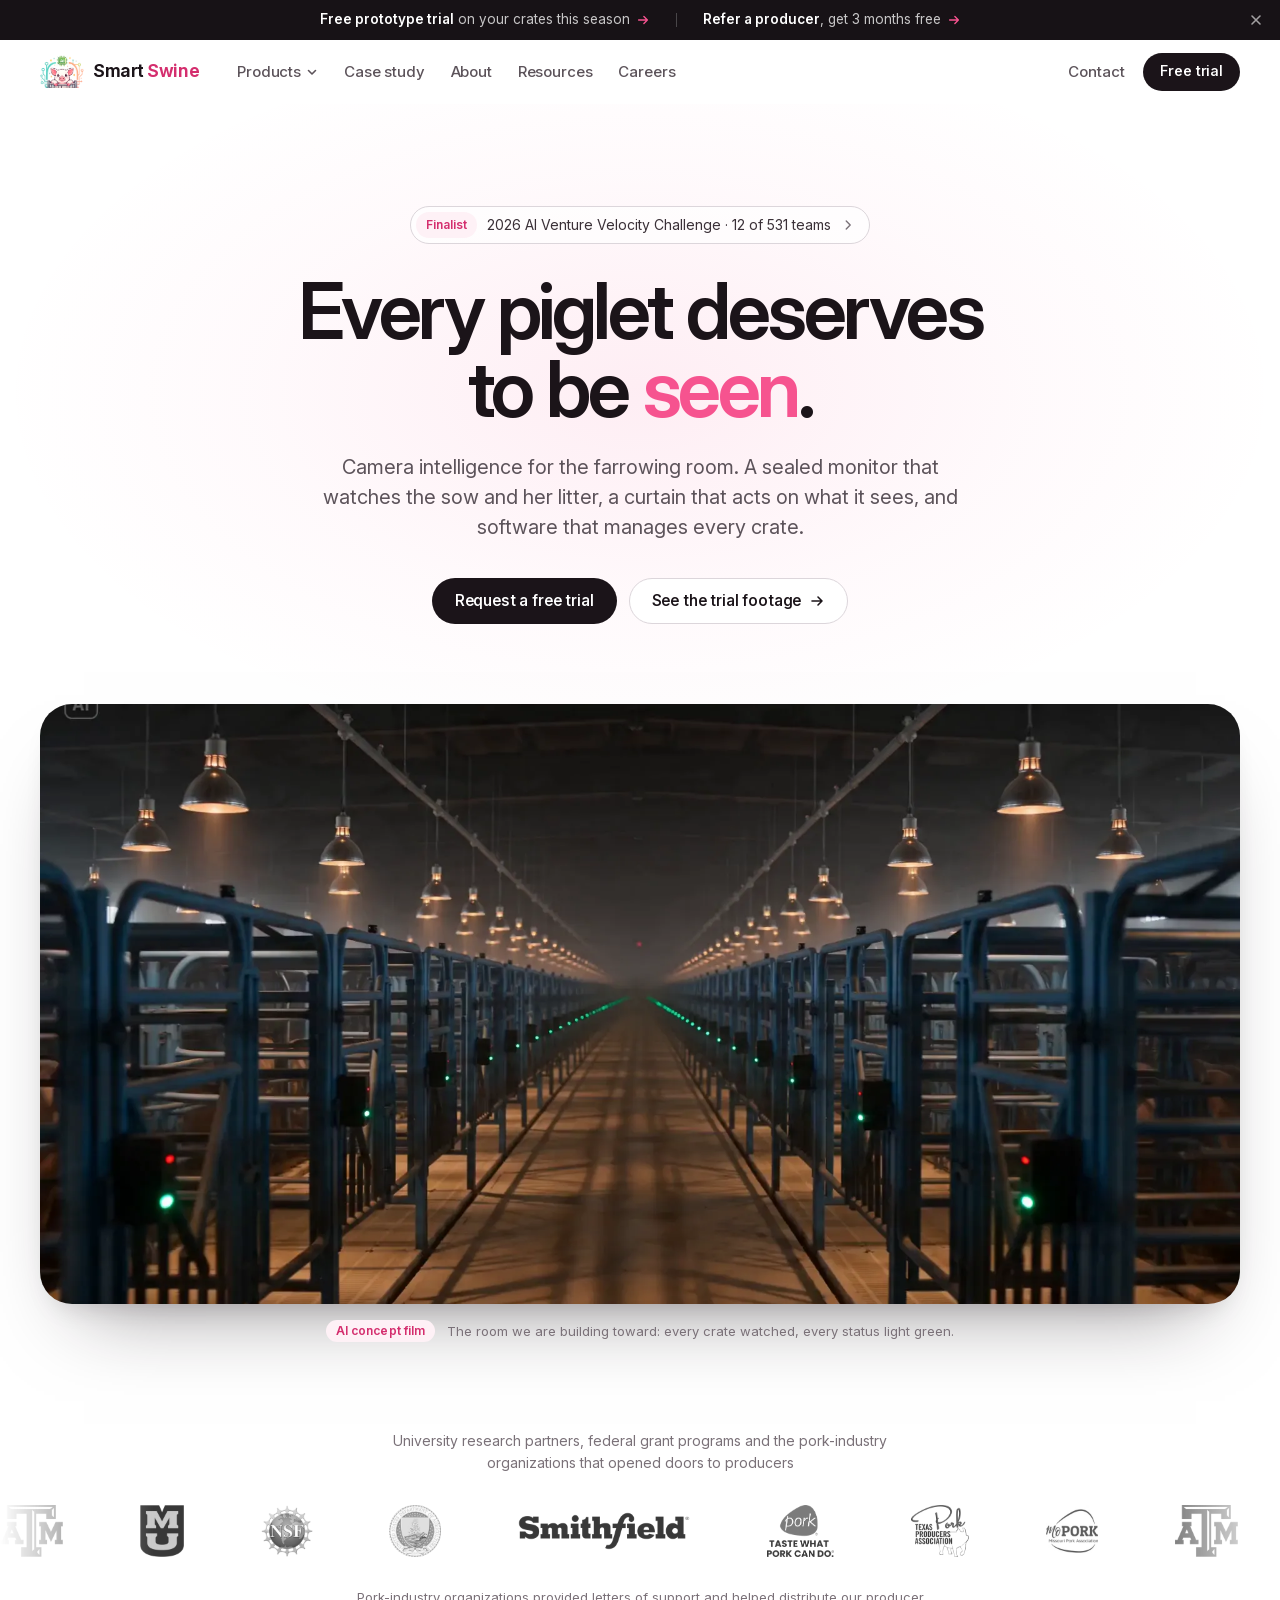
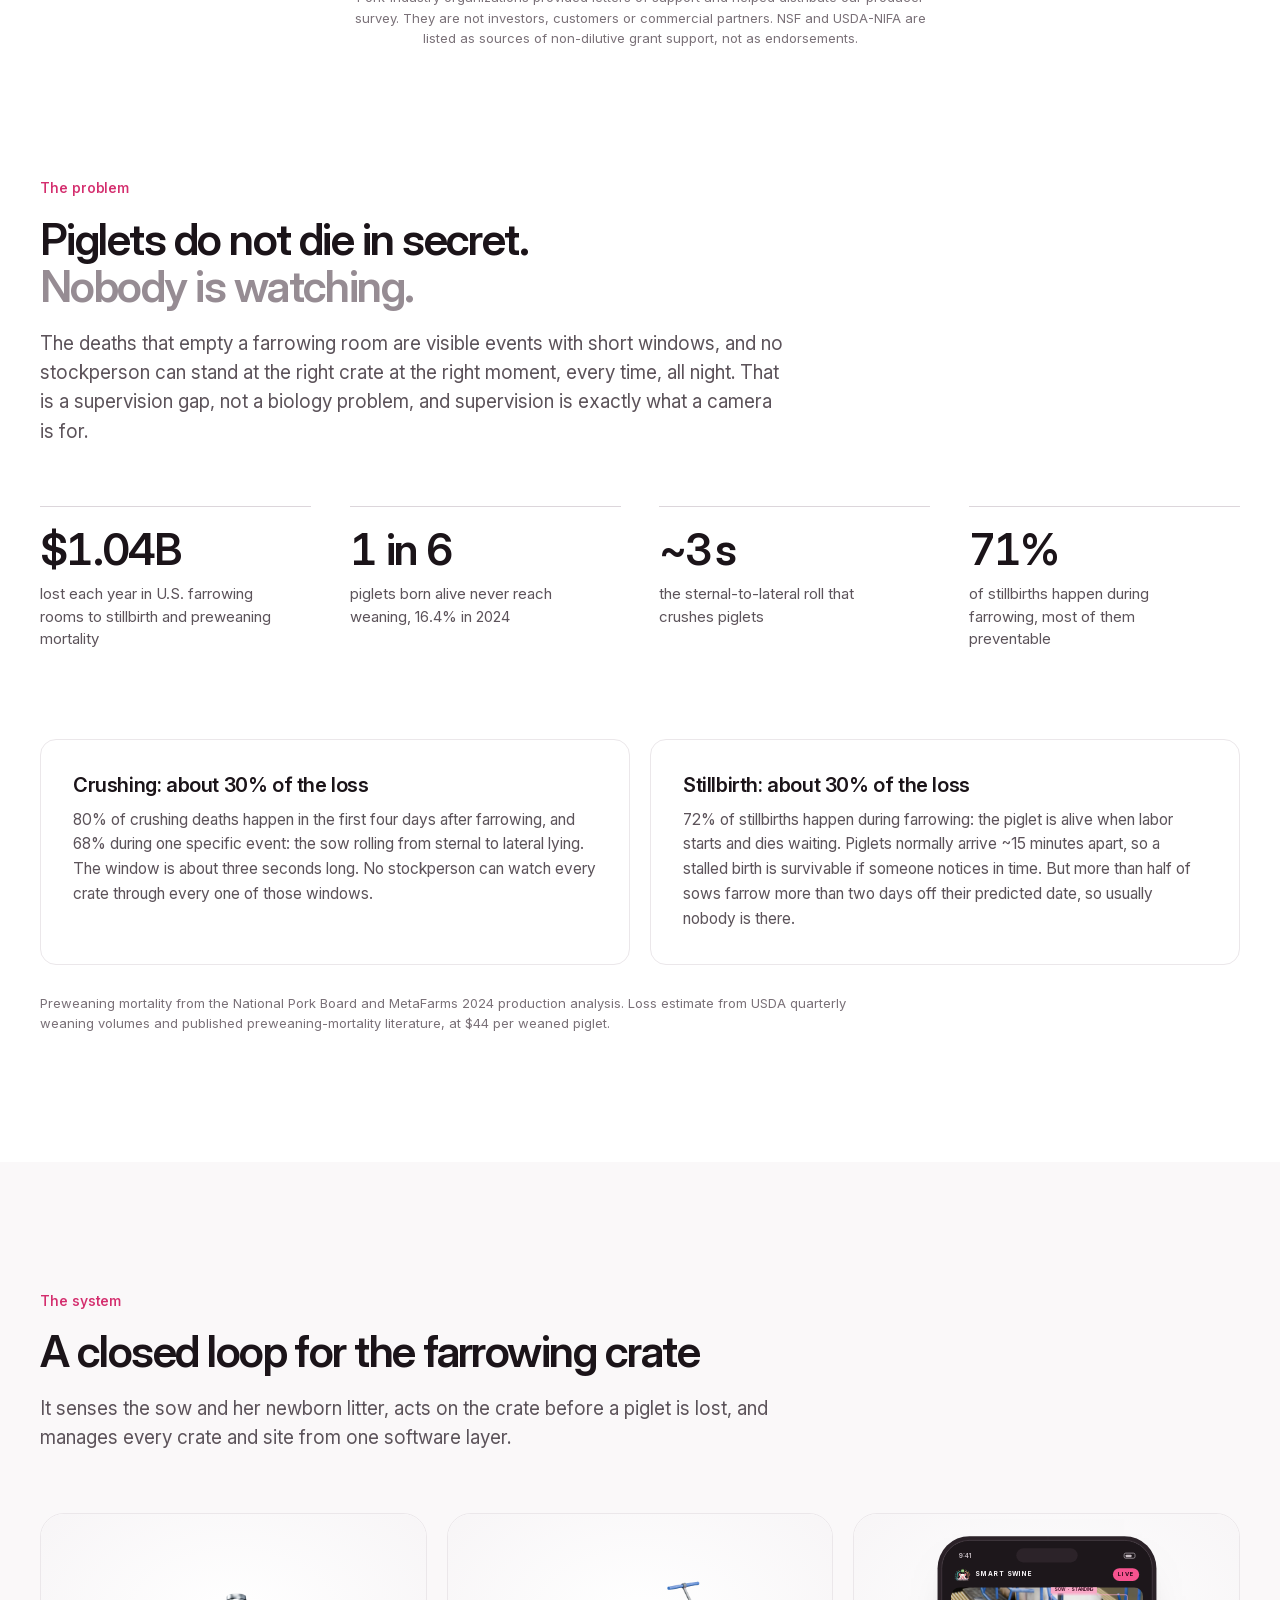
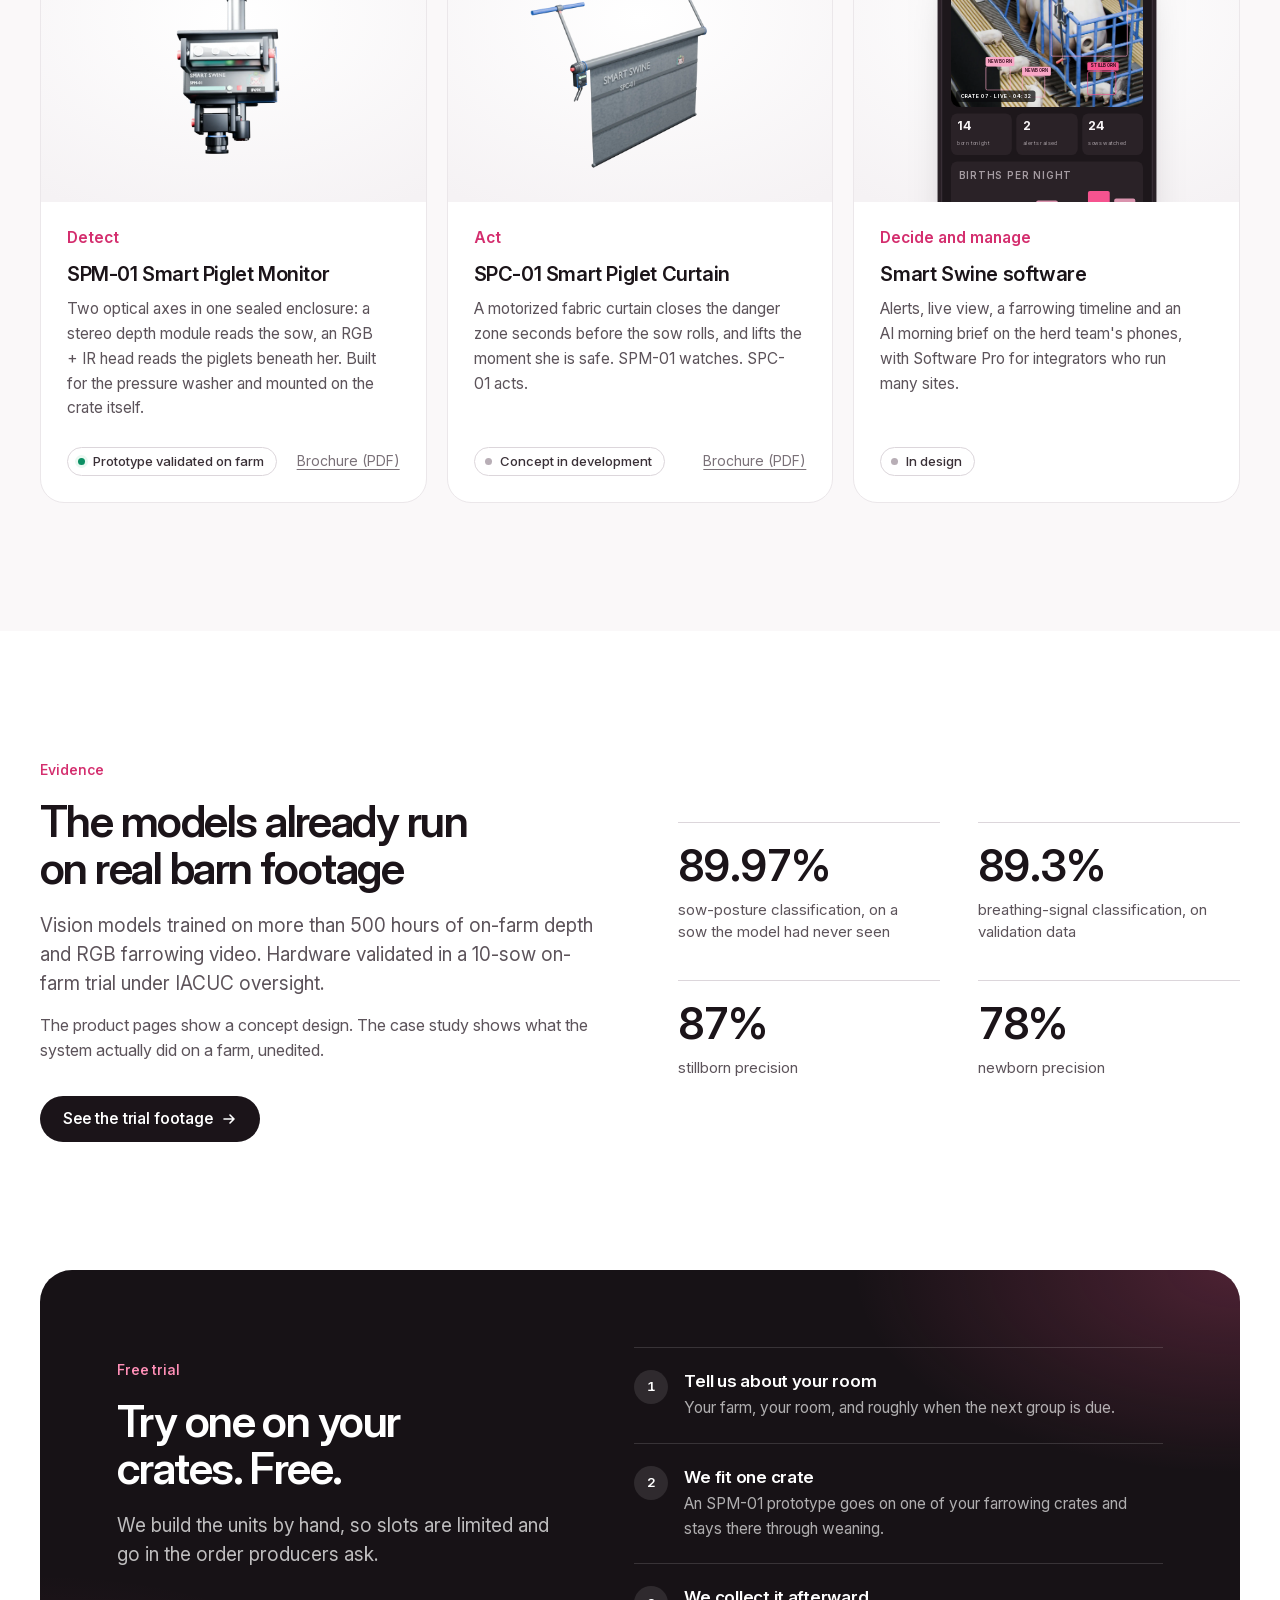
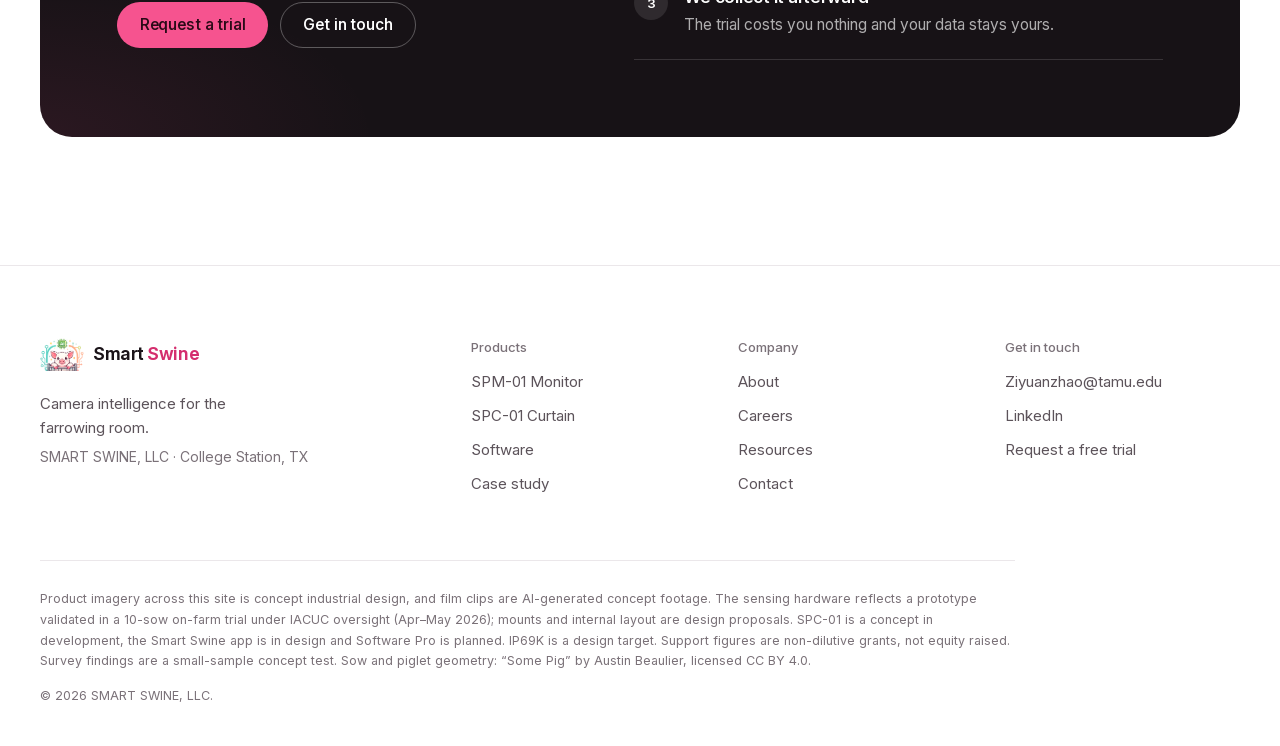
<file: index.html>
<!DOCTYPE html>
<html lang="en">
<head>
<meta charset="UTF-8">
<meta name="viewport" content="width=device-width, initial-scale=1">
<title>Smart Swine · Camera intelligence for the farrowing room</title>
<meta name="description" content="Camera intelligence for the farrowing room: a sealed monitor that watches the sow and her litter, a curtain that acts on what it sees, and software for every crate.">
<meta name="theme-color" content="#ffffff">
<meta property="og:type" content="website">
<meta property="og:site_name" content="Smart Swine">
<meta property="og:title" content="Smart Swine · Camera intelligence for the farrowing room">
<meta property="og:description" content="Camera intelligence for the farrowing room: a sealed monitor that watches the sow and her litter, a curtain that acts on what it sees, and software for every crate.">
<meta property="og:image" content="https://steven068zzy.github.io/smartswine/assets/img/og.jpg">
<meta name="twitter:card" content="summary_large_image">
<link rel="icon" type="image/png" href="assets/img/logo_badge.png">
<link rel="preload" href="assets/fonts/inter-var-latin.woff2" as="font" type="font/woff2" crossorigin>
<link rel="stylesheet" href="css/site.css">
<script>(function(c){c.add("js");try{if(sessionStorage.getItem("ss-topbar-dismissed")==="1")c.add("no-topbar")}catch(e){}setTimeout(function(){if(!window.__ssReady)c.add("rv-all")},3000)})(document.documentElement.classList)</script>
</head>
<body>

<div class="topbar" id="topbar" role="region" aria-label="Current offers">
  <div class="topbar-in">
    <a href="contact.html#pilot"><span><b>Free prototype trial</b> on your crates this season</span><svg class="arr" viewBox="0 0 16 16" aria-hidden="true"><path d="M3 8h10M9 4l4 4-4 4"/></svg></a>
    <span class="topbar-sep" aria-hidden="true"></span>
    <a href="contact.html#refer"><span><b>Refer a producer</b>, get 3 months free</span><svg class="arr" viewBox="0 0 16 16" aria-hidden="true"><path d="M3 8h10M9 4l4 4-4 4"/></svg></a>
    <button class="topbar-x" type="button" aria-label="Dismiss offers"><svg viewBox="0 0 12 12" aria-hidden="true"><path d="M2 2l8 8M10 2l-8 8"/></svg></button>
  </div>
</div>

<header class="nav" id="nav">
  <div class="nav-in">
    <a class="brand" href="index.html" aria-label="Smart Swine home"><img src="assets/img/logo_badge.png" alt="" width="230" height="170"><span>Smart <em>Swine</em></span></a>
    <nav class="nav-links" aria-label="Main">
      <div class="nav-drop">
        <button class="nav-drop-btn" type="button" aria-expanded="false" aria-haspopup="true">Products<svg viewBox="0 0 12 12" aria-hidden="true"><path d="M2.5 4.5L6 8l3.5-3.5"/></svg></button>
        <div class="nav-menu">
          <div class="nav-menu-in">
            <a href="product.html"><b>SPM-01 Monitor</b><span>Sees the sow and her litter</span></a>
            <a href="spc01.html"><b>SPC-01 Curtain</b><span>Acts on what the monitor sees</span></a>
            <a href="software.html"><b>Software</b><span>Manages every crate and site</span></a>
          </div>
        </div>
      </div>
      <a href="barn.html">Case study</a>
      <a href="about.html">About</a>
      <a href="resources.html">Resources</a>
      <a href="careers.html">Careers</a>
    </nav>
    <div class="nav-actions">
      <a class="nav-contact" href="contact.html">Contact</a>
      <a class="btn btn--primary btn--sm" href="contact.html#pilot">Free trial</a>
      <button class="nav-burger" type="button" aria-label="Menu" aria-expanded="false" aria-controls="mobileMenu"><span></span><span></span></button>
    </div>
  </div>
</header>

<nav class="mobile-menu" id="mobileMenu" aria-label="Menu">
  <a href="product.html">SPM-01 Monitor<span>Sees the sow and her litter</span></a>
  <a href="spc01.html">SPC-01 Curtain<span>Acts on what the monitor sees</span></a>
  <a href="software.html">Software<span>Manages every crate and site</span></a>
  <a href="barn.html">Case study</a>
  <a href="about.html">About</a>
  <a href="resources.html">Resources</a>
  <a href="careers.html">Careers</a>
  <a href="contact.html">Contact</a>
  <a class="btn btn--primary" href="contact.html#pilot">Request a free trial</a>
</nav>

<main id="top">
<!-- ===== Hero ===== -->
<section class="hero">
  <div class="wrap">
    <a class="pill" href="https://mays.tamu.edu/news/2026/09/03/ai-venture-velocity-challenge-2026-finalists/" target="_blank" rel="noopener">
      <b>Finalist</b>
      <span>2026 AI Venture Velocity Challenge<span class="pill-more"> · 12 of 531 teams</span></span>
      <svg viewBox="0 0 16 16" aria-hidden="true"><path d="M6 3.5L10.5 8 6 12.5"/></svg><span class="vh"> (opens in a new tab)</span>
    </a>
    <h1>Every piglet deserves<br>to be <em>seen</em>.</h1>
    <p class="hero-sub">Camera intelligence for the farrowing room. A sealed
      monitor that watches the sow and her litter, a curtain that acts on what
      it sees, and software that manages every crate.</p>
    <div class="cta-row cta-row--center">
      <a class="btn btn--primary" href="contact.html#pilot">Request a free trial</a>
      <a class="btn btn--secondary" href="barn.html">See the trial footage<svg class="arr" viewBox="0 0 16 16" aria-hidden="true"><path d="M3 8h10M9 4l4 4-4 4"/></svg></a>
    </div>

    <figure class="hero-media">
      <video class="film" width="1920" height="1080" autoplay muted loop playsinline preload="metadata"
             poster="assets/film/film_aisle_poster.webp"
             aria-label="Slow push down the center aisle of a farrowing room at night, a green status light glowing on every crate, AI-generated concept film">
        <source src="assets/film/film_aisle.mp4" type="video/mp4">
      </video>
      <figcaption class="cap cap--center"><span class="tag tag--ai">AI concept film</span>The
        room we are building toward: every crate watched, every status light green.</figcaption>
    </figure>
  </div>
</section>

<!-- ===== Partners ===== -->
<section class="logos" id="partners" aria-label="Partners and support">
  <div class="wrap">
    <p class="logos-label">University research partners, federal grant programs
      and the pork-industry organizations that opened doors to producers</p>
  </div>
  <div class="marquee" role="img" aria-label="Partner logos: Texas A&amp;M University, University of Missouri, U.S. National Science Foundation, USDA, Smithfield, National Pork Board, Texas Pork Producers Association, Missouri Pork Association">
    <div class="marquee-track">
      <div class="marquee-set">
        <img loading="eager" decoding="async" height="52" src="assets/logos/tamu.webp" alt=""><img loading="eager" decoding="async" height="52" src="assets/logos/mizzou.webp" alt=""><img loading="eager" decoding="async" height="52" src="assets/logos/nsf.webp" alt=""><img loading="eager" decoding="async" height="52" src="assets/logos/usda.webp" alt=""><img loading="eager" decoding="async" height="52" src="assets/logos/smithfield.webp" alt=""><img loading="eager" decoding="async" height="52" src="assets/logos/npb.webp" alt=""><img loading="eager" decoding="async" height="52" src="assets/logos/tppa.webp" alt=""><img loading="eager" decoding="async" height="52" src="assets/logos/mpa.webp" alt="">
      </div>
      <div class="marquee-set" aria-hidden="true">
        <img loading="eager" decoding="async" height="52" src="assets/logos/tamu.webp" alt=""><img loading="eager" decoding="async" height="52" src="assets/logos/mizzou.webp" alt=""><img loading="eager" decoding="async" height="52" src="assets/logos/nsf.webp" alt=""><img loading="eager" decoding="async" height="52" src="assets/logos/usda.webp" alt=""><img loading="eager" decoding="async" height="52" src="assets/logos/smithfield.webp" alt=""><img loading="eager" decoding="async" height="52" src="assets/logos/npb.webp" alt=""><img loading="eager" decoding="async" height="52" src="assets/logos/tppa.webp" alt=""><img loading="eager" decoding="async" height="52" src="assets/logos/mpa.webp" alt="">
      </div>
      <div class="marquee-set" aria-hidden="true">
        <img loading="eager" decoding="async" height="52" src="assets/logos/tamu.webp" alt=""><img loading="eager" decoding="async" height="52" src="assets/logos/mizzou.webp" alt=""><img loading="eager" decoding="async" height="52" src="assets/logos/nsf.webp" alt=""><img loading="eager" decoding="async" height="52" src="assets/logos/usda.webp" alt=""><img loading="eager" decoding="async" height="52" src="assets/logos/smithfield.webp" alt=""><img loading="eager" decoding="async" height="52" src="assets/logos/npb.webp" alt=""><img loading="eager" decoding="async" height="52" src="assets/logos/tppa.webp" alt=""><img loading="eager" decoding="async" height="52" src="assets/logos/mpa.webp" alt="">
      </div>
      <div class="marquee-set" aria-hidden="true">
        <img loading="eager" decoding="async" height="52" src="assets/logos/tamu.webp" alt=""><img loading="eager" decoding="async" height="52" src="assets/logos/mizzou.webp" alt=""><img loading="eager" decoding="async" height="52" src="assets/logos/nsf.webp" alt=""><img loading="eager" decoding="async" height="52" src="assets/logos/usda.webp" alt=""><img loading="eager" decoding="async" height="52" src="assets/logos/smithfield.webp" alt=""><img loading="eager" decoding="async" height="52" src="assets/logos/npb.webp" alt=""><img loading="eager" decoding="async" height="52" src="assets/logos/tppa.webp" alt=""><img loading="eager" decoding="async" height="52" src="assets/logos/mpa.webp" alt="">
      </div>
    </div>
  </div>
  <div class="wrap">
    <p class="note">Pork-industry organizations provided letters of support and
      helped distribute our producer survey. They are not investors, customers or
      commercial partners. NSF and USDA-NIFA are listed as sources of
      non-dilutive grant support, not as endorsements.</p>
  </div>
</section>

<!-- ===== Problem ===== -->
<section class="section" id="problem">
  <div class="wrap">
    <header class="shead">
      <p class="eyebrow">The problem</p>
      <h2 class="rv">Piglets do not die in secret. <span class="soft">Nobody is watching.</span></h2>
      <p class="lede rv">The deaths that empty a farrowing room are visible events
        with short windows, and no stockperson can stand at the right crate at the
        right moment, every time, all night. That is a supervision gap, not a
        biology problem, and supervision is exactly what a camera is for.</p>
    </header>

    <div class="metrics">
      <div class="metric rv"><strong data-count="1.05" data-prefix="$" data-dec="2" data-suffix="B">$1.05B</strong><span>lost each year in U.S. farrowing rooms to stillbirth and preweaning mortality</span></div>
      <div class="metric rv"><strong data-count="6" data-prefix="1 in ">1 in 6</strong><span>piglets born alive never reach weaning, 16.4% in 2024</span></div>
      <div class="metric rv"><strong data-count="3" data-prefix="~" data-suffix="&thinsp;s">~3&thinsp;s</strong><span>the sternal-to-lateral roll that crushes piglets</span></div>
      <div class="metric rv"><strong data-count="72" data-suffix="%">72%</strong><span>of stillbirths happen during farrowing, most of them preventable</span></div>
    </div>

    <div class="grid g2 mt-l">
      <article class="card rv">
        <h3>Crushing: about 30% of the loss</h3>
        <p>80% of crushing deaths happen in the first four days after farrowing, and
          68% during one specific event: the sow rolling from sternal to lateral
          lying. The window is about three seconds long. No stockperson can watch
          every crate through every one of those windows.</p>
      </article>
      <article class="card rv">
        <h3>Stillbirth: about 30% of the loss</h3>
        <p>72% of stillbirths happen during farrowing: the piglet is alive when
          labor starts and dies waiting. Piglets normally arrive ~15 minutes apart,
          so a stalled birth is survivable if someone notices in time. But more than
          half of sows farrow more than two days off their predicted date, so
          usually nobody is there.</p>
      </article>
    </div>
    <p class="note rv">Preweaning mortality from the National Pork Board and
      MetaFarms 2024 production analysis. Loss estimate from USDA quarterly
      weaning volumes and published preweaning-mortality literature, at $44 per
      weaned piglet.</p>
  </div>
</section>

<!-- ===== The system: three product lines ===== -->
<section class="section section--alt" id="system">
  <div class="wrap">
    <header class="shead">
      <p class="eyebrow">The system</p>
      <h2 class="rv">A closed loop for the farrowing crate</h2>
      <p class="lede rv">It senses the sow and her newborn litter, acts on the
        crate before a piglet is lost, and manages every crate and site from one
        software layer.</p>
    </header>

    <div class="grid g3">
      <article class="pcard rv">
        <div class="pcard-stage stage">
          <img src="assets/img/hero_static.webp" alt="SPM-01 Smart Piglet Monitor, concept industrial design render" width="1440" height="1440" loading="lazy">
        </div>
        <div class="pcard-body">
          <p class="pcard-role">Detect</p>
          <h3><a href="product.html">SPM-01 Smart Piglet Monitor</a></h3>
          <p>Two optical axes in one sealed enclosure: a stereo depth module
            reads the sow, an RGB + IR head reads the piglets beneath her. Built
            for the pressure washer and mounted on the crate itself.</p>
          <div class="pcard-foot">
            <span class="status status--ok">Prototype validated on farm</span>
            <a href="SPM-01_Product_Brochure.pdf" download>Brochure (PDF)</a>
          </div>
        </div>
      </article>

      <article class="pcard rv">
        <div class="pcard-stage stage">
          <img src="assets/travel/trav_047.webp" alt="SPC-01 Smart Piglet Curtain, concept industrial design render" width="1440" height="1440" loading="lazy">
        </div>
        <div class="pcard-body">
          <p class="pcard-role">Act</p>
          <h3><a href="spc01.html">SPC-01 Smart Piglet Curtain</a></h3>
          <p>A motorized fabric curtain closes the danger zone seconds before
            the sow rolls, and lifts the moment she is safe. SPM-01 watches.
            SPC-01 acts.</p>
          <div class="pcard-foot">
            <span class="status">Concept in development</span>
            <a href="SPC-01_Product_Brochure.pdf" download>Brochure (PDF)</a>
          </div>
        </div>
      </article>

      <article class="pcard rv">
        <div class="pcard-stage stage" aria-hidden="true">
          <div class="phone phone-peek">
            <div class="phone-notch"></div>
            <div class="phone-status"><span>9:41</span><i></i></div>
            <div class="phone-head"><img src="assets/img/logo_badge.png" alt=""><span>SMART SWINE</span><span class="live">LIVE</span></div>
            <div class="phone-feed">
              <img src="assets/img/app_feed.webp" alt="" loading="lazy">
              <span class="dbox" style="left:52%;top:6%;width:40%;height:52%"><i>SOW · STANDING</i></span>
              <span class="dbox" style="left:18%;top:66%;width:13%;height:20%"><i>NEWBORN</i></span>
              <span class="dbox" style="left:37%;top:74%;width:12%;height:18%"><i>NEWBORN</i></span>
              <span class="dbox hot" style="left:71%;top:70%;width:15%;height:20%"><i>STILLBORN</i></span>
              <span class="feed-tag">CRATE 07 · LIVE · 04:32</span>
            </div>
            <div class="phone-stats">
              <div><strong>14</strong><span>born tonight</span></div>
              <div><strong>2</strong><span>alerts raised</span></div>
              <div><strong>24</strong><span>sows watched</span></div>
            </div>
            <div class="phone-chart">
              <p class="phone-k">BIRTHS PER NIGHT</p>
              <div class="bars"><i style="--h:42%"></i><i style="--h:58%"></i><i style="--h:34%"></i><i style="--h:66%"></i><i style="--h:52%"></i><i class="hot" style="--h:92%"></i><i style="--h:70%"></i></div>
            </div>
          </div>
        </div>
        <div class="pcard-body">
          <p class="pcard-role">Decide and manage</p>
          <h3><a href="software.html">Smart Swine software</a></h3>
          <p>Alerts, live view, a farrowing timeline and an AI morning brief on
            the herd team's phones, with Software Pro for integrators who run
            many sites.</p>
          <div class="pcard-foot">
            <span class="status">In design</span>
          </div>
        </div>
      </article>
    </div>
  </div>
</section>

<!-- ===== Evidence ===== -->
<section class="section" id="evidence">
  <div class="wrap">
    <div class="split">
      <header>
        <p class="eyebrow">Evidence</p>
        <h2 class="rv">The models already run on real barn footage</h2>
        <p class="lede rv" style="margin-top:18px">Vision models trained on more than
          500 hours of on-farm depth and RGB farrowing video. Hardware validated
          in a 10-sow on-farm trial under IACUC oversight.</p>
        <p class="rv" style="margin-top:14px">The product pages show a concept design.
          The case study shows what the system actually did on a farm, unedited.</p>
        <div class="cta-row rv">
          <a class="btn btn--primary" href="barn.html">See the trial footage<svg class="arr" viewBox="0 0 16 16" aria-hidden="true"><path d="M3 8h10M9 4l4 4-4 4"/></svg></a>
        </div>
      </header>
      <div class="metrics metrics--2">
        <div class="metric rv"><strong data-count="99.15" data-dec="2" data-suffix="%">99.15%</strong><span>sow-posture classification, on a sow the model had never seen</span></div>
        <div class="metric rv"><strong data-count="98.4" data-dec="1" data-suffix="%">98.4%</strong><span>breathing-signal classification, on validation data</span></div>
        <div class="metric rv"><strong data-count="96" data-suffix="%">96%</strong><span>stillborn precision</span></div>
        <div class="metric rv"><strong data-count="86" data-suffix="%">86%</strong><span>newborn precision</span></div>
      </div>
    </div>
  </div>
</section>

<!-- ===== Free trial ===== -->
<section class="section section--flush" id="trial">
  <div class="wrap">
    <div class="panel panel--dark rv">
      <div class="panel-grid">
        <div>
          <p class="eyebrow">Free trial</p>
          <h2>Try one on your crates. Free.</h2>
          <p class="lede" style="margin-top:18px">We build the units by hand, so
            slots are limited and go in the order producers ask.</p>
          <div class="cta-row">
            <a class="btn btn--pink" href="contact.html#pilot">Request a trial</a>
            <a class="btn btn--ghost" href="contact.html">Get in touch</a>
          </div>
        </div>
        <div class="steps">
          <div class="step">
            <span class="step-n">1</span>
            <h3>Tell us about your room</h3>
            <p>Your farm, your room, and roughly when the next group is due.</p>
          </div>
          <div class="step">
            <span class="step-n">2</span>
            <h3>We fit one crate</h3>
            <p>An SPM-01 prototype goes on one of your farrowing crates and stays
              there through weaning.</p>
          </div>
          <div class="step">
            <span class="step-n">3</span>
            <h3>We collect it afterward</h3>
            <p>The trial costs you nothing and your data stays yours.</p>
          </div>
        </div>
      </div>
    </div>
  </div>
</section>

</main>

<footer class="foot">
  <div class="wrap">
    <div class="foot-grid">
      <div class="foot-brand">
        <a class="brand" href="index.html" aria-label="Smart Swine home"><img src="assets/img/logo_badge.png" alt="" width="230" height="170"><span>Smart <em>Swine</em></span></a>
        <p>Camera intelligence for the farrowing room.</p>
        <p class="foot-meta">SMART SWINE, LLC · College Station, TX</p>
      </div>
      <div>
        <h5>Products</h5>
        <div class="foot-links">
          <a href="product.html">SPM-01 Monitor</a>
          <a href="spc01.html">SPC-01 Curtain</a>
          <a href="software.html">Software</a>
          <a href="barn.html">Case study</a>
        </div>
      </div>
      <div>
        <h5>Company</h5>
        <div class="foot-links">
          <a href="about.html">About</a>
          <a href="careers.html">Careers</a>
          <a href="resources.html">Resources</a>
          <a href="contact.html">Contact</a>
        </div>
      </div>
      <div>
        <h5>Get in touch</h5>
        <div class="foot-links">
          <a href="mailto:Ziyuanzhao@tamu.edu">Ziyuanzhao@tamu.edu</a>
          <a href="https://www.linkedin.com/company/133423991/" rel="noopener" target="_blank">LinkedIn</a>
          <a href="contact.html#pilot">Request a free trial</a>
        </div>
      </div>
    </div>
    <p class="foot-fine">Product imagery across this site is concept industrial design, and film clips are AI-generated concept footage. The sensing hardware reflects a prototype validated in a 10-sow on-farm trial under IACUC oversight (Apr–May 2026); mounts and internal layout are design proposals. SPC-01 is a concept in development, the Smart Swine app is in design and Software Pro is planned. IP69K is a design target. Support figures are non-dilutive grants, not equity raised. Survey findings are a small-sample concept test. Sow and piglet geometry: “Some Pig” by Austin Beaulier, licensed CC&nbsp;BY&nbsp;4.0.</p>
    <p class="foot-copy">© 2026 SMART SWINE, LLC.</p>
  </div>
</footer>

<script src="js/site.js"></script>
</body>
</html>
</file>
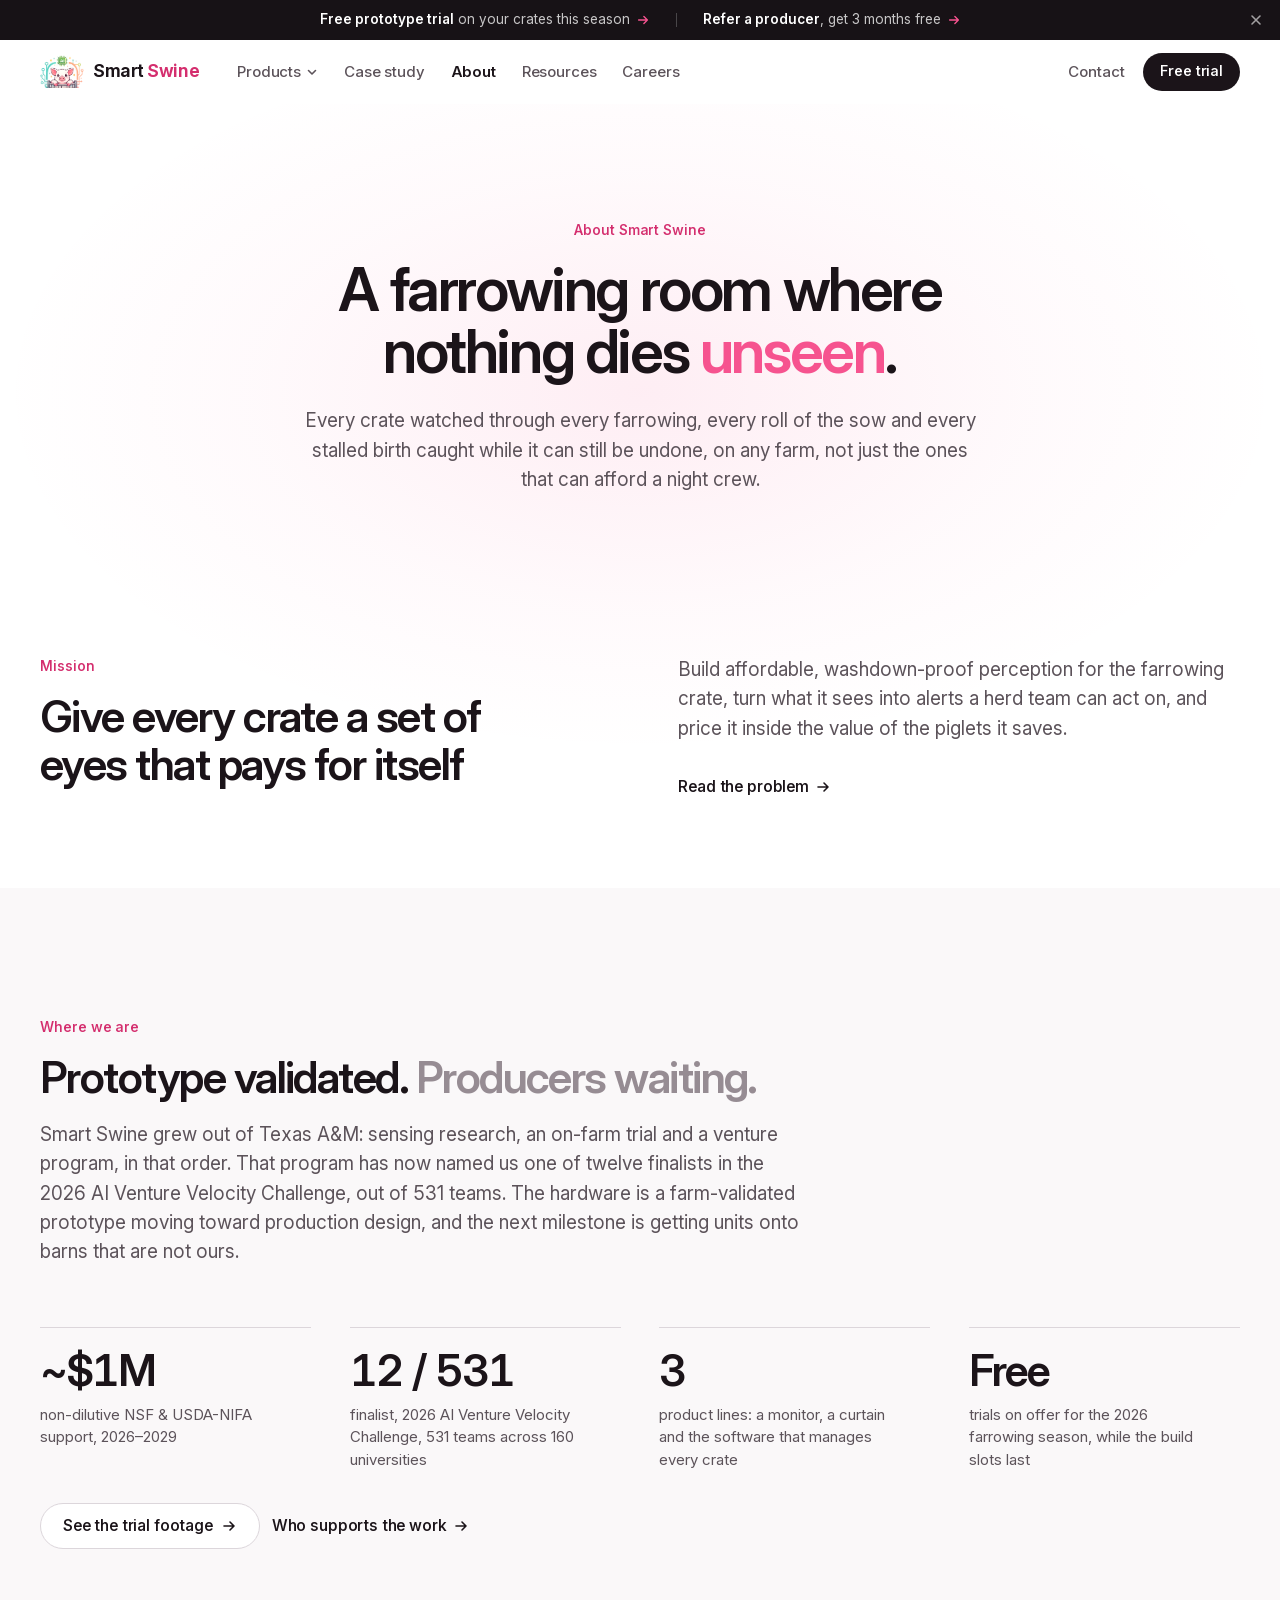
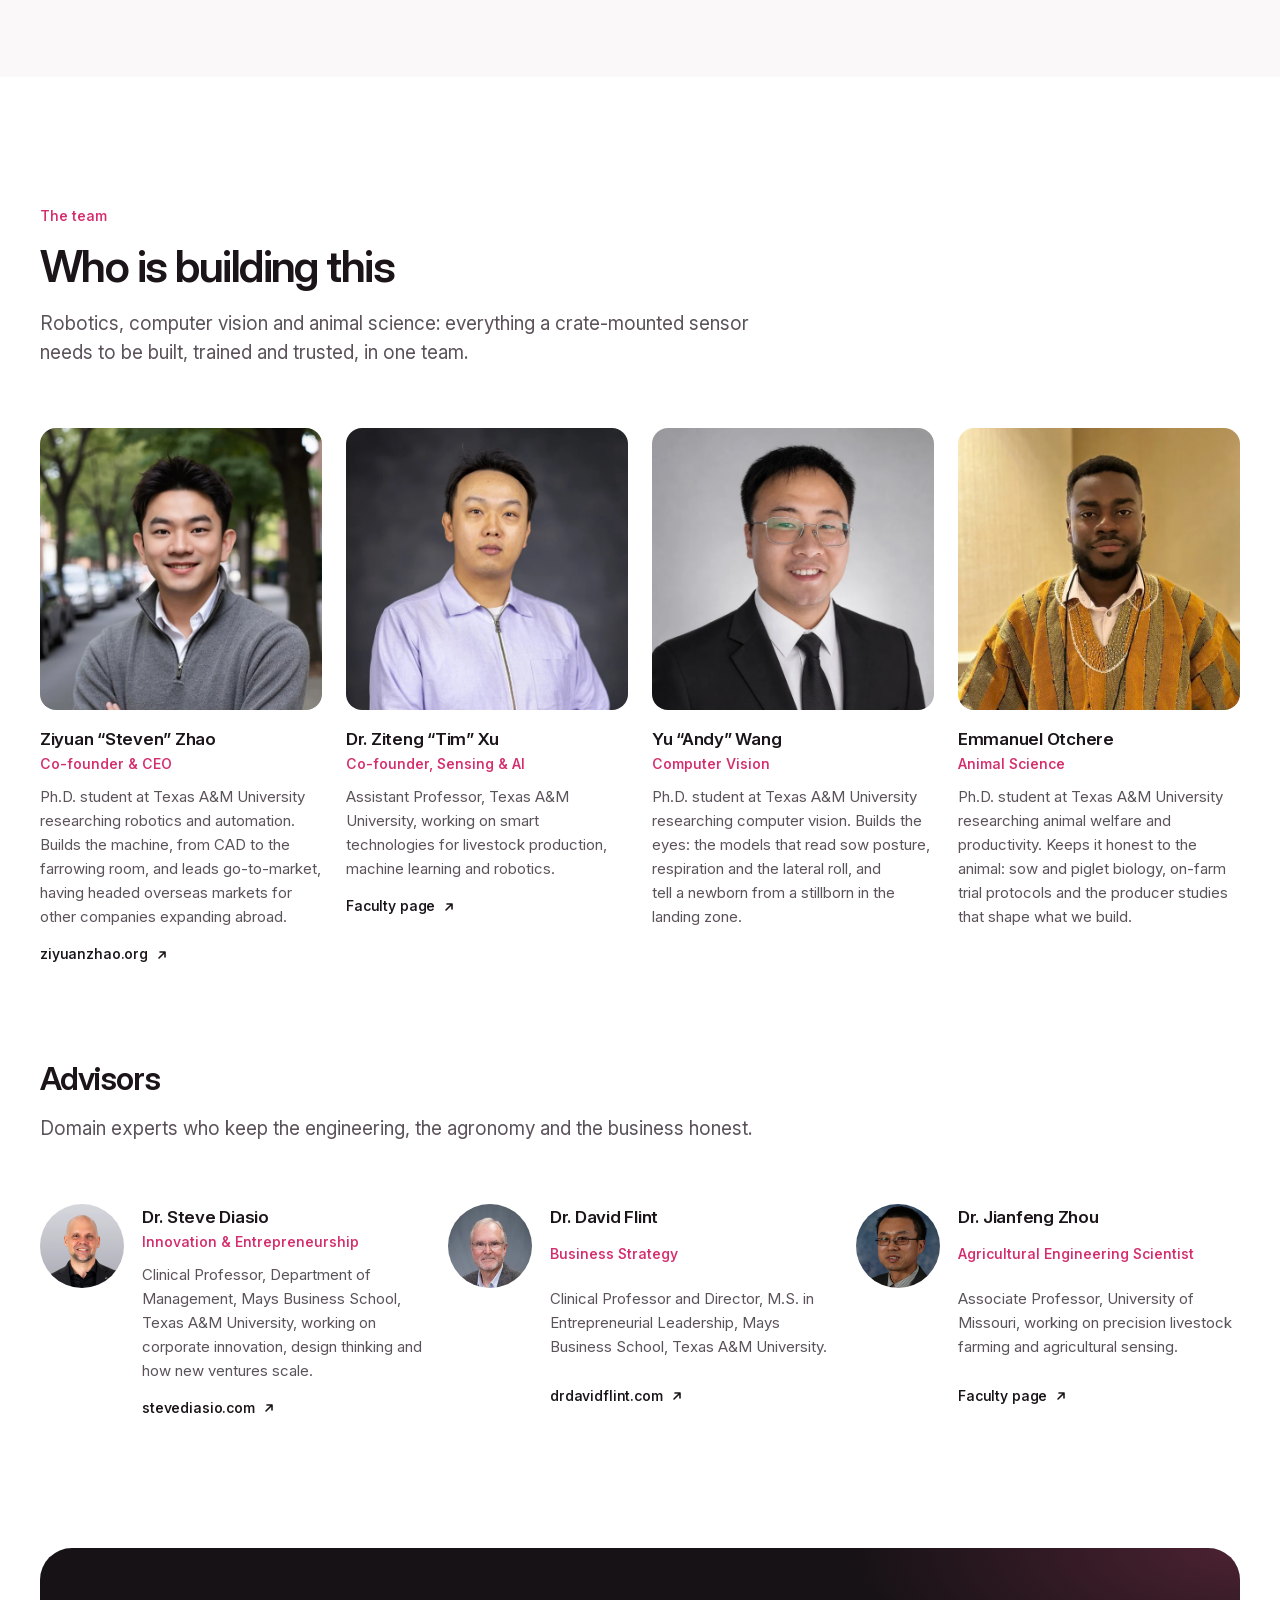
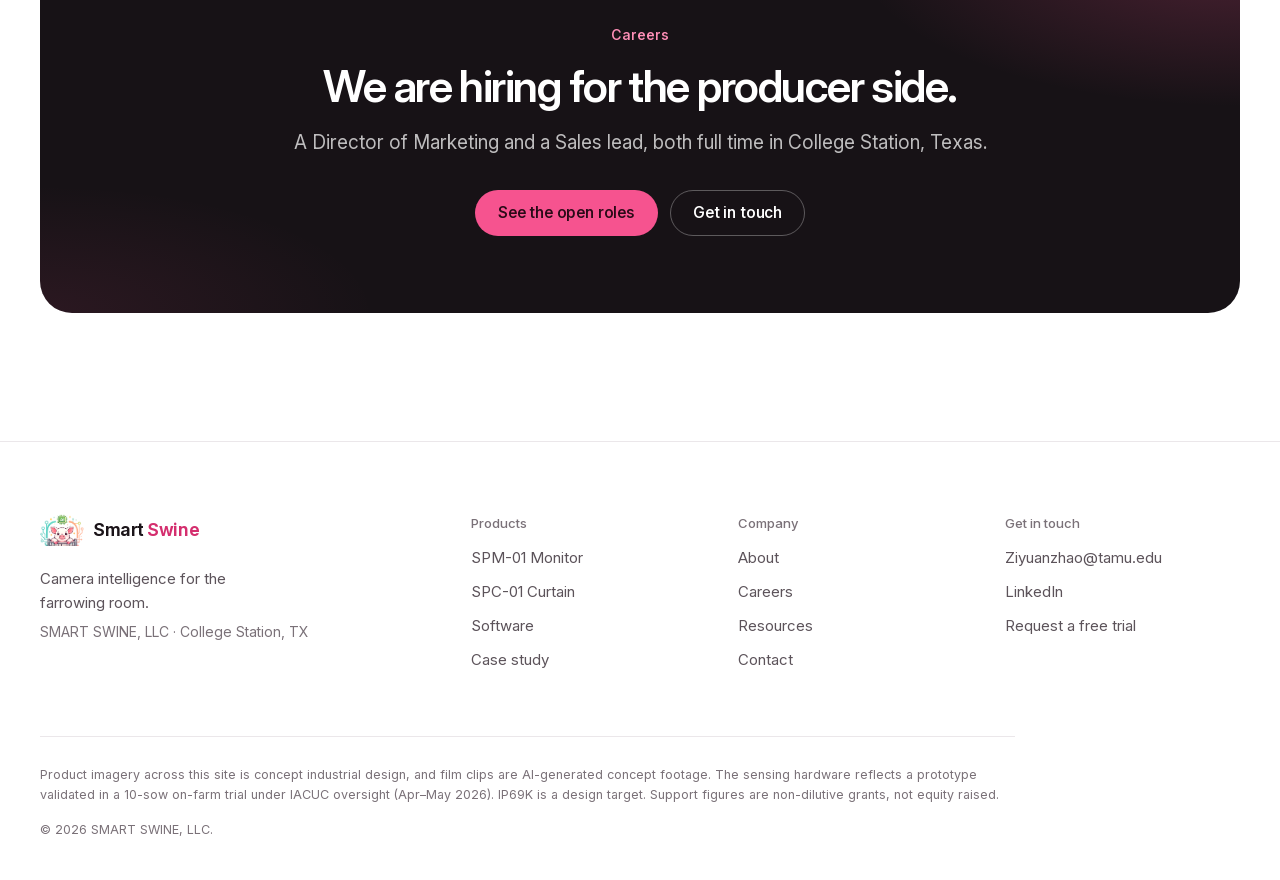
<file: about.html>
<!DOCTYPE html>
<html lang="en">
<head>
<meta charset="UTF-8">
<meta name="viewport" content="width=device-width, initial-scale=1">
<title>About · Smart Swine</title>
<meta name="description" content="Smart Swine, LLC builds camera intelligence for the farrowing room. Vision, mission, where the company stands, the team and the advisors.">
<meta name="theme-color" content="#ffffff">
<meta property="og:type" content="website">
<meta property="og:site_name" content="Smart Swine">
<meta property="og:title" content="About · Smart Swine">
<meta property="og:description" content="Smart Swine, LLC builds camera intelligence for the farrowing room. Vision, mission, where the company stands, the team and the advisors.">
<meta property="og:image" content="https://steven068zzy.github.io/smartswine/assets/img/og.jpg">
<meta name="twitter:card" content="summary_large_image">
<link rel="icon" type="image/png" href="assets/img/logo_badge.png">
<link rel="preload" href="assets/fonts/inter-var-latin.woff2" as="font" type="font/woff2" crossorigin>
<link rel="stylesheet" href="css/site.css">
<script>(function(c){c.add("js");try{if(sessionStorage.getItem("ss-topbar-dismissed")==="1")c.add("no-topbar")}catch(e){}setTimeout(function(){if(!window.__ssReady)c.add("rv-all")},3000)})(document.documentElement.classList)</script>
</head>
<body>

<div class="topbar" id="topbar" role="region" aria-label="Current offers">
  <div class="topbar-in">
    <a href="contact.html#pilot"><span><b>Free prototype trial</b> on your crates this season</span><svg class="arr" viewBox="0 0 16 16" aria-hidden="true"><path d="M3 8h10M9 4l4 4-4 4"/></svg></a>
    <span class="topbar-sep" aria-hidden="true"></span>
    <a href="contact.html#refer"><span><b>Refer a producer</b>, get 3 months free</span><svg class="arr" viewBox="0 0 16 16" aria-hidden="true"><path d="M3 8h10M9 4l4 4-4 4"/></svg></a>
    <button class="topbar-x" type="button" aria-label="Dismiss offers"><svg viewBox="0 0 12 12" aria-hidden="true"><path d="M2 2l8 8M10 2l-8 8"/></svg></button>
  </div>
</div>

<header class="nav" id="nav">
  <div class="nav-in">
    <a class="brand" href="index.html" aria-label="Smart Swine home"><img src="assets/img/logo_badge.png" alt="" width="230" height="170"><span>Smart <em>Swine</em></span></a>
    <nav class="nav-links" aria-label="Main">
      <div class="nav-drop">
        <button class="nav-drop-btn" type="button" aria-expanded="false" aria-haspopup="true">Products<svg viewBox="0 0 12 12" aria-hidden="true"><path d="M2.5 4.5L6 8l3.5-3.5"/></svg></button>
        <div class="nav-menu">
          <div class="nav-menu-in">
            <a href="product.html"><b>SPM-01 Monitor</b><span>Sees the sow and her litter</span></a>
            <a href="spc01.html"><b>SPC-01 Curtain</b><span>Acts on what the monitor sees</span></a>
            <a href="software.html"><b>Software</b><span>Manages every crate and site</span></a>
          </div>
        </div>
      </div>
      <a href="barn.html">Case study</a>
      <a href="about.html" aria-current="page">About</a>
      <a href="resources.html">Resources</a>
      <a href="careers.html">Careers</a>
    </nav>
    <div class="nav-actions">
      <a class="nav-contact" href="contact.html">Contact</a>
      <a class="btn btn--primary btn--sm" href="contact.html#pilot">Free trial</a>
      <button class="nav-burger" type="button" aria-label="Menu" aria-expanded="false" aria-controls="mobileMenu"><span></span><span></span></button>
    </div>
  </div>
</header>

<nav class="mobile-menu" id="mobileMenu" aria-label="Menu">
  <a href="product.html">SPM-01 Monitor<span>Sees the sow and her litter</span></a>
  <a href="spc01.html">SPC-01 Curtain<span>Acts on what the monitor sees</span></a>
  <a href="software.html">Software<span>Manages every crate and site</span></a>
  <a href="barn.html">Case study</a>
  <a href="about.html" aria-current="page">About</a>
  <a href="resources.html">Resources</a>
  <a href="careers.html">Careers</a>
  <a href="contact.html">Contact</a>
  <a class="btn btn--primary" href="contact.html#pilot">Request a free trial</a>
</nav>

<main id="top">
<!-- ===== Hero: the vision ===== -->
<section class="page-hero">
  <div class="wrap">
    <p class="eyebrow">About Smart Swine</p>
    <h1>A farrowing room where nothing dies <em>unseen</em>.</h1>
    <p class="lede">Every crate watched through every farrowing, every roll of
      the sow and every stalled birth caught while it can still be undone, on
      any farm, not just the ones that can afford a night crew.</p>
  </div>
</section>

<!-- ===== Mission ===== -->
<section class="section section--tight" id="mission">
  <div class="wrap">
    <div class="split split--top">
      <div>
        <p class="eyebrow">Mission</p>
        <h2 class="rv">Give every crate a set of eyes that pays for itself</h2>
      </div>
      <div>
        <p class="lede rv">Build affordable, washdown-proof perception for the
          farrowing crate, turn what it sees into alerts a herd team can act on,
          and price it inside the value of the piglets it saves.</p>
        <div class="cta-row rv">
          <a class="link" href="index.html#problem">Read the problem<svg class="arr" viewBox="0 0 16 16" aria-hidden="true"><path d="M3 8h10M9 4l4 4-4 4"/></svg></a>
        </div>
      </div>
    </div>
  </div>
</section>

<!-- ===== Where we are ===== -->
<section class="section section--alt" id="status">
  <div class="wrap">
    <header class="shead">
      <p class="eyebrow">Where we are</p>
      <h2 class="rv">Prototype validated. <span class="soft">Producers waiting.</span></h2>
      <p class="lede rv">Smart Swine grew out of Texas A&amp;M: sensing research,
        an on-farm trial and a venture program, in that order. That program has
        now named us one of twelve finalists in the 2026 AI Venture Velocity
        Challenge, out of 531 teams. The hardware is a farm-validated prototype
        moving toward production design, and the next milestone is getting units
        onto barns that are not ours.</p>
    </header>

    <div class="metrics">
      <div class="metric rv"><strong>~$1M</strong><span>non-dilutive NSF &amp; USDA-NIFA support, 2026–2029</span></div>
      <div class="metric rv"><strong>12 / 531</strong><span>finalist, 2026 AI Venture Velocity Challenge, 531 teams across 160 universities</span></div>
      <div class="metric rv"><strong>3</strong><span>product lines: a monitor, a curtain and the software that manages every crate</span></div>
      <div class="metric rv"><strong>Free</strong><span>trials on offer for the 2026 farrowing season, while the build slots last</span></div>
    </div>

    <div class="cta-row rv mt-m">
      <a class="btn btn--secondary" href="barn.html">See the trial footage<svg class="arr" viewBox="0 0 16 16" aria-hidden="true"><path d="M3 8h10M9 4l4 4-4 4"/></svg></a>
      <a class="link" href="index.html#partners">Who supports the work<svg class="arr" viewBox="0 0 16 16" aria-hidden="true"><path d="M3 8h10M9 4l4 4-4 4"/></svg></a>
    </div>
  </div>
</section>

<!-- ===== Team ===== -->
<section class="section" id="team">
  <div class="wrap">
    <header class="shead">
      <p class="eyebrow">The team</p>
      <h2 class="rv">Who is building this</h2>
      <p class="lede rv">Robotics, computer vision and animal science: everything
        a crate-mounted sensor needs to be built, trained and trusted, in one
        team.</p>
    </header>

    <div class="people">
      <article class="person rv">
        <img src="assets/team/steven.webp" alt="Ziyuan “Steven” Zhao" width="640" height="640" loading="lazy">
        <h3>Ziyuan “Steven” Zhao</h3>
        <p class="role">Co-founder &amp; CEO</p>
        <p class="bio">Ph.D. student at Texas A&amp;M University researching robotics
          and automation. Builds the machine, from CAD to the farrowing room,
          and leads go-to-market, having headed overseas markets for other
          companies expanding abroad.</p>
        <a class="link" href="https://ziyuanzhao.org/" target="_blank" rel="noopener">ziyuanzhao.org<svg class="ext" viewBox="0 0 16 16" aria-hidden="true"><path d="M5 11l6-6M6 5h5v5"/></svg><span class="vh"> (opens in a new tab)</span></a>
      </article>
      <article class="person rv">
        <img src="assets/team/ziteng.webp" alt="Dr. Ziteng “Tim” Xu" width="640" height="640" loading="lazy">
        <h3>Dr. Ziteng “Tim” Xu</h3>
        <p class="role">Co-founder, Sensing &amp; AI</p>
        <p class="bio">Assistant Professor, Texas A&amp;M University, working on
          smart technologies for livestock production, machine learning and
          robotics.</p>
        <a class="link" href="https://poultry.tamu.edu/people/xu-ziteng-tim/" target="_blank" rel="noopener">Faculty page<svg class="ext" viewBox="0 0 16 16" aria-hidden="true"><path d="M5 11l6-6M6 5h5v5"/></svg><span class="vh"> (opens in a new tab)</span></a>
      </article>
      <article class="person rv">
        <img src="assets/team/andy.webp" alt="Yu “Andy” Wang" width="640" height="640" loading="lazy">
        <h3>Yu “Andy” Wang</h3>
        <p class="role">Computer Vision</p>
        <p class="bio">Ph.D. student at Texas A&amp;M University researching computer
          vision. Builds the eyes: the models that read sow posture,
          respiration and the lateral roll, and tell a newborn from a
          stillborn in the landing zone.</p>
      </article>
      <article class="person rv">
        <img src="assets/team/emmanuel.webp" alt="Emmanuel Otchere" width="640" height="640" loading="lazy">
        <h3>Emmanuel Otchere</h3>
        <p class="role">Animal Science</p>
        <p class="bio">Ph.D. student at Texas A&amp;M University researching animal
          welfare and productivity. Keeps it honest to the animal: sow and
          piglet biology, on-farm trial protocols and the producer studies
          that shape what we build.</p>
      </article>
    </div>

    <header class="shead shead--sub" id="advisors">
      <h2 class="rv">Advisors</h2>
      <p class="lede rv">Domain experts who keep the engineering, the agronomy and
        the business honest.</p>
    </header>
    <div class="people people--row">
      <article class="person rv">
        <img src="assets/team/diasio.webp" alt="Dr. Steve Diasio" width="640" height="640" loading="lazy">
        <h3>Dr. Steve Diasio</h3>
        <p class="role">Innovation &amp; Entrepreneurship</p>
        <p class="bio">Clinical Professor, Department of Management, Mays Business
          School, Texas A&amp;M University, working on corporate innovation, design
          thinking and how new ventures scale.</p>
        <a class="link" href="https://www.stevediasio.com/" target="_blank" rel="noopener">stevediasio.com<svg class="ext" viewBox="0 0 16 16" aria-hidden="true"><path d="M5 11l6-6M6 5h5v5"/></svg><span class="vh"> (opens in a new tab)</span></a>
      </article>
      <article class="person rv">
        <img src="assets/team/flint.webp" alt="Dr. David Flint" width="640" height="640" loading="lazy">
        <h3>Dr. David Flint</h3>
        <p class="role">Business Strategy</p>
        <p class="bio">Clinical Professor and Director, M.S. in Entrepreneurial
          Leadership, Mays Business School, Texas A&amp;M University.</p>
        <a class="link" href="https://drdavidflint.com/about/" target="_blank" rel="noopener">drdavidflint.com<svg class="ext" viewBox="0 0 16 16" aria-hidden="true"><path d="M5 11l6-6M6 5h5v5"/></svg><span class="vh"> (opens in a new tab)</span></a>
      </article>
      <article class="person rv">
        <img src="assets/team/jianfeng.webp" alt="Dr. Jianfeng Zhou" width="640" height="640" loading="lazy">
        <h3>Dr. Jianfeng Zhou</h3>
        <p class="role">Agricultural Engineering Scientist</p>
        <p class="bio">Associate Professor, University of Missouri, working on
          precision livestock farming and agricultural sensing.</p>
        <a class="link" href="https://cafnr.missouri.edu/directory/jianfeng-zhou/" target="_blank" rel="noopener">Faculty page<svg class="ext" viewBox="0 0 16 16" aria-hidden="true"><path d="M5 11l6-6M6 5h5v5"/></svg><span class="vh"> (opens in a new tab)</span></a>
      </article>
    </div>
  </div>
</section>

<!-- ===== CTA ===== -->
<section class="section section--flush">
  <div class="wrap">
    <div class="panel panel--dark panel--center rv">
      <p class="eyebrow">Careers</p>
      <h2>We are hiring for the producer side.</h2>
      <p class="lede">A Director of Marketing and a Sales lead, both full time
        in College Station, Texas.</p>
      <div class="cta-row">
        <a class="btn btn--pink" href="careers.html">See the open roles</a>
        <a class="btn btn--ghost" href="contact.html">Get in touch</a>
      </div>
    </div>
  </div>
</section>

</main>

<footer class="foot">
  <div class="wrap">
    <div class="foot-grid">
      <div class="foot-brand">
        <a class="brand" href="index.html" aria-label="Smart Swine home"><img src="assets/img/logo_badge.png" alt="" width="230" height="170"><span>Smart <em>Swine</em></span></a>
        <p>Camera intelligence for the farrowing room.</p>
        <p class="foot-meta">SMART SWINE, LLC · College Station, TX</p>
      </div>
      <div>
        <h5>Products</h5>
        <div class="foot-links">
          <a href="product.html">SPM-01 Monitor</a>
          <a href="spc01.html">SPC-01 Curtain</a>
          <a href="software.html">Software</a>
          <a href="barn.html">Case study</a>
        </div>
      </div>
      <div>
        <h5>Company</h5>
        <div class="foot-links">
          <a href="about.html">About</a>
          <a href="careers.html">Careers</a>
          <a href="resources.html">Resources</a>
          <a href="contact.html">Contact</a>
        </div>
      </div>
      <div>
        <h5>Get in touch</h5>
        <div class="foot-links">
          <a href="mailto:Ziyuanzhao@tamu.edu">Ziyuanzhao@tamu.edu</a>
          <a href="https://www.linkedin.com/company/133423991/" rel="noopener" target="_blank">LinkedIn</a>
          <a href="contact.html#pilot">Request a free trial</a>
        </div>
      </div>
    </div>
    <p class="foot-fine">Product imagery across this site is concept industrial design, and film clips are AI-generated concept footage. The sensing hardware reflects a prototype validated in a 10-sow on-farm trial under IACUC oversight (Apr–May 2026). IP69K is a design target. Support figures are non-dilutive grants, not equity raised.</p>
    <p class="foot-copy">© 2026 SMART SWINE, LLC.</p>
  </div>
</footer>

<script src="js/site.js"></script>
</body>
</html>
</file>
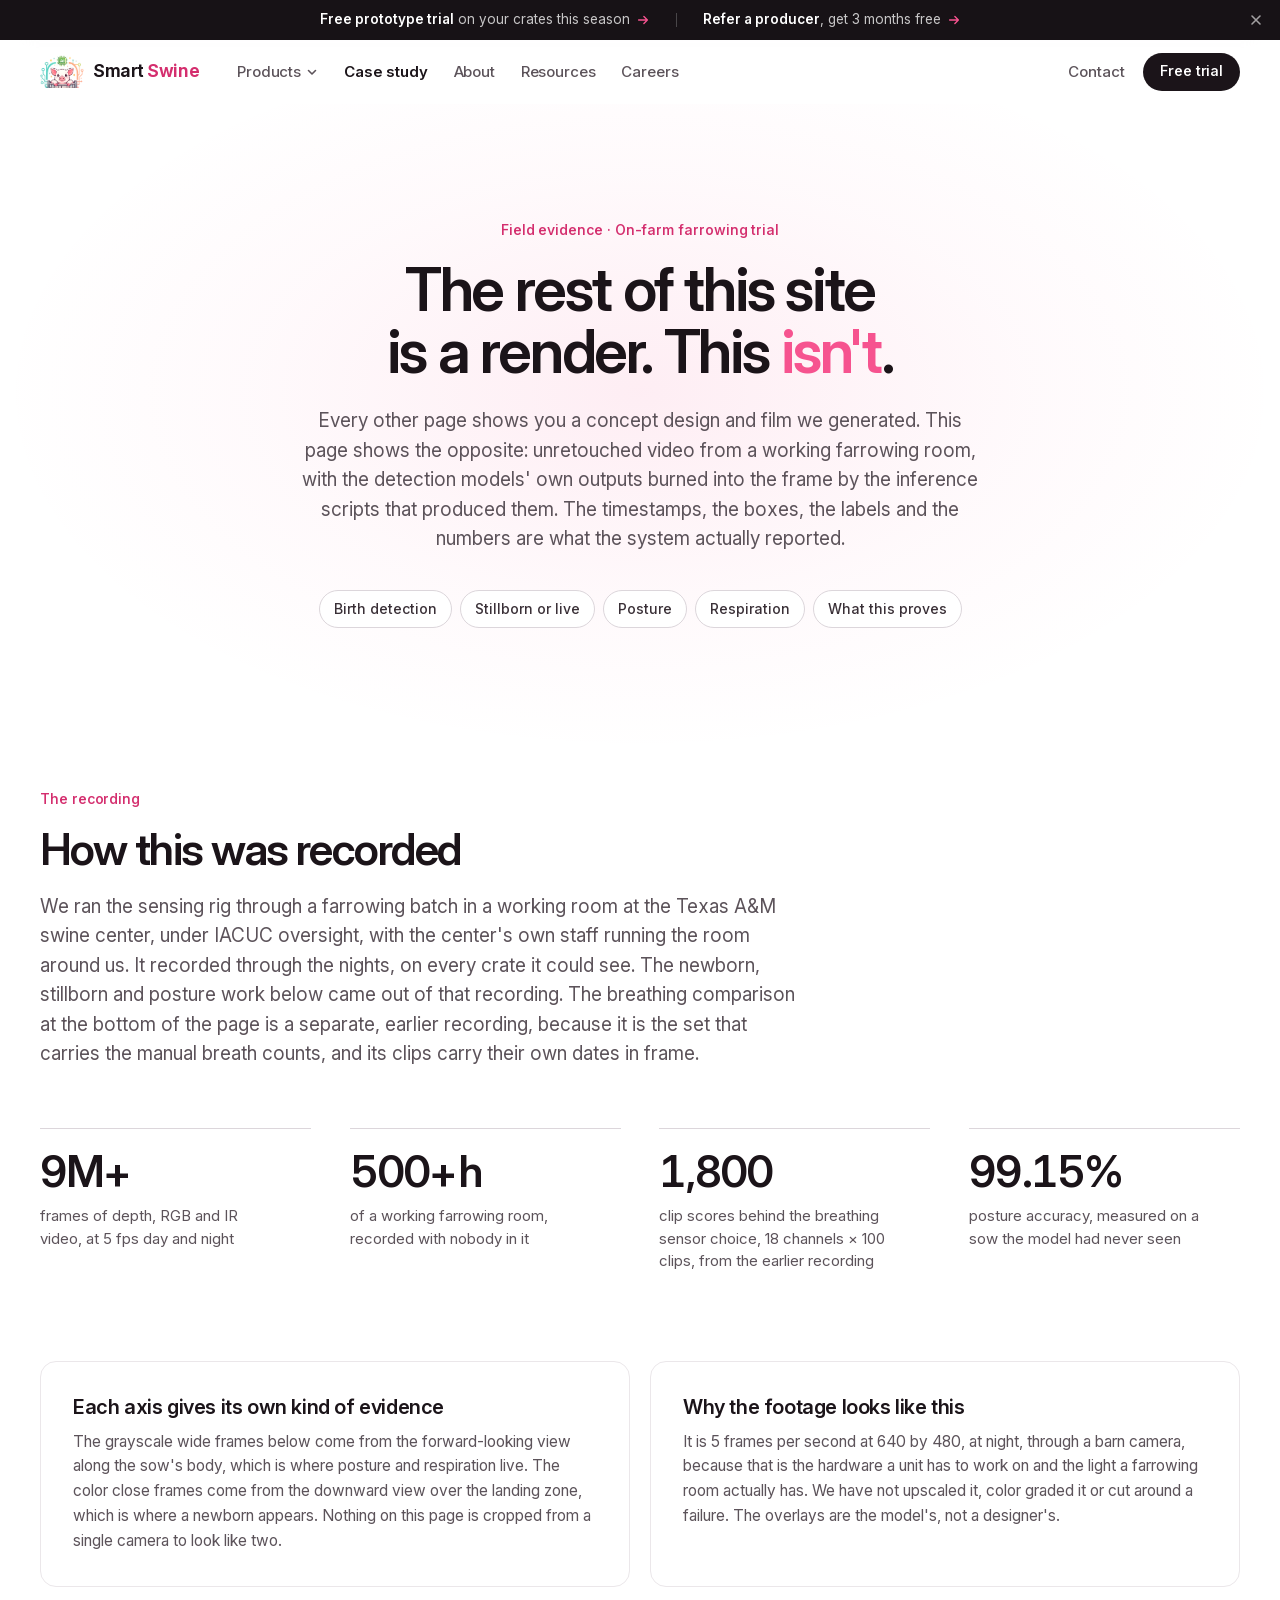
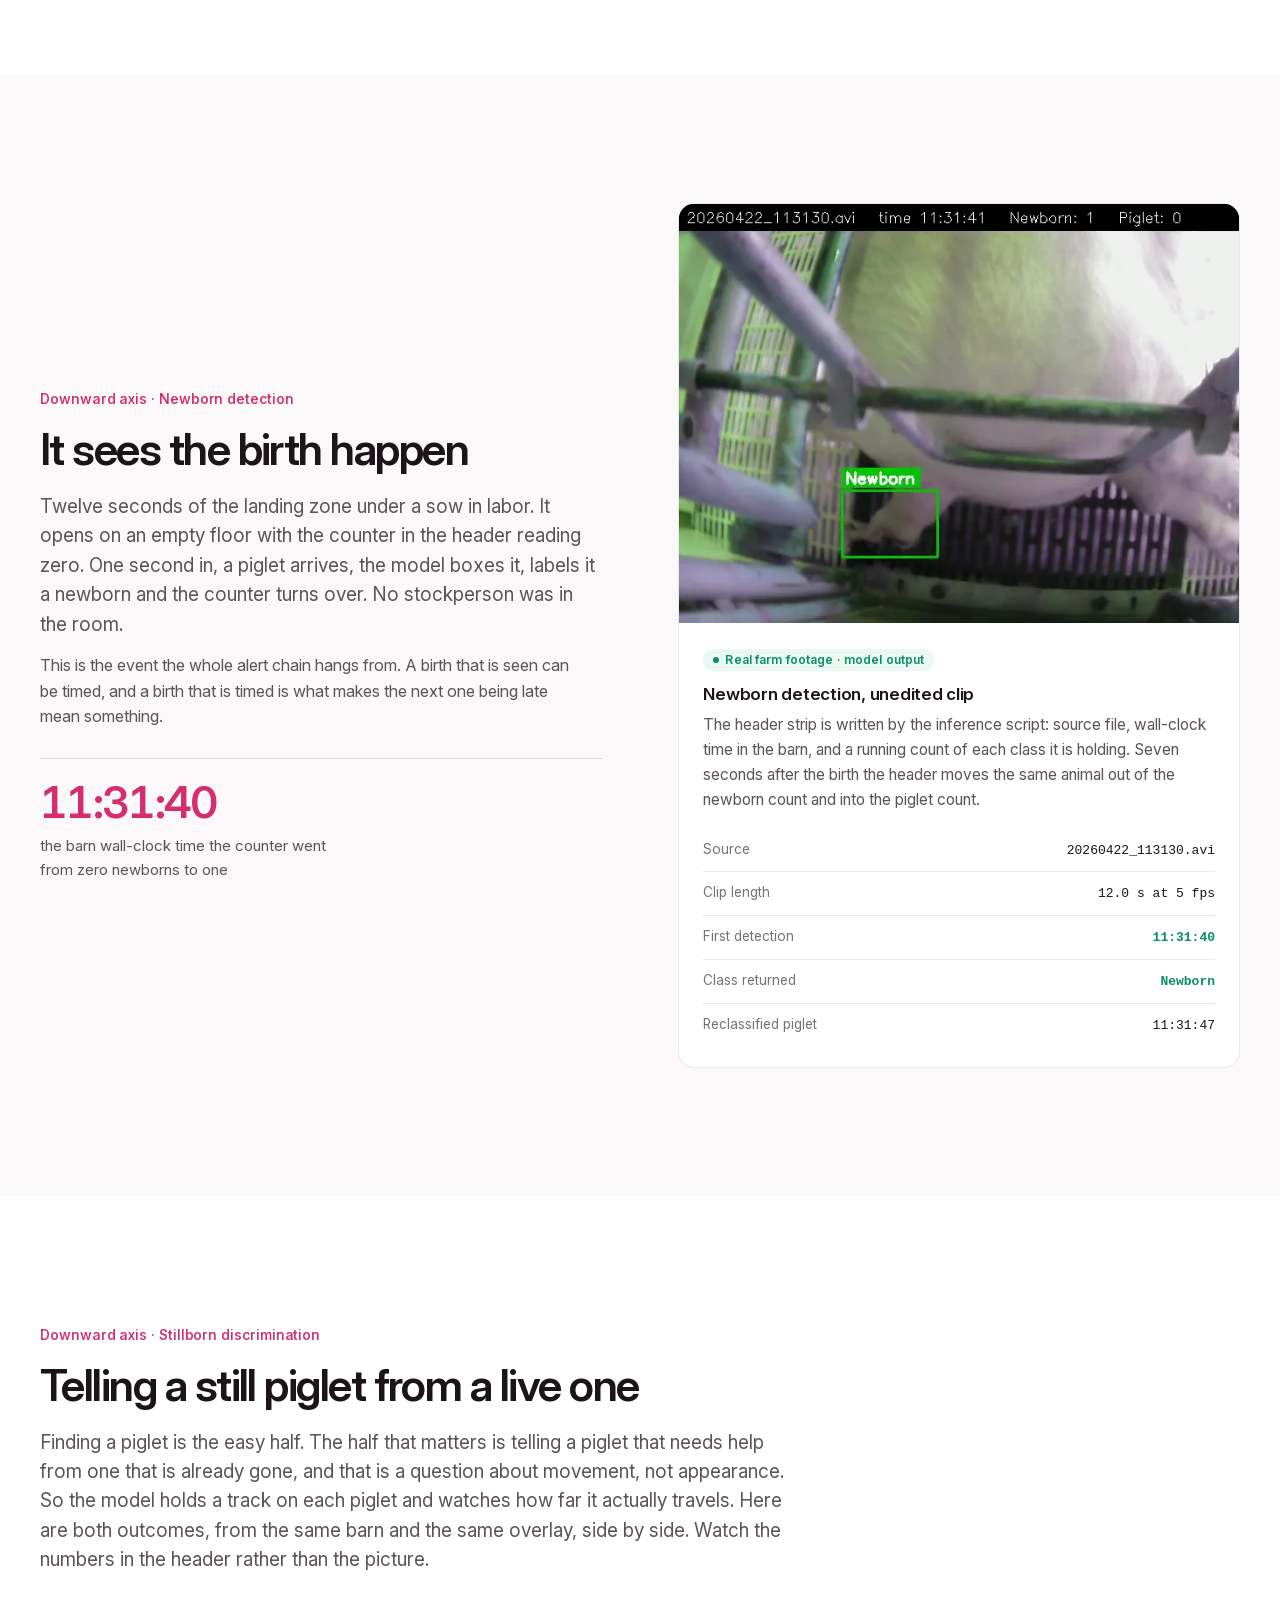
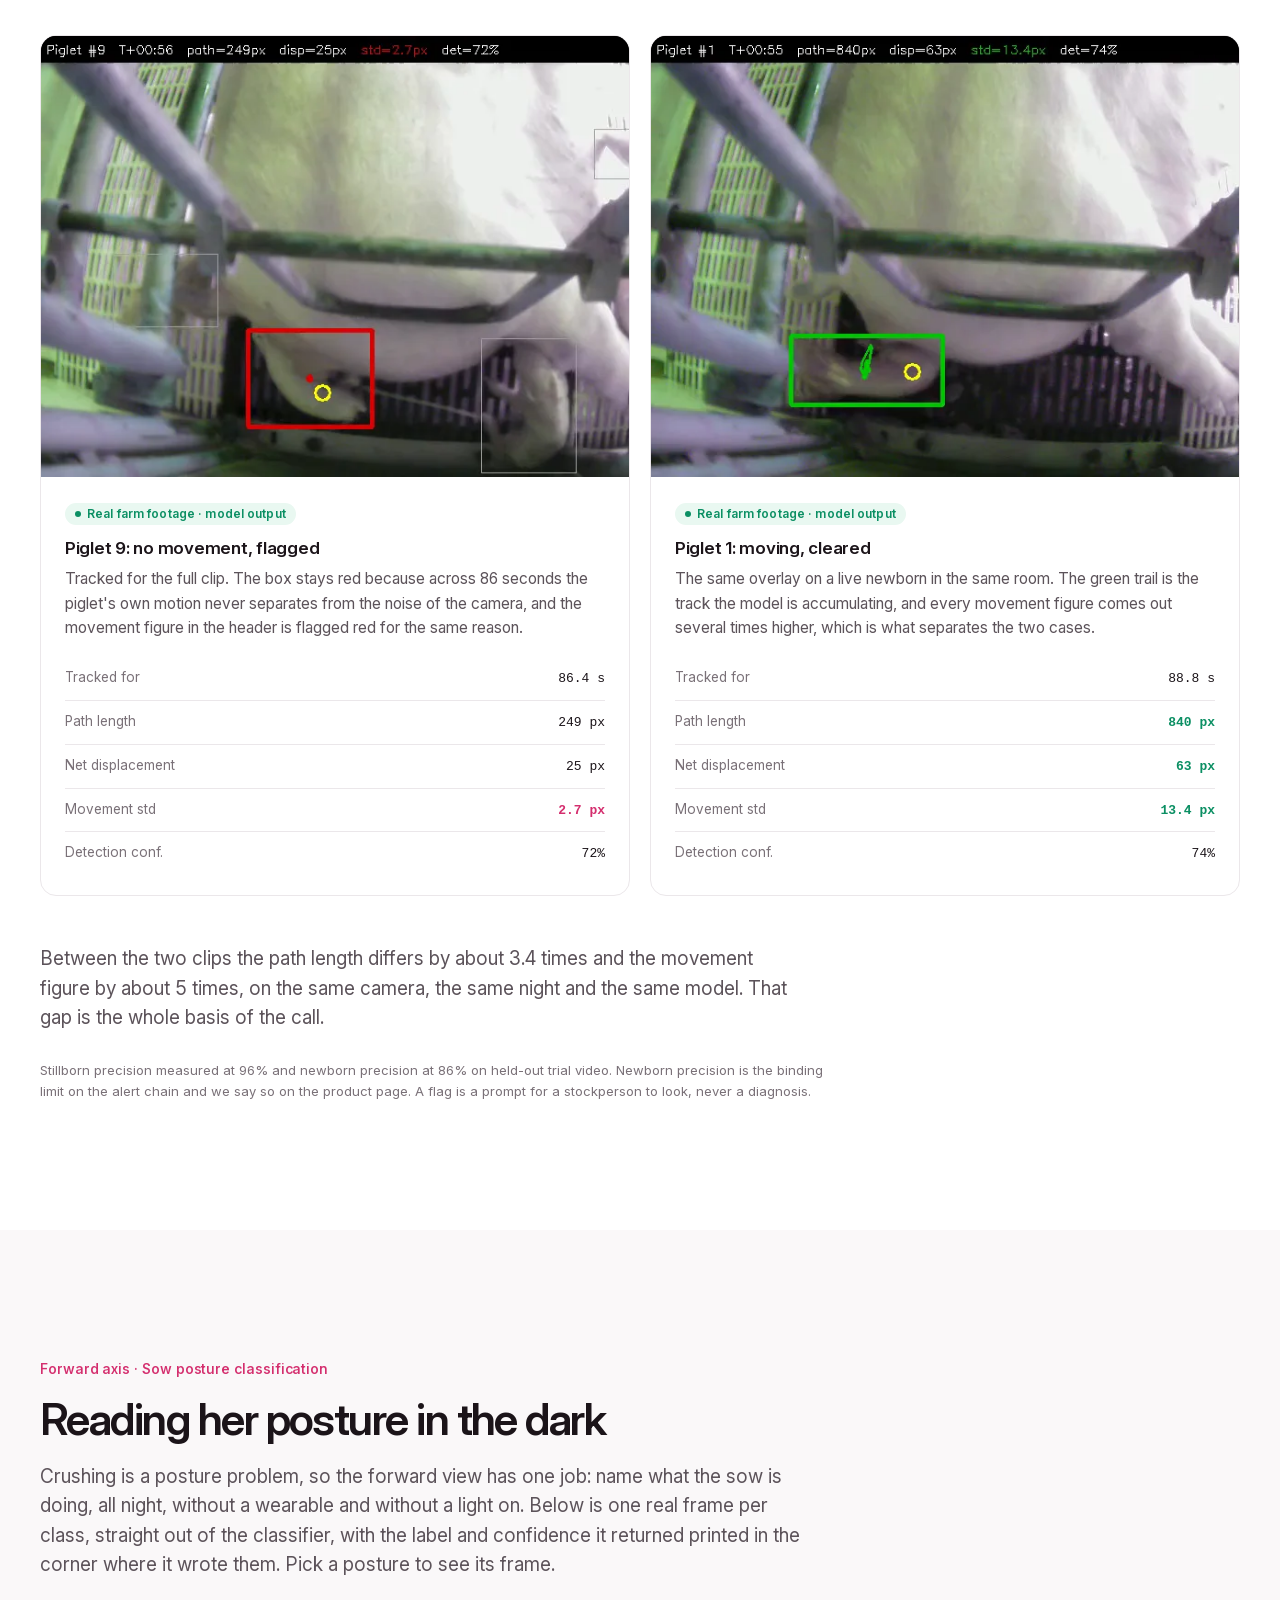
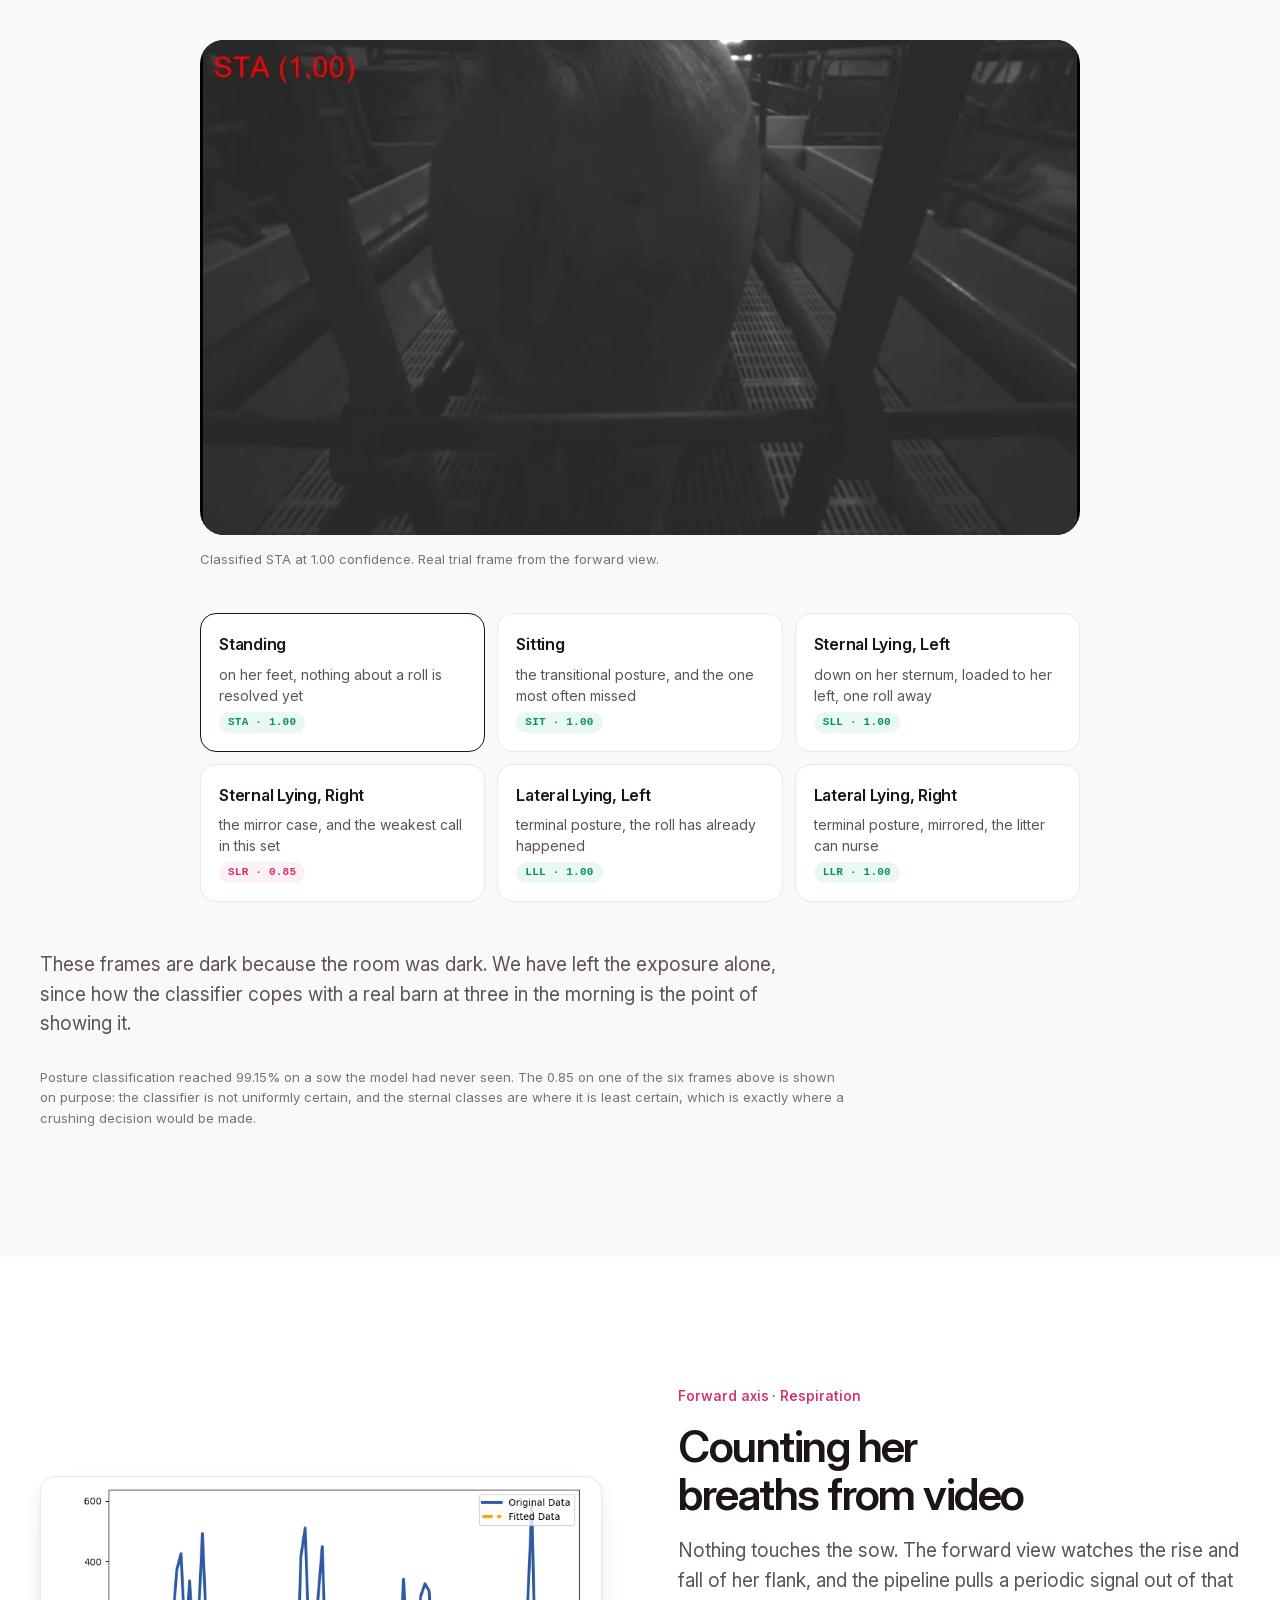
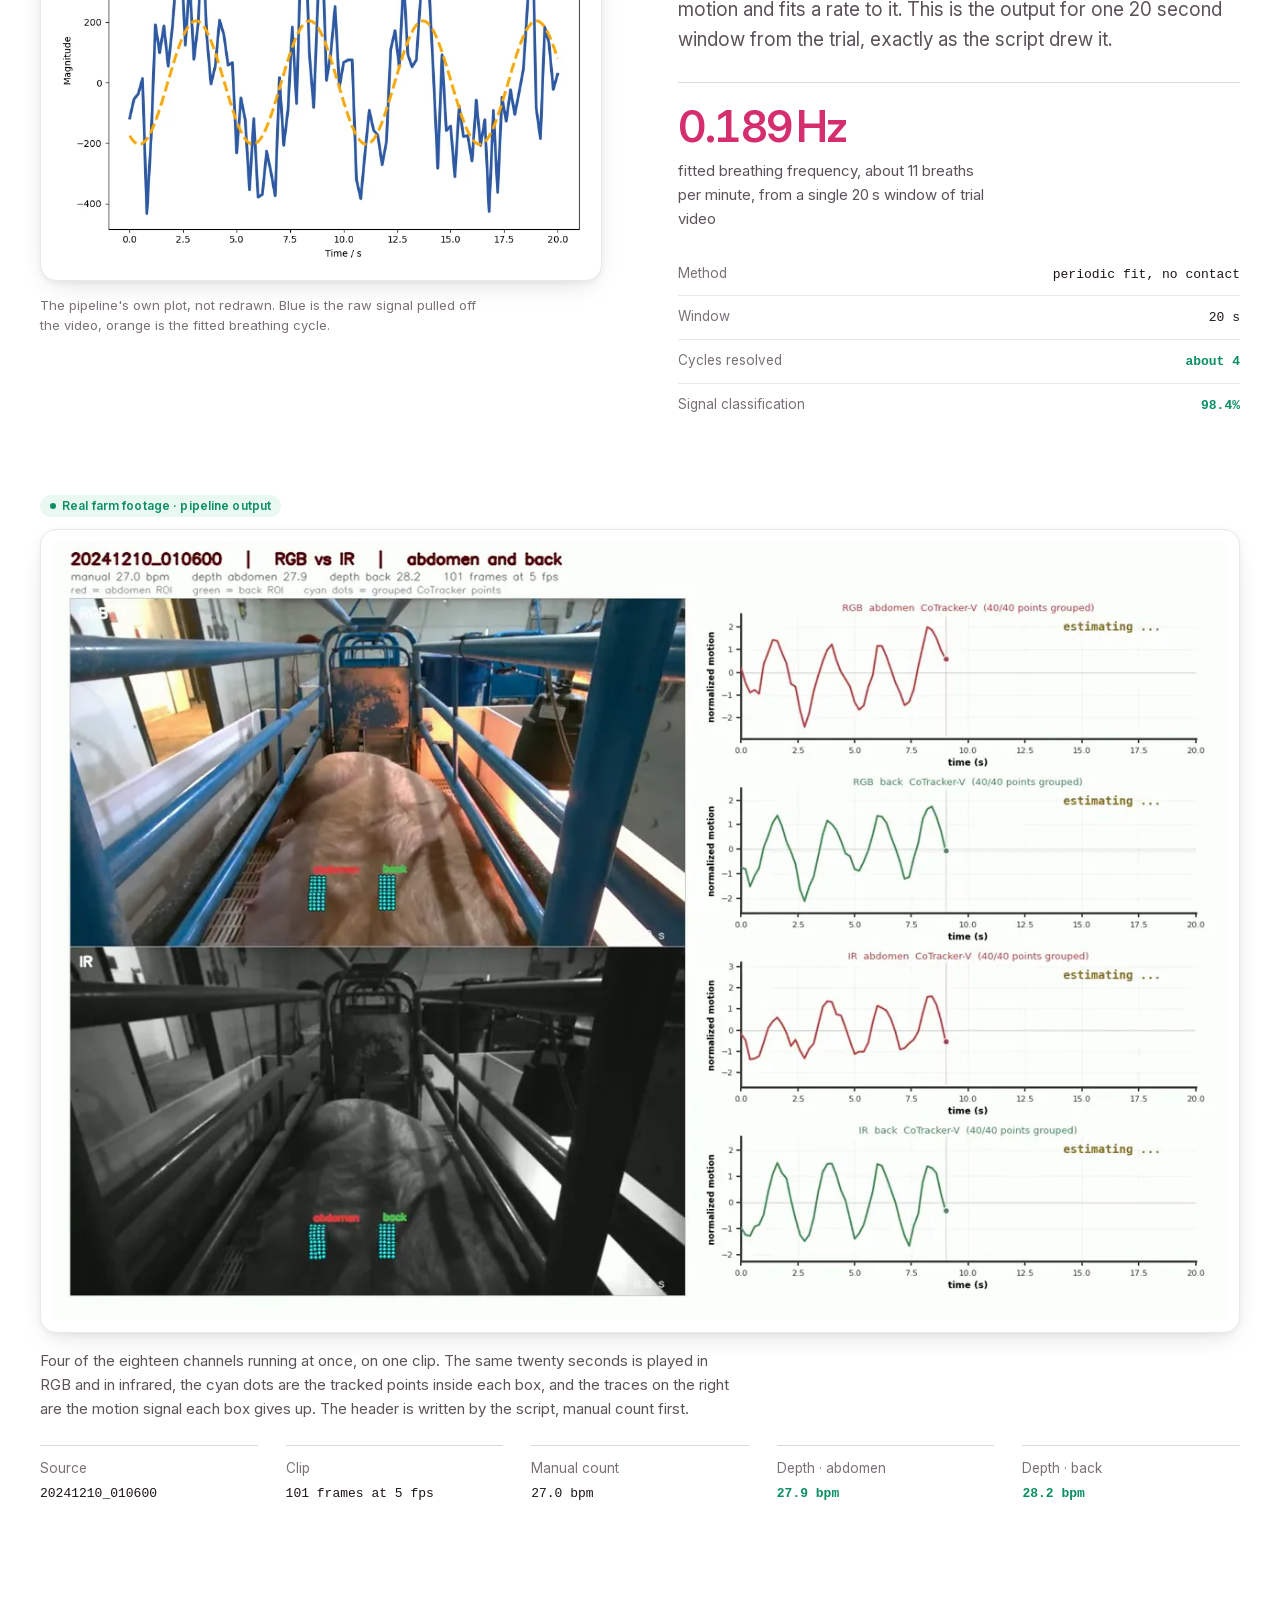
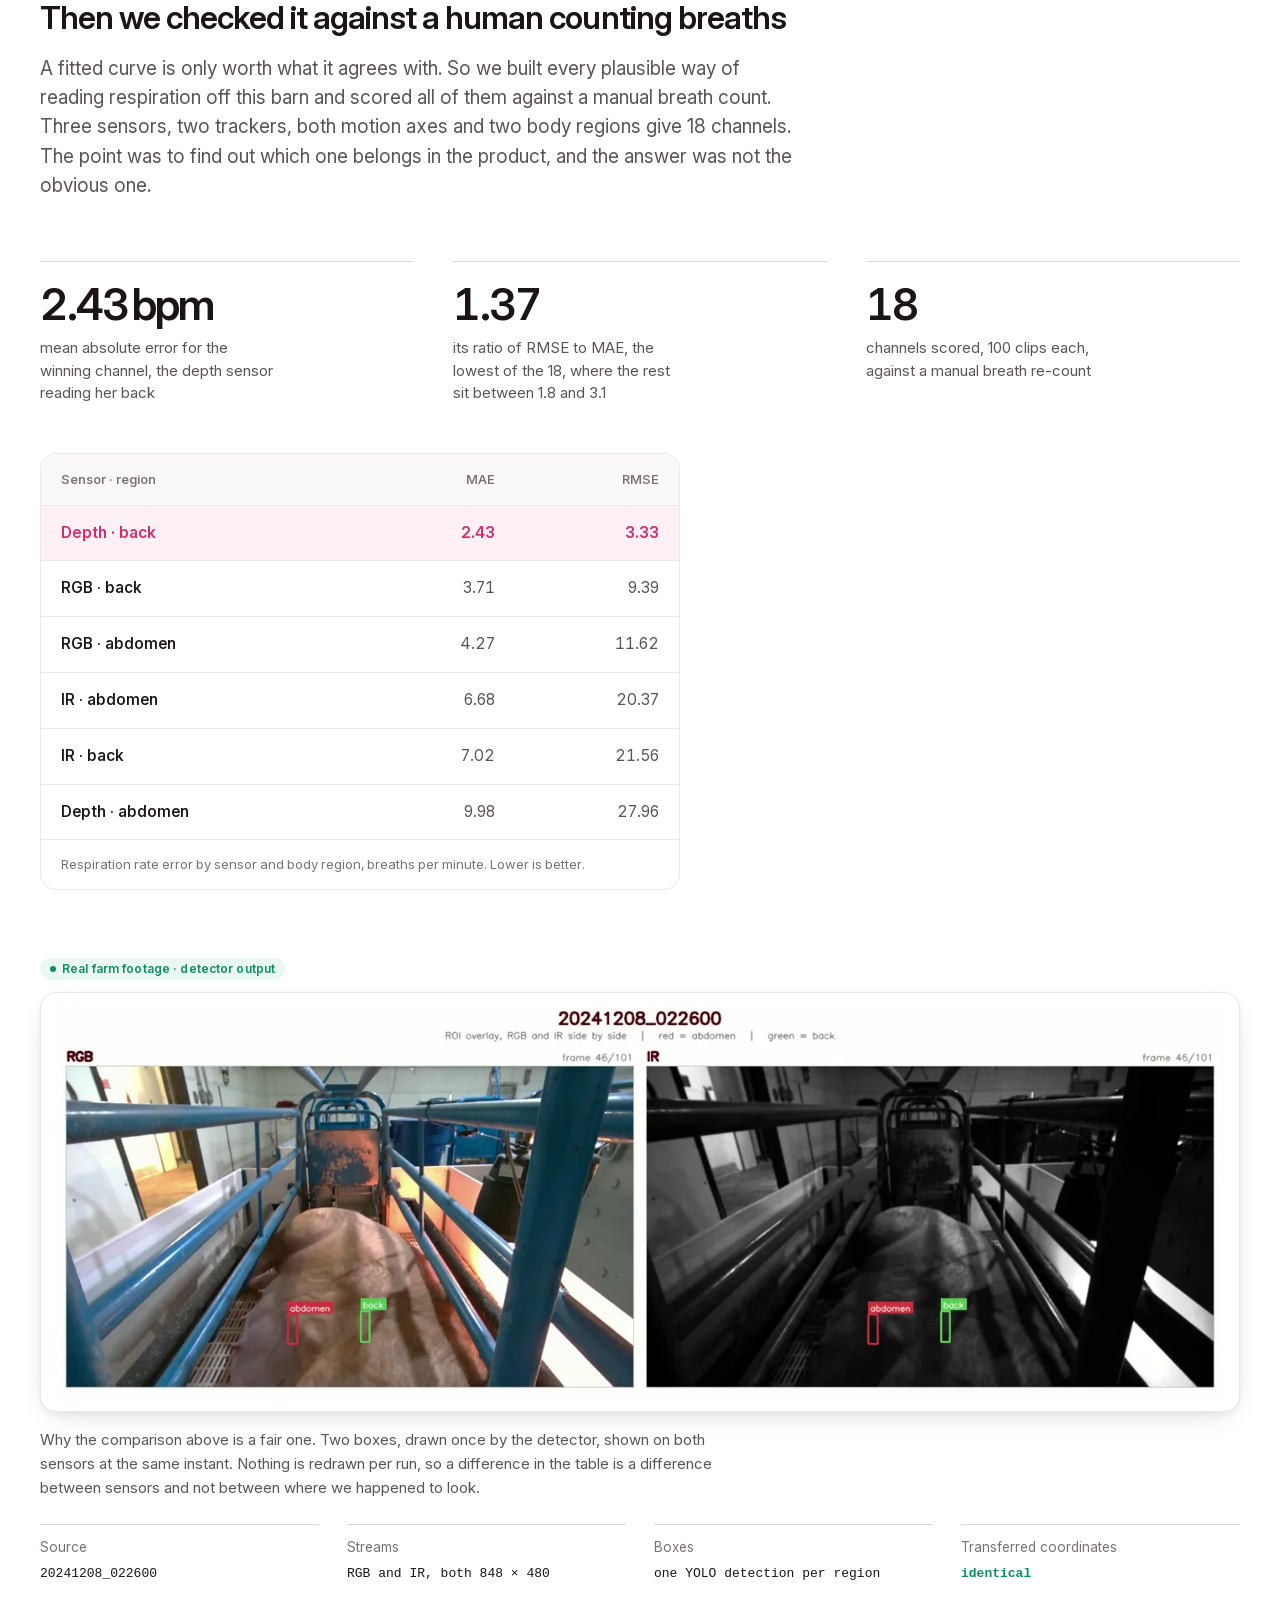
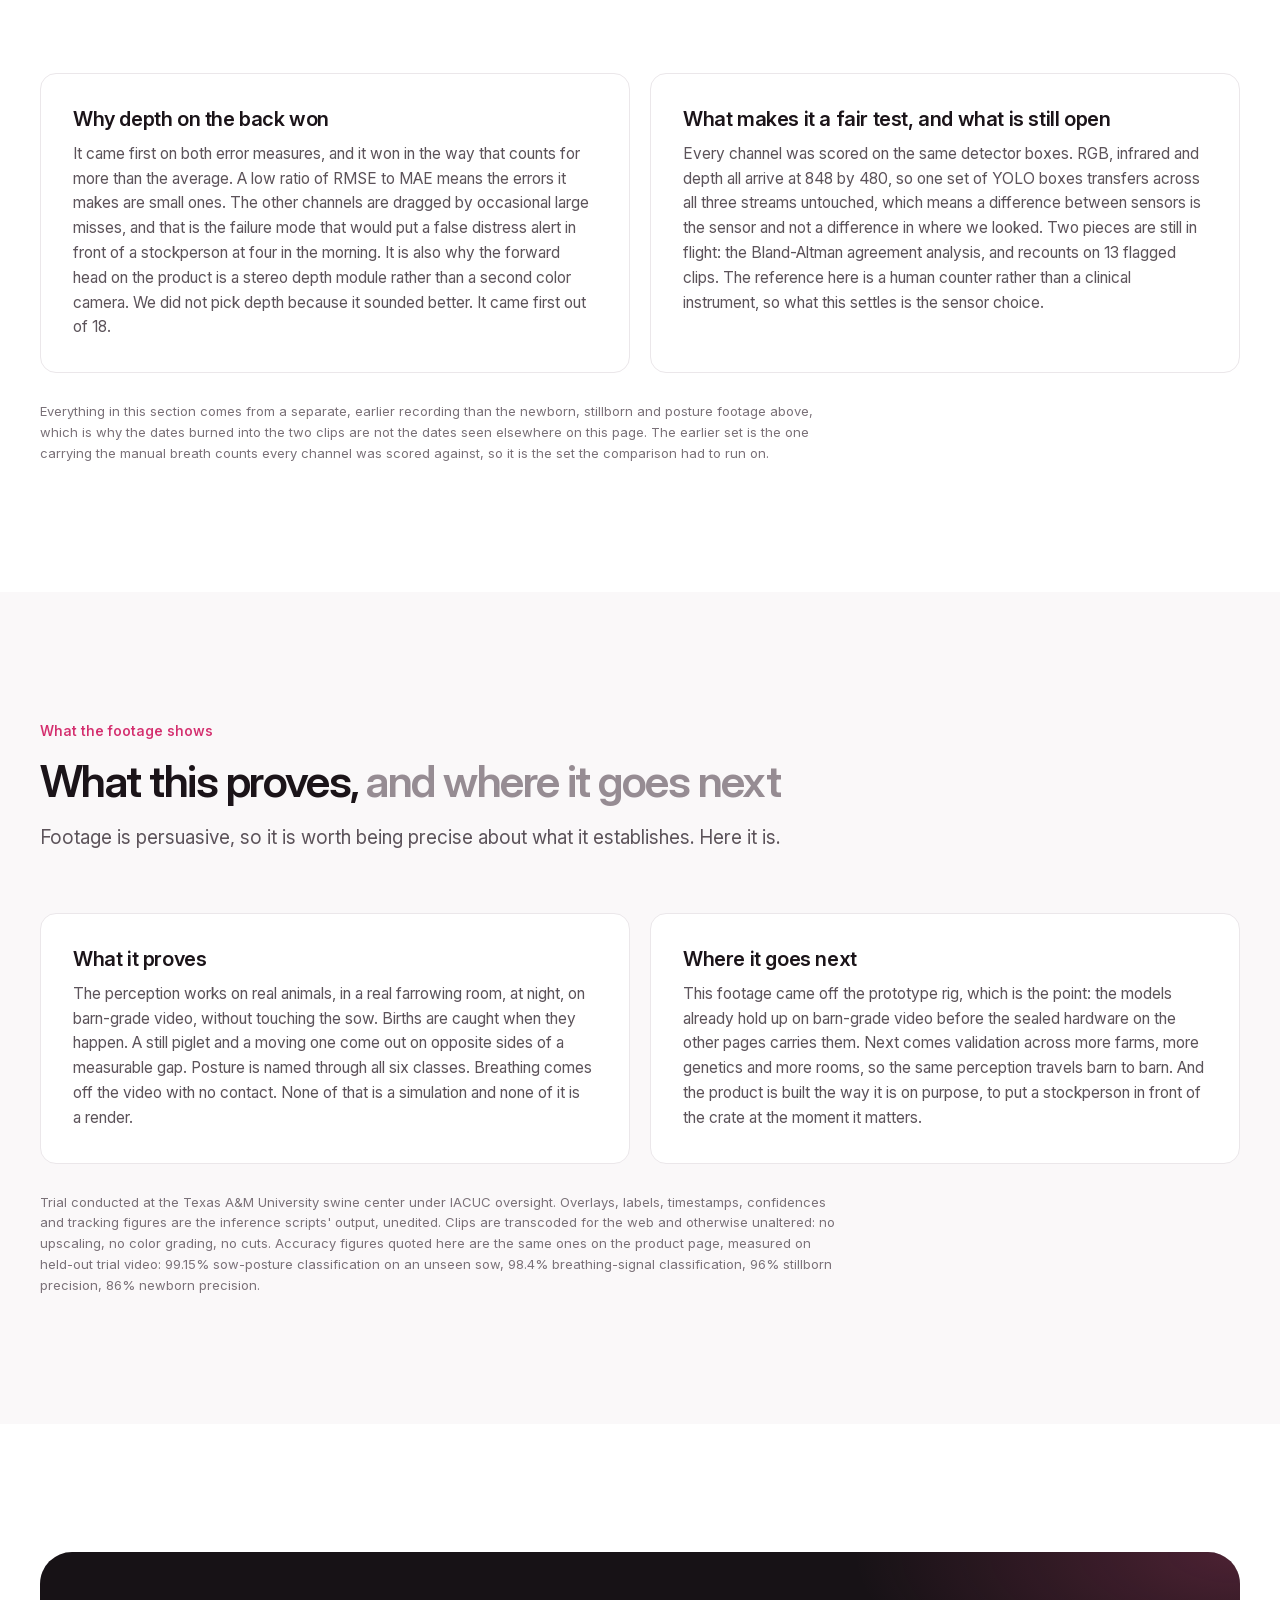
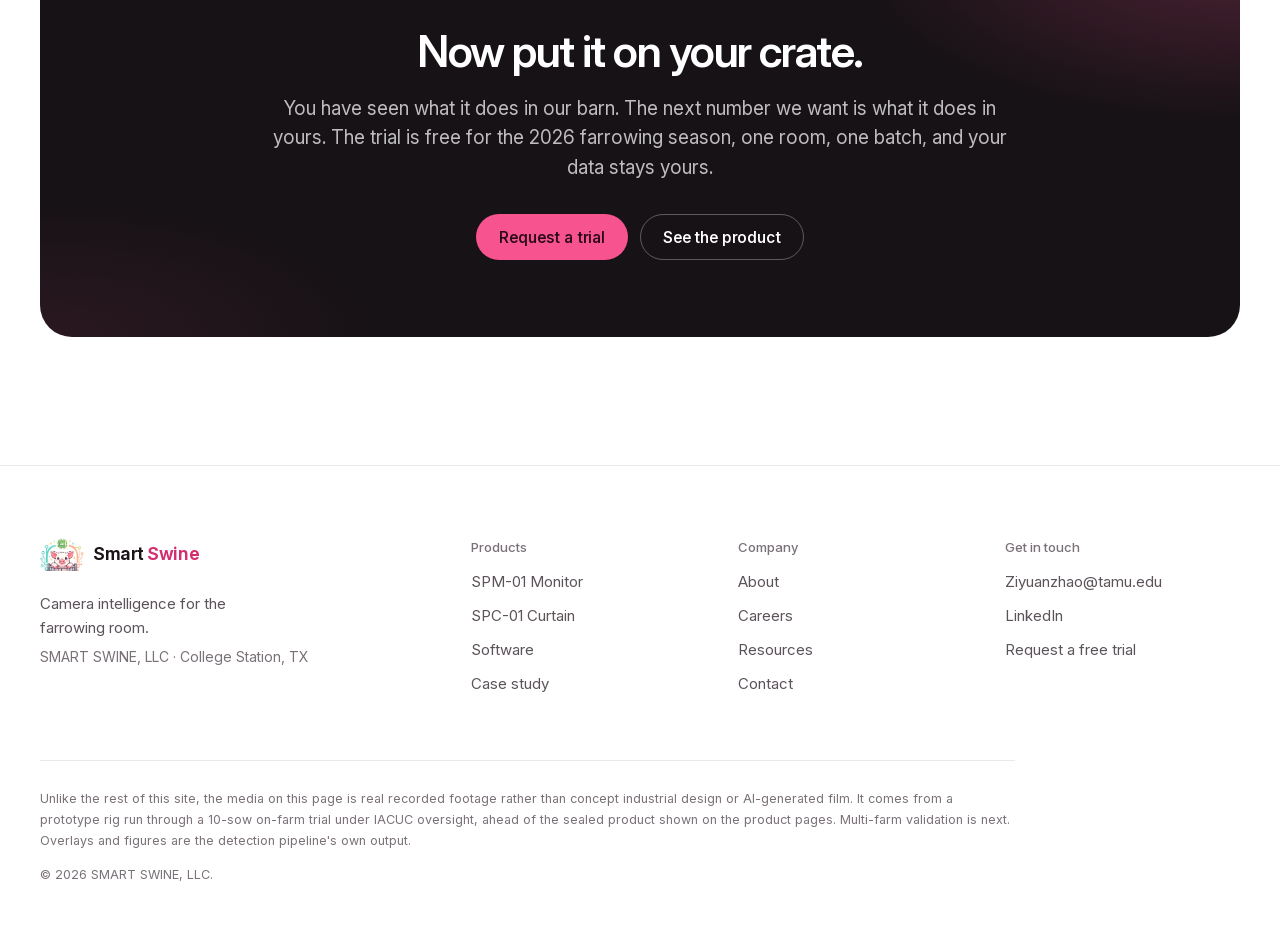
<file: barn.html>
<!DOCTYPE html>
<html lang="en">
<head>
<meta charset="UTF-8">
<meta name="viewport" content="width=device-width, initial-scale=1">
<title>Case study · Smart Swine</title>
<meta name="description" content="Real footage from the Smart Swine on-farm farrowing trial, with the detection models' own outputs burned into the frame: births caught, stillborn discrimination, sow posture and respiration.">
<meta name="theme-color" content="#ffffff">
<meta property="og:type" content="website">
<meta property="og:site_name" content="Smart Swine">
<meta property="og:title" content="Case study · Smart Swine">
<meta property="og:description" content="Real footage from the Smart Swine on-farm farrowing trial, with the detection models' own outputs burned into the frame: births caught, stillborn discrimination, sow posture and respiration.">
<meta property="og:image" content="https://steven068zzy.github.io/smartswine/assets/img/og.jpg">
<meta name="twitter:card" content="summary_large_image">
<link rel="icon" type="image/png" href="assets/img/logo_badge.png">
<link rel="preload" href="assets/fonts/inter-var-latin.woff2" as="font" type="font/woff2" crossorigin>
<link rel="stylesheet" href="css/site.css">
<script>(function(c){c.add("js");try{if(sessionStorage.getItem("ss-topbar-dismissed")==="1")c.add("no-topbar")}catch(e){}setTimeout(function(){if(!window.__ssReady)c.add("rv-all")},3000)})(document.documentElement.classList)</script>
</head>
<body>

<div class="topbar" id="topbar" role="region" aria-label="Current offers">
  <div class="topbar-in">
    <a href="contact.html#pilot"><span><b>Free prototype trial</b> on your crates this season</span><svg class="arr" viewBox="0 0 16 16" aria-hidden="true"><path d="M3 8h10M9 4l4 4-4 4"/></svg></a>
    <span class="topbar-sep" aria-hidden="true"></span>
    <a href="contact.html#refer"><span><b>Refer a producer</b>, get 3 months free</span><svg class="arr" viewBox="0 0 16 16" aria-hidden="true"><path d="M3 8h10M9 4l4 4-4 4"/></svg></a>
    <button class="topbar-x" type="button" aria-label="Dismiss offers"><svg viewBox="0 0 12 12" aria-hidden="true"><path d="M2 2l8 8M10 2l-8 8"/></svg></button>
  </div>
</div>

<header class="nav" id="nav">
  <div class="nav-in">
    <a class="brand" href="index.html" aria-label="Smart Swine home"><img src="assets/img/logo_badge.png" alt="" width="230" height="170"><span>Smart <em>Swine</em></span></a>
    <nav class="nav-links" aria-label="Main">
      <div class="nav-drop">
        <button class="nav-drop-btn" type="button" aria-expanded="false" aria-haspopup="true">Products<svg viewBox="0 0 12 12" aria-hidden="true"><path d="M2.5 4.5L6 8l3.5-3.5"/></svg></button>
        <div class="nav-menu">
          <div class="nav-menu-in">
            <a href="product.html"><b>SPM-01 Monitor</b><span>Sees the sow and her litter</span></a>
            <a href="spc01.html"><b>SPC-01 Curtain</b><span>Acts on what the monitor sees</span></a>
            <a href="software.html"><b>Software</b><span>Manages every crate and site</span></a>
          </div>
        </div>
      </div>
      <a href="barn.html" aria-current="page">Case study</a>
      <a href="about.html">About</a>
      <a href="resources.html">Resources</a>
      <a href="careers.html">Careers</a>
    </nav>
    <div class="nav-actions">
      <a class="nav-contact" href="contact.html">Contact</a>
      <a class="btn btn--primary btn--sm" href="contact.html#pilot">Free trial</a>
      <button class="nav-burger" type="button" aria-label="Menu" aria-expanded="false" aria-controls="mobileMenu"><span></span><span></span></button>
    </div>
  </div>
</header>

<nav class="mobile-menu" id="mobileMenu" aria-label="Menu">
  <a href="product.html">SPM-01 Monitor<span>Sees the sow and her litter</span></a>
  <a href="spc01.html">SPC-01 Curtain<span>Acts on what the monitor sees</span></a>
  <a href="software.html">Software<span>Manages every crate and site</span></a>
  <a href="barn.html" aria-current="page">Case study</a>
  <a href="about.html">About</a>
  <a href="resources.html">Resources</a>
  <a href="careers.html">Careers</a>
  <a href="contact.html">Contact</a>
  <a class="btn btn--primary" href="contact.html#pilot">Request a free trial</a>
</nav>

<main id="top">
<!-- ===== Hero ===== -->
<section class="page-hero">
  <div class="wrap">
    <p class="eyebrow">Field evidence · On-farm farrowing trial</p>
    <h1>The rest of this site is a render. This <em>isn't</em>.</h1>
    <p class="lede">Every other page shows you a concept design and film we
      generated. This page shows the opposite: unretouched video from a working
      farrowing room, with the detection models' own outputs burned into the
      frame by the inference scripts that produced them. The timestamps, the
      boxes, the labels and the numbers are what the system actually reported.</p>
    <nav class="jump" aria-label="On this page">
      <a href="#born">Birth detection</a>
      <a href="#stillborn">Stillborn or live</a>
      <a href="#posture">Posture</a>
      <a href="#respiration">Respiration</a>
      <a href="#limits">What this proves</a>
    </nav>
  </div>
</section>

<!-- ===== What you are looking at ===== -->
<section class="section section--tight" id="setup">
  <div class="wrap">
    <header class="shead">
      <p class="eyebrow">The recording</p>
      <h2 class="rv">How this was recorded</h2>
      <p class="lede rv">We ran the sensing rig through a farrowing batch in a
        working room at the Texas A&amp;M swine center, under IACUC oversight,
        with the center's own staff running the room around us. It recorded
        through the nights, on every crate it could see. The newborn, stillborn
        and posture work below came out of that recording. The breathing
        comparison at the bottom of the page is a separate, earlier recording,
        because it is the set that carries the manual breath counts, and its
        clips carry their own dates in frame.</p>
    </header>

    <div class="metrics">
      <div class="metric rv"><strong data-count="9" data-suffix="M+">9M+</strong><span>frames of depth, RGB and IR video, at 5 fps day and night</span></div>
      <div class="metric rv"><strong data-count="500" data-suffix="+&thinsp;h">500+&thinsp;h</strong><span>of a working farrowing room, recorded with nobody in it</span></div>
      <div class="metric rv"><strong data-count="1800">1,800</strong><span>clip scores behind the breathing sensor choice, 18 channels &times; 100 clips, from the earlier recording</span></div>
      <div class="metric rv"><strong data-count="99.15" data-dec="2" data-suffix="%">99.15%</strong><span>posture accuracy, measured on a sow the model had never seen</span></div>
    </div>

    <div class="grid g2 mt-l">
      <article class="card rv">
        <h3>Each axis gives its own kind of evidence</h3>
        <p>The grayscale wide frames below come from the forward-looking view
          along the sow's body, which is where posture and respiration live. The
          color close frames come from the downward view over the landing zone,
          which is where a newborn appears. Nothing on this page is cropped from
          a single camera to look like two.</p>
      </article>
      <article class="card rv">
        <h3>Why the footage looks like this</h3>
        <p>It is 5 frames per second at 640 by 480, at night, through a barn
          camera, because that is the hardware a unit has to work on and the
          light a farrowing room actually has. We have not upscaled it, color
          graded it or cut around a failure. The overlays are the model's, not a
          designer's.</p>
      </article>
    </div>
  </div>
</section>

<!-- ===== Birth detection ===== -->
<section class="section section--alt" id="born">
  <div class="wrap">
    <div class="split">
      <div>
        <p class="eyebrow">Downward axis · Newborn detection</p>
        <h2 class="rv">It sees the birth happen</h2>
        <p class="lede rv" style="margin-top:18px">Twelve seconds of the landing zone
          under a sow in labor. It opens on an empty floor with the counter in
          the header reading zero. One second in, a piglet arrives, the model
          boxes it, labels it a newborn and the counter turns over. No
          stockperson was in the room.</p>
        <p class="rv" style="margin-top:14px">This is the event the whole alert chain
          hangs from. A birth that is seen can be timed, and a birth that is
          timed is what makes the next one being late mean something.</p>
        <div class="bigfig rv">
          <strong>11:31:40</strong>
          <span>the barn wall-clock time the counter went from zero newborns to
            one</span>
        </div>
      </div>
      <article class="card evi rv">
        <video class="film" width="640" height="480" autoplay muted loop playsinline preload="metadata"
               poster="assets/trial/trial_newborn_poster.webp"
               aria-label="Real trial footage, the landing zone beneath a farrowing sow. A piglet emerges and the newborn detection model draws a green box labelled Newborn around it while the header counter changes from zero to one.">
          <source src="assets/trial/trial_newborn.mp4" type="video/mp4">
        </video>
        <div class="evi-body">
          <span class="tag tag--real">Real farm footage · model output</span>
          <h3>Newborn detection, unedited clip</h3>
          <p>The header strip is written by the inference script: source file,
            wall-clock time in the barn, and a running count of each class it is
            holding. Seven seconds after the birth the header moves the same
            animal out of the newborn count and into the piglet count.</p>
          <dl class="readout">
            <div><dt>Source</dt><dd>20260422_113130.avi</dd></div>
            <div><dt>Clip length</dt><dd>12.0 s at 5 fps</dd></div>
            <div><dt>First detection</dt><dd class="ok">11:31:40</dd></div>
            <div><dt>Class returned</dt><dd class="ok">Newborn</dd></div>
            <div><dt>Reclassified piglet</dt><dd>11:31:47</dd></div>
          </dl>
        </div>
      </article>
    </div>
  </div>
</section>

<!-- ===== Stillborn vs live ===== -->
<section class="section" id="stillborn">
  <div class="wrap">
    <header class="shead">
      <p class="eyebrow">Downward axis · Stillborn discrimination</p>
      <h2 class="rv">Telling a still piglet from a live one</h2>
      <p class="lede rv">Finding a piglet is the easy half. The half that matters
        is telling a piglet that needs help from one that is already gone, and
        that is a question about movement, not appearance. So the model holds a
        track on each piglet and watches how far it actually travels. Here are
        both outcomes, from the same barn and the same overlay, side by side.
        Watch the numbers in the header rather than the picture.</p>
    </header>
    <div class="grid g2">
      <article class="card evi rv">
        <video class="film" width="640" height="480" autoplay muted loop playsinline preload="metadata"
               poster="assets/trial/trial_stillborn_poster.webp"
               aria-label="Real trial footage. A tracked piglet held in a red box for 86 seconds. The header reports a path length of 249 pixels, a displacement of 25 pixels and a movement standard deviation of 2.7 pixels, flagged in red.">
          <source src="assets/trial/trial_stillborn.mp4" type="video/mp4">
        </video>
        <div class="evi-body">
          <span class="tag tag--real">Real farm footage · model output</span>
          <h3>Piglet 9: no movement, flagged</h3>
          <p>Tracked for the full clip. The box stays red because across 86
            seconds the piglet's own motion never separates from the noise of the
            camera, and the movement figure in the header is flagged red for the
            same reason.</p>
          <dl class="readout">
            <div><dt>Tracked for</dt><dd>86.4 s</dd></div>
            <div><dt>Path length</dt><dd>249 px</dd></div>
            <div><dt>Net displacement</dt><dd>25 px</dd></div>
            <div><dt>Movement std</dt><dd class="hot">2.7 px</dd></div>
            <div><dt>Detection conf.</dt><dd>72%</dd></div>
          </dl>
        </div>
      </article>
      <article class="card evi rv">
        <video class="film" width="640" height="480" autoplay muted loop playsinline preload="metadata"
               poster="assets/trial/trial_liveborn_poster.webp"
               aria-label="Real trial footage. A tracked piglet held in a green box with its motion trail drawn behind it. The header reports a path length of 840 pixels, a displacement of 63 pixels and a movement standard deviation of 13.4 pixels, in green.">
          <source src="assets/trial/trial_liveborn.mp4" type="video/mp4">
        </video>
        <div class="evi-body">
          <span class="tag tag--real">Real farm footage · model output</span>
          <h3>Piglet 1: moving, cleared</h3>
          <p>The same overlay on a live newborn in the same room. The green trail
            is the track the model is accumulating, and every movement figure
            comes out several times higher, which is what separates the two
            cases.</p>
          <dl class="readout">
            <div><dt>Tracked for</dt><dd>88.8 s</dd></div>
            <div><dt>Path length</dt><dd class="ok">840 px</dd></div>
            <div><dt>Net displacement</dt><dd class="ok">63 px</dd></div>
            <div><dt>Movement std</dt><dd class="ok">13.4 px</dd></div>
            <div><dt>Detection conf.</dt><dd>74%</dd></div>
          </dl>
        </div>
      </article>
    </div>
    <p class="lede rv mt-m">Between the two clips the path length differs by
      about 3.4 times and the movement figure by about 5 times, on the same
      camera, the same night and the same model. That gap is the whole basis of
      the call.</p>
    <p class="note rv">Stillborn precision measured at 96% and newborn precision
      at 86% on held-out trial video. Newborn precision is the binding limit on
      the alert chain and we say so on the product page. A flag is a prompt for a
      stockperson to look, never a diagnosis.</p>
  </div>
</section>

<!-- ===== Posture ===== -->
<section class="section section--alt" id="posture">
  <div class="wrap">
    <header class="shead">
      <p class="eyebrow">Forward axis · Sow posture classification</p>
      <h2 class="rv">Reading her posture in the dark</h2>
      <p class="lede rv">Crushing is a posture problem, so the forward view has
        one job: name what the sow is doing, all night, without a wearable and
        without a light on. Below is one real frame per class, straight out of
        the classifier, with the label and confidence it returned printed in the
        corner where it wrote them. Pick a posture to see its frame.</p>
    </header>

    <div class="pgal pgal--evi rv" id="pgal">
      <figure class="pstack pstack--wide">
        <img class="on" src="assets/trial/posture_sta.webp" width="848" height="480" alt="Real trial frame, forward view along the crate at night, sow standing, with the classifier's label STA and confidence 1.00 printed in the corner">
        <img src="assets/trial/posture_sit.webp" width="848" height="480" alt="Real trial frame, sow sitting, classifier label SIT at 1.00 confidence" loading="lazy">
        <img src="assets/trial/posture_sll.webp" width="848" height="480" alt="Real trial frame, sow in sternal lying loaded left, classifier label SLL at 1.00 confidence" loading="lazy">
        <img src="assets/trial/posture_slr.webp" width="848" height="480" alt="Real trial frame, sow in sternal lying loaded right, classifier label SLR at 0.85 confidence" loading="lazy">
        <img src="assets/trial/posture_lll.webp" width="848" height="480" alt="Real trial frame, sow in lateral lying on her left, classifier label LLL at 1.00 confidence" loading="lazy">
        <img src="assets/trial/posture_llr.webp" width="848" height="480" alt="Real trial frame, sow in lateral lying on her right, classifier label LLR at 1.00 confidence" loading="lazy">
        <figcaption id="pcap" aria-live="polite">Classified STA at 1.00 confidence.
          Real trial frame from the forward view.</figcaption>
      </figure>
      <div class="prows" aria-label="Sow posture classes">
        <button class="prow on" type="button" aria-pressed="true" data-p="0"
                data-cap="Classified STA at 1.00 confidence. Real trial frame from the forward view.">
          <b>Standing</b>
          <em>on her feet, nothing about a roll is resolved yet</em>
          <span class="pbadge ok">STA · 1.00</span>
        </button>
        <button class="prow" type="button" aria-pressed="false" data-p="1"
                data-cap="Classified SIT at 1.00 confidence. Real trial frame from the forward view.">
          <b>Sitting</b>
          <em>the transitional posture, and the one most often missed</em>
          <span class="pbadge ok">SIT · 1.00</span>
        </button>
        <button class="prow" type="button" aria-pressed="false" data-p="2"
                data-cap="Classified SLL at 1.00 confidence. Real trial frame from the forward view.">
          <b>Sternal Lying, Left</b>
          <em>down on her sternum, loaded to her left, one roll away</em>
          <span class="pbadge ok">SLL · 1.00</span>
        </button>
        <button class="prow" type="button" aria-pressed="false" data-p="3"
                data-cap="Classified SLR at 0.85 confidence, the lowest of the six frames here. Real trial frame from the forward view.">
          <b>Sternal Lying, Right</b>
          <em>the mirror case, and the weakest call in this set</em>
          <span class="pbadge hot">SLR · 0.85</span>
        </button>
        <button class="prow" type="button" aria-pressed="false" data-p="4"
                data-cap="Classified LLL at 1.00 confidence. Real trial frame from the forward view.">
          <b>Lateral Lying, Left</b>
          <em>terminal posture, the roll has already happened</em>
          <span class="pbadge ok">LLL · 1.00</span>
        </button>
        <button class="prow" type="button" aria-pressed="false" data-p="5"
                data-cap="Classified LLR at 1.00 confidence. Real trial frame from the forward view.">
          <b>Lateral Lying, Right</b>
          <em>terminal posture, mirrored, the litter can nurse</em>
          <span class="pbadge ok">LLR · 1.00</span>
        </button>
      </div>
    </div>

    <p class="lede rv mt-m">These frames are dark because the room was dark.
      We have left the exposure alone, since how the classifier copes with a real
      barn at three in the morning is the point of showing it.</p>
    <p class="note rv">Posture classification reached 99.15% on a sow the model
      had never seen. The 0.85 on one of the six frames above is shown on purpose:
      the classifier is not uniformly certain, and the sternal classes are where
      it is least certain, which is exactly where a crushing decision would be
      made.</p>
  </div>
</section>

<!-- ===== Respiration ===== -->
<section class="section" id="respiration">
  <div class="wrap">
    <div class="split">
      <figure class="rv">
        <div class="evi-plot">
          <img src="assets/trial/trial_respiration.webp" width="800" height="566" loading="lazy" alt="The respiration pipeline's own output plot. A noisy blue signal extracted from 20 seconds of trial video, with a fitted orange sinusoid through it completing about four cycles.">
        </div>
        <figcaption class="plain">The pipeline's own plot, not redrawn. Blue is
          the raw signal pulled off the video, orange is the fitted breathing
          cycle.</figcaption>
      </figure>
      <div>
        <p class="eyebrow">Forward axis · Respiration</p>
        <h2 class="rv">Counting her breaths from video</h2>
        <p class="lede rv" style="margin-top:18px">Nothing touches the sow. The forward
          view watches the rise and fall of her flank, and the pipeline pulls a
          periodic signal out of that motion and fits a rate to it. This is the
          output for one 20 second window from the trial, exactly as the script
          drew it.</p>
        <div class="bigfig rv">
          <strong>0.189&thinsp;Hz</strong>
          <span>fitted breathing frequency, about 11 breaths per minute, from a
            single 20&thinsp;s window of trial video</span>
        </div>
        <dl class="readout rv" style="margin-top:22px">
          <div><dt>Method</dt><dd>periodic fit, no contact</dd></div>
          <div><dt>Window</dt><dd>20 s</dd></div>
          <div><dt>Cycles resolved</dt><dd class="ok">about 4</dd></div>
          <div><dt>Signal classification</dt><dd class="ok">98.4%</dd></div>
        </dl>
      </div>
    </div>

    <figure class="evi-wide rv">
      <span class="tag tag--real">Real farm footage · pipeline output</span>
      <div class="evi-plot">
        <video class="film" width="1280" height="848" autoplay muted loop playsinline preload="metadata"
               poster="assets/trial/trial_resp_channels_poster.webp"
               aria-label="One trial clip played twice over, RGB above and infrared below, each with a red abdomen box and a green back box full of cyan tracked points. Four motion traces draw themselves alongside in step with the video, one per sensor and region, each showing a regular breathing wave.">
          <source src="assets/trial/trial_resp_channels.mp4" type="video/mp4">
        </video>
      </div>
      <figcaption>Four of the eighteen channels running at once, on one clip.
        The same twenty seconds is played in RGB and in infrared, the cyan dots
        are the tracked points inside each box, and the traces on the right are
        the motion signal each box gives up. The header is written by the
        script, manual count first.</figcaption>
    </figure>
    <dl class="readout readout--wide rv">
      <div><dt>Source</dt><dd>20241210_010600</dd></div>
      <div><dt>Clip</dt><dd>101 frames at 5 fps</dd></div>
      <div><dt>Manual count</dt><dd>27.0 bpm</dd></div>
      <div><dt>Depth &middot; abdomen</dt><dd class="ok">27.9 bpm</dd></div>
      <div><dt>Depth &middot; back</dt><dd class="ok">28.2 bpm</dd></div>
    </dl>

    <header class="shead shead--sub">
      <h2 class="rv">Then we checked it against a human counting breaths</h2>
      <p class="lede rv">A fitted curve is only worth what it agrees with. So we
        built every plausible way of reading respiration off this barn and scored
        all of them against a manual breath count. Three sensors, two trackers,
        both motion axes and two body regions give 18 channels. The point was to
        find out which one belongs in the product, and the answer was not the
        obvious one.</p>
    </header>

    <div class="metrics metrics--3">
      <div class="metric rv"><strong data-count="2.43" data-dec="2" data-suffix="&thinsp;bpm">2.43&thinsp;bpm</strong><span>mean absolute error for the winning channel, the depth sensor reading her back</span></div>
      <div class="metric rv"><strong data-count="1.37" data-dec="2">1.37</strong><span>its ratio of RMSE to MAE, the lowest of the 18, where the rest sit between 1.8 and 3.1</span></div>
      <div class="metric rv"><strong data-count="18">18</strong><span>channels scored, 100 clips each, against a manual breath re-count</span></div>
    </div>

    <div class="tbl-wrap tbl-narrow mt-m rv">
      <table class="tbl">
        <caption>Respiration rate error by sensor and body region, breaths per
          minute. Lower is better.</caption>
        <thead>
          <tr><th scope="col">Sensor · region</th><th scope="col" class="r">MAE</th><th scope="col" class="r">RMSE</th></tr>
        </thead>
        <tbody>
          <tr class="best"><th scope="row">Depth · back</th><td class="r">2.43</td><td class="r">3.33</td></tr>
          <tr><th scope="row">RGB · back</th><td class="r">3.71</td><td class="r">9.39</td></tr>
          <tr><th scope="row">RGB · abdomen</th><td class="r">4.27</td><td class="r">11.62</td></tr>
          <tr><th scope="row">IR · abdomen</th><td class="r">6.68</td><td class="r">20.37</td></tr>
          <tr><th scope="row">IR · back</th><td class="r">7.02</td><td class="r">21.56</td></tr>
          <tr><th scope="row">Depth · abdomen</th><td class="r">9.98</td><td class="r">27.96</td></tr>
        </tbody>
      </table>
    </div>

    <figure class="evi-wide rv">
      <span class="tag tag--real">Real farm footage · detector output</span>
      <div class="evi-plot">
        <video class="film" width="1400" height="470" autoplay muted loop playsinline preload="metadata"
               poster="assets/trial/trial_roi_rgb_ir_poster.webp"
               aria-label="The same trial clip side by side, RGB on the left and infrared on the right, with an identical red abdomen box and green back box sitting on the sow in both panels and holding position as she breathes.">
          <source src="assets/trial/trial_roi_rgb_ir.mp4" type="video/mp4">
        </video>
      </div>
      <figcaption>Why the comparison above is a fair one. Two boxes, drawn once
        by the detector, shown on both sensors at the same instant. Nothing is
        redrawn per run, so a difference in the table is a difference between
        sensors and not between where we happened to look.</figcaption>
    </figure>
    <dl class="readout readout--wide rv">
      <div><dt>Source</dt><dd>20241208_022600</dd></div>
      <div><dt>Streams</dt><dd>RGB and IR, both 848 &times; 480</dd></div>
      <div><dt>Boxes</dt><dd>one YOLO detection per region</dd></div>
      <div><dt>Transferred coordinates</dt><dd class="ok">identical</dd></div>
    </dl>

    <div class="grid g2 mt-l">
      <article class="card rv">
        <h3>Why depth on the back won</h3>
        <p>It came first on both error measures, and it won in the way that
          counts for more than the average. A low ratio of RMSE to MAE means the
          errors it makes are small ones. The other channels are dragged by
          occasional large misses, and that is the failure mode that would put a
          false distress alert in front of a stockperson at four in the morning.
          It is also why the forward head on the product is a stereo depth module
          rather than a second color camera. We did not pick depth because it
          sounded better. It came first out of 18.</p>
      </article>
      <article class="card rv">
        <h3>What makes it a fair test, and what is still open</h3>
        <p>Every channel was scored on the same detector boxes. RGB, infrared and
          depth all arrive at 848 by 480, so one set of YOLO boxes transfers
          across all three streams untouched, which means a difference between
          sensors is the sensor and not a difference in where we looked. Two
          pieces are still in flight: the Bland-Altman agreement analysis, and
          recounts on 13 flagged clips. The reference here is a human counter
          rather than a clinical instrument, so what this settles is the sensor
          choice.</p>
      </article>
    </div>

    <p class="note rv">Everything in this section comes from a separate, earlier
      recording than the newborn, stillborn and posture footage above, which is
      why the dates burned into the two clips are not the dates seen elsewhere
      on this page. The earlier set is the one carrying the manual breath counts
      every channel was scored against, so it is the set the comparison had to
      run on.</p>
  </div>
</section>

<!-- ===== What it proves / what's next ===== -->
<section class="section section--alt" id="limits">
  <div class="wrap">
    <header class="shead">
      <p class="eyebrow">What the footage shows</p>
      <h2 class="rv">What this proves, <span class="soft">and where it goes next</span></h2>
      <p class="lede rv">Footage is persuasive, so it is worth being precise
        about what it establishes. Here it is.</p>
    </header>
    <div class="grid g2">
      <article class="card rv">
        <h3>What it proves</h3>
        <p>The perception works on real animals, in a real farrowing room, at
          night, on barn-grade video, without touching the sow. Births are caught
          when they happen. A still piglet and a moving one come out on opposite
          sides of a measurable gap. Posture is named through all six classes.
          Breathing comes off the video with no contact. None of that is a
          simulation and none of it is a render.</p>
      </article>
      <article class="card rv">
        <h3>Where it goes next</h3>
        <p>This footage came off the prototype rig, which is the point: the
          models already hold up on barn-grade video before the sealed hardware
          on the other pages carries them. Next comes validation across more
          farms, more genetics and more rooms, so the same perception travels
          barn to barn. And the product is built the way it is on purpose, to
          put a stockperson in front of the crate at the moment it matters.</p>
      </article>
    </div>
    <p class="note rv">Trial conducted at the Texas A&amp;M University swine
      center under IACUC oversight. Overlays, labels,
      timestamps, confidences and tracking figures are the inference scripts'
      output, unedited. Clips are transcoded for the web and otherwise unaltered:
      no upscaling, no color grading, no cuts. Accuracy figures quoted here are
      the same ones on the product page, measured on held-out trial video: 99.15%
      sow-posture classification on an unseen sow, 98.4% breathing-signal
      classification, 96% stillborn precision, 86% newborn precision.</p>
  </div>
</section>

<!-- ===== CTA ===== -->
<section class="section">
  <div class="wrap">
    <div class="panel panel--dark panel--center rv">
      <h2>Now put it on your crate.</h2>
      <p class="lede">You have seen what it does in our barn. The next number we
        want is what it does in yours. The trial is free for the 2026 farrowing
        season, one room, one batch, and your data stays yours.</p>
      <div class="cta-row">
        <a class="btn btn--pink" href="contact.html#pilot">Request a trial</a>
        <a class="btn btn--ghost" href="product.html">See the product</a>
      </div>
    </div>
  </div>
</section>

</main>

<footer class="foot">
  <div class="wrap">
    <div class="foot-grid">
      <div class="foot-brand">
        <a class="brand" href="index.html" aria-label="Smart Swine home"><img src="assets/img/logo_badge.png" alt="" width="230" height="170"><span>Smart <em>Swine</em></span></a>
        <p>Camera intelligence for the farrowing room.</p>
        <p class="foot-meta">SMART SWINE, LLC · College Station, TX</p>
      </div>
      <div>
        <h5>Products</h5>
        <div class="foot-links">
          <a href="product.html">SPM-01 Monitor</a>
          <a href="spc01.html">SPC-01 Curtain</a>
          <a href="software.html">Software</a>
          <a href="barn.html">Case study</a>
        </div>
      </div>
      <div>
        <h5>Company</h5>
        <div class="foot-links">
          <a href="about.html">About</a>
          <a href="careers.html">Careers</a>
          <a href="resources.html">Resources</a>
          <a href="contact.html">Contact</a>
        </div>
      </div>
      <div>
        <h5>Get in touch</h5>
        <div class="foot-links">
          <a href="mailto:Ziyuanzhao@tamu.edu">Ziyuanzhao@tamu.edu</a>
          <a href="https://www.linkedin.com/company/133423991/" rel="noopener" target="_blank">LinkedIn</a>
          <a href="contact.html#pilot">Request a free trial</a>
        </div>
      </div>
    </div>
    <p class="foot-fine">Unlike the rest of this site, the media on this page is real recorded footage rather than concept industrial design or AI-generated film. It comes from a prototype rig run through a 10-sow on-farm trial under IACUC oversight, ahead of the sealed product shown on the product pages. Multi-farm validation is next. Overlays and figures are the detection pipeline's own output.</p>
    <p class="foot-copy">© 2026 SMART SWINE, LLC.</p>
  </div>
</footer>

<script src="js/site.js"></script>
</body>
</html>
</file>
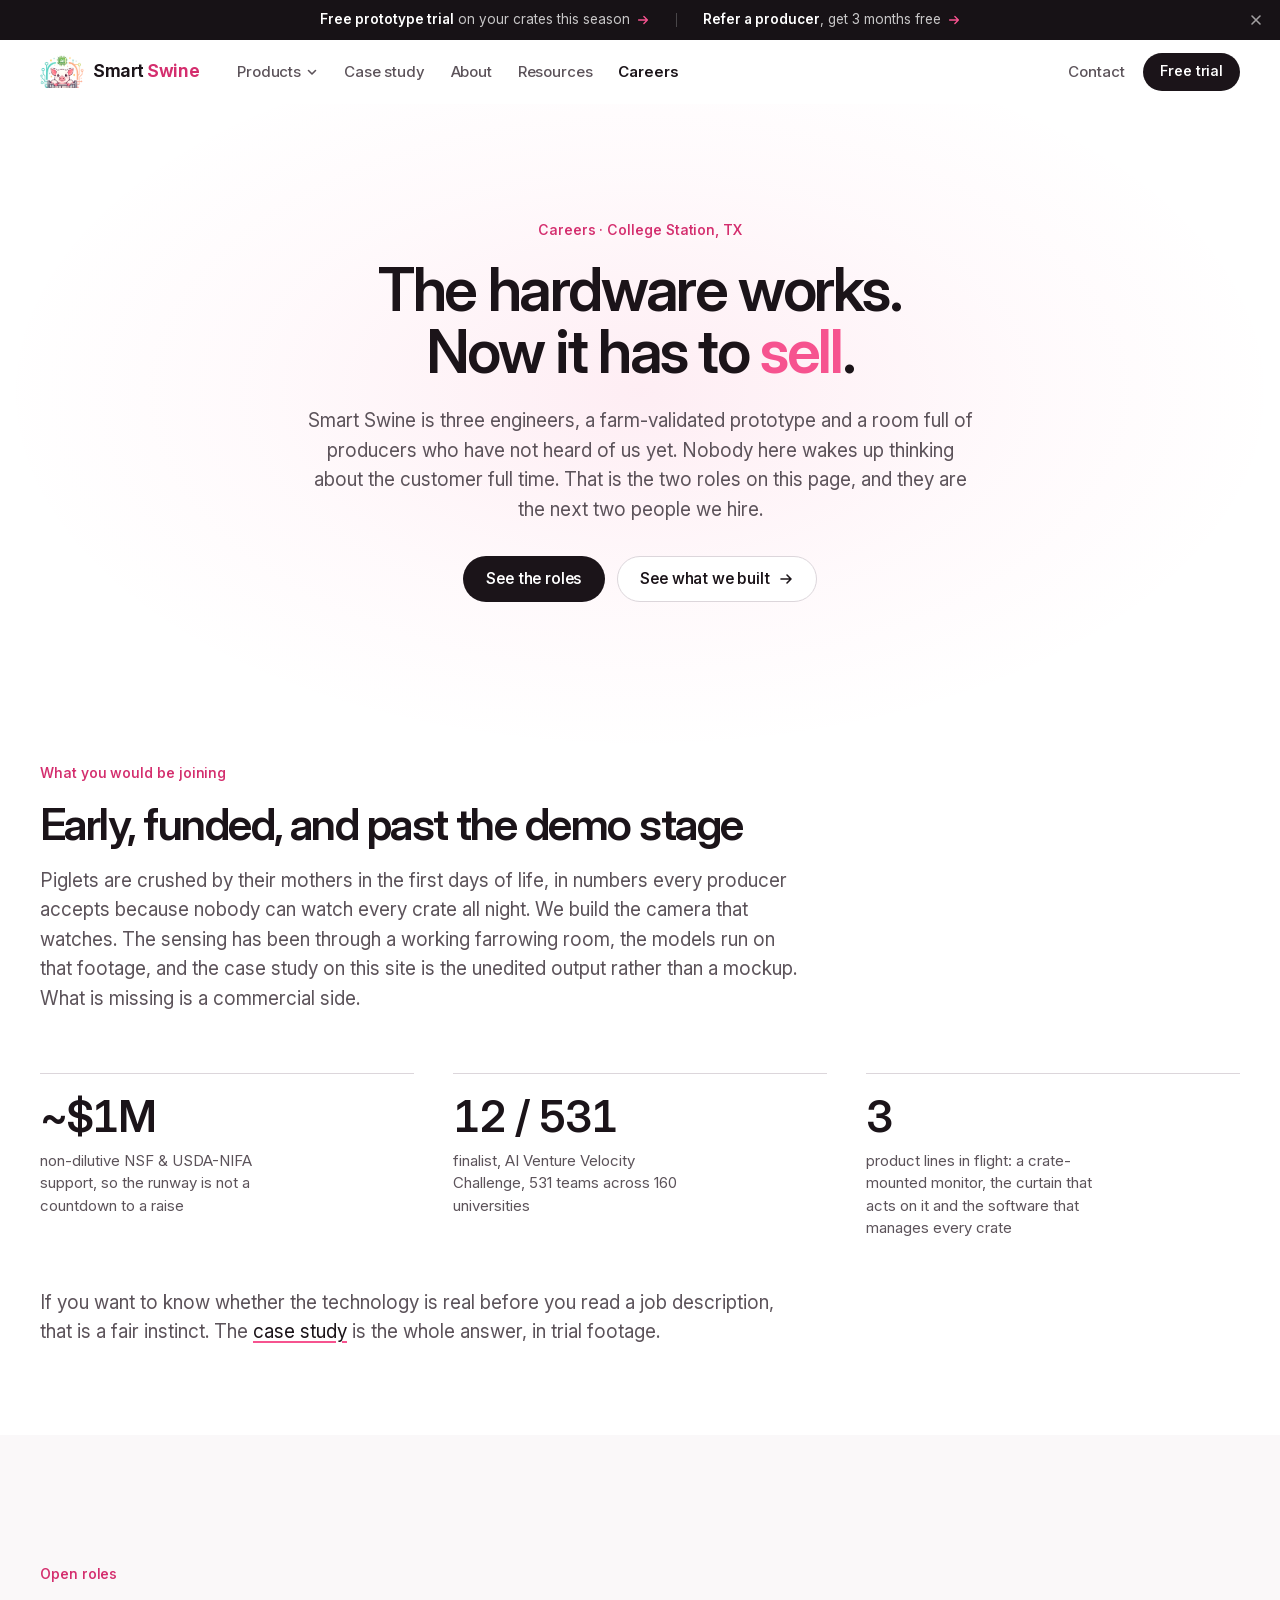
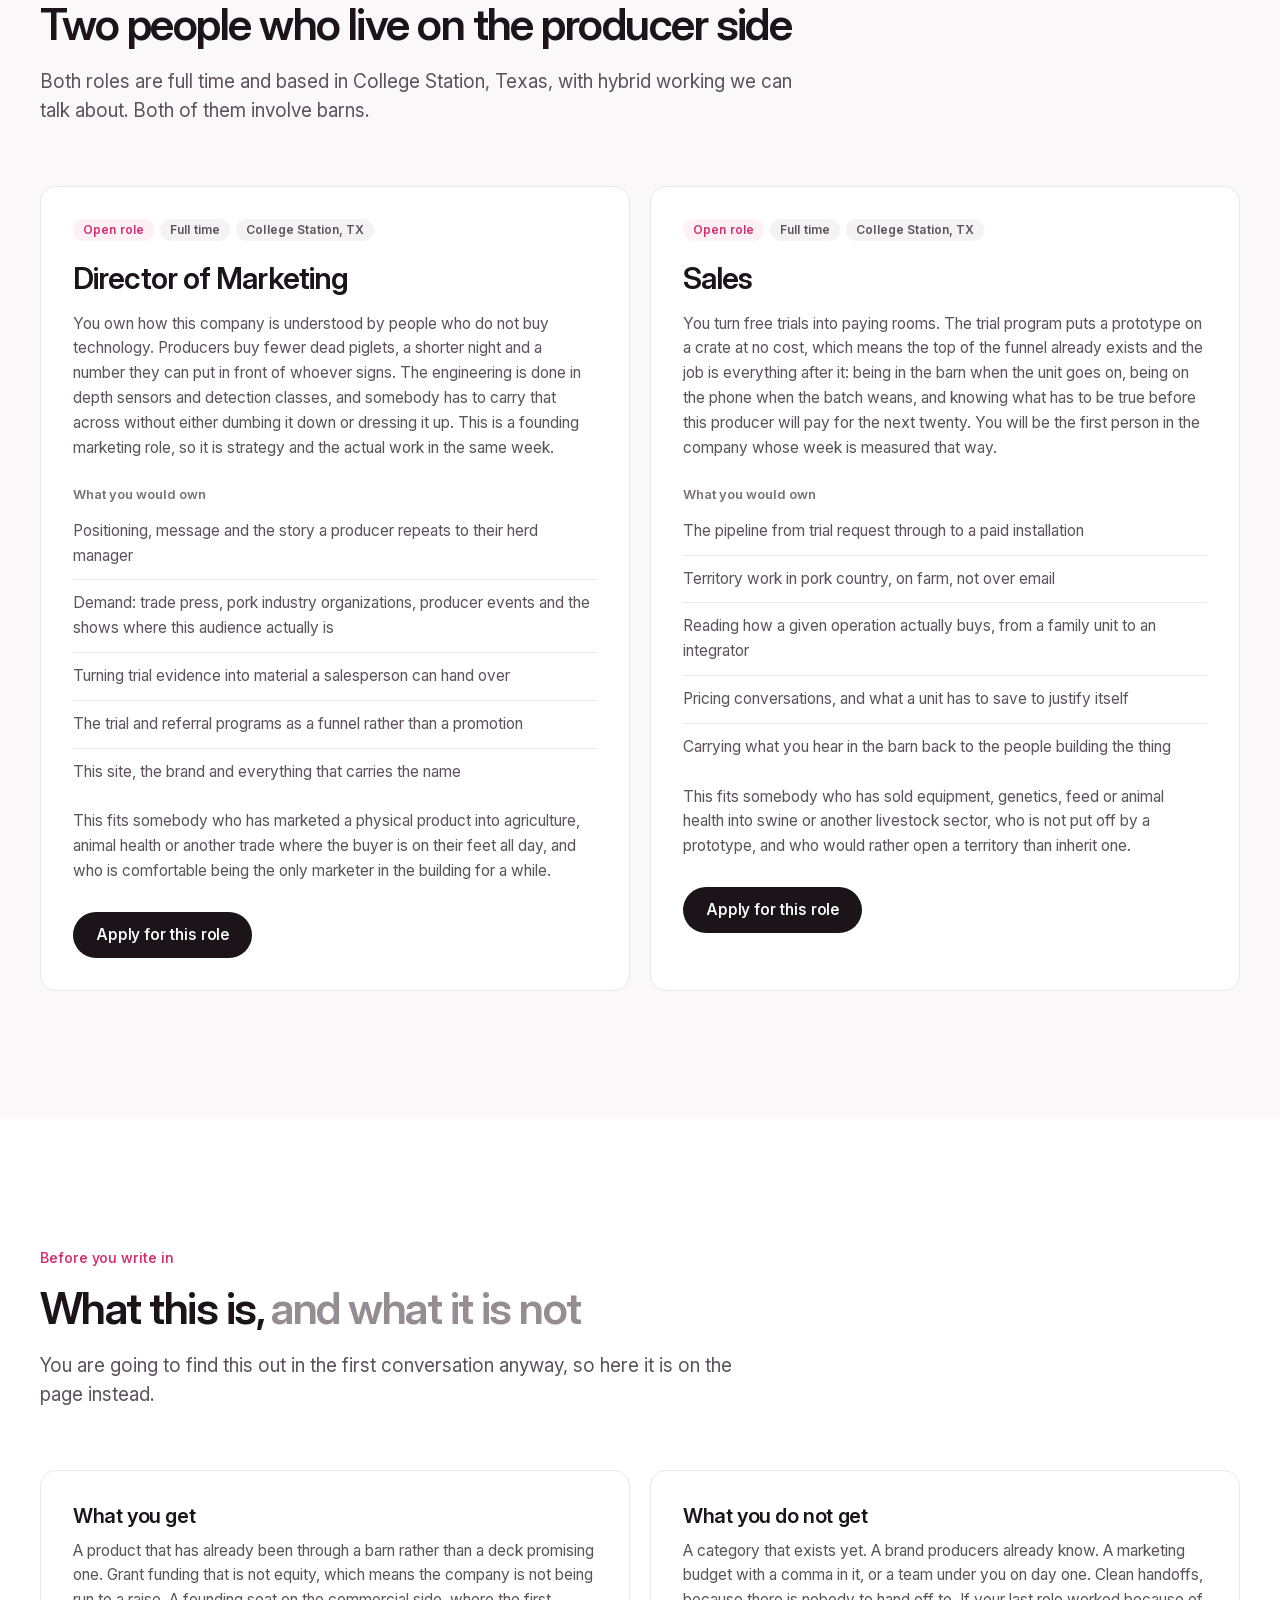
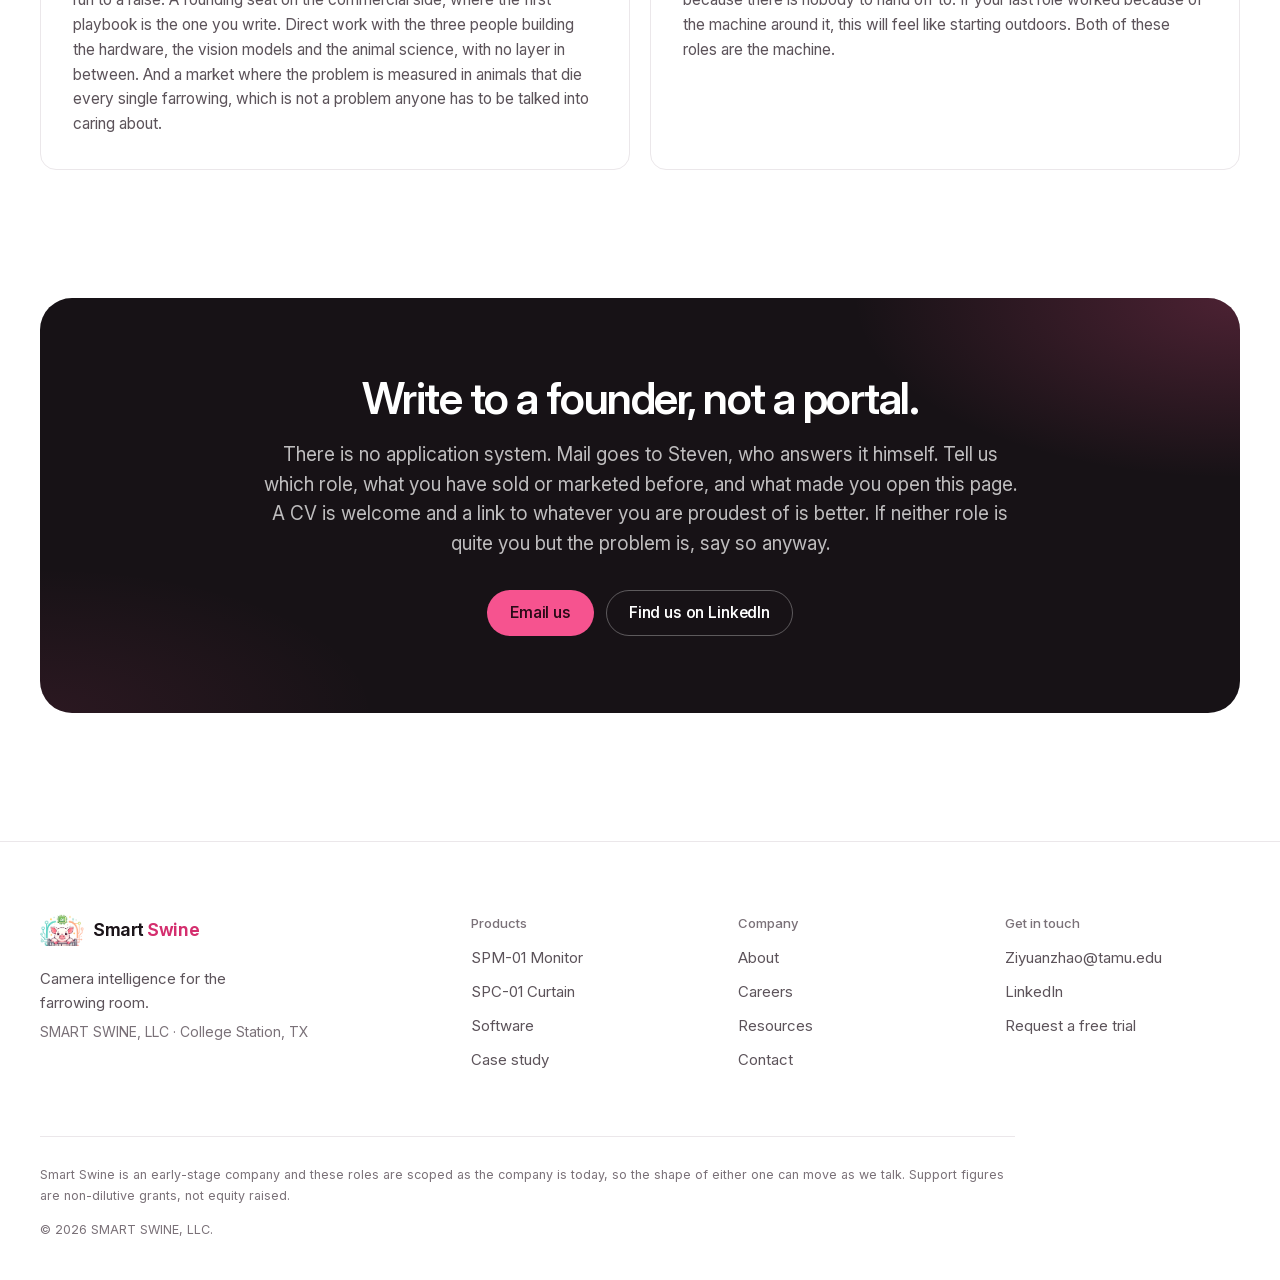
<file: careers.html>
<!DOCTYPE html>
<html lang="en">
<head>
<meta charset="UTF-8">
<meta name="viewport" content="width=device-width, initial-scale=1">
<title>Careers · Smart Swine</title>
<meta name="description" content="Smart Swine is hiring a Director of Marketing and a Sales lead in College Station, Texas. Camera intelligence for the farrowing room.">
<meta name="theme-color" content="#ffffff">
<meta property="og:type" content="website">
<meta property="og:site_name" content="Smart Swine">
<meta property="og:title" content="Careers · Smart Swine">
<meta property="og:description" content="Smart Swine is hiring a Director of Marketing and a Sales lead in College Station, Texas. Camera intelligence for the farrowing room.">
<meta property="og:image" content="https://steven068zzy.github.io/smartswine/assets/img/og.jpg">
<meta name="twitter:card" content="summary_large_image">
<link rel="icon" type="image/png" href="assets/img/logo_badge.png">
<link rel="preload" href="assets/fonts/inter-var-latin.woff2" as="font" type="font/woff2" crossorigin>
<link rel="stylesheet" href="css/site.css">
<script>(function(c){c.add("js");try{if(sessionStorage.getItem("ss-topbar-dismissed")==="1")c.add("no-topbar")}catch(e){}setTimeout(function(){if(!window.__ssReady)c.add("rv-all")},3000)})(document.documentElement.classList)</script>
</head>
<body>

<div class="topbar" id="topbar" role="region" aria-label="Current offers">
  <div class="topbar-in">
    <a href="contact.html#pilot"><span><b>Free prototype trial</b> on your crates this season</span><svg class="arr" viewBox="0 0 16 16" aria-hidden="true"><path d="M3 8h10M9 4l4 4-4 4"/></svg></a>
    <span class="topbar-sep" aria-hidden="true"></span>
    <a href="contact.html#refer"><span><b>Refer a producer</b>, get 3 months free</span><svg class="arr" viewBox="0 0 16 16" aria-hidden="true"><path d="M3 8h10M9 4l4 4-4 4"/></svg></a>
    <button class="topbar-x" type="button" aria-label="Dismiss offers"><svg viewBox="0 0 12 12" aria-hidden="true"><path d="M2 2l8 8M10 2l-8 8"/></svg></button>
  </div>
</div>

<header class="nav" id="nav">
  <div class="nav-in">
    <a class="brand" href="index.html" aria-label="Smart Swine home"><img src="assets/img/logo_badge.png" alt="" width="230" height="170"><span>Smart <em>Swine</em></span></a>
    <nav class="nav-links" aria-label="Main">
      <div class="nav-drop">
        <button class="nav-drop-btn" type="button" aria-expanded="false" aria-haspopup="true">Products<svg viewBox="0 0 12 12" aria-hidden="true"><path d="M2.5 4.5L6 8l3.5-3.5"/></svg></button>
        <div class="nav-menu">
          <div class="nav-menu-in">
            <a href="product.html"><b>SPM-01 Monitor</b><span>Sees the sow and her litter</span></a>
            <a href="spc01.html"><b>SPC-01 Curtain</b><span>Acts on what the monitor sees</span></a>
            <a href="software.html"><b>Software</b><span>Manages every crate and site</span></a>
          </div>
        </div>
      </div>
      <a href="barn.html">Case study</a>
      <a href="about.html">About</a>
      <a href="resources.html">Resources</a>
      <a href="careers.html" aria-current="page">Careers</a>
    </nav>
    <div class="nav-actions">
      <a class="nav-contact" href="contact.html">Contact</a>
      <a class="btn btn--primary btn--sm" href="contact.html#pilot">Free trial</a>
      <button class="nav-burger" type="button" aria-label="Menu" aria-expanded="false" aria-controls="mobileMenu"><span></span><span></span></button>
    </div>
  </div>
</header>

<nav class="mobile-menu" id="mobileMenu" aria-label="Menu">
  <a href="product.html">SPM-01 Monitor<span>Sees the sow and her litter</span></a>
  <a href="spc01.html">SPC-01 Curtain<span>Acts on what the monitor sees</span></a>
  <a href="software.html">Software<span>Manages every crate and site</span></a>
  <a href="barn.html">Case study</a>
  <a href="about.html">About</a>
  <a href="resources.html">Resources</a>
  <a href="careers.html" aria-current="page">Careers</a>
  <a href="contact.html">Contact</a>
  <a class="btn btn--primary" href="contact.html#pilot">Request a free trial</a>
</nav>

<main id="top">
<!-- ===== Hero ===== -->
<section class="page-hero">
  <div class="wrap">
    <p class="eyebrow">Careers · College Station, TX</p>
    <h1>The hardware works. Now it has to <em>sell</em>.</h1>
    <p class="lede">Smart Swine is three engineers, a farm-validated
      prototype and a room full of producers who have not heard of us yet.
      Nobody here wakes up thinking about the customer full time. That is the
      two roles on this page, and they are the next two people we hire.</p>
    <div class="cta-row">
      <a class="btn btn--primary" href="#roles">See the roles</a>
      <a class="btn btn--secondary" href="barn.html">See what we built<svg class="arr" viewBox="0 0 16 16" aria-hidden="true"><path d="M3 8h10M9 4l4 4-4 4"/></svg></a>
    </div>
  </div>
</section>

<!-- ===== What you'd be joining ===== -->
<section class="section section--tight" id="joining">
  <div class="wrap">
    <header class="shead">
      <p class="eyebrow">What you would be joining</p>
      <h2 class="rv">Early, funded, and past the demo stage</h2>
      <p class="lede rv">Piglets are crushed by their mothers in the first days
        of life, in numbers every producer accepts because nobody can watch
        every crate all night. We build the camera that watches. The sensing
        has been through a working farrowing room, the models run on that
        footage, and the case study on this site is the unedited output rather
        than a mockup. What is missing is a commercial side.</p>
    </header>

    <div class="metrics metrics--3">
      <div class="metric rv"><strong>~$1M</strong><span>non-dilutive NSF &amp; USDA-NIFA support, so the runway is not a countdown to a raise</span></div>
      <div class="metric rv"><strong>12 / 531</strong><span>finalist, AI Venture Velocity Challenge, 531 teams across 160 universities</span></div>
      <div class="metric rv"><strong>3</strong><span>product lines in flight: a crate-mounted monitor, the curtain that acts on it and the software that manages every crate</span></div>
    </div>

    <p class="lede rv mt-m">If you want to know whether the technology is
      real before you read a job description, that is a fair instinct. The
      <a href="barn.html">case study</a> is the whole answer, in trial footage.</p>
  </div>
</section>

<!-- ===== Open roles ===== -->
<section class="section section--alt" id="roles">
  <div class="wrap">
    <header class="shead">
      <p class="eyebrow">Open roles</p>
      <h2 class="rv">Two people who live on the producer side</h2>
      <p class="lede rv">Both roles are full time and based in College Station,
        Texas, with hybrid working we can talk about. Both of them involve
        barns.</p>
    </header>

    <div class="grid g2">

      <article class="card role rv" id="marketing">
        <div class="role-meta"><span class="tag tag--ai">Open role</span><span class="tag">Full time</span><span class="tag">College Station, TX</span></div>
        <h3>Director of Marketing</h3>
        <p>You own how this company is understood by people who do not buy
          technology. Producers buy fewer dead piglets, a shorter night and a
          number they can put in front of whoever signs. The engineering is
          done in depth sensors and detection classes, and somebody has to
          carry that across without either dumbing it down or dressing it up.
          This is a founding marketing role, so it is strategy and the actual
          work in the same week.</p>
        <h4>What you would own</h4>
        <ul>
          <li>Positioning, message and the story a producer repeats to their herd manager</li>
          <li>Demand: trade press, pork industry organizations, producer events and the shows where this audience actually is</li>
          <li>Turning trial evidence into material a salesperson can hand over</li>
          <li>The trial and referral programs as a funnel rather than a promotion</li>
          <li>This site, the brand and everything that carries the name</li>
        </ul>
        <p>This fits somebody who has marketed a physical product into
          agriculture, animal health or another trade where the buyer is on
          their feet all day, and who is comfortable being the only marketer in
          the building for a while.</p>
        <a class="btn btn--primary" href="mailto:Ziyuanzhao@tamu.edu?subject=Director%20of%20Marketing%20-%20%5Byour%20name%5D&body=Hi%20Smart%20Swine%20team%2C%0A%0AI%27d%20like%20to%20talk%20about%20the%20Director%20of%20Marketing%20role.%0A%0AWhat%20I%27ve%20marketed%20before%3A%0AWhere%20I%20am%20now%3A%0AWhy%20this%20one%3A%0A%0A%5BAttach%20a%20CV%20or%20link%20a%20profile%5D">Apply for this role</a>
      </article>

      <article class="card role rv" id="sales">
        <div class="role-meta"><span class="tag tag--ai">Open role</span><span class="tag">Full time</span><span class="tag">College Station, TX</span></div>
        <h3>Sales</h3>
        <p>You turn free trials into paying rooms. The trial program puts a
          prototype on a crate at no cost, which means the top of the funnel
          already exists and the job is everything after it: being in the barn
          when the unit goes on, being on the phone when the batch weans, and
          knowing what has to be true before this producer will pay for the
          next twenty. You will be the first person in the company whose week
          is measured that way.</p>
        <h4>What you would own</h4>
        <ul>
          <li>The pipeline from trial request through to a paid installation</li>
          <li>Territory work in pork country, on farm, not over email</li>
          <li>Reading how a given operation actually buys, from a family unit to an integrator</li>
          <li>Pricing conversations, and what a unit has to save to justify itself</li>
          <li>Carrying what you hear in the barn back to the people building the thing</li>
        </ul>
        <p>This fits somebody who has sold equipment, genetics, feed or animal
          health into swine or another livestock sector, who is not put off by
          a prototype, and who would rather open a territory than inherit one.</p>
        <a class="btn btn--primary" href="mailto:Ziyuanzhao@tamu.edu?subject=Sales%20-%20%5Byour%20name%5D&body=Hi%20Smart%20Swine%20team%2C%0A%0AI%27d%20like%20to%20talk%20about%20the%20sales%20role.%0A%0AWhat%20I%27ve%20sold%20before%2C%20and%20to%20whom%3A%0AWhere%20I%20am%20now%3A%0AWhy%20this%20one%3A%0A%0A%5BAttach%20a%20CV%20or%20link%20a%20profile%5D">Apply for this role</a>
      </article>

    </div>
  </div>
</section>

<!-- ===== Straight talk ===== -->
<section class="section" id="honest">
  <div class="wrap">
    <header class="shead">
      <p class="eyebrow">Before you write in</p>
      <h2 class="rv">What this is, <span class="soft">and what it is not</span></h2>
      <p class="lede rv">You are going to find this out in the first
        conversation anyway, so here it is on the page instead.</p>
    </header>
    <div class="grid g2">
      <article class="card rv">
        <h3>What you get</h3>
        <p>A product that has already been through a barn rather than a deck
          promising one. Grant funding that is not equity, which means the
          company is not being run to a raise. A founding seat on the
          commercial side, where the first playbook is the one you write. Direct
          work with the three people building the hardware, the vision models
          and the animal science, with no layer in between. And a market where
          the problem is measured in animals that die every single farrowing,
          which is not a problem anyone has to be talked into caring about.</p>
      </article>
      <article class="card rv">
        <h3>What you do not get</h3>
        <p>A category that exists yet. A brand producers already know. A
          marketing budget with a comma in it, or a team under you on day one.
          Clean handoffs, because there is nobody to hand off to. If your last
          role worked because of the machine around it, this will feel like
          starting outdoors. Both of these roles are the machine.</p>
      </article>
    </div>
  </div>
</section>

<!-- ===== CTA ===== -->
<section class="section section--flush" id="apply">
  <div class="wrap">
    <div class="panel panel--dark panel--center rv">
      <h2>Write to a founder, not a portal.</h2>
      <p class="lede">There is no application system. Mail goes to Steven, who
        answers it himself. Tell us which role, what you have sold or marketed
        before, and what made you open this page. A CV is welcome and a link to
        whatever you are proudest of is better. If neither role is quite you but
        the problem is, say so anyway.</p>
      <div class="cta-row">
        <a class="btn btn--pink" href="mailto:Ziyuanzhao@tamu.edu?subject=Smart%20Swine%20-%20careers&body=Hi%20Smart%20Swine%20team%2C%0A%0ARole%20I%27m%20writing%20about%3A%0AWhat%20I%27ve%20sold%20or%20marketed%20before%3A%0AWhere%20I%20am%20now%3A%0AWhy%20this%20one%3A%0A%0A%5BAttach%20a%20CV%20or%20link%20a%20profile%5D">Email us</a>
        <a class="btn btn--ghost" href="https://www.linkedin.com/company/133423991/" rel="noopener" target="_blank">Find us on LinkedIn</a>
      </div>
    </div>
  </div>
</section>

</main>

<footer class="foot">
  <div class="wrap">
    <div class="foot-grid">
      <div class="foot-brand">
        <a class="brand" href="index.html" aria-label="Smart Swine home"><img src="assets/img/logo_badge.png" alt="" width="230" height="170"><span>Smart <em>Swine</em></span></a>
        <p>Camera intelligence for the farrowing room.</p>
        <p class="foot-meta">SMART SWINE, LLC · College Station, TX</p>
      </div>
      <div>
        <h5>Products</h5>
        <div class="foot-links">
          <a href="product.html">SPM-01 Monitor</a>
          <a href="spc01.html">SPC-01 Curtain</a>
          <a href="software.html">Software</a>
          <a href="barn.html">Case study</a>
        </div>
      </div>
      <div>
        <h5>Company</h5>
        <div class="foot-links">
          <a href="about.html">About</a>
          <a href="careers.html">Careers</a>
          <a href="resources.html">Resources</a>
          <a href="contact.html">Contact</a>
        </div>
      </div>
      <div>
        <h5>Get in touch</h5>
        <div class="foot-links">
          <a href="mailto:Ziyuanzhao@tamu.edu">Ziyuanzhao@tamu.edu</a>
          <a href="https://www.linkedin.com/company/133423991/" rel="noopener" target="_blank">LinkedIn</a>
          <a href="contact.html#pilot">Request a free trial</a>
        </div>
      </div>
    </div>
    <p class="foot-fine">Smart Swine is an early-stage company and these roles are scoped as the company is today, so the shape of either one can move as we talk. Support figures are non-dilutive grants, not equity raised.</p>
    <p class="foot-copy">© 2026 SMART SWINE, LLC.</p>
  </div>
</footer>

<script src="js/site.js"></script>
</body>
</html>
</file>
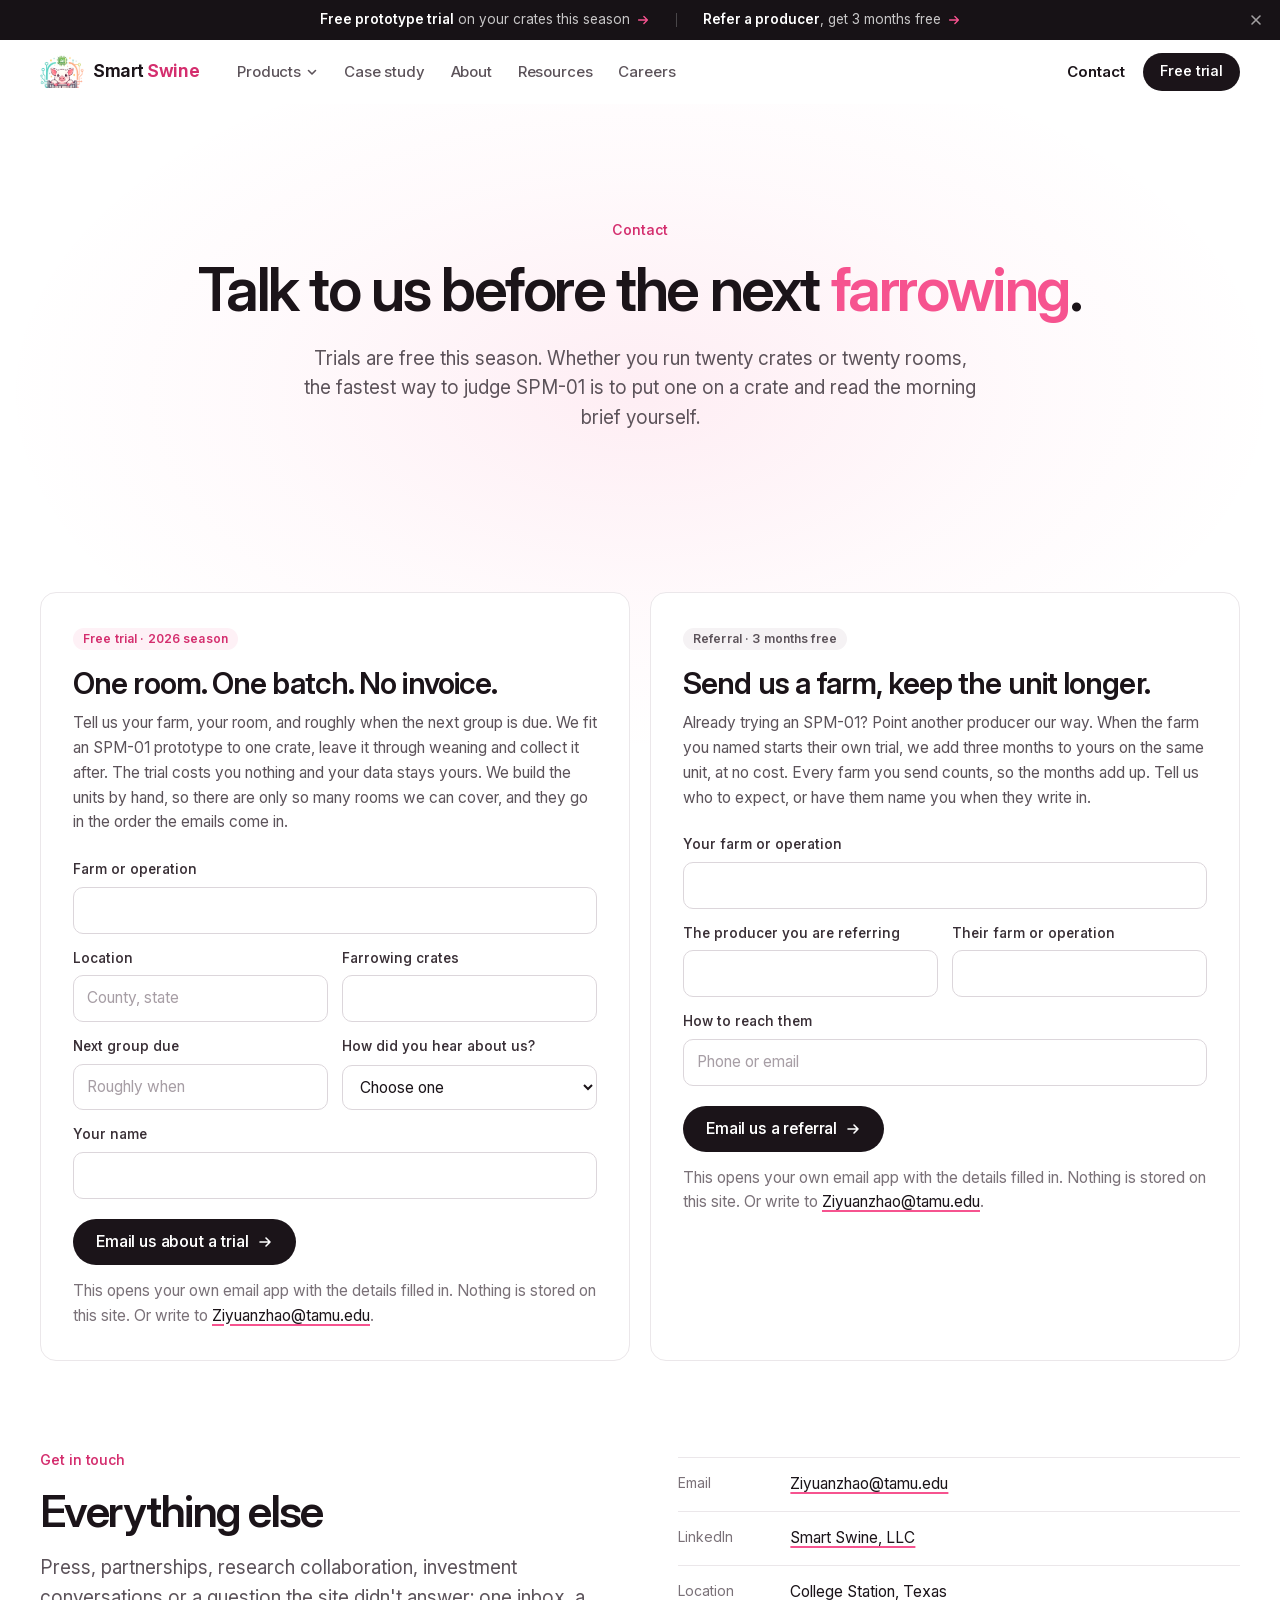
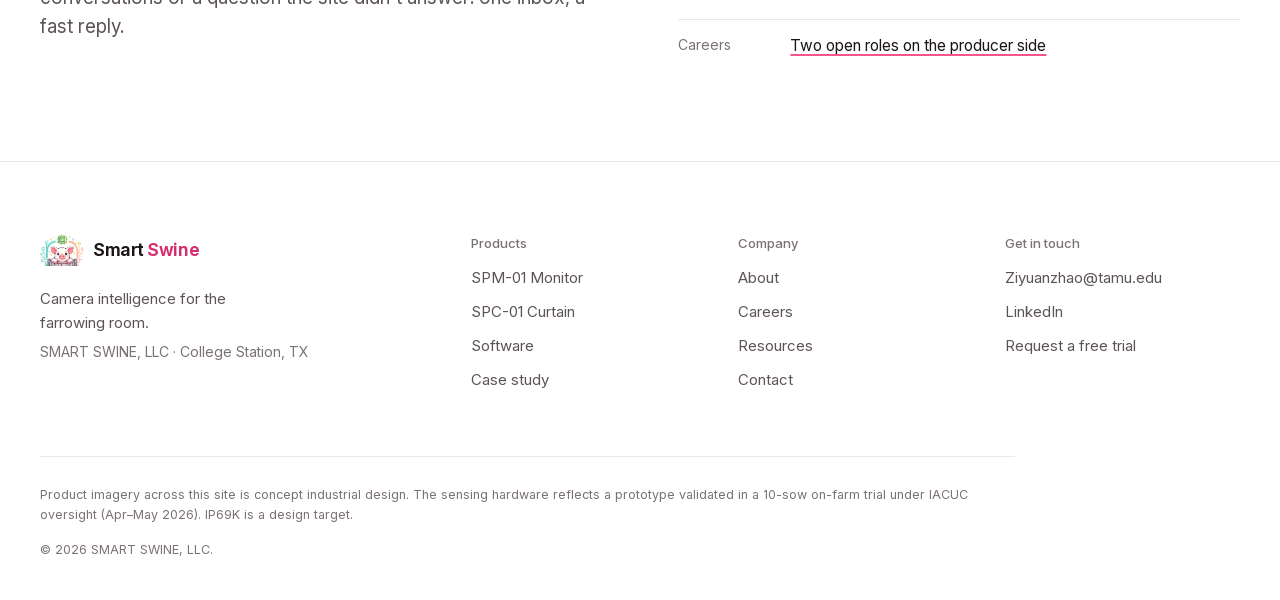
<file: contact.html>
<!DOCTYPE html>
<html lang="en">
<head>
<meta charset="UTF-8">
<meta name="viewport" content="width=device-width, initial-scale=1">
<title>Contact · Smart Swine</title>
<meta name="description" content="Request a free SPM-01 trial, refer a producer, or get in touch with the Smart Swine team.">
<meta name="theme-color" content="#ffffff">
<meta property="og:type" content="website">
<meta property="og:site_name" content="Smart Swine">
<meta property="og:title" content="Contact · Smart Swine">
<meta property="og:description" content="Request a free SPM-01 trial, refer a producer, or get in touch with the Smart Swine team.">
<meta property="og:image" content="https://steven068zzy.github.io/smartswine/assets/img/og.jpg">
<meta name="twitter:card" content="summary_large_image">
<link rel="icon" type="image/png" href="assets/img/logo_badge.png">
<link rel="preload" href="assets/fonts/inter-var-latin.woff2" as="font" type="font/woff2" crossorigin>
<link rel="stylesheet" href="css/site.css">
<script>(function(c){c.add("js");try{if(sessionStorage.getItem("ss-topbar-dismissed")==="1")c.add("no-topbar")}catch(e){}setTimeout(function(){if(!window.__ssReady)c.add("rv-all")},3000)})(document.documentElement.classList)</script>
</head>
<body>

<div class="topbar" id="topbar" role="region" aria-label="Current offers">
  <div class="topbar-in">
    <a href="contact.html#pilot"><span><b>Free prototype trial</b> on your crates this season</span><svg class="arr" viewBox="0 0 16 16" aria-hidden="true"><path d="M3 8h10M9 4l4 4-4 4"/></svg></a>
    <span class="topbar-sep" aria-hidden="true"></span>
    <a href="contact.html#refer"><span><b>Refer a producer</b>, get 3 months free</span><svg class="arr" viewBox="0 0 16 16" aria-hidden="true"><path d="M3 8h10M9 4l4 4-4 4"/></svg></a>
    <button class="topbar-x" type="button" aria-label="Dismiss offers"><svg viewBox="0 0 12 12" aria-hidden="true"><path d="M2 2l8 8M10 2l-8 8"/></svg></button>
  </div>
</div>

<header class="nav" id="nav">
  <div class="nav-in">
    <a class="brand" href="index.html" aria-label="Smart Swine home"><img src="assets/img/logo_badge.png" alt="" width="230" height="170"><span>Smart <em>Swine</em></span></a>
    <nav class="nav-links" aria-label="Main">
      <div class="nav-drop">
        <button class="nav-drop-btn" type="button" aria-expanded="false" aria-haspopup="true">Products<svg viewBox="0 0 12 12" aria-hidden="true"><path d="M2.5 4.5L6 8l3.5-3.5"/></svg></button>
        <div class="nav-menu">
          <div class="nav-menu-in">
            <a href="product.html"><b>SPM-01 Monitor</b><span>Sees the sow and her litter</span></a>
            <a href="spc01.html"><b>SPC-01 Curtain</b><span>Acts on what the monitor sees</span></a>
            <a href="software.html"><b>Software</b><span>Manages every crate and site</span></a>
          </div>
        </div>
      </div>
      <a href="barn.html">Case study</a>
      <a href="about.html">About</a>
      <a href="resources.html">Resources</a>
      <a href="careers.html">Careers</a>
    </nav>
    <div class="nav-actions">
      <a class="nav-contact" href="contact.html" aria-current="page">Contact</a>
      <a class="btn btn--primary btn--sm" href="contact.html#pilot">Free trial</a>
      <button class="nav-burger" type="button" aria-label="Menu" aria-expanded="false" aria-controls="mobileMenu"><span></span><span></span></button>
    </div>
  </div>
</header>

<nav class="mobile-menu" id="mobileMenu" aria-label="Menu">
  <a href="product.html">SPM-01 Monitor<span>Sees the sow and her litter</span></a>
  <a href="spc01.html">SPC-01 Curtain<span>Acts on what the monitor sees</span></a>
  <a href="software.html">Software<span>Manages every crate and site</span></a>
  <a href="barn.html">Case study</a>
  <a href="about.html">About</a>
  <a href="resources.html">Resources</a>
  <a href="careers.html">Careers</a>
  <a href="contact.html" aria-current="page">Contact</a>
  <a class="btn btn--primary" href="contact.html#pilot">Request a free trial</a>
</nav>

<main id="top">
<section class="page-hero">
  <div class="wrap">
    <p class="eyebrow">Contact</p>
    <h1>Talk to us before the next <em>farrowing</em>.</h1>
    <p class="lede">Trials are free this season. Whether you run twenty
      crates or twenty rooms, the fastest way to judge SPM-01 is to put one on a
      crate and read the morning brief yourself.</p>
  </div>
</section>

<section class="section section--tight">
  <div class="wrap">
    <div class="grid g2">

      <!-- ===== Free trial ===== -->
      <article class="card rv" id="pilot">
        <span class="tag tag--ai">Free trial · 2026 season</span>
        <h2 class="h-card">One room. One batch. No invoice.</h2>
        <p>Tell us your farm, your room, and roughly when the next group is due. We
          fit an SPM-01 prototype to one crate, leave it through weaning and collect
          it after. The trial costs you nothing and your data stays yours. We build
          the units by hand, so there are only so many rooms we can cover, and they
          go in the order the emails come in.</p>

        <form class="form" data-mailto="Ziyuanzhao@tamu.edu" data-subject="SPM-01 free trial - {key}"
              data-closing="We'd like to try a unit this season.">
          <div class="field">
            <label for="t-farm">Farm or operation</label>
            <input id="t-farm" name="farm" data-label="Farm / operation" data-key required autocomplete="organization">
          </div>
          <div class="field-row">
            <div class="field">
              <label for="t-loc">Location</label>
              <input id="t-loc" name="location" data-label="Location" placeholder="County, state" autocomplete="address-level1">
            </div>
            <div class="field">
              <label for="t-crates">Farrowing crates</label>
              <input id="t-crates" name="crates" data-label="Number of farrowing crates" inputmode="numeric">
            </div>
          </div>
          <div class="field-row">
            <div class="field">
              <label for="t-due">Next group due</label>
              <input id="t-due" name="due" data-label="When the next group is due" placeholder="Roughly when">
            </div>
            <div class="field">
              <label for="t-heard">How did you hear about us?</label>
              <select id="t-heard" name="heard" data-label="How I heard about Smart Swine">
                <option value="">Choose one</option>
                <option>A pork association</option>
                <option>Another producer</option>
                <option>Trade press or a podcast</option>
                <option>LinkedIn</option>
                <option>Texas A&amp;M</option>
                <option>A search</option>
                <option>Somewhere else</option>
              </select>
            </div>
          </div>
          <div class="field">
            <label for="t-name">Your name</label>
            <input id="t-name" name="name" data-label="Name" autocomplete="name">
          </div>
          <button class="btn btn--primary" type="submit">Email us about a trial<svg class="arr" viewBox="0 0 16 16" aria-hidden="true"><path d="M3 8h10M9 4l4 4-4 4"/></svg></button>
          <p class="form-hint">This opens your own email app with the details
            filled in. Nothing is stored on this site. Or write to
            <a href="mailto:Ziyuanzhao@tamu.edu?subject=SPM-01%20free%20trial">Ziyuanzhao@tamu.edu</a>.</p>
          <div class="form-done" role="status">
            If your email app did not open, copy this and send it to us.
            <pre></pre>
            <button class="btn btn--secondary btn--sm" type="button" data-copy>Copy the message</button>
          </div>
        </form>
      </article>

      <!-- ===== Referral ===== -->
      <article class="card rv" id="refer">
        <span class="tag">Referral · 3 months free</span>
        <h2 class="h-card">Send us a farm, keep the unit longer.</h2>
        <p>Already trying an SPM-01? Point another producer our way. When the farm
          you named starts their own trial, we add three months to yours on the
          same unit, at no cost. Every farm you send counts, so the months add up.
          Tell us who to expect, or have them name you when they write in.</p>

        <form class="form" data-mailto="Ziyuanzhao@tamu.edu" data-subject="SPM-01 referral - {key}"
              data-closing="Please add the three months to our trial once they start.">
          <div class="field">
            <label for="r-farm">Your farm or operation</label>
            <input id="r-farm" name="farm" data-label="My farm / operation" data-key required autocomplete="organization">
          </div>
          <div class="field-row">
            <div class="field">
              <label for="r-who">The producer you are referring</label>
              <input id="r-who" name="referred" data-label="The producer I'm referring" required>
            </div>
            <div class="field">
              <label for="r-their">Their farm or operation</label>
              <input id="r-their" name="their_farm" data-label="Their farm / operation">
            </div>
          </div>
          <div class="field">
            <label for="r-reach">How to reach them</label>
            <input id="r-reach" name="reach" data-label="How to reach them" placeholder="Phone or email">
          </div>
          <button class="btn btn--primary" type="submit">Email us a referral<svg class="arr" viewBox="0 0 16 16" aria-hidden="true"><path d="M3 8h10M9 4l4 4-4 4"/></svg></button>
          <p class="form-hint">This opens your own email app with the details
            filled in. Nothing is stored on this site. Or write to
            <a href="mailto:Ziyuanzhao@tamu.edu?subject=SPM-01%20referral">Ziyuanzhao@tamu.edu</a>.</p>
          <div class="form-done" role="status">
            If your email app did not open, copy this and send it to us.
            <pre></pre>
            <button class="btn btn--secondary btn--sm" type="button" data-copy>Copy the message</button>
          </div>
        </form>
      </article>

    </div>

    <!-- ===== Everything else ===== -->
    <div class="split split--top mt-l" id="touch">
      <div>
        <p class="eyebrow">Get in touch</p>
        <h2 class="rv">Everything else</h2>
        <p class="lede rv" style="margin-top:18px">Press, partnerships, research
          collaboration, investment conversations or a question the site didn't
          answer: one inbox, a fast reply.</p>
      </div>
      <ul class="clist rv">
        <li><span>Email</span><a href="mailto:Ziyuanzhao@tamu.edu">Ziyuanzhao@tamu.edu</a></li>
        <li><span>LinkedIn</span><a href="https://www.linkedin.com/company/133423991/" rel="noopener" target="_blank">Smart Swine, LLC</a></li>
        <li><span>Location</span>College Station, Texas</li>
        <li><span>Careers</span><a href="careers.html">Two open roles on the producer side</a></li>
      </ul>
    </div>
  </div>
</section>

</main>

<footer class="foot">
  <div class="wrap">
    <div class="foot-grid">
      <div class="foot-brand">
        <a class="brand" href="index.html" aria-label="Smart Swine home"><img src="assets/img/logo_badge.png" alt="" width="230" height="170"><span>Smart <em>Swine</em></span></a>
        <p>Camera intelligence for the farrowing room.</p>
        <p class="foot-meta">SMART SWINE, LLC · College Station, TX</p>
      </div>
      <div>
        <h5>Products</h5>
        <div class="foot-links">
          <a href="product.html">SPM-01 Monitor</a>
          <a href="spc01.html">SPC-01 Curtain</a>
          <a href="software.html">Software</a>
          <a href="barn.html">Case study</a>
        </div>
      </div>
      <div>
        <h5>Company</h5>
        <div class="foot-links">
          <a href="about.html">About</a>
          <a href="careers.html">Careers</a>
          <a href="resources.html">Resources</a>
          <a href="contact.html">Contact</a>
        </div>
      </div>
      <div>
        <h5>Get in touch</h5>
        <div class="foot-links">
          <a href="mailto:Ziyuanzhao@tamu.edu">Ziyuanzhao@tamu.edu</a>
          <a href="https://www.linkedin.com/company/133423991/" rel="noopener" target="_blank">LinkedIn</a>
          <a href="contact.html#pilot">Request a free trial</a>
        </div>
      </div>
    </div>
    <p class="foot-fine">Product imagery across this site is concept industrial design. The sensing hardware reflects a prototype validated in a 10-sow on-farm trial under IACUC oversight (Apr–May 2026). IP69K is a design target.</p>
    <p class="foot-copy">© 2026 SMART SWINE, LLC.</p>
  </div>
</footer>

<script src="js/site.js"></script>
</body>
</html>
</file>
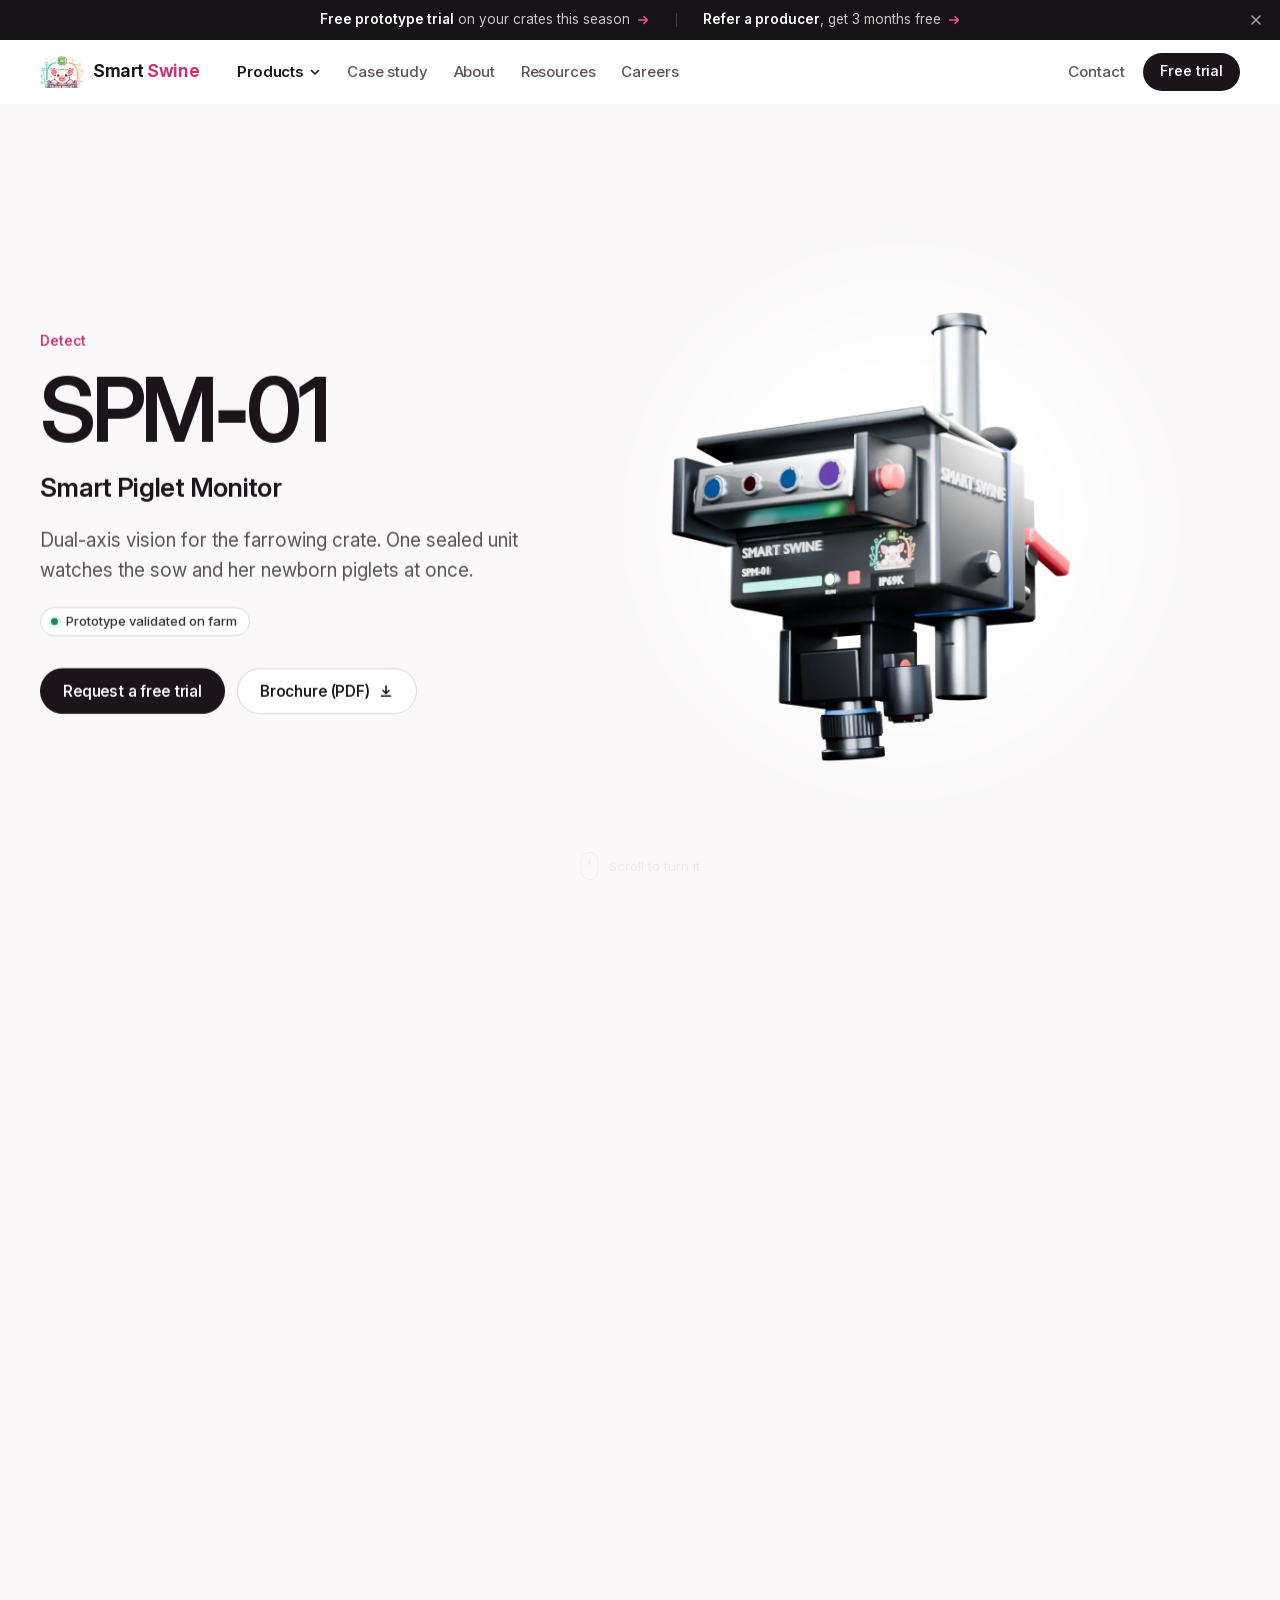
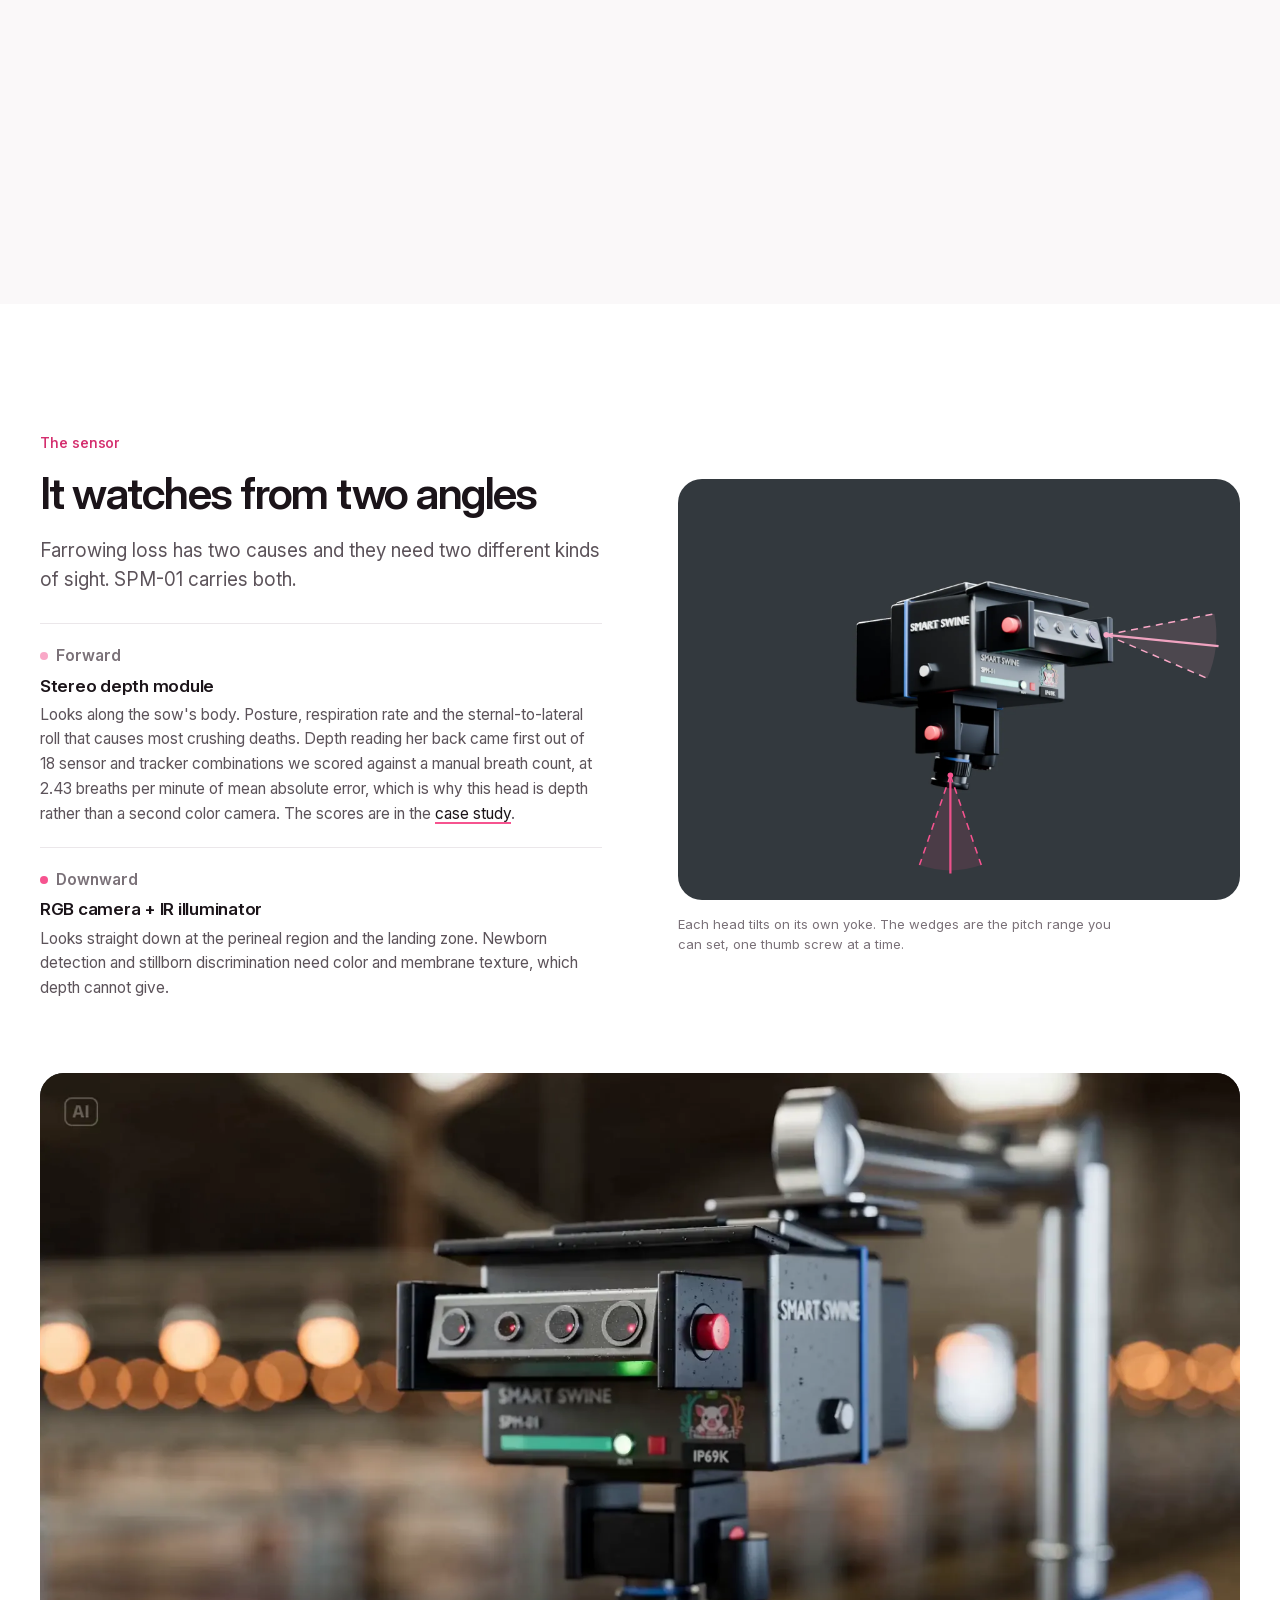
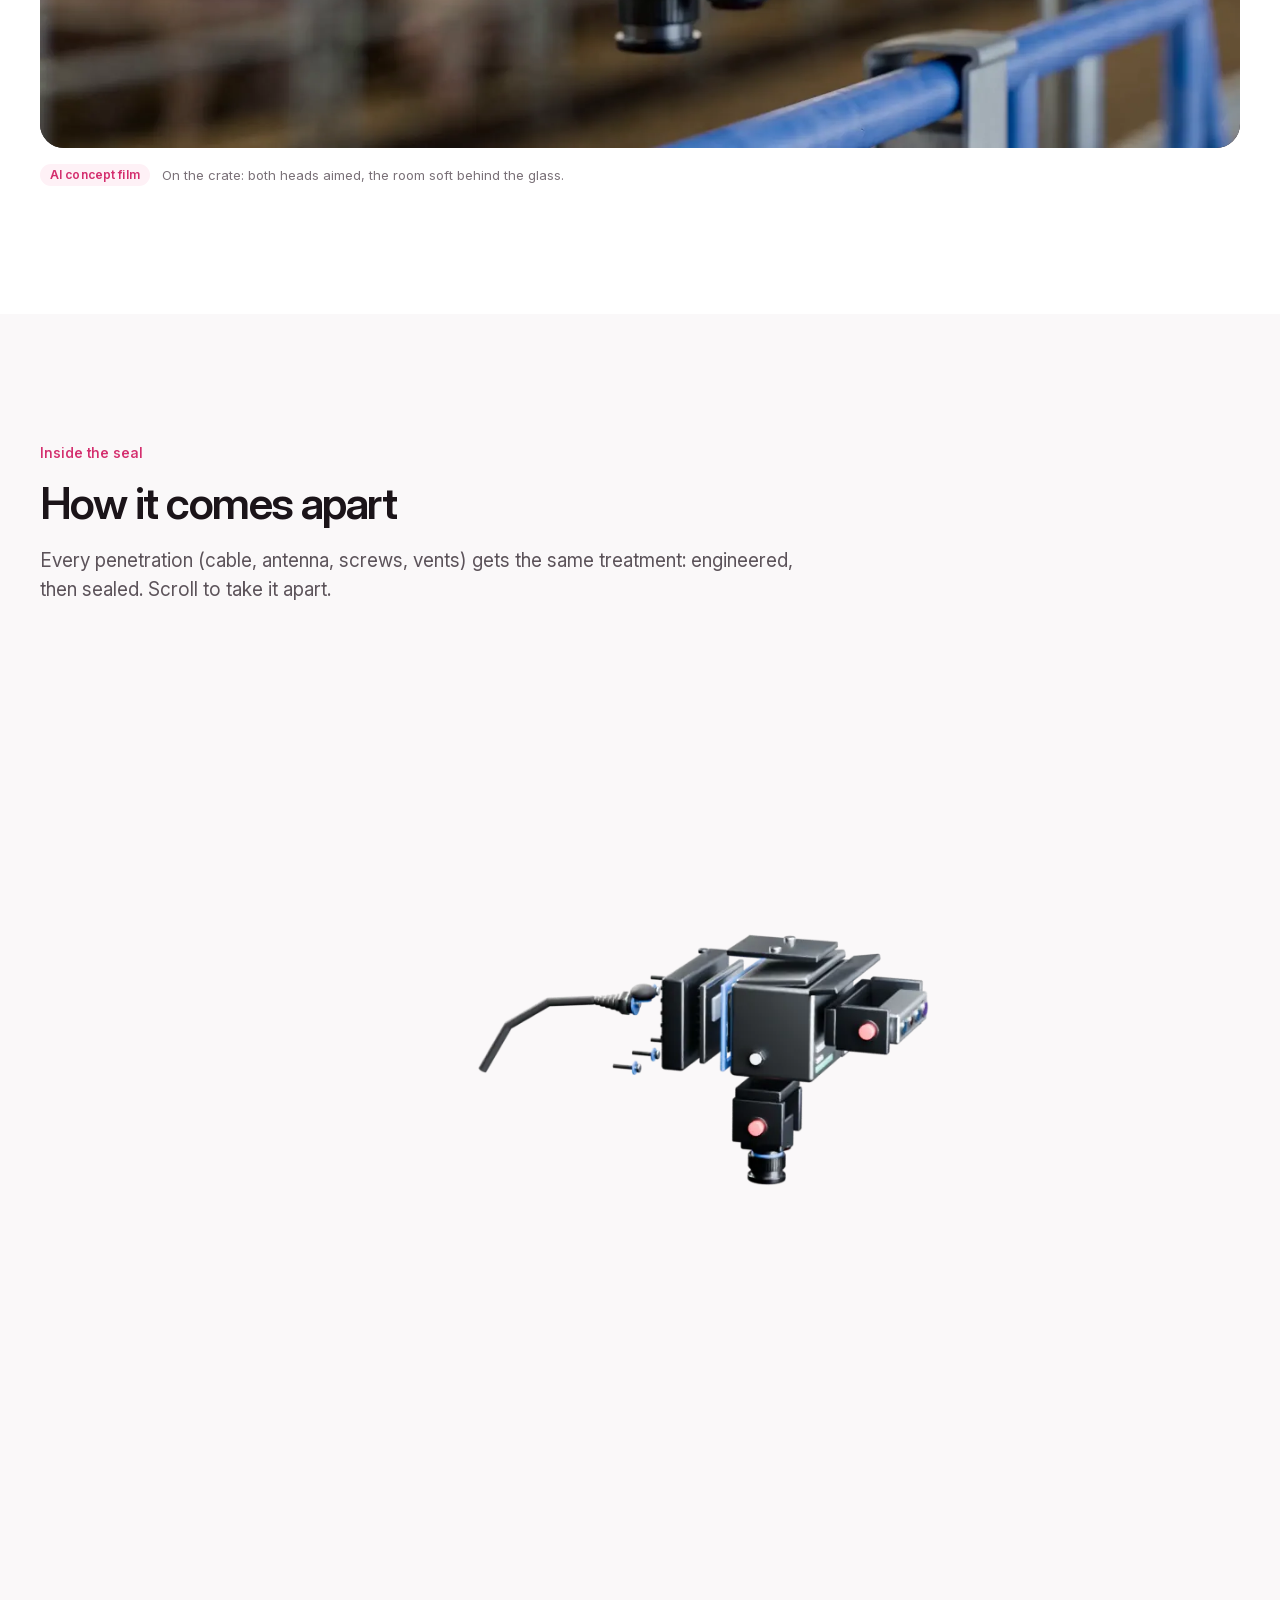
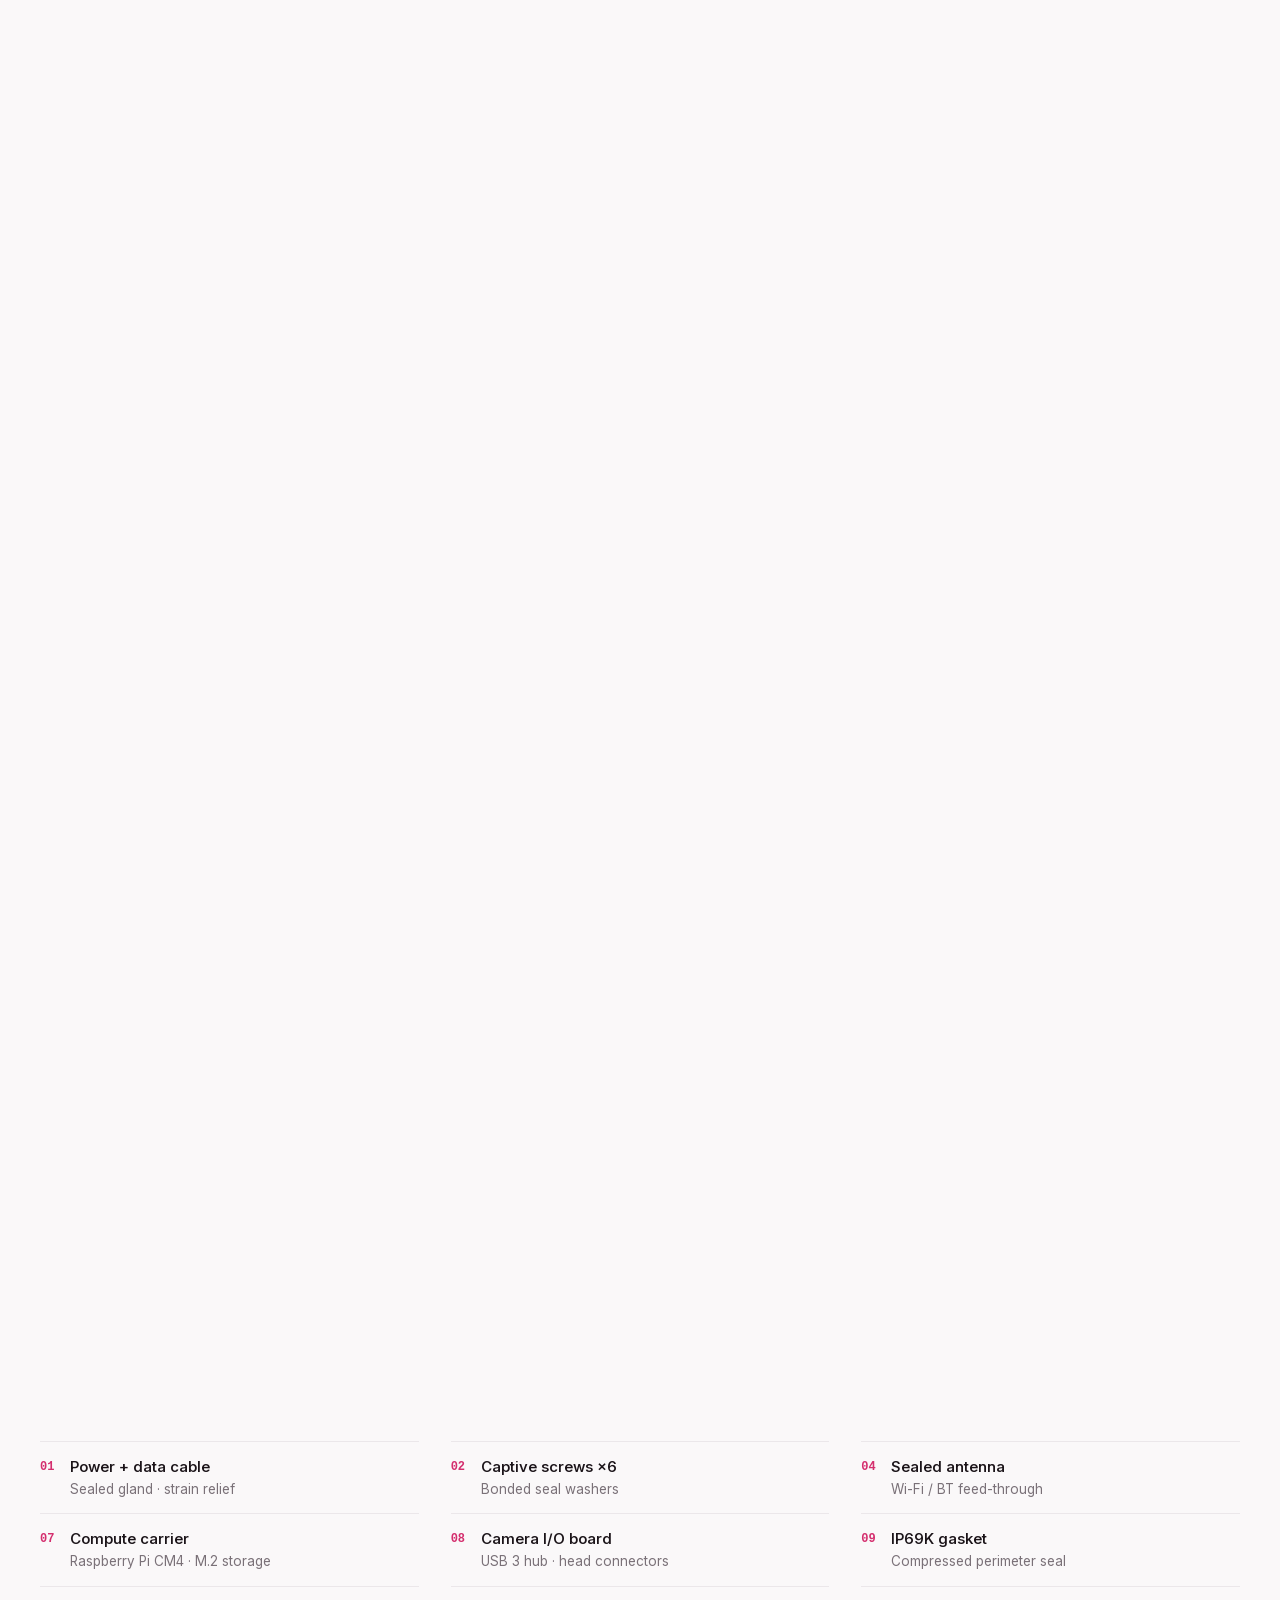
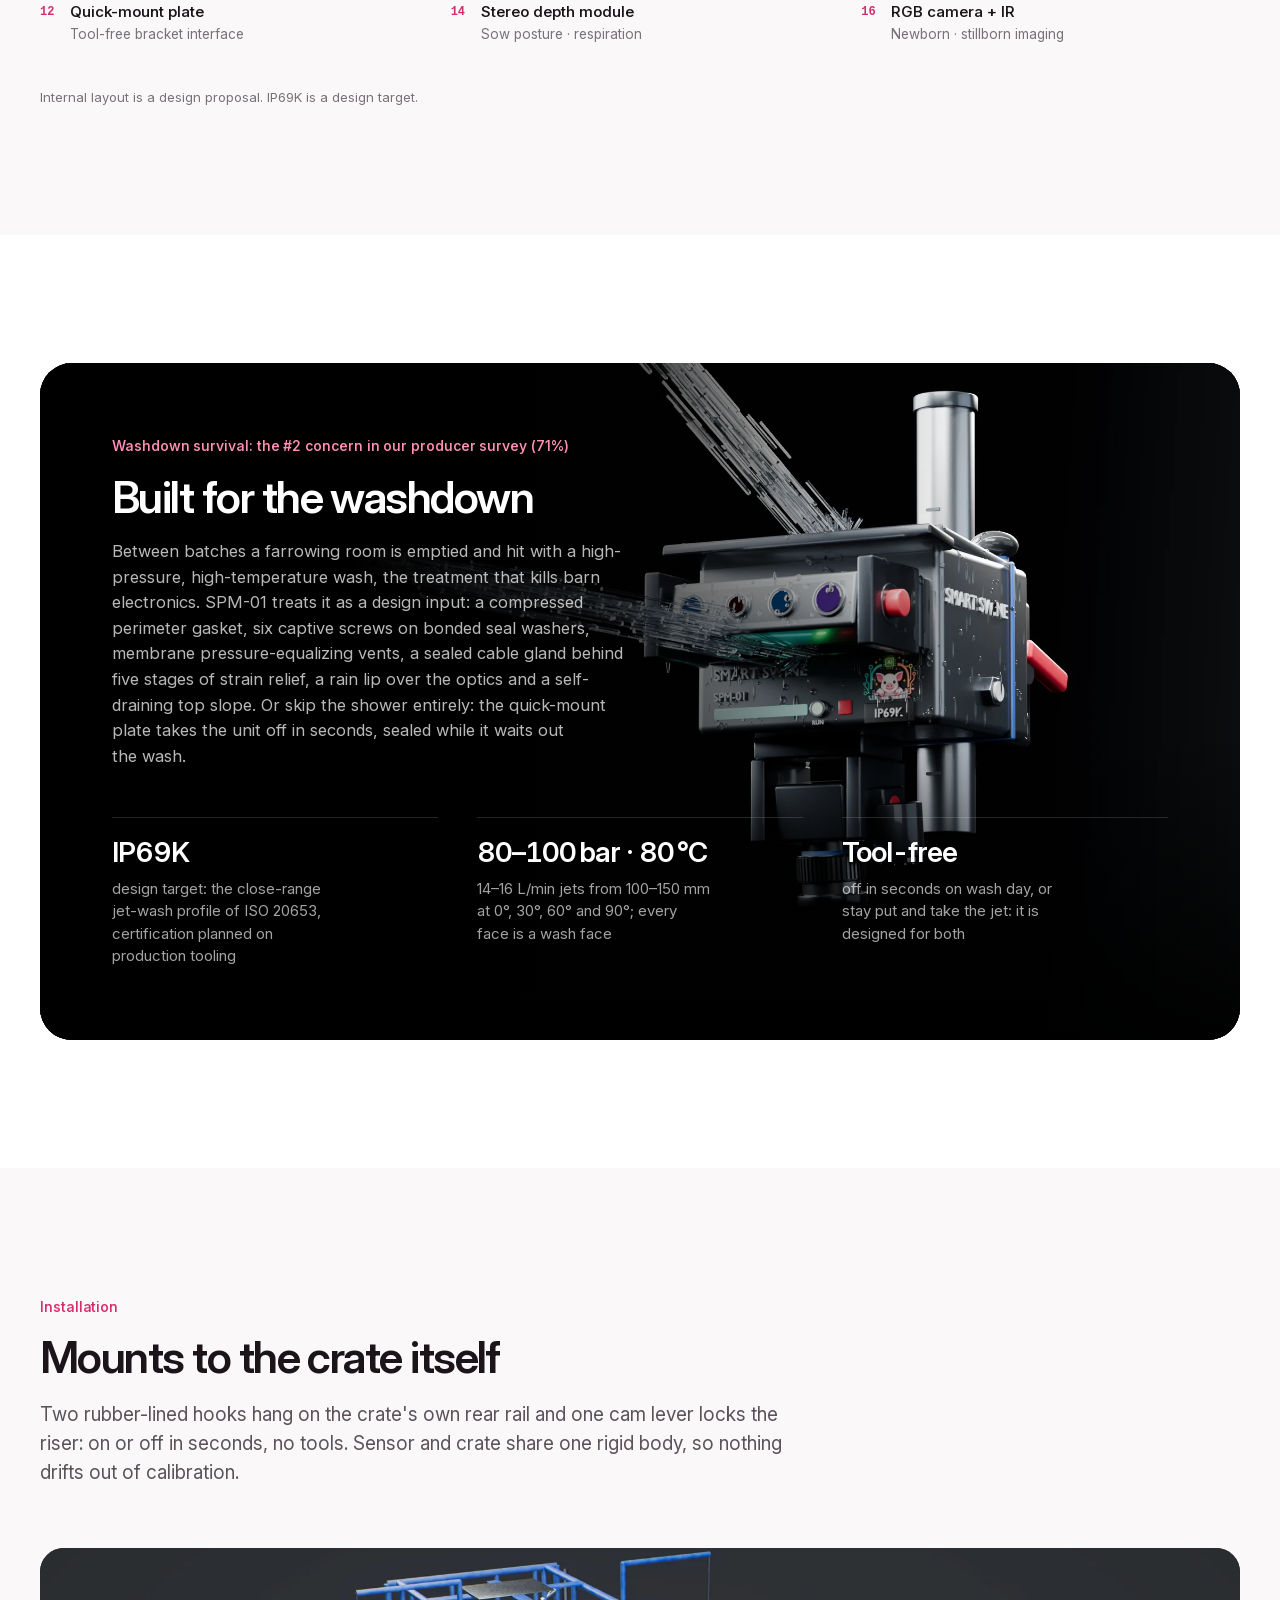
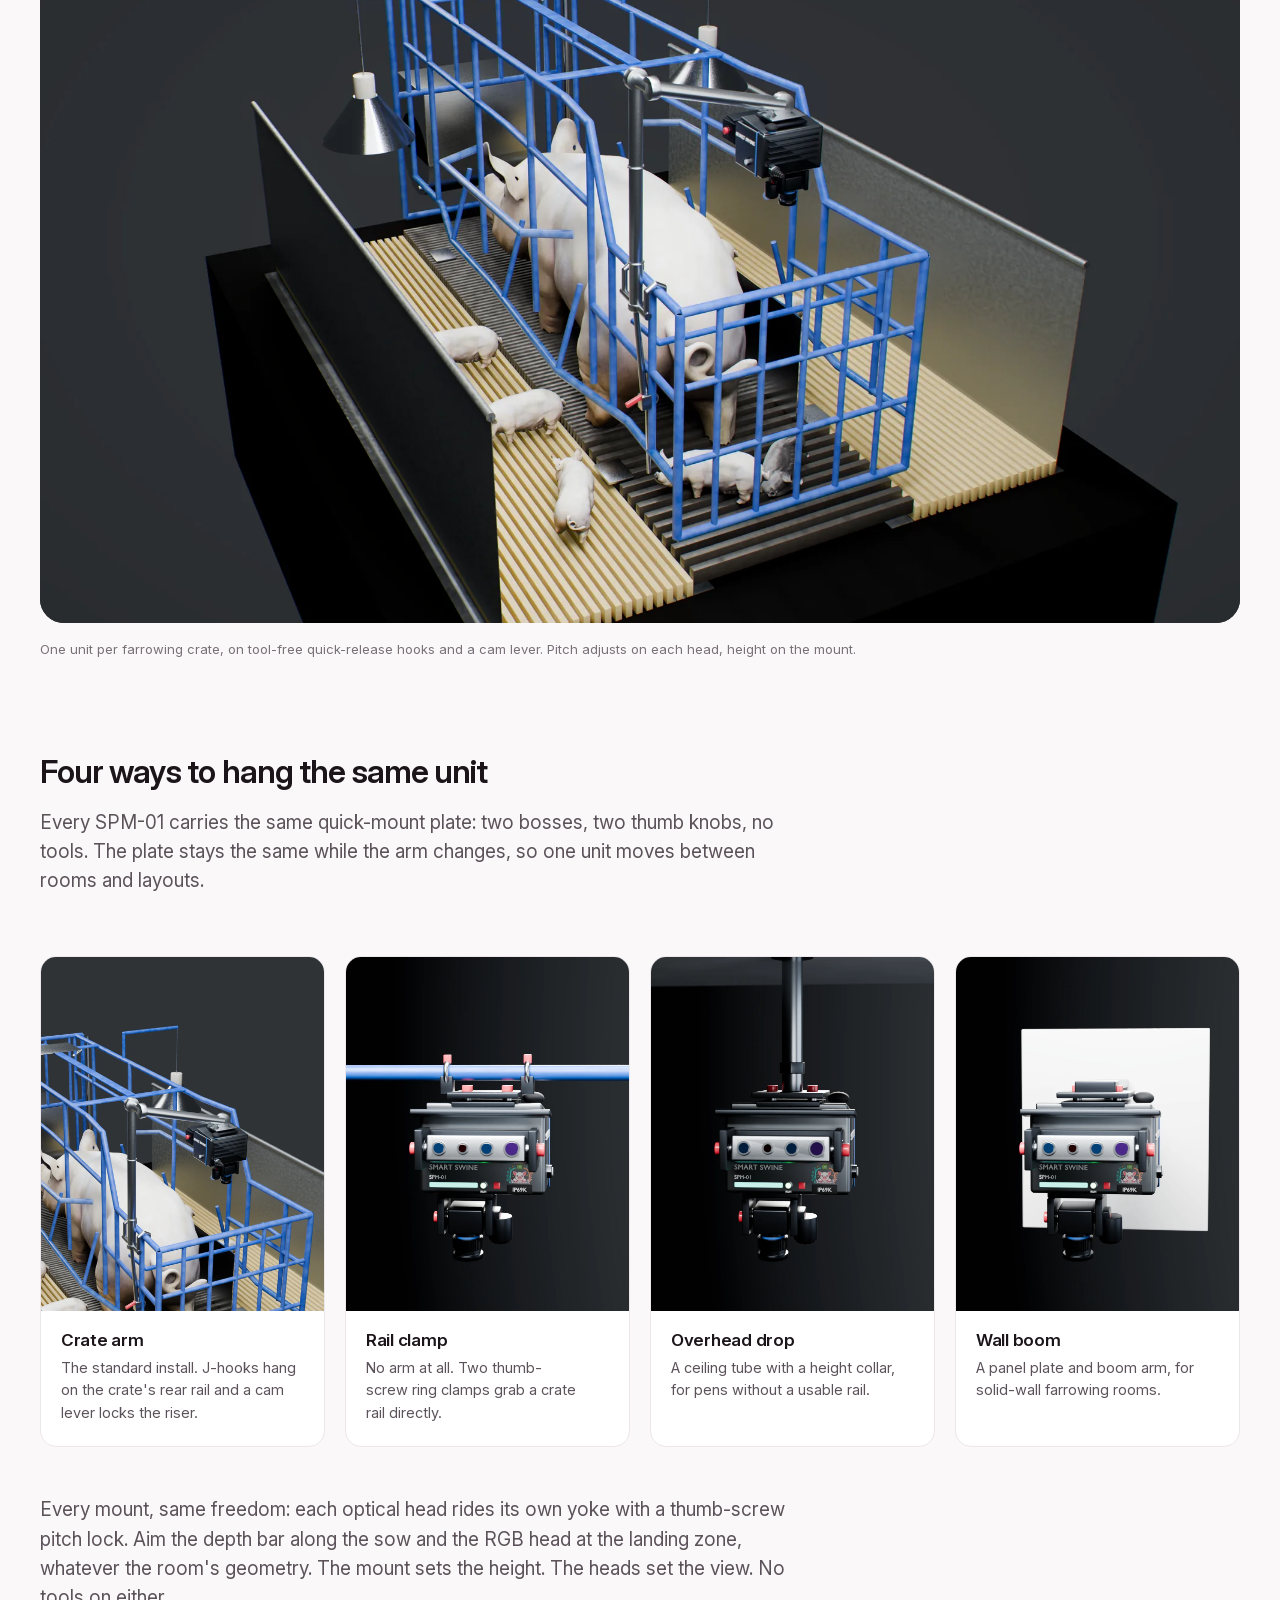
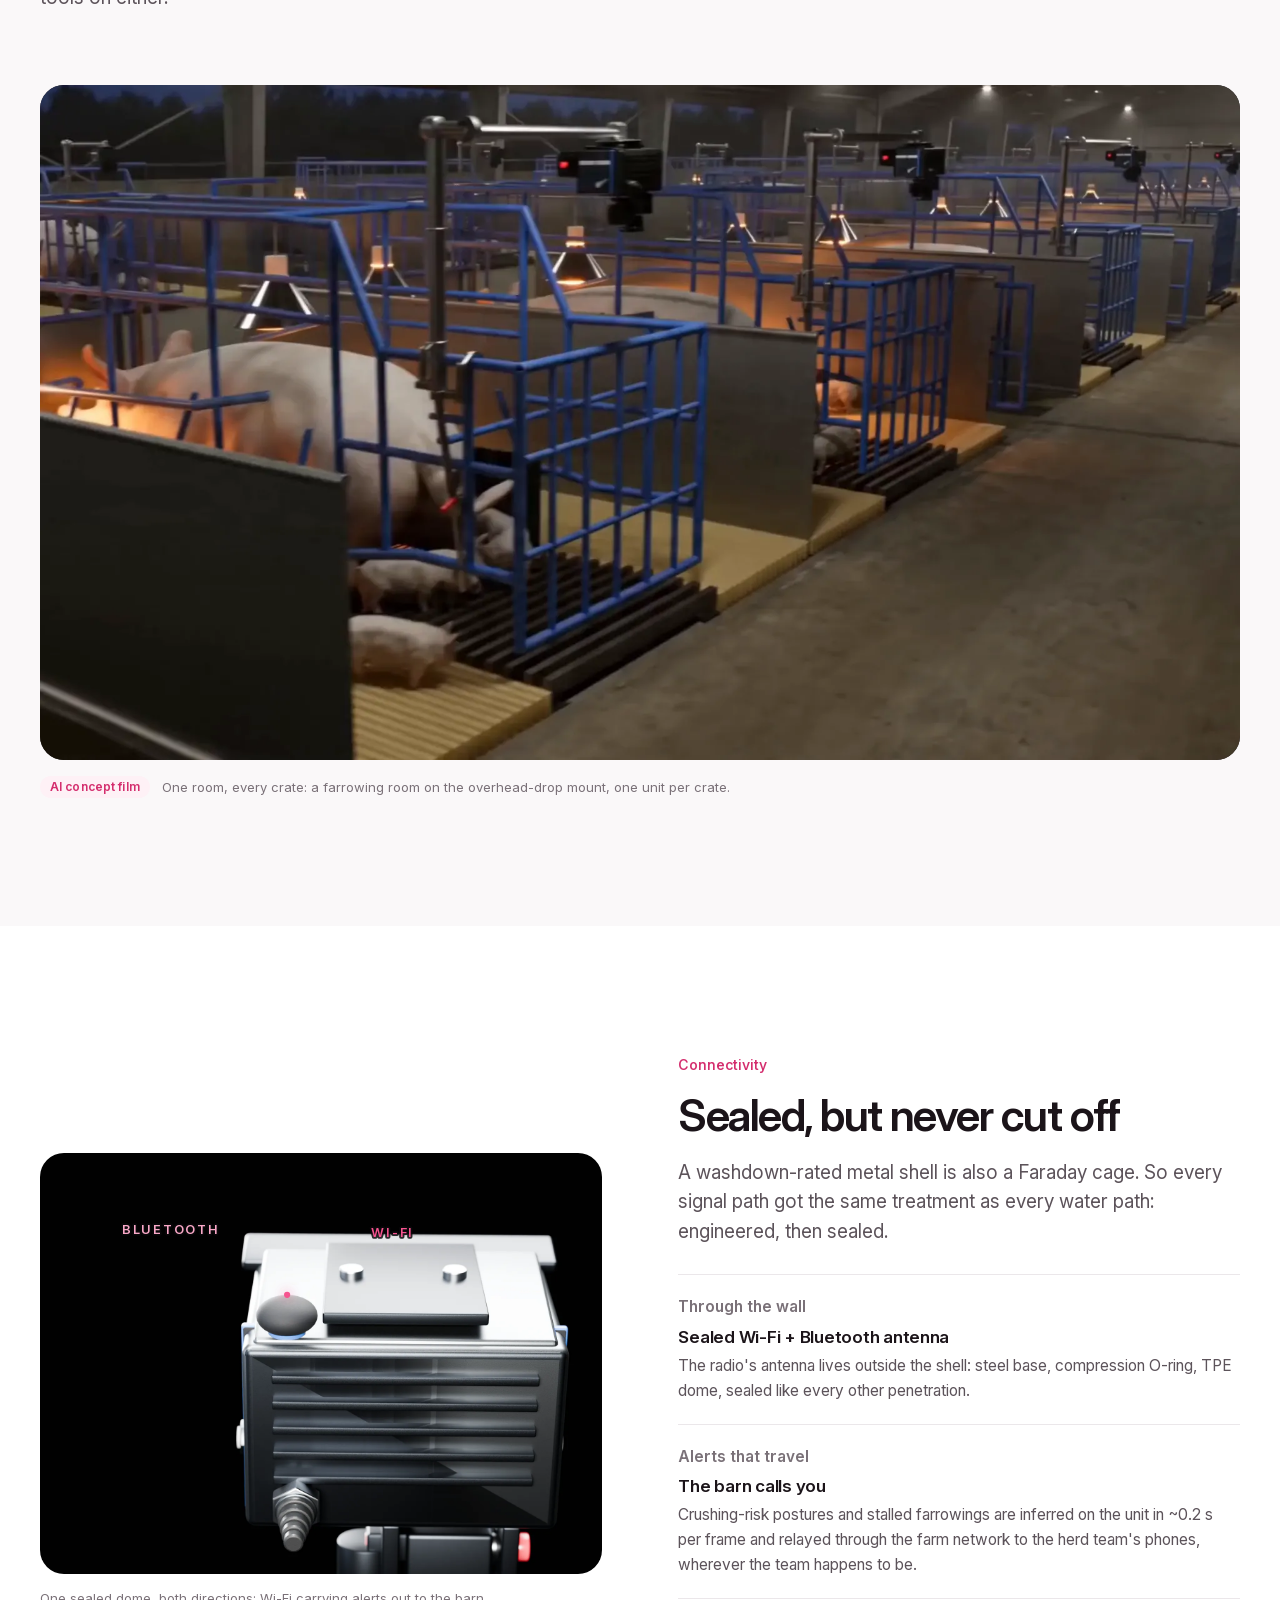
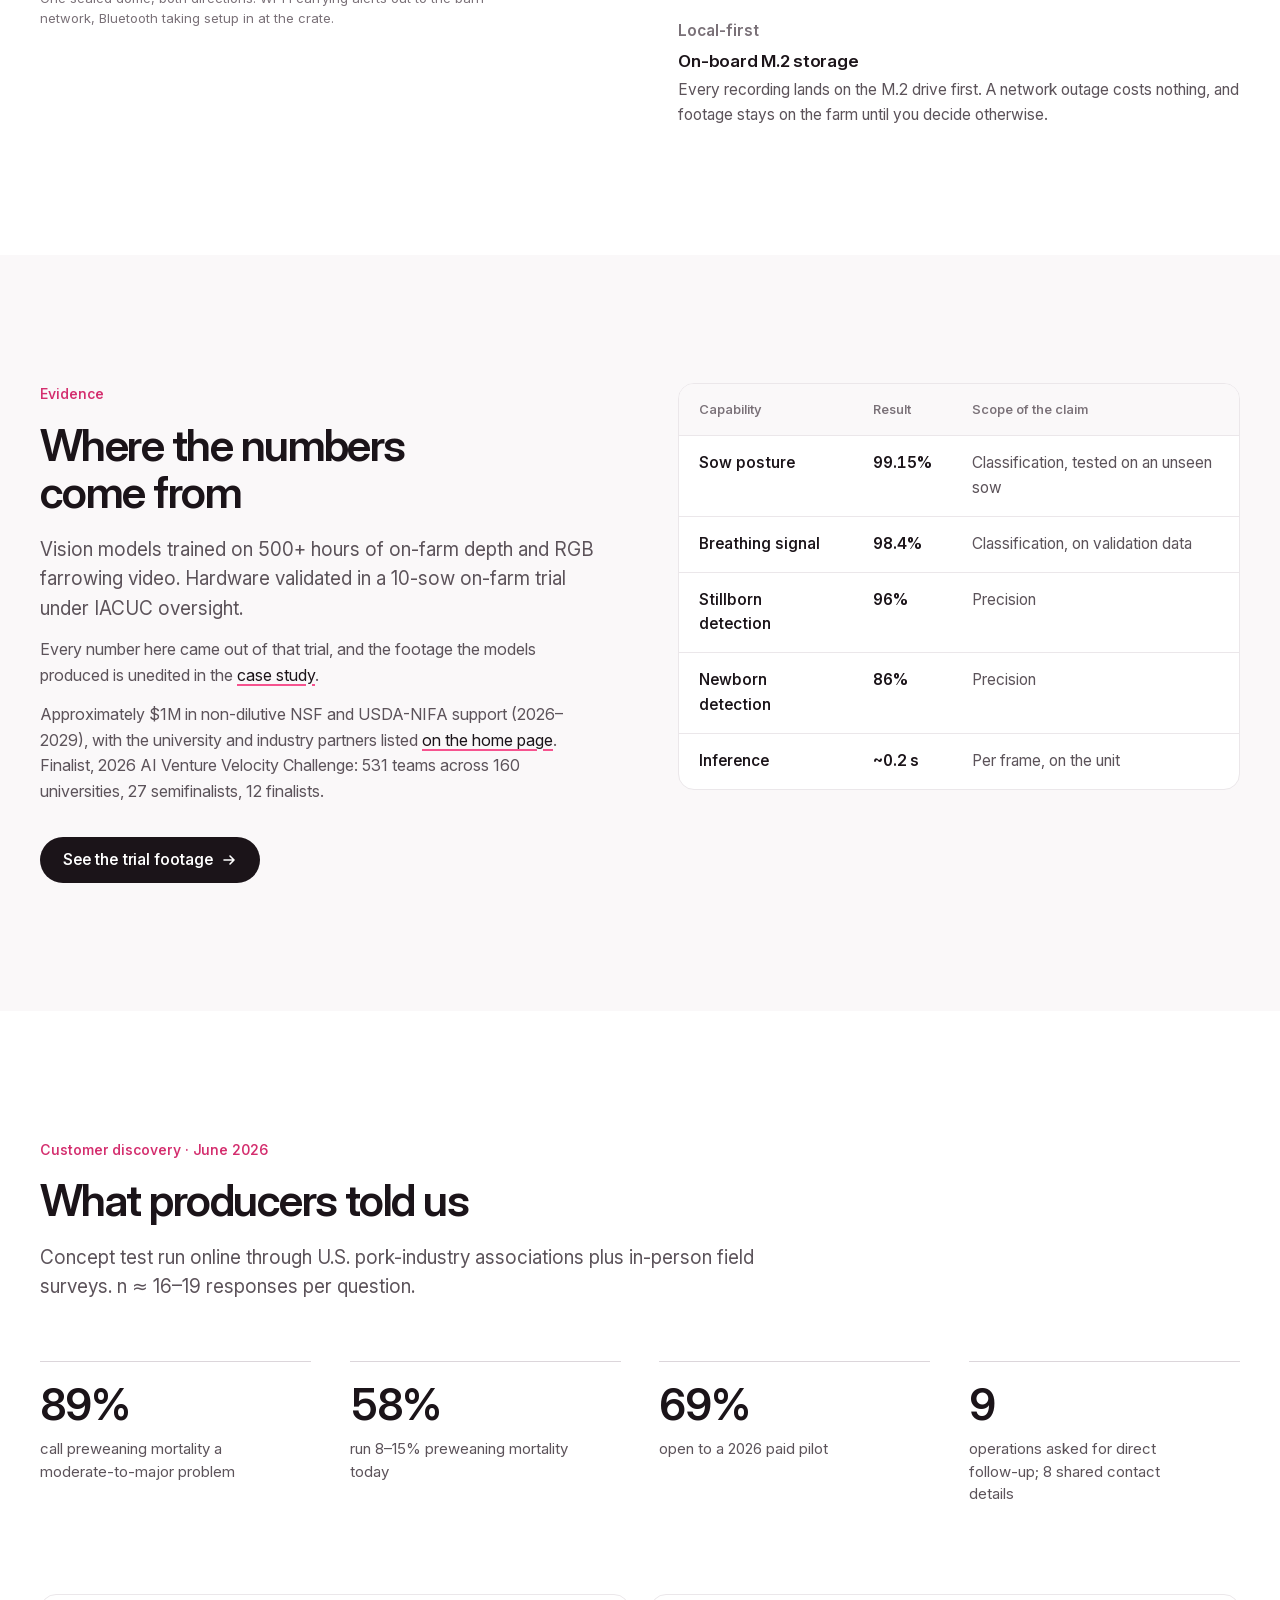
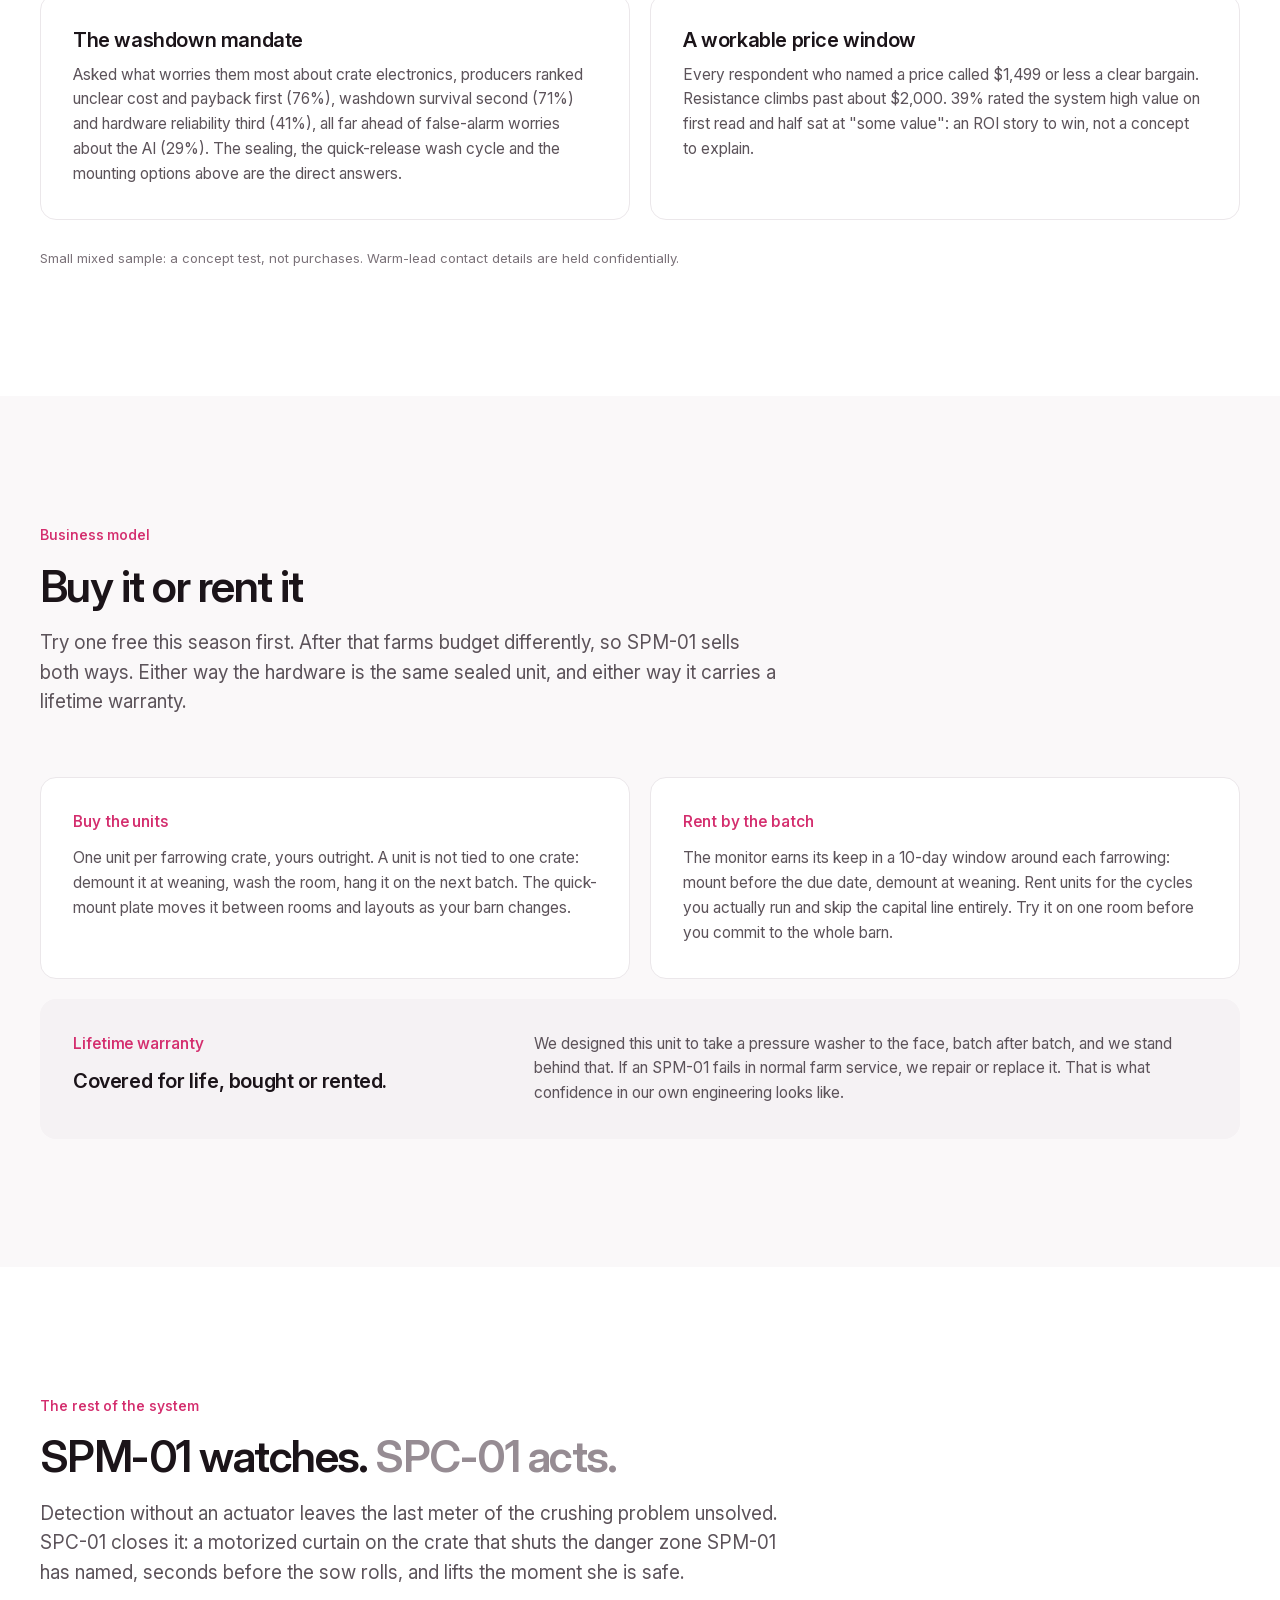
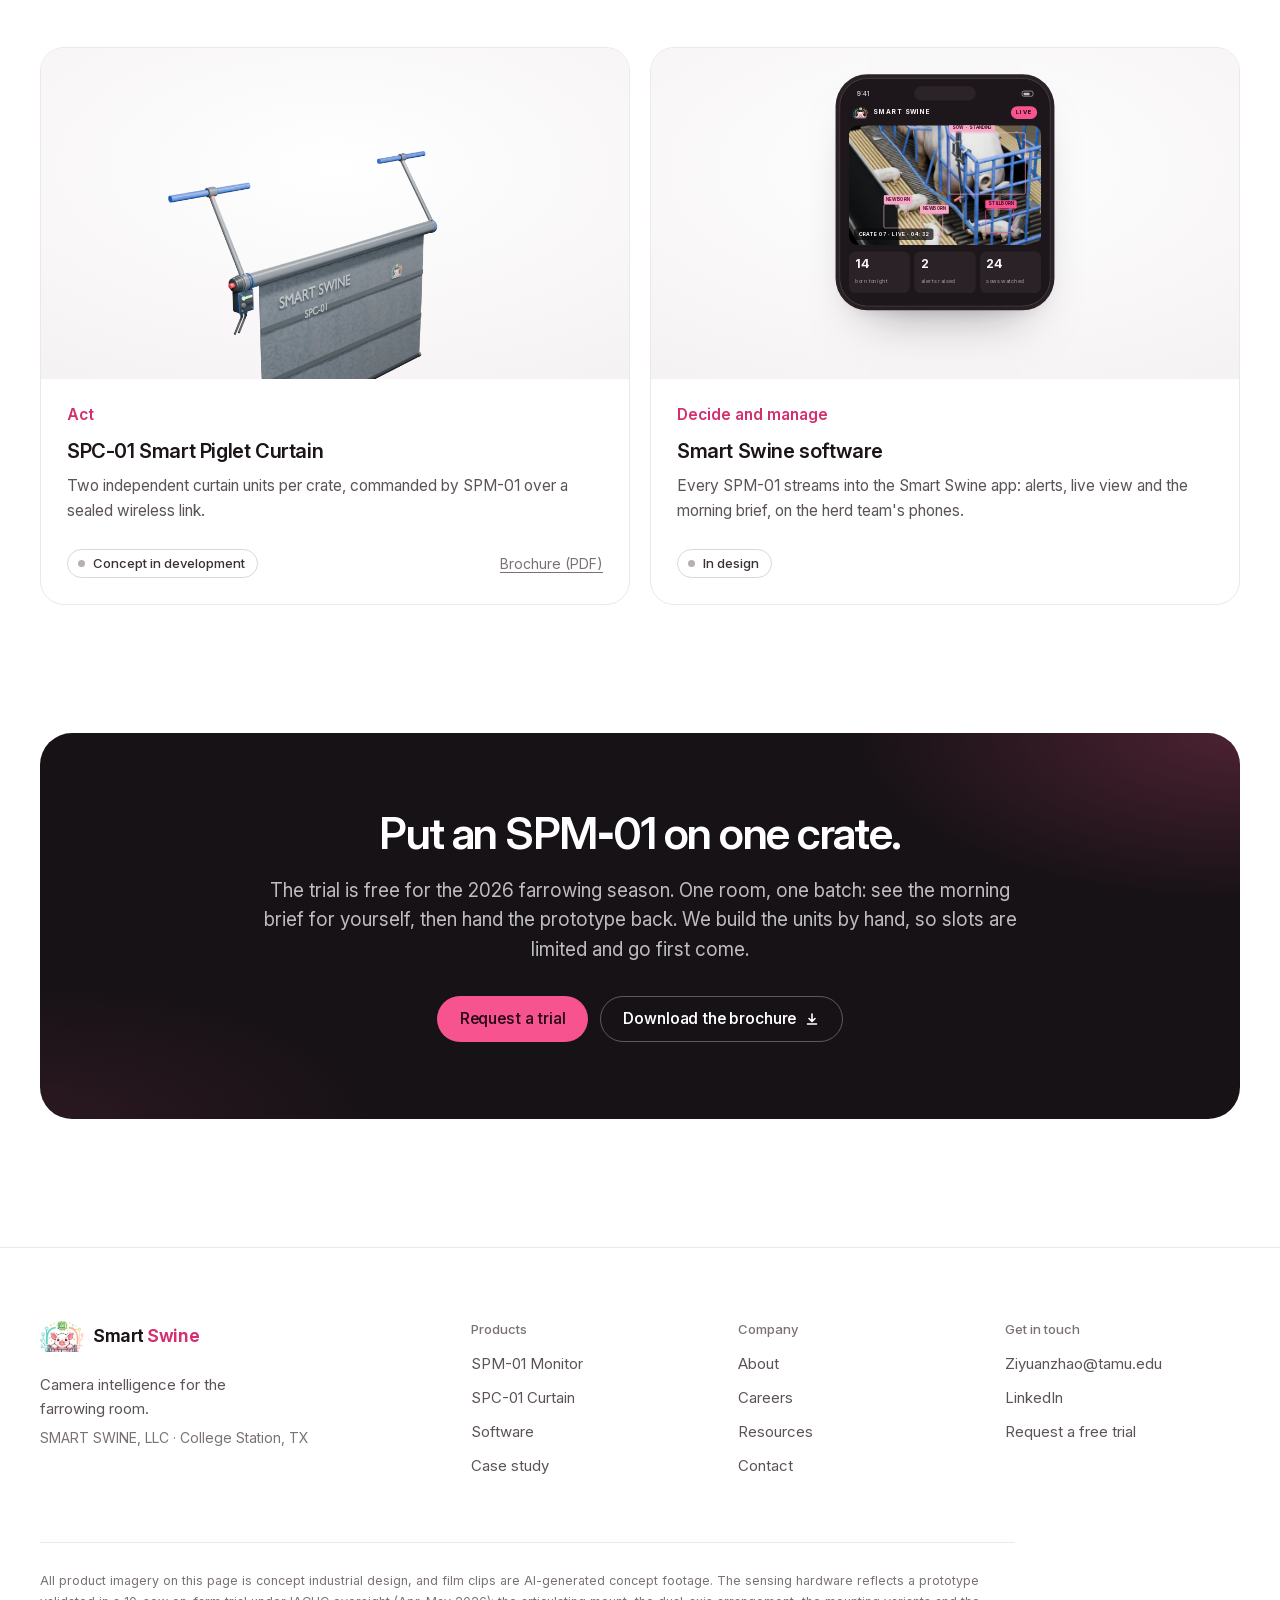
<file: product.html>
<!DOCTYPE html>
<html lang="en">
<head>
<meta charset="UTF-8">
<meta name="viewport" content="width=device-width, initial-scale=1">
<title>SPM-01 Smart Piglet Monitor · Smart Swine</title>
<meta name="description" content="SPM-01: dual-axis vision for the farrowing crate. One sealed unit watches the sow and her newborn piglets at once.">
<meta name="theme-color" content="#ffffff">
<meta property="og:type" content="website">
<meta property="og:site_name" content="Smart Swine">
<meta property="og:title" content="SPM-01 Smart Piglet Monitor · Smart Swine">
<meta property="og:description" content="SPM-01: dual-axis vision for the farrowing crate. One sealed unit watches the sow and her newborn piglets at once.">
<meta property="og:image" content="https://steven068zzy.github.io/smartswine/assets/img/og.jpg">
<meta name="twitter:card" content="summary_large_image">
<link rel="icon" type="image/png" href="assets/img/logo_badge.png">
<link rel="preload" href="assets/fonts/inter-var-latin.woff2" as="font" type="font/woff2" crossorigin>
<link rel="stylesheet" href="css/site.css">
<script>(function(c){c.add("js");try{if(sessionStorage.getItem("ss-topbar-dismissed")==="1")c.add("no-topbar")}catch(e){}setTimeout(function(){if(!window.__ssReady)c.add("rv-all")},3000)})(document.documentElement.classList)</script>
</head>
<body>

<div class="topbar" id="topbar" role="region" aria-label="Current offers">
  <div class="topbar-in">
    <a href="contact.html#pilot"><span><b>Free prototype trial</b> on your crates this season</span><svg class="arr" viewBox="0 0 16 16" aria-hidden="true"><path d="M3 8h10M9 4l4 4-4 4"/></svg></a>
    <span class="topbar-sep" aria-hidden="true"></span>
    <a href="contact.html#refer"><span><b>Refer a producer</b>, get 3 months free</span><svg class="arr" viewBox="0 0 16 16" aria-hidden="true"><path d="M3 8h10M9 4l4 4-4 4"/></svg></a>
    <button class="topbar-x" type="button" aria-label="Dismiss offers"><svg viewBox="0 0 12 12" aria-hidden="true"><path d="M2 2l8 8M10 2l-8 8"/></svg></button>
  </div>
</div>

<header class="nav" id="nav">
  <div class="nav-in">
    <a class="brand" href="index.html" aria-label="Smart Swine home"><img src="assets/img/logo_badge.png" alt="" width="230" height="170"><span>Smart <em>Swine</em></span></a>
    <nav class="nav-links" aria-label="Main">
      <div class="nav-drop">
        <button class="nav-drop-btn is-current" type="button" aria-expanded="false" aria-haspopup="true">Products<svg viewBox="0 0 12 12" aria-hidden="true"><path d="M2.5 4.5L6 8l3.5-3.5"/></svg></button>
        <div class="nav-menu">
          <div class="nav-menu-in">
            <a href="product.html" aria-current="page"><b>SPM-01 Monitor</b><span>Sees the sow and her litter</span></a>
            <a href="spc01.html"><b>SPC-01 Curtain</b><span>Acts on what the monitor sees</span></a>
            <a href="software.html"><b>Software</b><span>Manages every crate and site</span></a>
          </div>
        </div>
      </div>
      <a href="barn.html">Case study</a>
      <a href="about.html">About</a>
      <a href="resources.html">Resources</a>
      <a href="careers.html">Careers</a>
    </nav>
    <div class="nav-actions">
      <a class="nav-contact" href="contact.html">Contact</a>
      <a class="btn btn--primary btn--sm" href="contact.html#pilot">Free trial</a>
      <button class="nav-burger" type="button" aria-label="Menu" aria-expanded="false" aria-controls="mobileMenu"><span></span><span></span></button>
    </div>
  </div>
</header>

<nav class="mobile-menu" id="mobileMenu" aria-label="Menu">
  <a href="product.html" aria-current="page">SPM-01 Monitor<span>Sees the sow and her litter</span></a>
  <a href="spc01.html">SPC-01 Curtain<span>Acts on what the monitor sees</span></a>
  <a href="software.html">Software<span>Manages every crate and site</span></a>
  <a href="barn.html">Case study</a>
  <a href="about.html">About</a>
  <a href="resources.html">Resources</a>
  <a href="careers.html">Careers</a>
  <a href="contact.html">Contact</a>
  <a class="btn btn--primary" href="contact.html#pilot">Request a free trial</a>
</nav>

<main id="top">
<!-- ===== 1 · Hero: the turntable ===== -->
<section class="phero" id="hero">
  <div class="phero-stage">
    <div class="wrap phero-grid">
      <div class="phero-copy">
        <div class="beat beat-1">
          <p class="eyebrow">Detect</p>
          <h1>SPM&#8209;01</h1>
          <p class="beat-name">Smart Piglet Monitor</p>
          <p class="lede">Dual-axis vision for the farrowing crate. One sealed
            unit watches the sow and her newborn piglets at once.</p>
          <p><span class="status status--ok">Prototype validated on farm</span></p>
          <div class="cta-row">
            <a class="btn btn--primary" href="contact.html#pilot">Request a free trial</a>
            <a class="btn btn--secondary" href="SPM-01_Product_Brochure.pdf" download>Brochure (PDF)<svg class="dl" viewBox="0 0 16 16" aria-hidden="true"><path d="M8 3v7M5 7.5l3 3 3-3M3.5 13h9"/></svg></a>
          </div>
        </div>
        <div class="beat beat-2">
          <h2>Sealed on<br>every face.</h2>
          <p class="lede">Gasket, gland, vents, rain lip: engineered for the
            pressure washer, then hung on the crate without a tool.</p>
        </div>
      </div>
      <div class="phero-visual">
        <img class="phero-fallback" src="assets/img/hero_static.webp" width="1440" height="1440"
             alt="SPM-01 Smart Piglet Monitor, concept industrial design render">
        <canvas id="turnCanvas" role="img" aria-label="SPM-01 rotating product view"></canvas>
      </div>
    </div>
    <div class="phero-cue" aria-hidden="true"><i></i>Scroll to turn it</div>
  </div>
</section>

<!-- ===== 2 · Two axes ===== -->
<section class="section" id="product">
  <div class="wrap">
    <div class="split">
      <div>
        <p class="eyebrow">The sensor</p>
        <h2 class="rv">It watches from two angles</h2>
        <p class="lede rv" style="margin-top:18px">Farrowing loss has two causes and
          they need two different kinds of sight. SPM-01 carries both.</p>
        <div class="flist">
          <div class="fitem rv">
            <p class="ftag"><i class="rose"></i>Forward</p>
            <h3>Stereo depth module</h3>
            <p>Looks along the sow's body. Posture, respiration rate and the
              sternal-to-lateral roll that causes most crushing deaths. Depth
              reading her back came first out of 18 sensor and tracker
              combinations we scored against a manual breath count, at 2.43
              breaths per minute of mean absolute error, which is why this head
              is depth rather than a second color camera. The scores are in the
              <a href="barn.html#respiration">case study</a>.</p>
          </div>
          <div class="fitem rv">
            <p class="ftag"><i></i>Downward</p>
            <h3>RGB camera + IR illuminator</h3>
            <p>Looks straight down at the perineal region and the landing zone.
              Newborn detection and stillborn discrimination need color and
              membrane texture, which depth cannot give.</p>
          </div>
        </div>
      </div>
      <figure class="split-media rv" id="headsFig">
        <!-- The overlay must box the image alone: if it stretched to include
             the caption the viewBox would skew and every apex would slide
             off its optic. Geometry is in the render's own 4:3 space, with
             the apexes measured off the render itself. -->
        <div class="fig-media">
          <img src="assets/img/heads.webp" width="1600" height="1200" loading="lazy"
               alt="Close-up of the two tilting camera heads, concept industrial design">
          <svg class="fov" viewBox="0 0 400 300" preserveAspectRatio="none" aria-hidden="true">
            <g class="fov-fwd">
              <path class="fov-fill" d="M305,111 L382,96 A78,78 0 0,1 377,142 Z"/>
              <line class="fov-edge" x1="305" y1="111" x2="382" y2="96"/>
              <line class="fov-edge" x1="305" y1="111" x2="377" y2="142"/>
              <line class="fov-scan" x1="305" y1="111" x2="385" y2="119"/>
              <circle class="fov-pivot" cx="305" cy="111" r="2"/>
            </g>
            <g class="fov-down">
              <path class="fov-fill" d="M194,211 L216,275 A68,68 0 0,1 172,275 Z"/>
              <line class="fov-edge" x1="194" y1="211" x2="216" y2="275"/>
              <line class="fov-edge" x1="194" y1="211" x2="172" y2="275"/>
              <line class="fov-scan" x1="194" y1="211" x2="194" y2="281"/>
              <circle class="fov-pivot" cx="194" cy="211" r="2"/>
            </g>
          </svg>
        </div>
        <figcaption class="plain">Each head tilts on its own yoke. The wedges are
          the pitch range you can set, one thumb screw at a time.</figcaption>
      </figure>
    </div>

    <figure class="band rv">
      <video class="film" width="1920" height="1080" autoplay muted loop playsinline preload="metadata"
             poster="assets/film/film_spm_closeup_poster.webp"
             aria-label="Close pass around an SPM-01 unit mounted at crate height, the lit farrowing room soft behind it, AI-generated concept film">
        <source src="assets/film/film_spm_closeup.mp4" type="video/mp4">
      </video>
      <figcaption class="cap"><span class="tag tag--ai">AI concept film</span>On
        the crate: both heads aimed, the room soft behind the glass.</figcaption>
    </figure>
  </div>
</section>

<!-- ===== 3 · Inside ===== -->
<section class="section section--alt" id="inside">
  <div class="wrap">
    <header class="shead">
      <p class="eyebrow">Inside the seal</p>
      <h2 class="rv">How it comes apart</h2>
      <p class="lede rv">Every penetration (cable, antenna, screws, vents) gets the
        same treatment: engineered, then sealed. Scroll to take it apart.</p>
    </header>
  </div>

  <div class="xstage" id="xstage">
    <div class="xsticky">
      <img class="xfallback" src="assets/img/exploded.webp" width="1600" height="900" loading="lazy"
           alt="SPM-01 exploded view (internal layout is a design proposal)">
      <canvas class="xcanvas" id="xCanvas" role="img"
              aria-label="SPM-01 taking itself apart as you scroll"></canvas>
      <div class="xlabels" id="xLabels" aria-hidden="true"></div>
    </div>
  </div>

  <div class="wrap">
    <ul class="xlist" aria-label="Exploded components">
      <li><b>01</b>Power + data cable<em>Sealed gland · strain relief</em></li>
      <li><b>02</b>Captive screws ×6<em>Bonded seal washers</em></li>
      <li><b>04</b>Sealed antenna<em>Wi-Fi / BT feed-through</em></li>
      <li><b>07</b>Compute carrier<em>Raspberry Pi CM4 · M.2 storage</em></li>
      <li><b>08</b>Camera I/O board<em>USB 3 hub · head connectors</em></li>
      <li><b>09</b>IP69K gasket<em>Compressed perimeter seal</em></li>
      <li><b>12</b>Quick-mount plate<em>Tool-free bracket interface</em></li>
      <li><b>14</b>Stereo depth module<em>Sow posture · respiration</em></li>
      <li><b>16</b>RGB camera + IR<em>Newborn · stillborn imaging</em></li>
    </ul>
    <p class="note">Internal layout is a design proposal. IP69K is a design target.</p>
  </div>
</section>

<!-- ===== 4 · Washdown ===== -->
<section class="section" id="washdown">
  <div class="wrap">
    <div class="panel panel--dark wash rv">
      <div class="wash-bg" aria-hidden="true"></div>
      <div class="wash-in">
        <div>
          <p class="eyebrow">Washdown survival: the #2 concern in our producer survey (71%)</p>
          <h2>Built for the washdown</h2>
          <p class="lede">Between batches a farrowing room is emptied and hit
            with a high-pressure, high-temperature wash, the treatment that
            kills barn electronics. SPM-01 treats it as a design input: a
            compressed perimeter gasket, six captive screws on bonded seal
            washers, membrane pressure-equalizing vents, a sealed cable gland
            behind five stages of strain relief, a rain lip over the optics and
            a self-draining top slope. Or skip the shower entirely: the
            quick-mount plate takes the unit off in seconds, sealed while it
            waits out the wash.</p>
        </div>
        <div class="metrics metrics--3">
          <div class="metric metric--sm"><strong>IP69K</strong><span>design target: the close-range jet-wash profile of ISO 20653, certification planned on production tooling</span></div>
          <div class="metric metric--sm"><strong>80–100&thinsp;bar · 80&thinsp;°C</strong><span>14–16 L/min jets from 100–150 mm at 0°, 30°, 60° and 90°; every face is a wash face</span></div>
          <div class="metric metric--sm"><strong>Tool-free</strong><span>off in seconds on wash day, or stay put and take the jet: it is designed for both</span></div>
        </div>
      </div>
    </div>
  </div>
</section>

<!-- ===== 5 · Mounting ===== -->
<section class="section section--alt" id="mounting">
  <div class="wrap">
    <header class="shead">
      <p class="eyebrow">Installation</p>
      <h2 class="rv">Mounts to the crate itself</h2>
      <p class="lede rv">Two rubber-lined hooks hang on the crate's own rear rail and
        one cam lever locks the riser: on or off in seconds, no tools. Sensor and
        crate share one rigid body, so nothing drifts out of calibration.</p>
    </header>

    <figure class="rv">
      <div class="band" style="margin-top:0">
        <img class="crop-install" src="assets/img/install.webp" width="2000" height="1333" loading="lazy"
             alt="SPM-01 mounted inside a farrowing crate above the sow, concept industrial design">
      </div>
      <figcaption class="cap">One unit per farrowing crate, on tool-free
        quick-release hooks and a cam lever. Pitch adjusts on each head, height
        on the mount.</figcaption>
    </figure>

    <header class="shead shead--sub">
      <h2 class="rv">Four ways to hang the same unit</h2>
      <p class="lede rv">Every SPM-01 carries the same quick-mount plate: two bosses,
        two thumb knobs, no tools. The plate stays the same while the arm changes,
        so one unit moves between rooms and layouts.</p>
    </header>
    <div class="grid g4 mounts">
      <article class="mcard rv"><img src="assets/img/mount_crate.webp" width="1100" height="1375" loading="lazy" alt="Crate arm mount"><div><h3>Crate arm</h3><p>The standard install. J-hooks hang on the crate's rear rail and a cam lever locks the riser.</p></div></article>
      <article class="mcard rv"><img src="assets/img/mount_rail.webp" width="1100" height="1375" loading="lazy" alt="Rail clamp mount"><div><h3>Rail clamp</h3><p>No arm at all. Two thumb-screw ring clamps grab a crate rail directly.</p></div></article>
      <article class="mcard rv"><img src="assets/img/mount_drop.webp" width="1100" height="1375" loading="lazy" alt="Overhead drop mount"><div><h3>Overhead drop</h3><p>A ceiling tube with a height collar, for pens without a usable rail.</p></div></article>
      <article class="mcard rv"><img src="assets/img/mount_wall.webp" width="1100" height="1375" loading="lazy" alt="Wall boom mount"><div><h3>Wall boom</h3><p>A panel plate and boom arm, for solid-wall farrowing rooms.</p></div></article>
    </div>
    <p class="lede rv mt-m">Every mount, same freedom: each optical head rides its
      own yoke with a thumb-screw pitch lock. Aim the depth bar along the sow and
      the RGB head at the landing zone, whatever the room's geometry. The mount
      sets the height. The heads set the view. No tools on either.</p>

    <figure class="band rv">
      <video class="film" width="1920" height="1080" autoplay muted loop playsinline preload="metadata"
             poster="assets/film/film_spm_scale_poster.webp"
             aria-label="A full farrowing room at night, an SPM-01 unit on the overhead-drop mount above every crate, AI-generated concept film">
        <source src="assets/film/film_spm_scale.mp4" type="video/mp4">
      </video>
      <figcaption class="cap"><span class="tag tag--ai">AI concept film</span>One
        room, every crate: a farrowing room on the overhead-drop mount, one unit
        per crate.</figcaption>
    </figure>
  </div>
</section>

<!-- ===== 6 · Connected ===== -->
<section class="section" id="connected">
  <div class="wrap">
    <div class="split">
      <figure class="split-media rv">
        <!-- Both fans spring from the dome's apex at (176,101), measured off
             the render. Wi-Fi pulses outward (the unit reporting to the barn
             network), Bluetooth inward (a phone reaching the unit crate-side):
             one sealed antenna doing both directions. -->
        <div class="fig-media">
          <img src="assets/img/antenna.webp" width="1600" height="1200" loading="lazy"
               alt="Sealed through-wall antenna on top of the SPM-01, concept industrial design">
          <svg class="rf" viewBox="0 0 400 300" preserveAspectRatio="none" aria-hidden="true">
            <g class="rf-wifi">
              <path class="rf-arc a1" d="M187.0,77.4 A26,26 0 0,1 201.9,98.7"/>
              <path class="rf-arc a2" d="M192.9,64.7 A40,40 0 0,1 215.8,97.5"/>
              <path class="rf-arc a3" d="M198.8,52.1 A54,54 0 0,1 229.8,96.3"/>
              <text class="rf-tag" x="236" y="60">WI-FI</text>
            </g>
            <g class="rf-bt">
              <path class="rf-arc a1" d="M150.1,98.7 A26,26 0 0,1 165.0,77.4"/>
              <path class="rf-arc a2" d="M136.2,97.5 A40,40 0 0,1 159.1,64.7"/>
              <path class="rf-arc a3" d="M122.2,96.3 A54,54 0 0,1 153.2,52.1"/>
              <text class="rf-tag" x="128" y="58" text-anchor="end">BLUETOOTH</text>
            </g>
            <circle class="rf-dot" cx="176" cy="101" r="2.2"/>
          </svg>
        </div>
        <figcaption class="plain">One sealed dome, both directions: Wi-Fi carrying
          alerts out to the barn network, Bluetooth taking setup in at the
          crate.</figcaption>
      </figure>
      <div>
        <p class="eyebrow">Connectivity</p>
        <h2 class="rv">Sealed, but never cut off</h2>
        <p class="lede rv" style="margin-top:18px">A washdown-rated metal shell is also
          a Faraday cage. So every signal path got the same treatment as every
          water path: engineered, then sealed.</p>
        <div class="flist">
          <div class="fitem rv">
            <p class="ftag">Through the wall</p>
            <h3>Sealed Wi-Fi + Bluetooth antenna</h3>
            <p>The radio's antenna lives outside the shell: steel base,
              compression O-ring, TPE dome, sealed like every other
              penetration.</p>
          </div>
          <div class="fitem rv">
            <p class="ftag">Alerts that travel</p>
            <h3>The barn calls you</h3>
            <p>Crushing-risk postures and stalled farrowings are inferred on the
              unit in ~0.2&nbsp;s per frame and relayed through the farm network
              to the herd team's phones, wherever the team happens to be.</p>
          </div>
          <div class="fitem rv">
            <p class="ftag">Local-first</p>
            <h3>On-board M.2 storage</h3>
            <p>Every recording lands on the M.2 drive first. A network outage
              costs nothing, and footage stays on the farm until you decide
              otherwise.</p>
          </div>
        </div>
      </div>
    </div>
  </div>
</section>

<!-- ===== 7 · Validation ===== -->
<section class="section section--alt" id="validation">
  <div class="wrap">
    <div class="split split--top">
      <div>
        <p class="eyebrow">Evidence</p>
        <h2 class="rv">Where the numbers come from</h2>
        <p class="lede rv" style="margin-top:18px">Vision models trained on 500+ hours
          of on-farm depth and RGB farrowing video. Hardware validated in a
          10-sow on-farm trial under IACUC oversight.</p>
        <p class="rv" style="margin-top:14px">Every number here came out of that
          trial, and the footage the models produced is unedited in the
          <a href="barn.html">case study</a>.</p>
        <p class="rv" style="margin-top:14px">Approximately $1M in non-dilutive NSF
          and USDA-NIFA support (2026–2029), with the university and industry
          partners listed <a href="index.html#partners">on the home page</a>.
          Finalist, 2026 AI Venture Velocity Challenge: 531 teams across 160
          universities, 27 semifinalists, 12 finalists.</p>
        <div class="cta-row rv">
          <a class="btn btn--primary" href="barn.html">See the trial footage<svg class="arr" viewBox="0 0 16 16" aria-hidden="true"><path d="M3 8h10M9 4l4 4-4 4"/></svg></a>
        </div>
      </div>
      <div class="tbl-wrap rv">
        <table class="tbl">
          <thead>
            <tr><th scope="col">Capability</th><th scope="col">Result</th><th scope="col">Scope of the claim</th></tr>
          </thead>
          <tbody>
            <tr><th scope="row">Sow posture</th><td class="num">99.15%</td><td>Classification, tested on an unseen sow</td></tr>
            <tr><th scope="row">Breathing signal</th><td class="num">98.4%</td><td>Classification, on validation data</td></tr>
            <tr><th scope="row">Stillborn detection</th><td class="num">96%</td><td>Precision</td></tr>
            <tr><th scope="row">Newborn detection</th><td class="num">86%</td><td>Precision</td></tr>
            <tr><th scope="row">Inference</th><td class="num">~0.2&thinsp;s</td><td>Per frame, on the unit</td></tr>
          </tbody>
        </table>
      </div>
    </div>
  </div>
</section>

<!-- ===== 8 · Survey ===== -->
<section class="section" id="voices">
  <div class="wrap">
    <header class="shead">
      <p class="eyebrow">Customer discovery · June 2026</p>
      <h2 class="rv">What producers told us</h2>
      <p class="lede rv">Concept test run online through U.S. pork-industry
        associations plus in-person field surveys. n&nbsp;≈&nbsp;16–19 responses per
        question.</p>
    </header>
    <div class="metrics">
      <div class="metric rv"><strong data-count="89" data-suffix="%">89%</strong><span>call preweaning mortality a moderate-to-major problem</span></div>
      <div class="metric rv"><strong data-count="58" data-suffix="%">58%</strong><span>run 8–15% preweaning mortality today</span></div>
      <div class="metric rv"><strong data-count="69" data-suffix="%">69%</strong><span>open to a 2026 paid pilot</span></div>
      <div class="metric rv"><strong data-count="9">9</strong><span>operations asked for direct follow-up; 8 shared contact details</span></div>
    </div>
    <div class="grid g2 mt-l">
      <article class="card rv">
        <h3>The washdown mandate</h3>
        <p>Asked what worries them most about crate electronics, producers ranked
          unclear cost and payback first (76%), washdown survival second (71%) and
          hardware reliability third (41%), all far ahead of false-alarm worries
          about the AI (29%). The sealing, the quick-release wash cycle and the
          mounting options above are the direct answers.</p>
      </article>
      <article class="card rv">
        <h3>A workable price window</h3>
        <p>Every respondent who named a price called $1,499 or less a clear bargain.
          Resistance climbs past about $2,000. 39% rated the system high value on
          first read and half sat at "some value": an ROI story to win, not a
          concept to explain.</p>
      </article>
    </div>
    <p class="note rv">Small mixed sample: a concept test, not purchases. Warm-lead contact details are held confidentially.</p>
  </div>
</section>

<!-- ===== 9 · Pricing ===== -->
<section class="section section--alt" id="pricing">
  <div class="wrap">
    <header class="shead">
      <p class="eyebrow">Business model</p>
      <h2 class="rv">Buy it or rent it</h2>
      <p class="lede rv">Try one free this season first. After that farms budget
        differently, so SPM-01 sells both ways. Either way the hardware is the same
        sealed unit, and either way it carries a lifetime warranty.</p>
    </header>
    <div class="grid g2">
      <article class="card rv">
        <p class="eyebrow">Buy the units</p>
        <p>One unit per farrowing crate, yours outright. A unit is not tied to one
          crate: demount it at weaning, wash the room, hang it on the next batch.
          The quick-mount plate moves it between rooms and layouts as your barn
          changes.</p>
      </article>
      <article class="card rv">
        <p class="eyebrow">Rent by the batch</p>
        <p>The monitor earns its keep in a 10-day window around each farrowing:
          mount before the due date, demount at weaning. Rent units for the cycles
          you actually run and skip the capital line entirely. Try it on one room
          before you commit to the whole barn.</p>
      </article>
    </div>
    <div class="card card--tile warranty mt-s rv">
      <div>
        <p class="eyebrow">Lifetime warranty</p>
        <h3>Covered for life, bought or rented.</h3>
      </div>
      <p>We designed this unit to take a pressure washer to the face, batch after
        batch, and we stand behind that. If an SPM-01 fails in normal farm service,
        we repair or replace it. That is what confidence in our own engineering
        looks like.</p>
    </div>
  </div>
</section>

<!-- ===== 10 · The rest of the system ===== -->
<section class="section" id="system">
  <div class="wrap">
    <header class="shead">
      <p class="eyebrow">The rest of the system</p>
      <h2 class="rv">SPM-01 watches. <span class="soft">SPC-01 acts.</span></h2>
      <p class="lede rv">Detection without an actuator leaves the last meter of
        the crushing problem unsolved. SPC-01 closes it: a motorized curtain on
        the crate that shuts the danger zone SPM-01 has named, seconds before
        the sow rolls, and lifts the moment she is safe.</p>
    </header>
    <div class="grid g2">
      <article class="pcard rv">
        <div class="pcard-stage stage" style="aspect-ratio:16/9">
          <img src="assets/travel/trav_047.webp" width="1440" height="1440" loading="lazy" alt="SPC-01 Smart Piglet Curtain, concept industrial design render">
        </div>
        <div class="pcard-body">
          <p class="pcard-role">Act</p>
          <h3><a href="spc01.html">SPC-01 Smart Piglet Curtain</a></h3>
          <p>Two independent curtain units per crate, commanded by SPM-01 over a
            sealed wireless link.</p>
          <div class="pcard-foot">
            <span class="status">Concept in development</span>
            <a href="SPC-01_Product_Brochure.pdf" download>Brochure (PDF)</a>
          </div>
        </div>
      </article>
      <article class="pcard rv">
        <div class="pcard-stage stage" style="aspect-ratio:16/9" aria-hidden="true">
          <div class="phone phone-peek">
            <div class="phone-notch"></div>
            <div class="phone-status"><span>9:41</span><i></i></div>
            <div class="phone-head"><img src="assets/img/logo_badge.png" alt=""><span>SMART SWINE</span><span class="live">LIVE</span></div>
            <div class="phone-feed">
              <img src="assets/img/app_feed.webp" alt="" loading="lazy">
              <span class="dbox" style="left:52%;top:6%;width:40%;height:52%"><i>SOW · STANDING</i></span>
              <span class="dbox" style="left:18%;top:66%;width:13%;height:20%"><i>NEWBORN</i></span>
              <span class="dbox" style="left:37%;top:74%;width:12%;height:18%"><i>NEWBORN</i></span>
              <span class="dbox hot" style="left:71%;top:70%;width:15%;height:20%"><i>STILLBORN</i></span>
              <span class="feed-tag">CRATE 07 · LIVE · 04:32</span>
            </div>
            <div class="phone-stats">
              <div><strong>14</strong><span>born tonight</span></div>
              <div><strong>2</strong><span>alerts raised</span></div>
              <div><strong>24</strong><span>sows watched</span></div>
            </div>
          </div>
        </div>
        <div class="pcard-body">
          <p class="pcard-role">Decide and manage</p>
          <h3><a href="software.html">Smart Swine software</a></h3>
          <p>Every SPM-01 streams into the Smart Swine app: alerts, live view and
            the morning brief, on the herd team's phones.</p>
          <div class="pcard-foot">
            <span class="status">In design</span>
          </div>
        </div>
      </article>
    </div>
  </div>
</section>

<!-- ===== 11 · CTA ===== -->
<section class="section section--flush">
  <div class="wrap">
    <div class="panel panel--dark panel--center rv">
      <h2>Put an SPM&#8209;01 on one crate.</h2>
      <p class="lede">The trial is free for the 2026 farrowing season. One room,
        one batch: see the morning brief for yourself, then hand the prototype
        back. We build the units by hand, so slots are limited and go first
        come.</p>
      <div class="cta-row">
        <a class="btn btn--pink" href="contact.html#pilot">Request a trial</a>
        <a class="btn btn--ghost" href="SPM-01_Product_Brochure.pdf" download>Download the brochure<svg class="dl" viewBox="0 0 16 16" aria-hidden="true"><path d="M8 3v7M5 7.5l3 3 3-3M3.5 13h9"/></svg></a>
      </div>
    </div>
  </div>
</section>

</main>

<footer class="foot">
  <div class="wrap">
    <div class="foot-grid">
      <div class="foot-brand">
        <a class="brand" href="index.html" aria-label="Smart Swine home"><img src="assets/img/logo_badge.png" alt="" width="230" height="170"><span>Smart <em>Swine</em></span></a>
        <p>Camera intelligence for the farrowing room.</p>
        <p class="foot-meta">SMART SWINE, LLC · College Station, TX</p>
      </div>
      <div>
        <h5>Products</h5>
        <div class="foot-links">
          <a href="product.html">SPM-01 Monitor</a>
          <a href="spc01.html">SPC-01 Curtain</a>
          <a href="software.html">Software</a>
          <a href="barn.html">Case study</a>
        </div>
      </div>
      <div>
        <h5>Company</h5>
        <div class="foot-links">
          <a href="about.html">About</a>
          <a href="careers.html">Careers</a>
          <a href="resources.html">Resources</a>
          <a href="contact.html">Contact</a>
        </div>
      </div>
      <div>
        <h5>Get in touch</h5>
        <div class="foot-links">
          <a href="mailto:Ziyuanzhao@tamu.edu">Ziyuanzhao@tamu.edu</a>
          <a href="https://www.linkedin.com/company/133423991/" rel="noopener" target="_blank">LinkedIn</a>
          <a href="contact.html#pilot">Request a free trial</a>
        </div>
      </div>
    </div>
    <p class="foot-fine">All product imagery on this page is concept industrial design, and film clips are AI-generated concept footage. The sensing hardware reflects a prototype validated in a 10-sow on-farm trial under IACUC oversight (Apr–May 2026); the articulating mount, the dual-axis arrangement, the mounting variants and the internal component layout are design proposals, not a production bill of materials. IP69K is a design target; certification planned on production tooling. Sow and piglet geometry: “Some Pig” by Austin Beaulier, licensed CC&nbsp;BY&nbsp;4.0.</p>
    <p class="foot-copy">© 2026 SMART SWINE, LLC.</p>
  </div>
</footer>

<script src="js/site.js"></script>
</body>
</html>
</file>
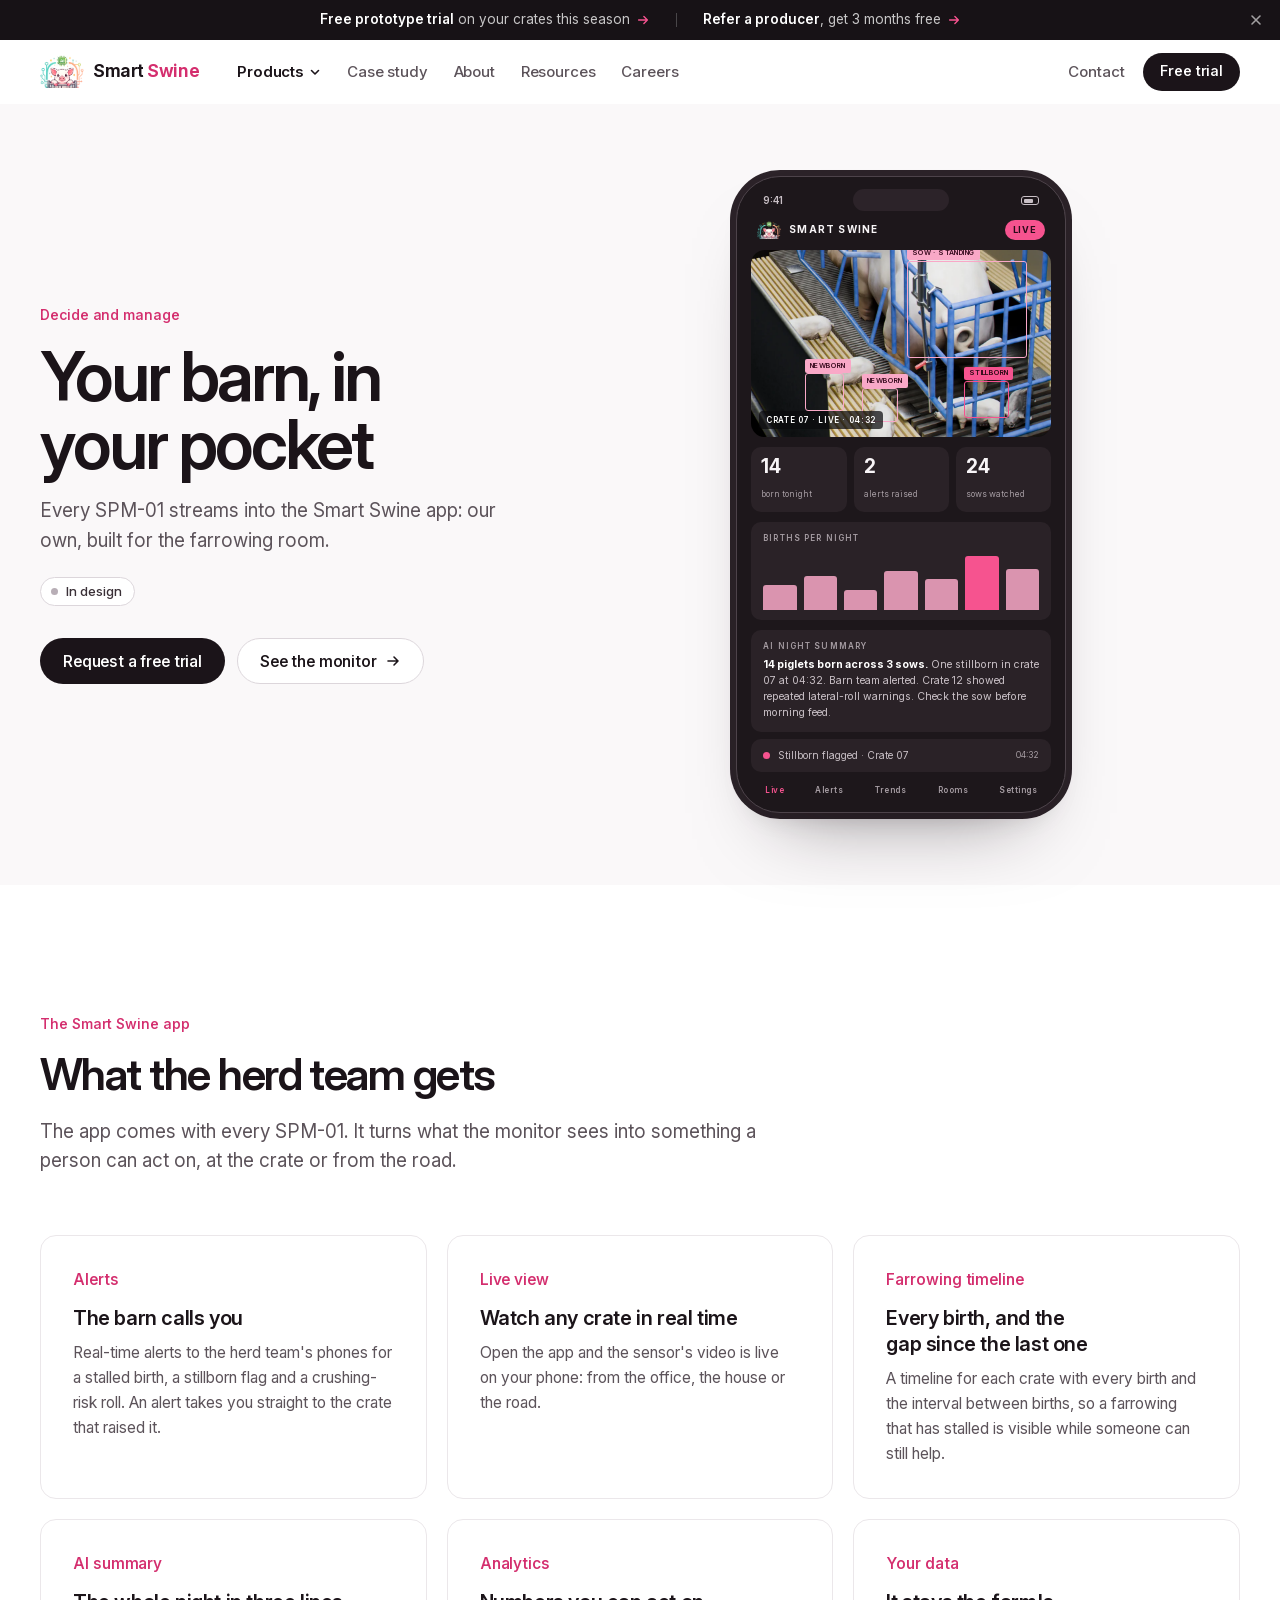
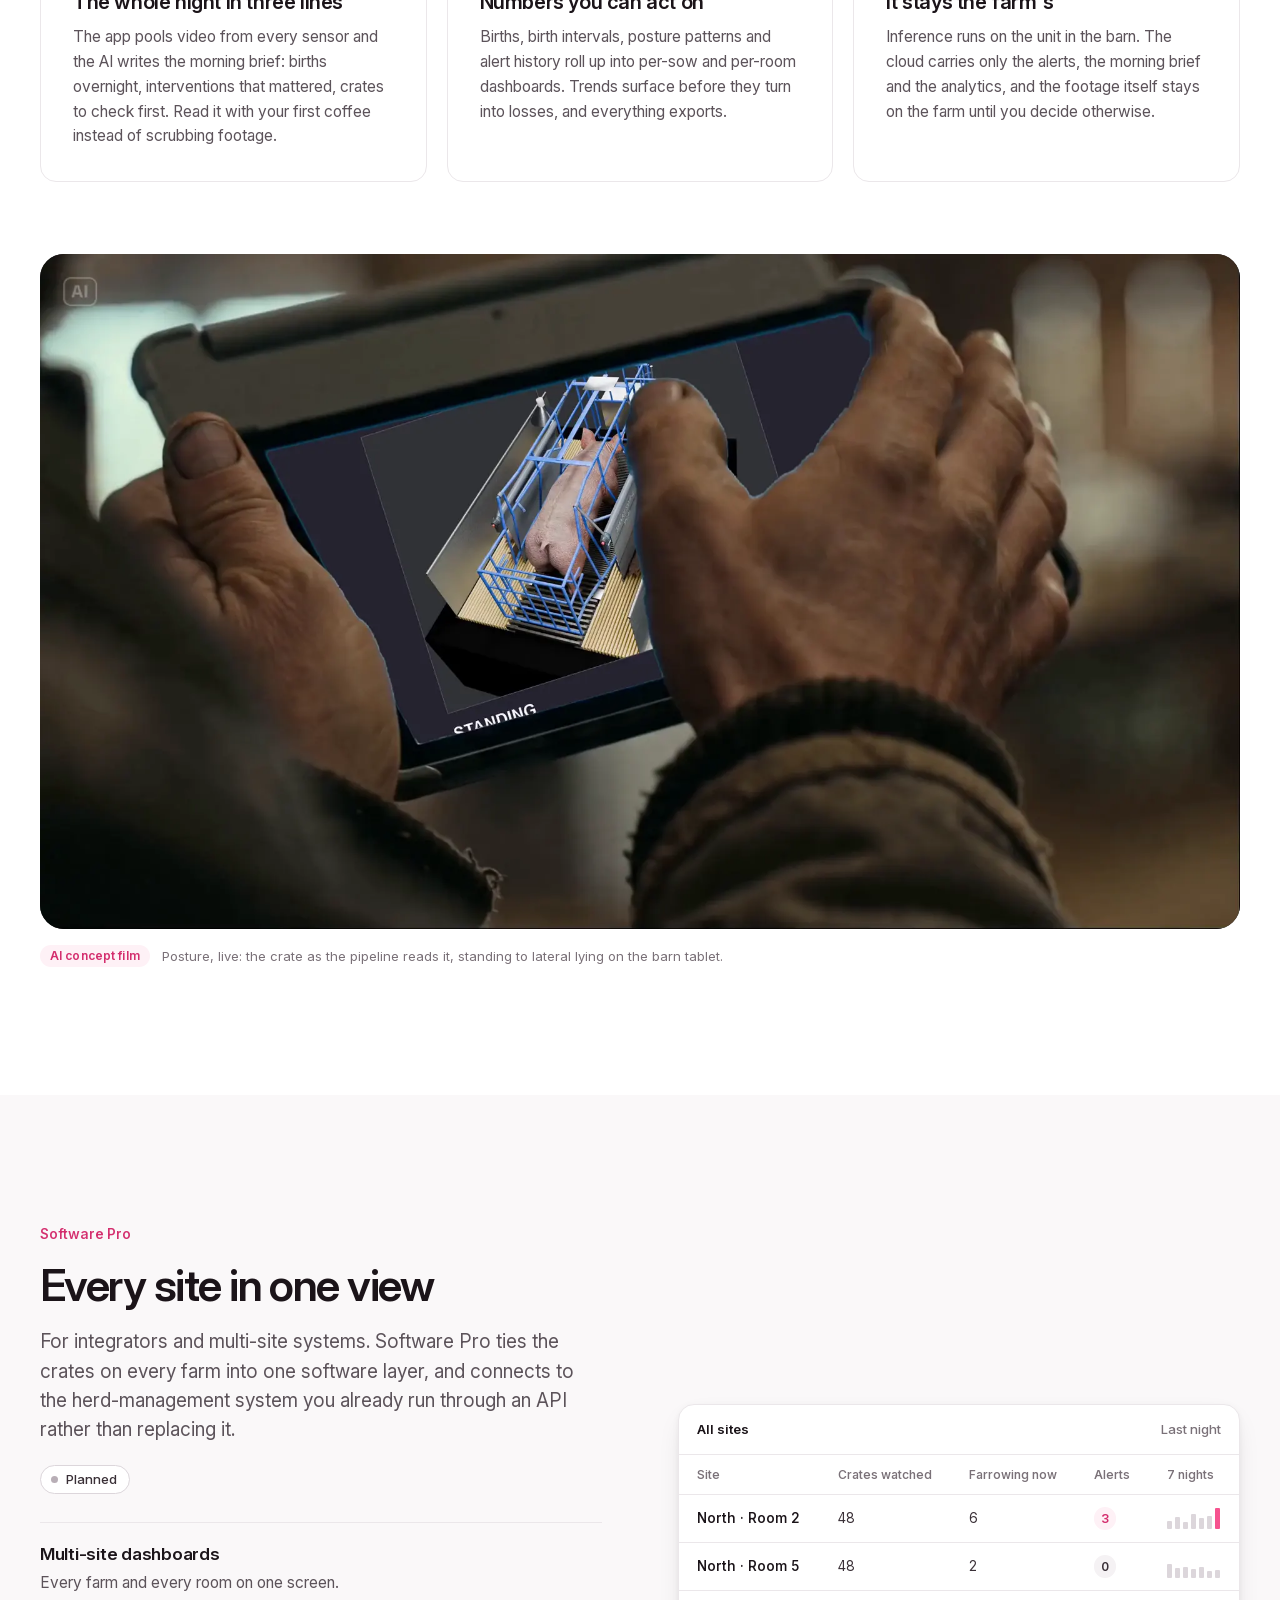
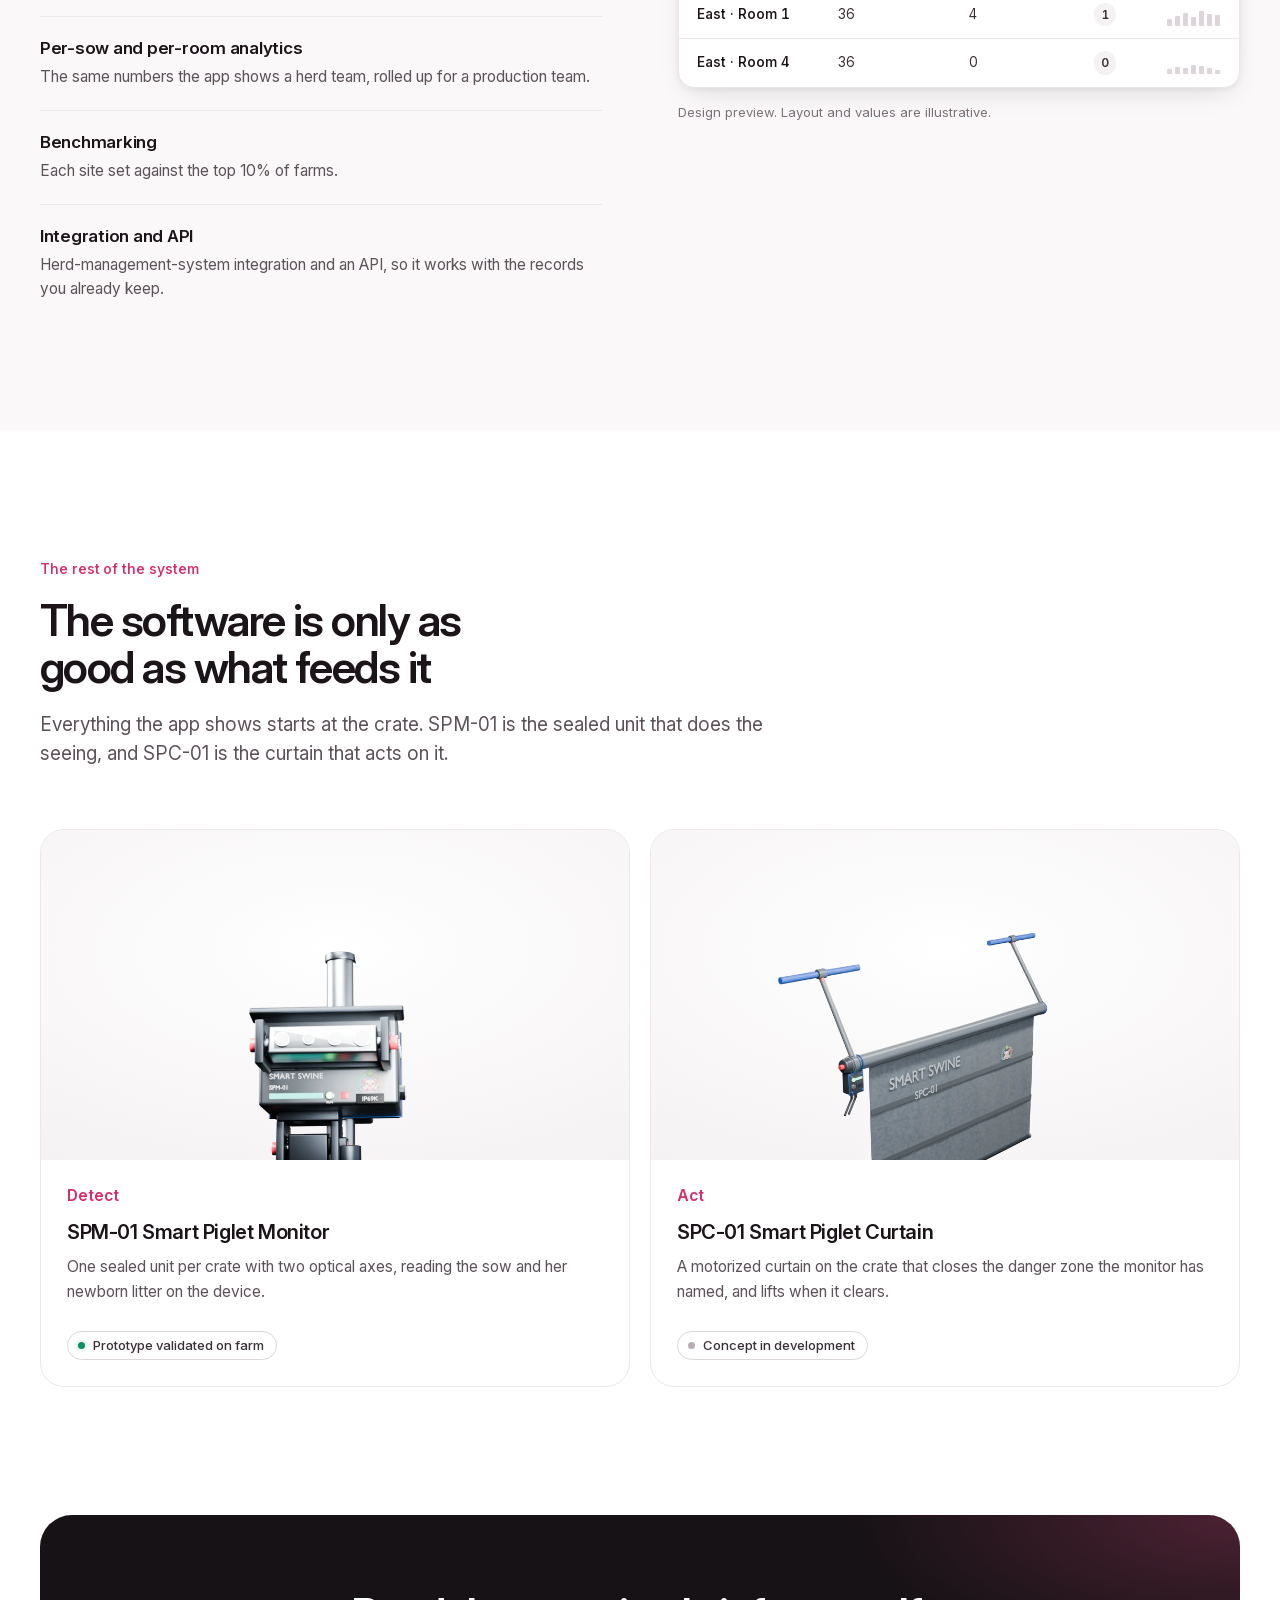
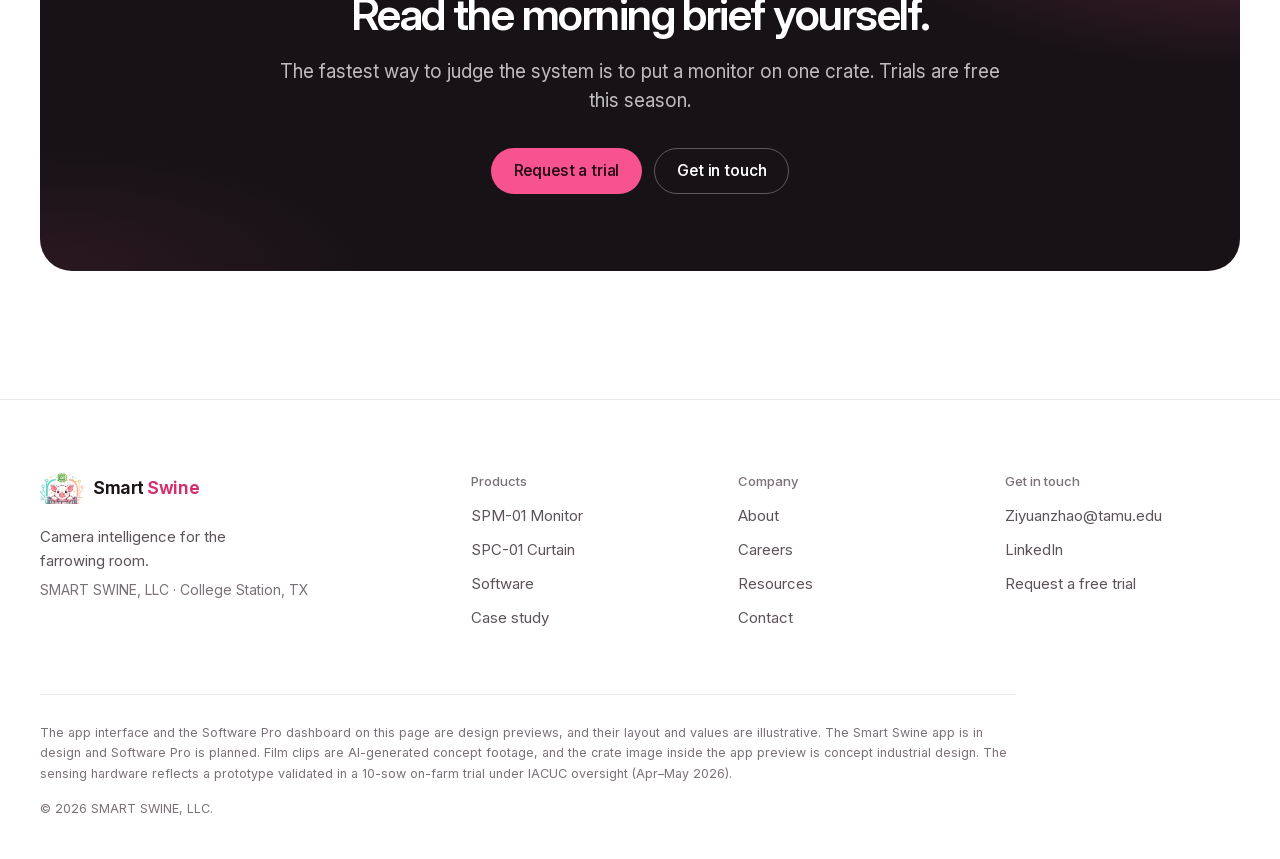
<file: software.html>
<!DOCTYPE html>
<html lang="en">
<head>
<meta charset="UTF-8">
<meta name="viewport" content="width=device-width, initial-scale=1">
<title>Software · Smart Swine</title>
<meta name="description" content="The Smart Swine app and Software Pro: alerts, live view, a farrowing timeline and an AI morning brief for the herd team, and one view across every site for integrators.">
<meta name="theme-color" content="#ffffff">
<meta property="og:type" content="website">
<meta property="og:site_name" content="Smart Swine">
<meta property="og:title" content="Software · Smart Swine">
<meta property="og:description" content="The Smart Swine app and Software Pro: alerts, live view, a farrowing timeline and an AI morning brief for the herd team, and one view across every site for integrators.">
<meta property="og:image" content="https://steven068zzy.github.io/smartswine/assets/img/og.jpg">
<meta name="twitter:card" content="summary_large_image">
<link rel="icon" type="image/png" href="assets/img/logo_badge.png">
<link rel="preload" href="assets/fonts/inter-var-latin.woff2" as="font" type="font/woff2" crossorigin>
<link rel="stylesheet" href="css/site.css">
<script>(function(c){c.add("js");try{if(sessionStorage.getItem("ss-topbar-dismissed")==="1")c.add("no-topbar")}catch(e){}setTimeout(function(){if(!window.__ssReady)c.add("rv-all")},3000)})(document.documentElement.classList)</script>
</head>
<body>

<div class="topbar" id="topbar" role="region" aria-label="Current offers">
  <div class="topbar-in">
    <a href="contact.html#pilot"><span><b>Free prototype trial</b> on your crates this season</span><svg class="arr" viewBox="0 0 16 16" aria-hidden="true"><path d="M3 8h10M9 4l4 4-4 4"/></svg></a>
    <span class="topbar-sep" aria-hidden="true"></span>
    <a href="contact.html#refer"><span><b>Refer a producer</b>, get 3 months free</span><svg class="arr" viewBox="0 0 16 16" aria-hidden="true"><path d="M3 8h10M9 4l4 4-4 4"/></svg></a>
    <button class="topbar-x" type="button" aria-label="Dismiss offers"><svg viewBox="0 0 12 12" aria-hidden="true"><path d="M2 2l8 8M10 2l-8 8"/></svg></button>
  </div>
</div>

<header class="nav" id="nav">
  <div class="nav-in">
    <a class="brand" href="index.html" aria-label="Smart Swine home"><img src="assets/img/logo_badge.png" alt="" width="230" height="170"><span>Smart <em>Swine</em></span></a>
    <nav class="nav-links" aria-label="Main">
      <div class="nav-drop">
        <button class="nav-drop-btn is-current" type="button" aria-expanded="false" aria-haspopup="true">Products<svg viewBox="0 0 12 12" aria-hidden="true"><path d="M2.5 4.5L6 8l3.5-3.5"/></svg></button>
        <div class="nav-menu">
          <div class="nav-menu-in">
            <a href="product.html"><b>SPM-01 Monitor</b><span>Sees the sow and her litter</span></a>
            <a href="spc01.html"><b>SPC-01 Curtain</b><span>Acts on what the monitor sees</span></a>
            <a href="software.html" aria-current="page"><b>Software</b><span>Manages every crate and site</span></a>
          </div>
        </div>
      </div>
      <a href="barn.html">Case study</a>
      <a href="about.html">About</a>
      <a href="resources.html">Resources</a>
      <a href="careers.html">Careers</a>
    </nav>
    <div class="nav-actions">
      <a class="nav-contact" href="contact.html">Contact</a>
      <a class="btn btn--primary btn--sm" href="contact.html#pilot">Free trial</a>
      <button class="nav-burger" type="button" aria-label="Menu" aria-expanded="false" aria-controls="mobileMenu"><span></span><span></span></button>
    </div>
  </div>
</header>

<nav class="mobile-menu" id="mobileMenu" aria-label="Menu">
  <a href="product.html">SPM-01 Monitor<span>Sees the sow and her litter</span></a>
  <a href="spc01.html">SPC-01 Curtain<span>Acts on what the monitor sees</span></a>
  <a href="software.html" aria-current="page">Software<span>Manages every crate and site</span></a>
  <a href="barn.html">Case study</a>
  <a href="about.html">About</a>
  <a href="resources.html">Resources</a>
  <a href="careers.html">Careers</a>
  <a href="contact.html">Contact</a>
  <a class="btn btn--primary" href="contact.html#pilot">Request a free trial</a>
</nav>

<main id="top">
<!-- ===== 1 · Hero ===== -->
<section class="phero" id="softHero">
  <div class="phero-stage">
    <div class="wrap phero-grid">
      <div class="phero-copy">
        <div class="beat beat-1">
          <p class="eyebrow">Decide and manage</p>
          <h1 class="is-text">Your barn, in your pocket</h1>
          <p class="lede">Every SPM-01 streams into the Smart Swine app: our own,
            built for the farrowing room.</p>
          <p><span class="status">In design</span></p>
          <div class="cta-row">
            <a class="btn btn--primary" href="contact.html#pilot">Request a free trial</a>
            <a class="btn btn--secondary" href="product.html">See the monitor<svg class="arr" viewBox="0 0 16 16" aria-hidden="true"><path d="M3 8h10M9 4l4 4-4 4"/></svg></a>
          </div>
        </div>
      </div>
      <div class="phone-col" id="phone">
        <div class="phone" role="img" aria-label="Design preview of the Smart Swine app: a live crate view with detections, tonight's counts, a births-per-night chart, an AI night summary and an alert">
          <div class="phone-notch"></div>
          <div class="phone-status"><span>9:41</span><i></i></div>
          <div class="phone-head"><img src="assets/img/logo_badge.png" alt=""><span>SMART SWINE</span><span class="live">LIVE</span></div>
          <div class="phone-feed">
            <img src="assets/img/app_feed.webp" alt="" width="900" height="562">
            <span class="dbox" style="left:52%;top:6%;width:40%;height:52%"><i>SOW · STANDING</i></span>
            <span class="dbox" style="left:18%;top:66%;width:13%;height:20%"><i>NEWBORN</i></span>
            <span class="dbox" style="left:37%;top:74%;width:12%;height:18%"><i>NEWBORN</i></span>
            <span class="dbox hot" style="left:71%;top:70%;width:15%;height:20%"><i>STILLBORN</i></span>
            <span class="feed-tag">CRATE 07 · LIVE · 04:32</span>
          </div>
          <div class="phone-stats">
            <div><strong>14</strong><span>born tonight</span></div>
            <div><strong>2</strong><span>alerts raised</span></div>
            <div><strong>24</strong><span>sows watched</span></div>
          </div>
          <div class="phone-chart">
            <p class="phone-k">BIRTHS PER NIGHT</p>
            <div class="bars"><i style="--h:42%"></i><i style="--h:58%"></i><i style="--h:34%"></i><i style="--h:66%"></i><i style="--h:52%"></i><i class="hot" style="--h:92%"></i><i style="--h:70%"></i></div>
          </div>
          <div class="phone-brief">
            <p class="phone-k">AI NIGHT SUMMARY</p>
            <p><strong>14 piglets born across 3 sows.</strong> One stillborn in crate 07
              at 04:32. Barn team alerted. Crate 12 showed repeated lateral-roll
              warnings. Check the sow before morning feed.</p>
          </div>
          <div class="phone-alert"><span class="dot"></span>Stillborn flagged · Crate 07<em>04:32</em></div>
          <div class="phone-tabs"><span class="on">Live</span><span>Alerts</span><span>Trends</span><span>Rooms</span><span>Settings</span></div>
        </div>
      </div>
    </div>
  </div>
</section>

<!-- ===== 2 · The app ===== -->
<section class="section" id="app">
  <div class="wrap">
    <header class="shead">
      <p class="eyebrow">The Smart Swine app</p>
      <h2 class="rv">What the herd team gets</h2>
      <p class="lede rv">The app comes with every SPM-01. It turns what the
        monitor sees into something a person can act on, at the crate or from
        the road.</p>
    </header>

    <div class="grid g3">
      <article class="card rv">
        <p class="eyebrow">Alerts</p>
        <h3>The barn calls you</h3>
        <p>Real-time alerts to the herd team's phones for a stalled birth, a
          stillborn flag and a crushing-risk roll. An alert takes you straight
          to the crate that raised it.</p>
      </article>
      <article class="card rv">
        <p class="eyebrow">Live view</p>
        <h3>Watch any crate in real time</h3>
        <p>Open the app and the sensor's video is live on your phone: from the
          office, the house or the road.</p>
      </article>
      <article class="card rv">
        <p class="eyebrow">Farrowing timeline</p>
        <h3>Every birth, and the gap since the last one</h3>
        <p>A timeline for each crate with every birth and the interval between
          births, so a farrowing that has stalled is visible while someone can
          still help.</p>
      </article>
      <article class="card rv">
        <p class="eyebrow">AI summary</p>
        <h3>The whole night in three lines</h3>
        <p>The app pools video from every sensor and the AI writes the morning
          brief: births overnight, interventions that mattered, crates to check
          first. Read it with your first coffee instead of scrubbing footage.</p>
      </article>
      <article class="card rv">
        <p class="eyebrow">Analytics</p>
        <h3>Numbers you can act on</h3>
        <p>Births, birth intervals, posture patterns and alert history roll up
          into per-sow and per-room dashboards. Trends surface before they turn
          into losses, and everything exports.</p>
      </article>
      <article class="card rv">
        <p class="eyebrow">Your data</p>
        <h3>It stays the farm's</h3>
        <p>Inference runs on the unit in the barn. The cloud carries only the
          alerts, the morning brief and the analytics, and the footage itself
          stays on the farm until you decide otherwise.</p>
      </article>
    </div>

    <figure class="band rv">
      <video class="film" width="1920" height="1080" autoplay muted loop playsinline preload="metadata"
             poster="assets/film/film_app_tablet_poster.webp"
             aria-label="Hands holding a barn tablet showing the crate as a live 3D model, the sow's posture label switching from standing to lateral lying, AI-generated concept film">
        <source src="assets/film/film_app_tablet.mp4" type="video/mp4">
      </video>
      <figcaption class="cap"><span class="tag tag--ai">AI concept film</span>Posture,
        live: the crate as the pipeline reads it, standing to lateral lying on
        the barn tablet.</figcaption>
    </figure>
  </div>
</section>

<!-- ===== 3 · Software Pro ===== -->
<section class="section section--alt" id="pro">
  <div class="wrap">
    <div class="split">
      <div>
        <p class="eyebrow">Software Pro</p>
        <h2 class="rv">Every site in one view</h2>
        <p class="lede rv" style="margin-top:18px">For integrators and multi-site
          systems. Software Pro ties the crates on every farm into one software
          layer, and connects to the herd-management system you already run
          through an API rather than replacing it.</p>
        <p class="rv" style="margin-top:20px"><span class="status">Planned</span></p>
        <div class="flist">
          <div class="fitem rv"><h3>Multi-site dashboards</h3><p>Every farm and every room on one screen.</p></div>
          <div class="fitem rv"><h3>Per-sow and per-room analytics</h3><p>The same numbers the app shows a herd team, rolled up for a production team.</p></div>
          <div class="fitem rv"><h3>Benchmarking</h3><p>Each site set against the top 10% of farms.</p></div>
          <div class="fitem rv"><h3>Integration and API</h3><p>Herd-management-system integration and an API, so it works with the records you already keep.</p></div>
        </div>
      </div>
      <figure class="rv">
        <div class="dash" role="img" aria-label="Design preview of a Software Pro dashboard listing three sites with crates watched, farrowings in progress, alerts overnight and a seven-night trend">
          <div class="dash-bar">All sites<span>Last night</span></div>
          <table>
            <thead><tr><th>Site</th><th>Crates watched</th><th>Farrowing now</th><th>Alerts</th><th>7 nights</th></tr></thead>
            <tbody>
              <tr><td>North · Room 2</td><td>48</td><td>6</td><td><span class="pip hot">3</span></td><td><div class="spark"><i style="--h:40%"></i><i style="--h:55%"></i><i style="--h:35%"></i><i style="--h:70%"></i><i style="--h:50%"></i><i style="--h:62%"></i><i class="hot" style="--h:95%"></i></div></td></tr>
              <tr><td>North · Room 5</td><td>48</td><td>2</td><td><span class="pip">0</span></td><td><div class="spark"><i style="--h:60%"></i><i style="--h:42%"></i><i style="--h:50%"></i><i style="--h:38%"></i><i style="--h:46%"></i><i style="--h:30%"></i><i style="--h:34%"></i></div></td></tr>
              <tr><td>East · Room 1</td><td>36</td><td>4</td><td><span class="pip">1</span></td><td><div class="spark"><i style="--h:30%"></i><i style="--h:44%"></i><i style="--h:58%"></i><i style="--h:40%"></i><i style="--h:66%"></i><i style="--h:52%"></i><i style="--h:48%"></i></div></td></tr>
              <tr><td>East · Room 4</td><td>36</td><td>0</td><td><span class="pip">0</span></td><td><div class="spark"><i style="--h:22%"></i><i style="--h:30%"></i><i style="--h:26%"></i><i style="--h:40%"></i><i style="--h:34%"></i><i style="--h:28%"></i><i style="--h:20%"></i></div></td></tr>
            </tbody>
          </table>
        </div>
        <figcaption class="plain">Design preview. Layout and values are
          illustrative.</figcaption>
      </figure>
    </div>
  </div>
</section>

<!-- ===== 4 · Where it sits ===== -->
<section class="section" id="system">
  <div class="wrap">
    <header class="shead">
      <p class="eyebrow">The rest of the system</p>
      <h2 class="rv">The software is only as good as what feeds it</h2>
      <p class="lede rv">Everything the app shows starts at the crate. SPM-01 is
        the sealed unit that does the seeing, and SPC-01 is the curtain that
        acts on it.</p>
    </header>
    <div class="grid g2">
      <article class="pcard rv">
        <div class="pcard-stage stage" style="aspect-ratio:16/9">
          <img src="assets/img/hero_static.webp" width="1440" height="1440" loading="lazy" alt="SPM-01 Smart Piglet Monitor, concept industrial design render">
        </div>
        <div class="pcard-body">
          <p class="pcard-role">Detect</p>
          <h3><a href="product.html">SPM-01 Smart Piglet Monitor</a></h3>
          <p>One sealed unit per crate with two optical axes, reading the sow
            and her newborn litter on the device.</p>
          <div class="pcard-foot"><span class="status status--ok">Prototype validated on farm</span></div>
        </div>
      </article>
      <article class="pcard rv">
        <div class="pcard-stage stage" style="aspect-ratio:16/9">
          <img src="assets/travel/trav_047.webp" width="1440" height="1440" loading="lazy" alt="SPC-01 Smart Piglet Curtain, concept industrial design render">
        </div>
        <div class="pcard-body">
          <p class="pcard-role">Act</p>
          <h3><a href="spc01.html">SPC-01 Smart Piglet Curtain</a></h3>
          <p>A motorized curtain on the crate that closes the danger zone the
            monitor has named, and lifts when it clears.</p>
          <div class="pcard-foot"><span class="status">Concept in development</span></div>
        </div>
      </article>
    </div>
  </div>
</section>

<!-- ===== 5 · CTA ===== -->
<section class="section section--flush">
  <div class="wrap">
    <div class="panel panel--dark panel--center rv">
      <h2>Read the morning brief yourself.</h2>
      <p class="lede">The fastest way to judge the system is to put a monitor on
        one crate. Trials are free this season.</p>
      <div class="cta-row">
        <a class="btn btn--pink" href="contact.html#pilot">Request a trial</a>
        <a class="btn btn--ghost" href="contact.html">Get in touch</a>
      </div>
    </div>
  </div>
</section>

</main>

<footer class="foot">
  <div class="wrap">
    <div class="foot-grid">
      <div class="foot-brand">
        <a class="brand" href="index.html" aria-label="Smart Swine home"><img src="assets/img/logo_badge.png" alt="" width="230" height="170"><span>Smart <em>Swine</em></span></a>
        <p>Camera intelligence for the farrowing room.</p>
        <p class="foot-meta">SMART SWINE, LLC · College Station, TX</p>
      </div>
      <div>
        <h5>Products</h5>
        <div class="foot-links">
          <a href="product.html">SPM-01 Monitor</a>
          <a href="spc01.html">SPC-01 Curtain</a>
          <a href="software.html">Software</a>
          <a href="barn.html">Case study</a>
        </div>
      </div>
      <div>
        <h5>Company</h5>
        <div class="foot-links">
          <a href="about.html">About</a>
          <a href="careers.html">Careers</a>
          <a href="resources.html">Resources</a>
          <a href="contact.html">Contact</a>
        </div>
      </div>
      <div>
        <h5>Get in touch</h5>
        <div class="foot-links">
          <a href="mailto:Ziyuanzhao@tamu.edu">Ziyuanzhao@tamu.edu</a>
          <a href="https://www.linkedin.com/company/133423991/" rel="noopener" target="_blank">LinkedIn</a>
          <a href="contact.html#pilot">Request a free trial</a>
        </div>
      </div>
    </div>
    <p class="foot-fine">The app interface and the Software Pro dashboard on this page are design previews, and their layout and values are illustrative. The Smart Swine app is in design and Software Pro is planned. Film clips are AI-generated concept footage, and the crate image inside the app preview is concept industrial design. The sensing hardware reflects a prototype validated in a 10-sow on-farm trial under IACUC oversight (Apr–May 2026).</p>
    <p class="foot-copy">© 2026 SMART SWINE, LLC.</p>
  </div>
</footer>

<script src="js/site.js"></script>
</body>
</html>
</file>
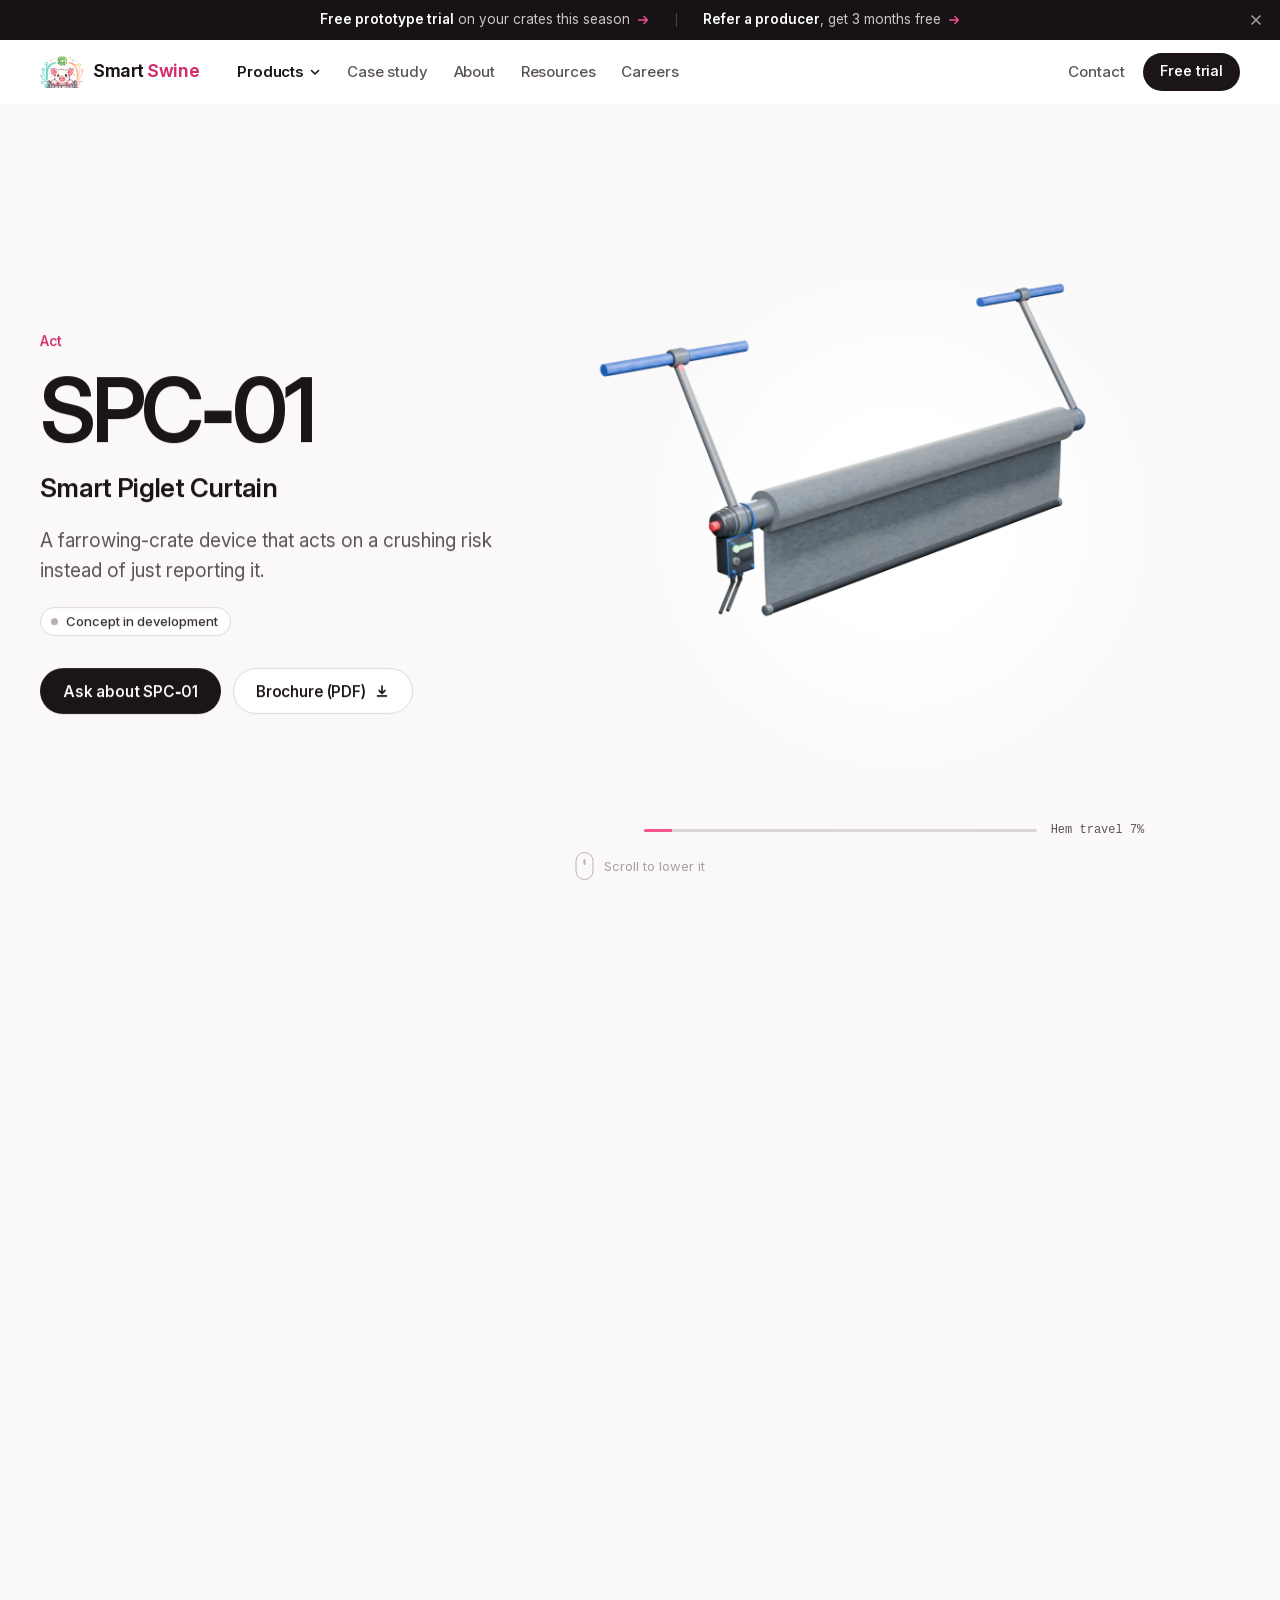
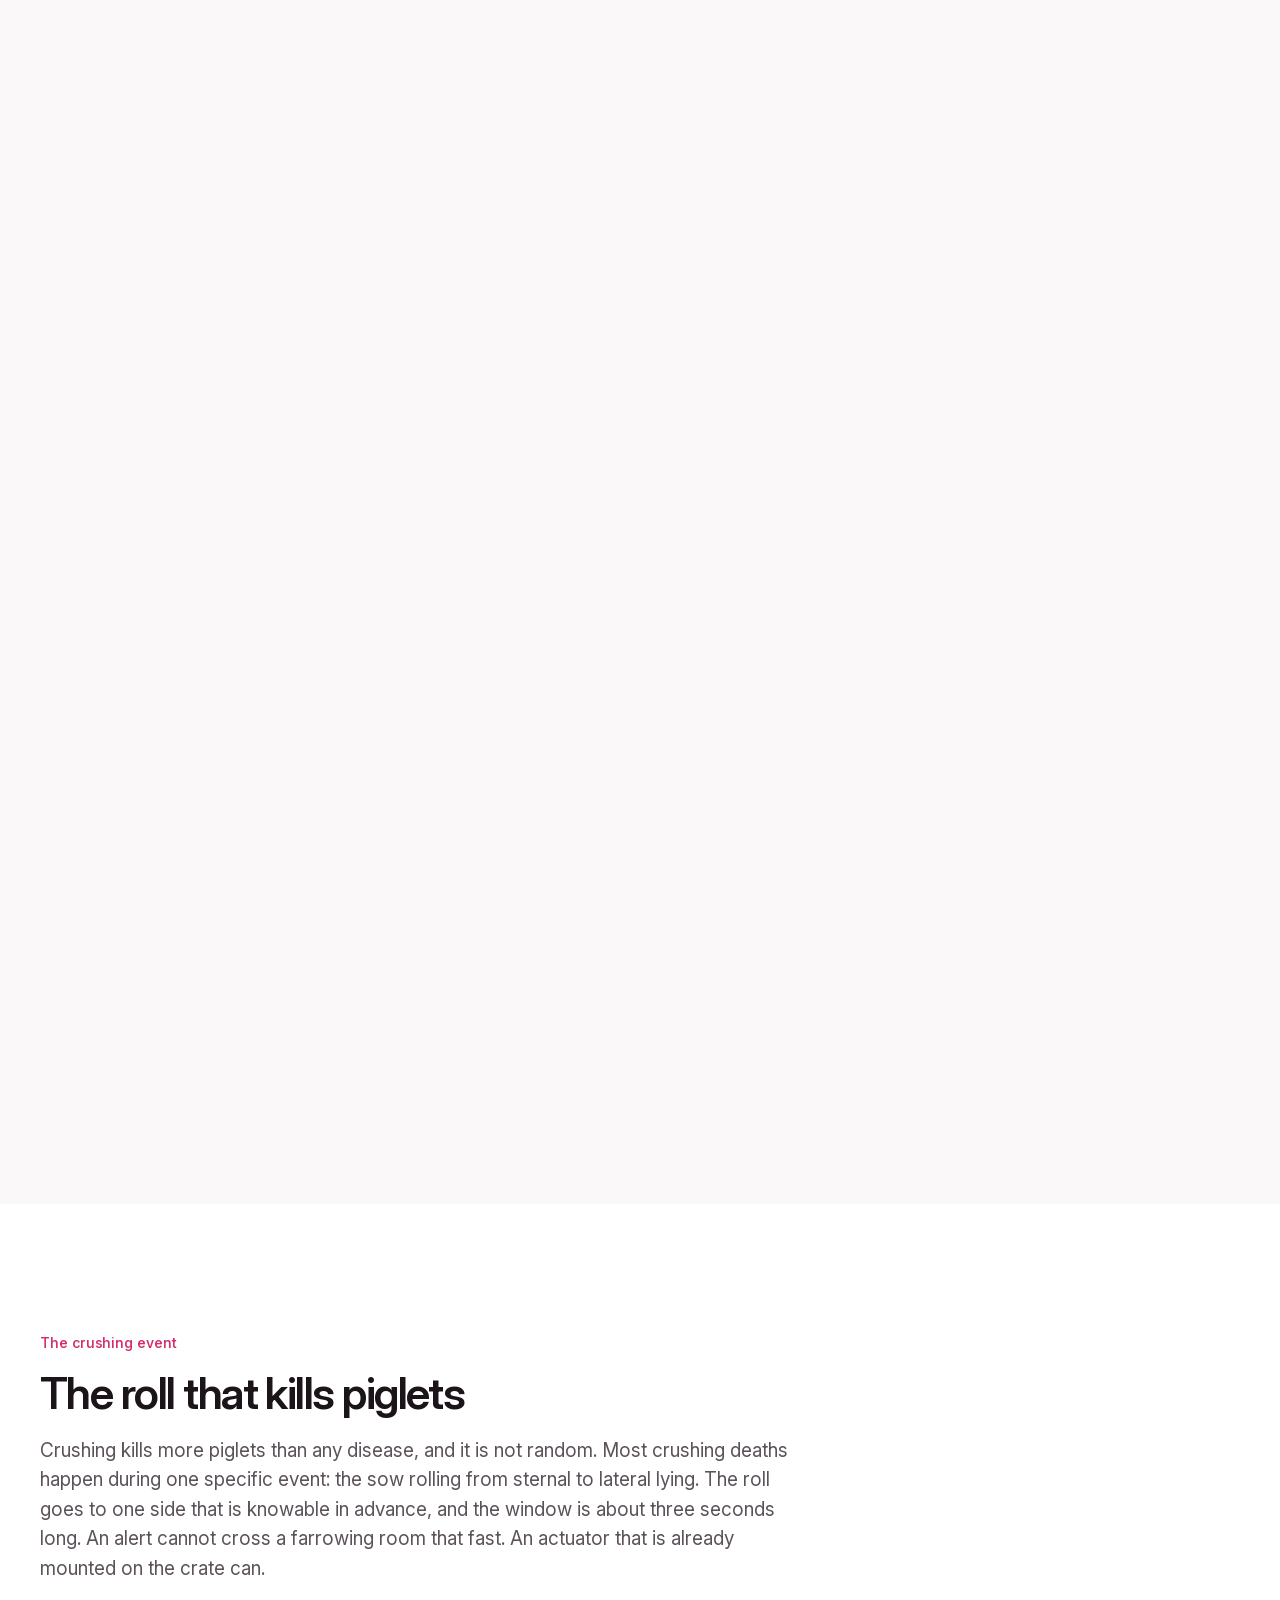
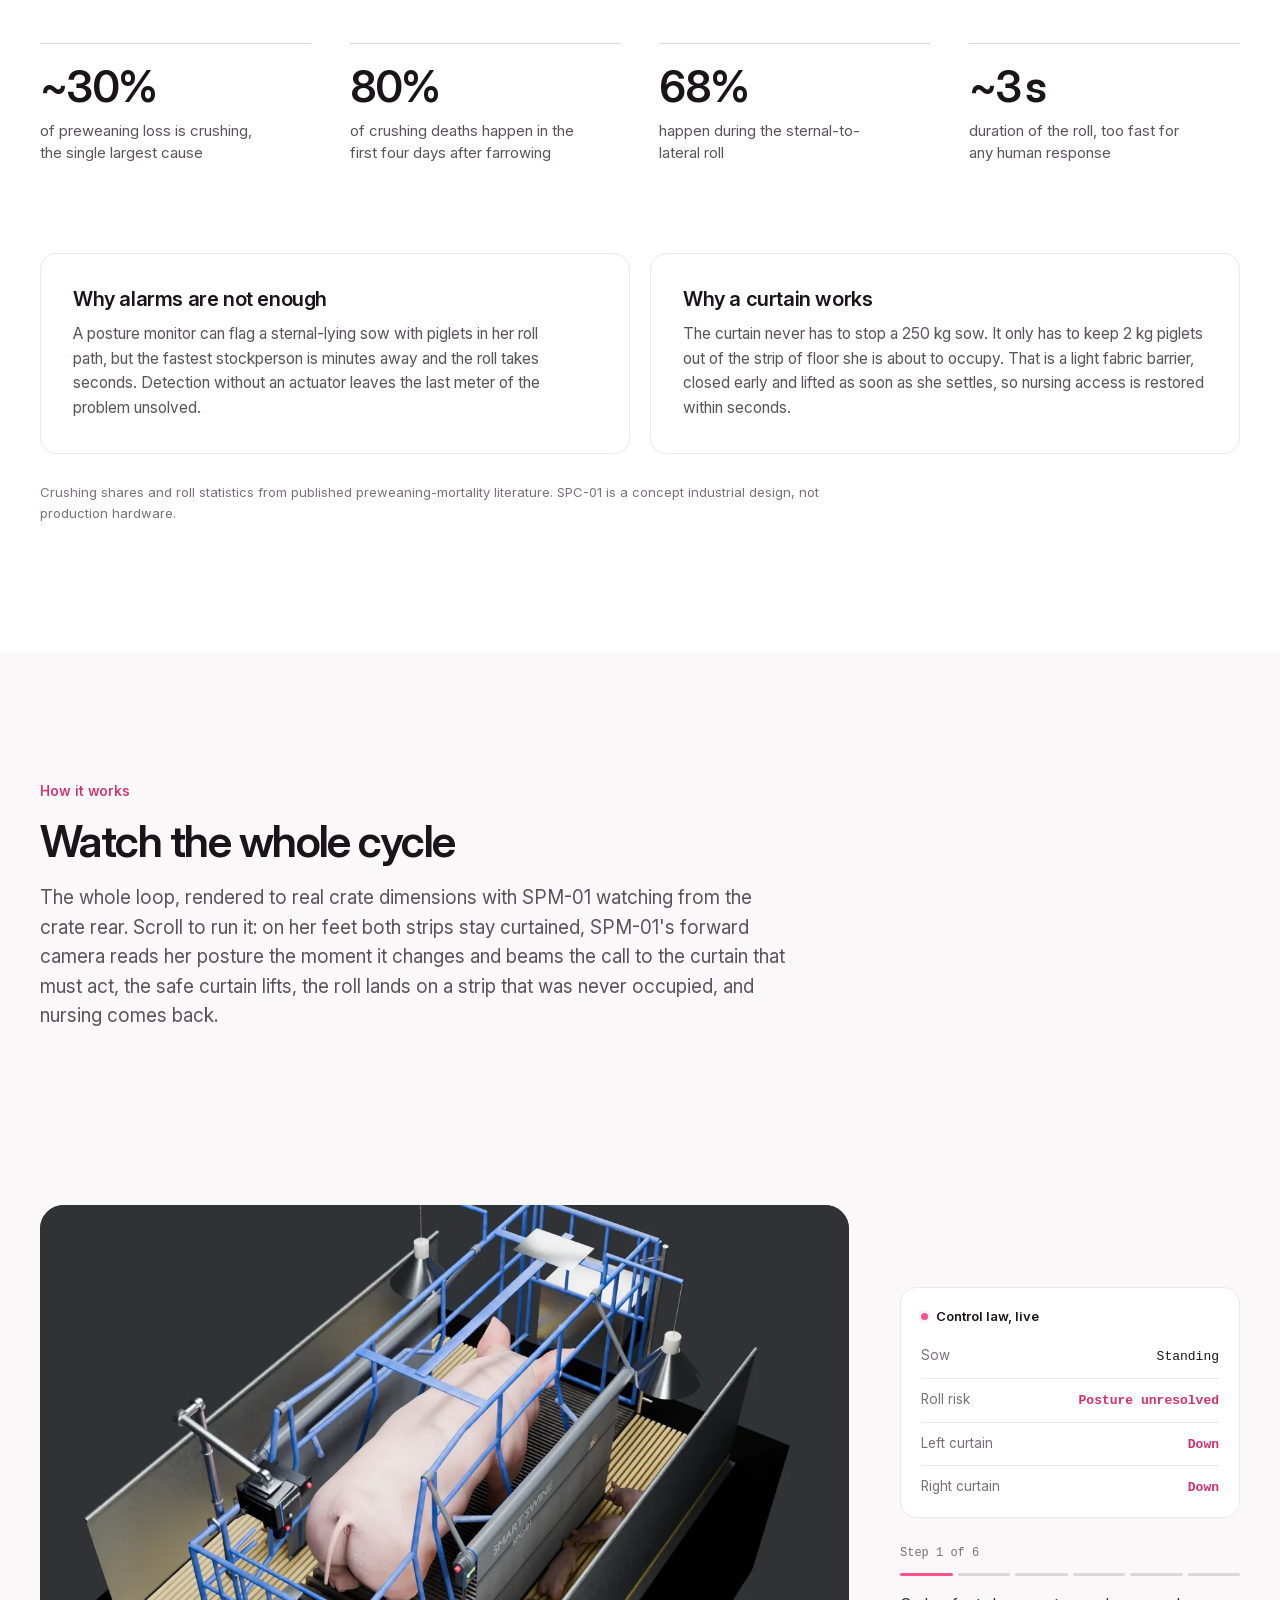
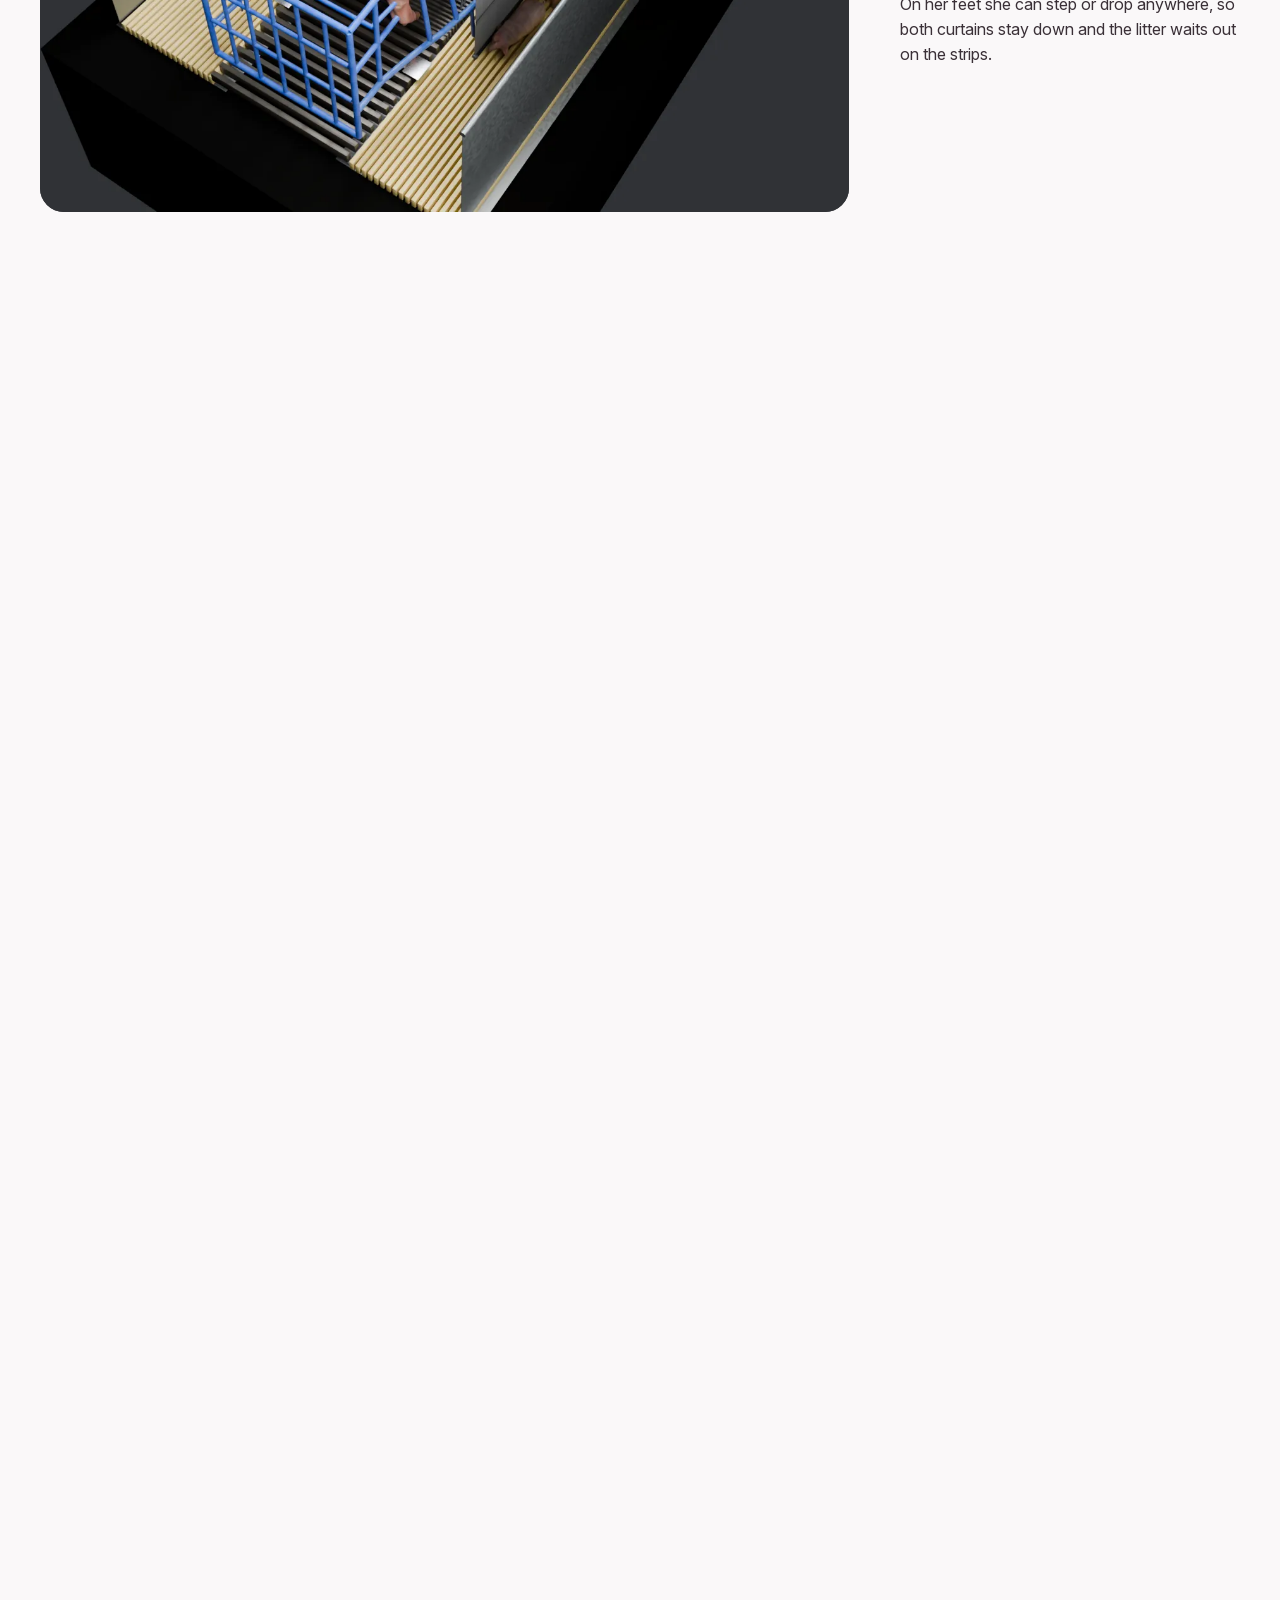
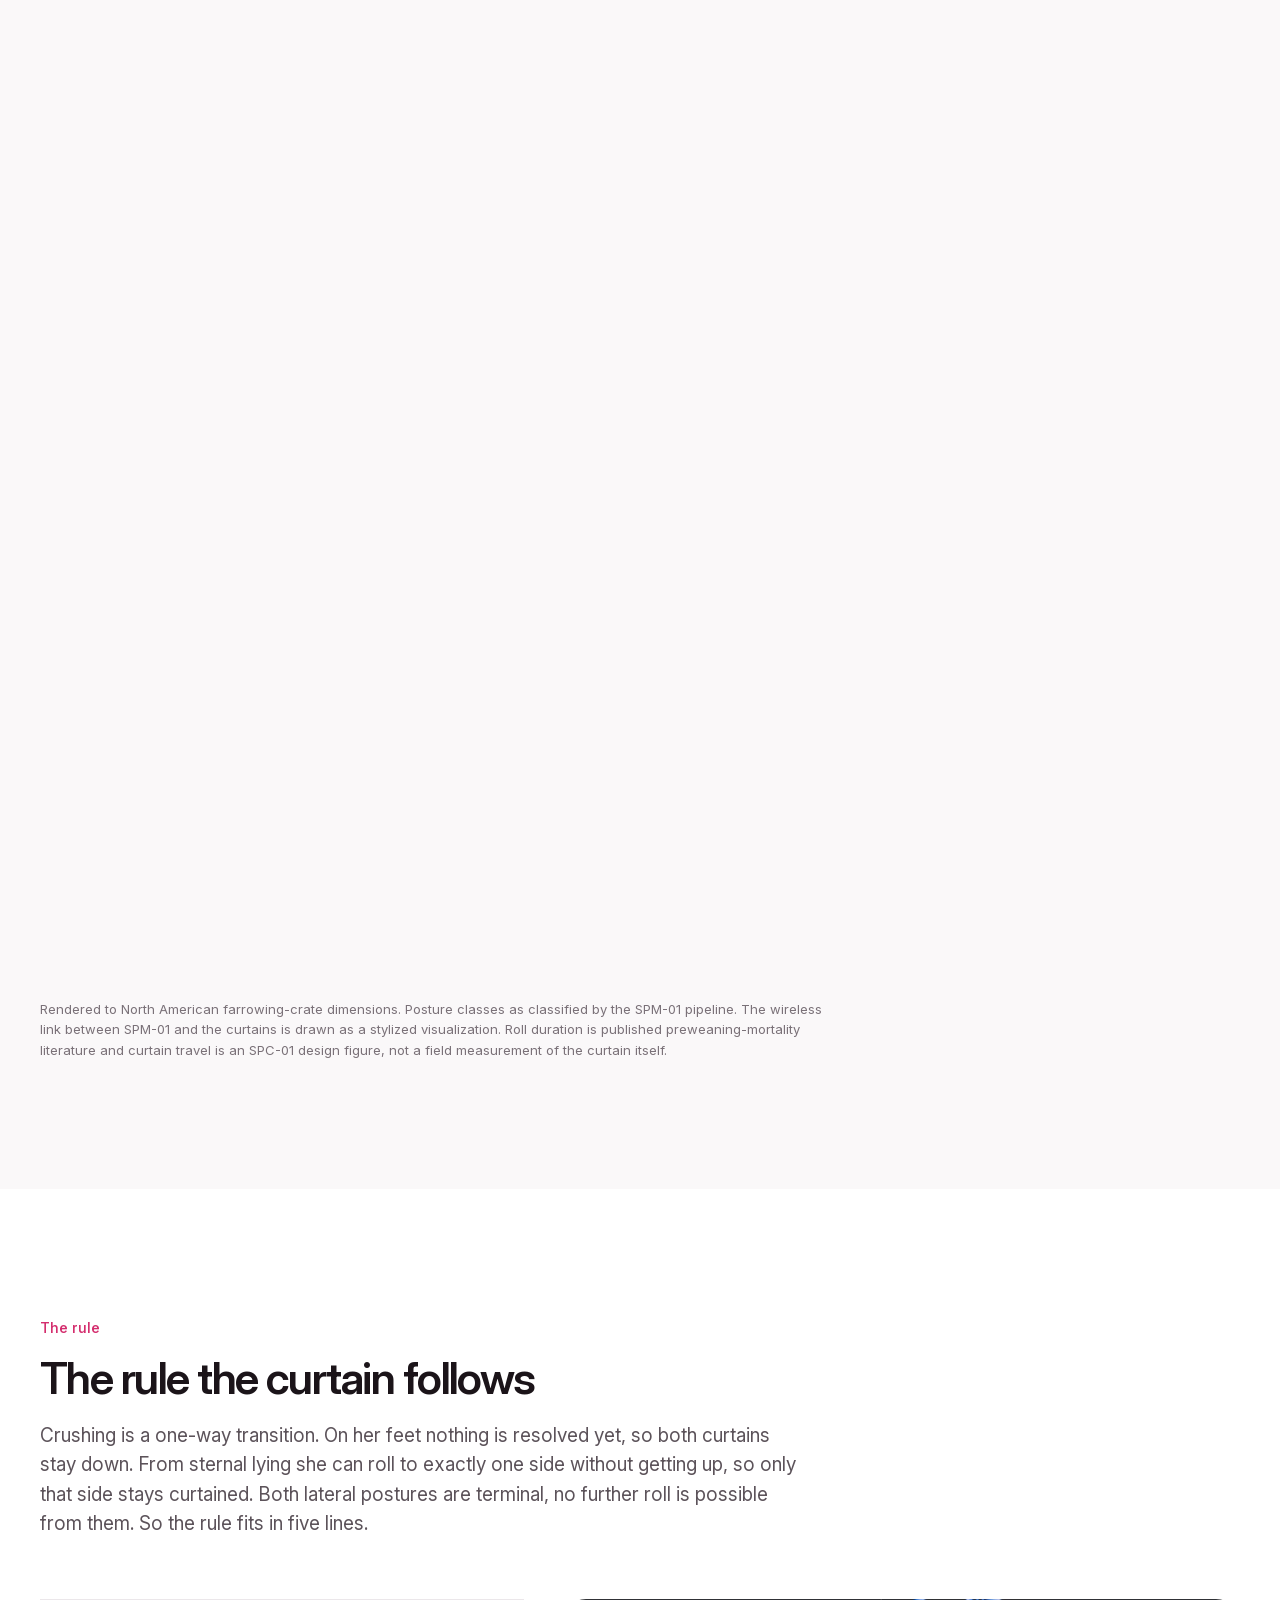
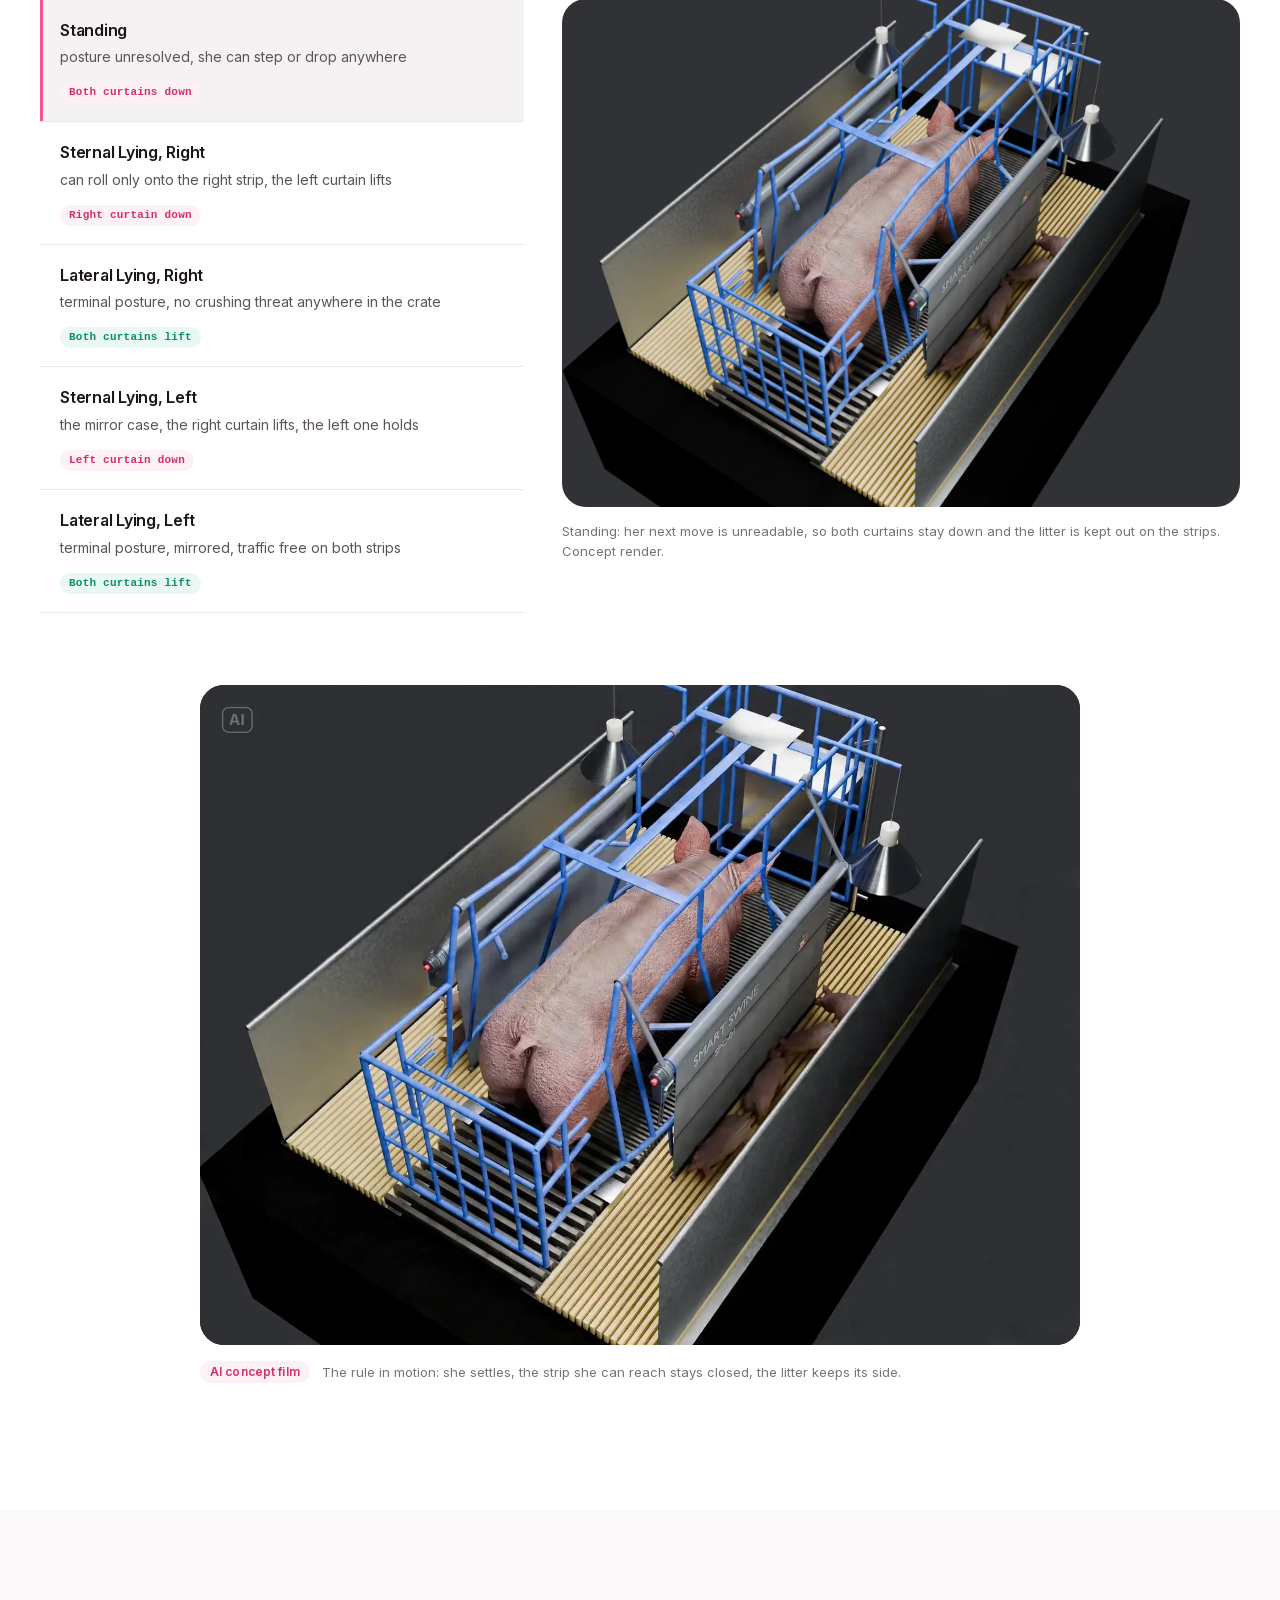
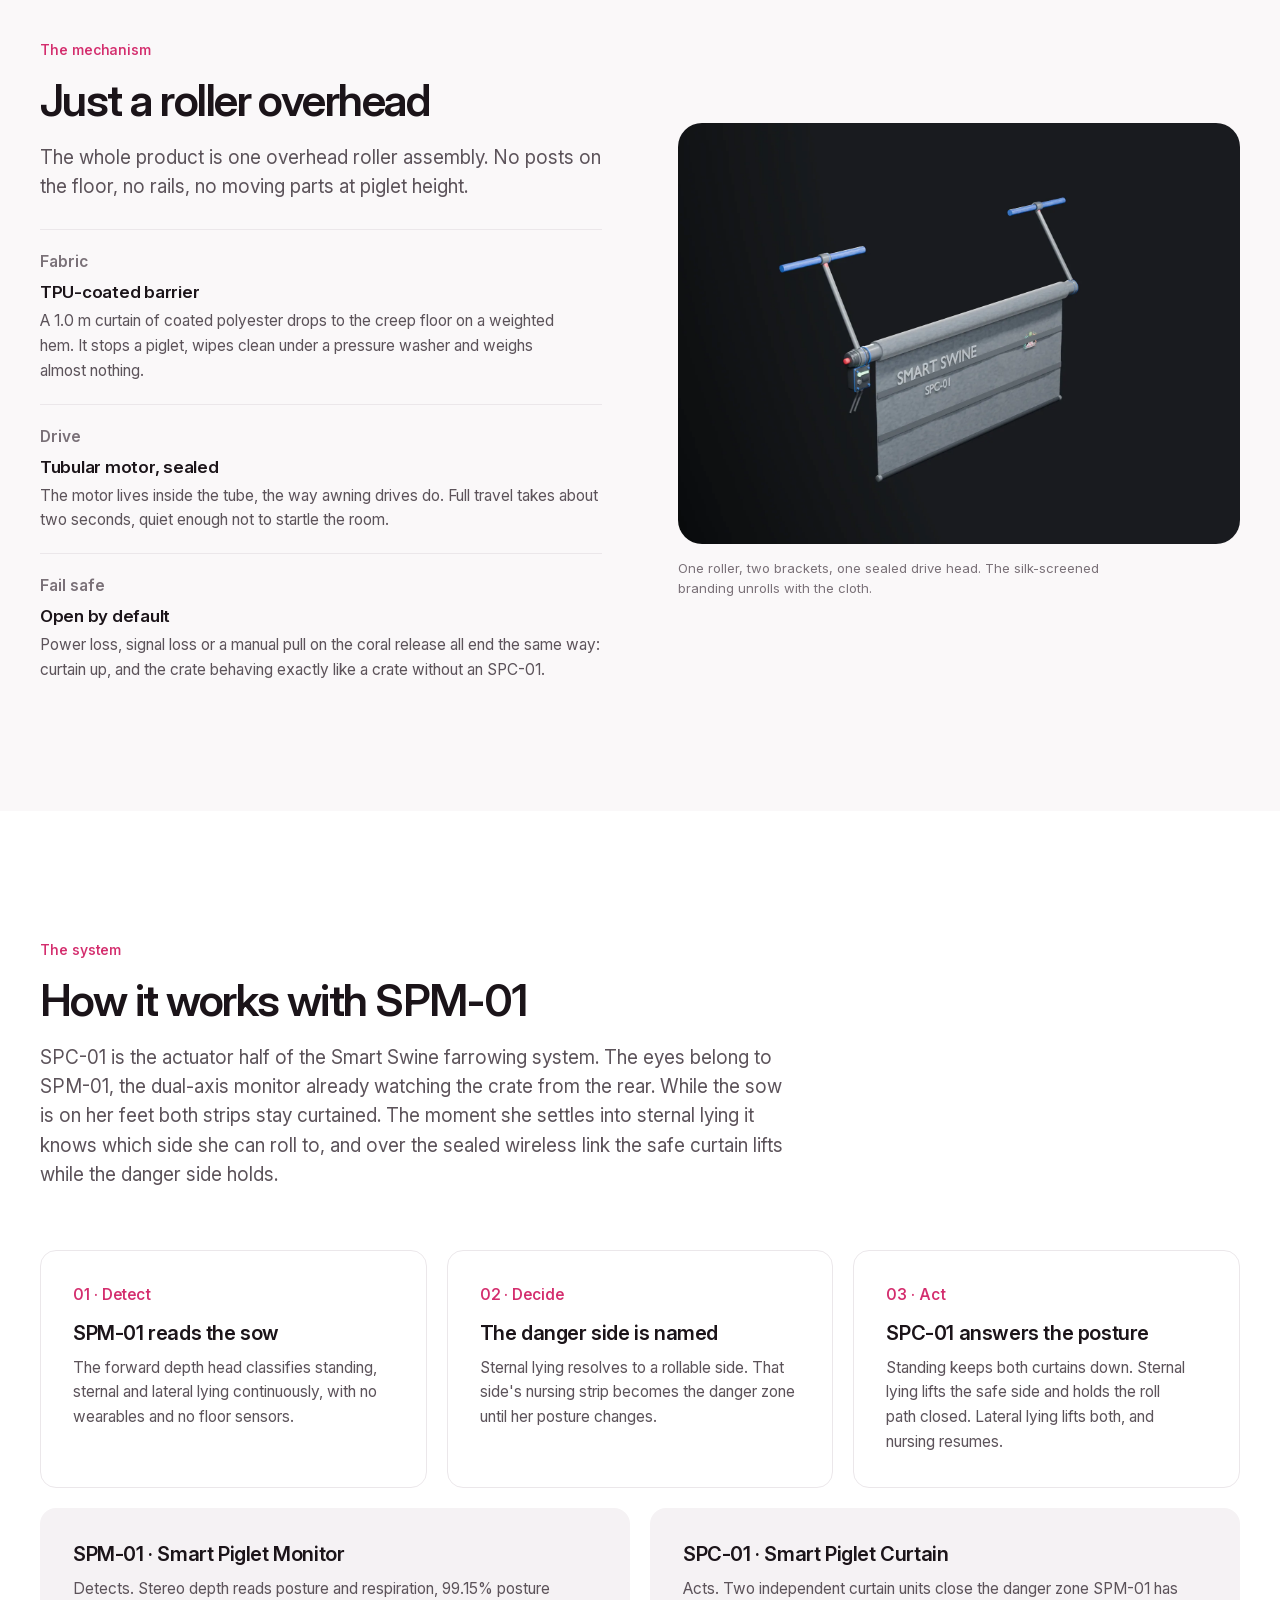
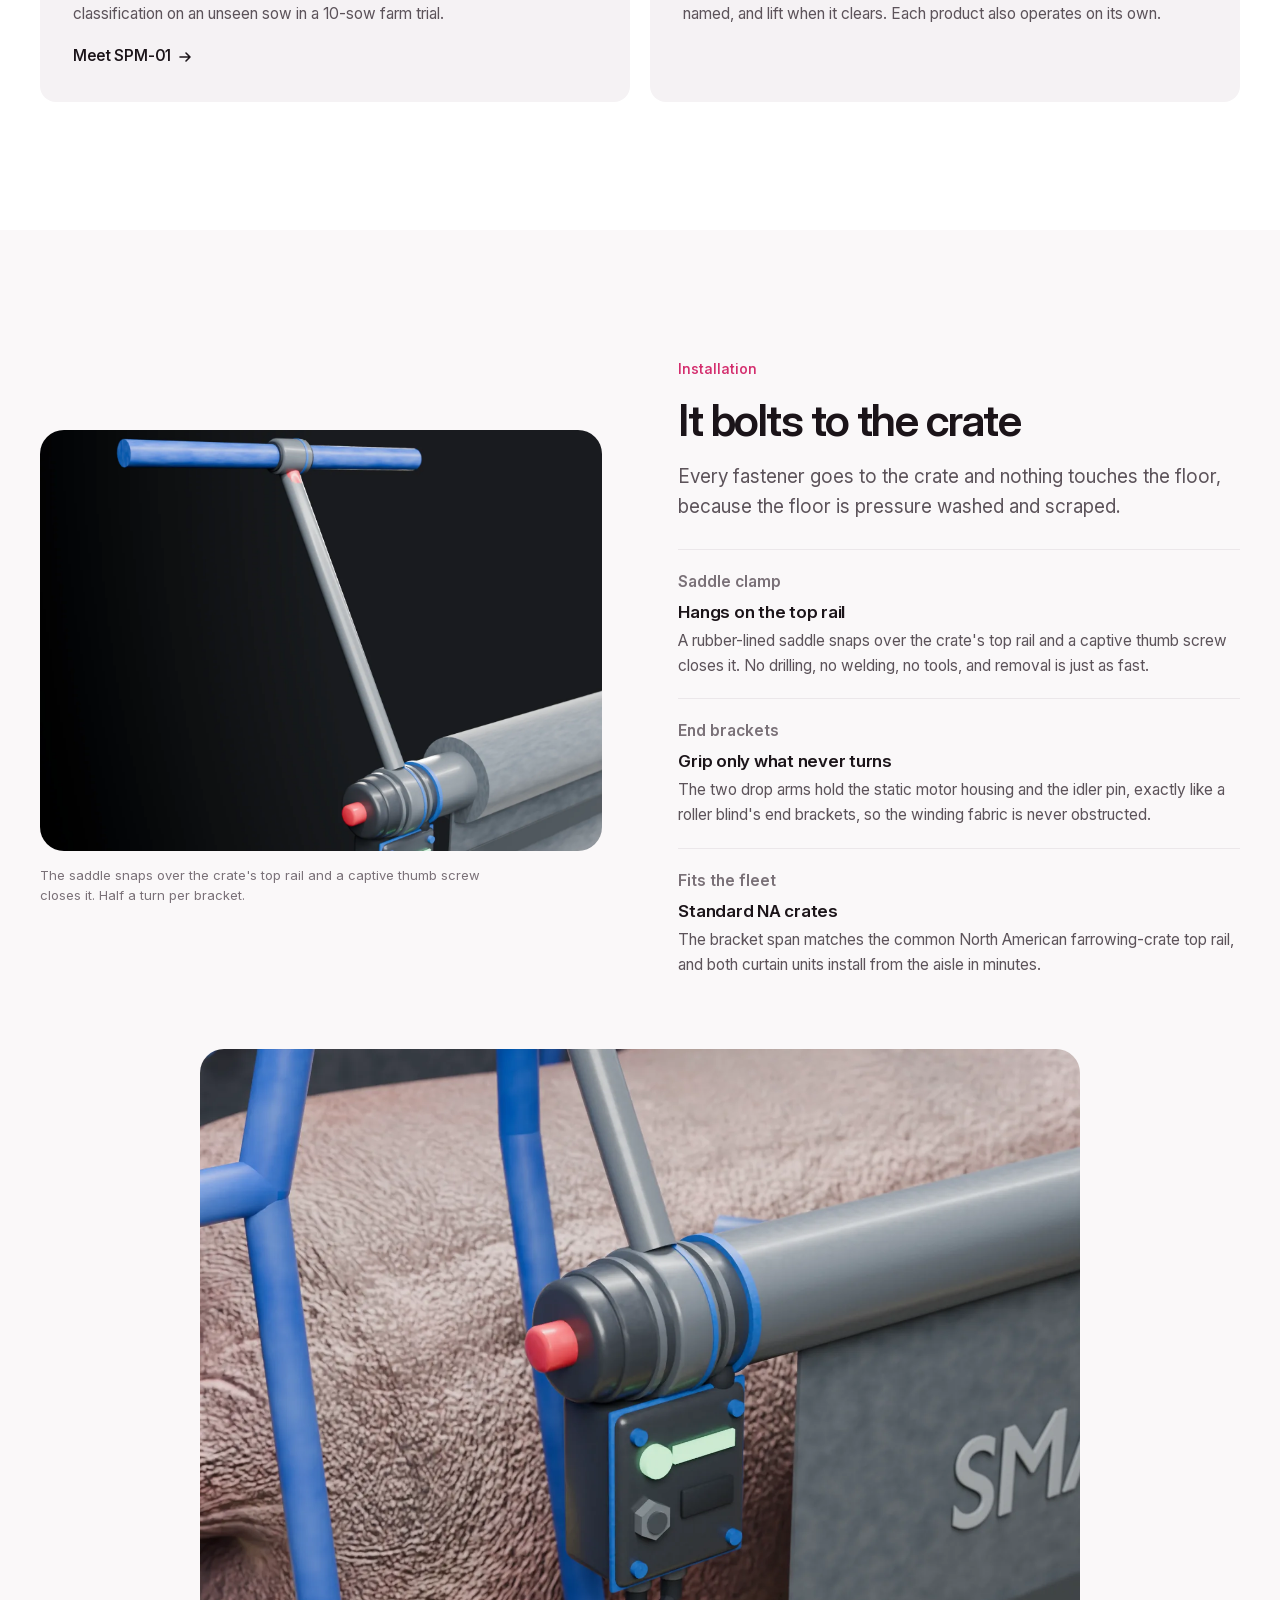
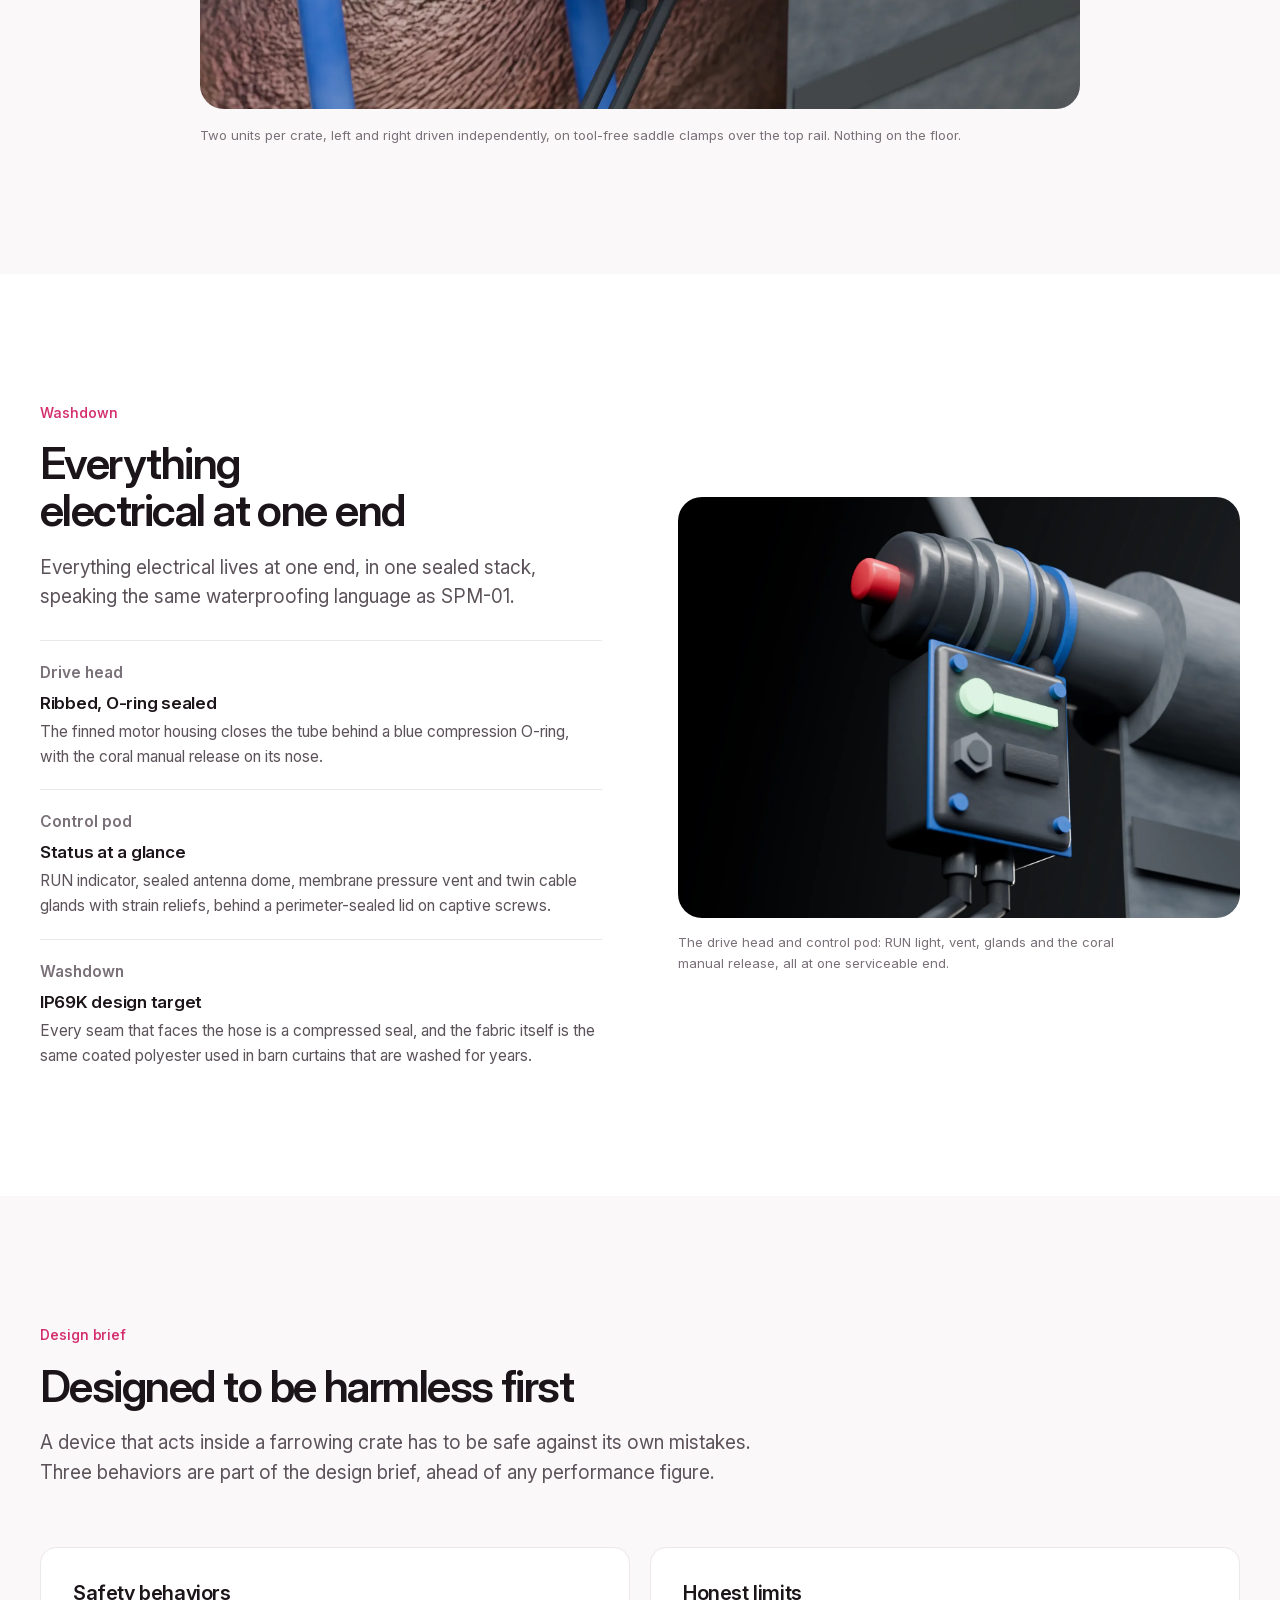
<file: spc01.html>
<!DOCTYPE html>
<html lang="en">
<head>
<meta charset="UTF-8">
<meta name="viewport" content="width=device-width, initial-scale=1">
<title>SPC-01 Smart Piglet Curtain · Smart Swine</title>
<meta name="description" content="SPC-01: a motorized curtain for the farrowing crate. It keeps the crushing danger zone curtained until the sow's posture makes it safe, and lifts the moment it is.">
<meta name="theme-color" content="#ffffff">
<meta property="og:type" content="website">
<meta property="og:site_name" content="Smart Swine">
<meta property="og:title" content="SPC-01 Smart Piglet Curtain · Smart Swine">
<meta property="og:description" content="SPC-01: a motorized curtain for the farrowing crate. It keeps the crushing danger zone curtained until the sow's posture makes it safe, and lifts the moment it is.">
<meta property="og:image" content="https://steven068zzy.github.io/smartswine/assets/img/og.jpg">
<meta name="twitter:card" content="summary_large_image">
<link rel="icon" type="image/png" href="assets/img/logo_badge.png">
<link rel="preload" href="assets/fonts/inter-var-latin.woff2" as="font" type="font/woff2" crossorigin>
<link rel="stylesheet" href="css/site.css">
<script>(function(c){c.add("js");try{if(sessionStorage.getItem("ss-topbar-dismissed")==="1")c.add("no-topbar")}catch(e){}setTimeout(function(){if(!window.__ssReady)c.add("rv-all")},3000)})(document.documentElement.classList)</script>
</head>
<body>

<div class="topbar" id="topbar" role="region" aria-label="Current offers">
  <div class="topbar-in">
    <a href="contact.html#pilot"><span><b>Free prototype trial</b> on your crates this season</span><svg class="arr" viewBox="0 0 16 16" aria-hidden="true"><path d="M3 8h10M9 4l4 4-4 4"/></svg></a>
    <span class="topbar-sep" aria-hidden="true"></span>
    <a href="contact.html#refer"><span><b>Refer a producer</b>, get 3 months free</span><svg class="arr" viewBox="0 0 16 16" aria-hidden="true"><path d="M3 8h10M9 4l4 4-4 4"/></svg></a>
    <button class="topbar-x" type="button" aria-label="Dismiss offers"><svg viewBox="0 0 12 12" aria-hidden="true"><path d="M2 2l8 8M10 2l-8 8"/></svg></button>
  </div>
</div>

<header class="nav" id="nav">
  <div class="nav-in">
    <a class="brand" href="index.html" aria-label="Smart Swine home"><img src="assets/img/logo_badge.png" alt="" width="230" height="170"><span>Smart <em>Swine</em></span></a>
    <nav class="nav-links" aria-label="Main">
      <div class="nav-drop">
        <button class="nav-drop-btn is-current" type="button" aria-expanded="false" aria-haspopup="true">Products<svg viewBox="0 0 12 12" aria-hidden="true"><path d="M2.5 4.5L6 8l3.5-3.5"/></svg></button>
        <div class="nav-menu">
          <div class="nav-menu-in">
            <a href="product.html"><b>SPM-01 Monitor</b><span>Sees the sow and her litter</span></a>
            <a href="spc01.html" aria-current="page"><b>SPC-01 Curtain</b><span>Acts on what the monitor sees</span></a>
            <a href="software.html"><b>Software</b><span>Manages every crate and site</span></a>
          </div>
        </div>
      </div>
      <a href="barn.html">Case study</a>
      <a href="about.html">About</a>
      <a href="resources.html">Resources</a>
      <a href="careers.html">Careers</a>
    </nav>
    <div class="nav-actions">
      <a class="nav-contact" href="contact.html">Contact</a>
      <a class="btn btn--primary btn--sm" href="contact.html#pilot">Free trial</a>
      <button class="nav-burger" type="button" aria-label="Menu" aria-expanded="false" aria-controls="mobileMenu"><span></span><span></span></button>
    </div>
  </div>
</header>

<nav class="mobile-menu" id="mobileMenu" aria-label="Menu">
  <a href="product.html">SPM-01 Monitor<span>Sees the sow and her litter</span></a>
  <a href="spc01.html" aria-current="page">SPC-01 Curtain<span>Acts on what the monitor sees</span></a>
  <a href="software.html">Software<span>Manages every crate and site</span></a>
  <a href="barn.html">Case study</a>
  <a href="about.html">About</a>
  <a href="resources.html">Resources</a>
  <a href="careers.html">Careers</a>
  <a href="contact.html">Contact</a>
  <a class="btn btn--primary" href="contact.html#pilot">Request a free trial</a>
</nav>

<main id="top">
<!-- ===== 1 · Hero: the curtain runs its travel as you scroll ===== -->
<section class="phero phero--long" id="spcHero">
  <div class="phero-stage">
    <div class="wrap phero-grid">
      <div class="phero-copy">
        <div class="beat beat-1">
          <p class="eyebrow">Act</p>
          <h1>SPC&#8209;01</h1>
          <p class="beat-name">Smart Piglet Curtain</p>
          <p class="lede">A farrowing-crate device that acts on a crushing risk
            instead of just reporting it.</p>
          <p><span class="status">Concept in development</span></p>
          <div class="cta-row">
            <a class="btn btn--primary" href="contact.html">Ask about SPC&#8209;01</a>
            <a class="btn btn--secondary" href="SPC-01_Product_Brochure.pdf" download>Brochure (PDF)<svg class="dl" viewBox="0 0 16 16" aria-hidden="true"><path d="M8 3v7M5 7.5l3 3 3-3M3.5 13h9"/></svg></a>
          </div>
        </div>
        <div class="beat beat-2">
          <h2>Floor to closed in about two seconds.</h2>
          <p class="lede">A torque-limited roller holds a soft fabric wall over
            the strip the sow can roll onto, and lifts it the moment she is
            safe.</p>
        </div>
      </div>
      <div class="phero-visual">
        <!-- Desktop (where the scrub runs) falls back to the PARKED first
             frame, so the canvas takeover is pixel-identical and nothing on
             screen moves until the visitor scrolls. Small screens and no-JS
             get the fully deployed curtain instead. -->
        <picture>
          <source media="(min-width: 900px)" srcset="assets/travel/trav_000.webp">
          <img class="phero-fallback" src="assets/travel/trav_047.webp" width="1440" height="1440"
               alt="SPC-01 Smart Piglet Curtain, concept industrial design render">
        </picture>
        <canvas id="travCanvas" role="img" aria-label="SPC-01 curtain running from parked to fully closed"></canvas>
        <div class="gauge" aria-hidden="true">
          <span class="gauge-track"><span class="gauge-fill" id="gaugeFill"></span></span>
          <span class="gauge-tag" id="gaugeTag">Hem parked</span>
        </div>
      </div>
    </div>
    <div class="phero-cue" aria-hidden="true"><i></i>Scroll to lower it</div>
  </div>
</section>

<!-- ===== 2 · Problem ===== -->
<section class="section" id="problem">
  <div class="wrap">
    <header class="shead">
      <p class="eyebrow">The crushing event</p>
      <h2 class="rv">The roll that kills piglets</h2>
      <p class="lede rv">Crushing kills more piglets than any disease, and it is not
        random. Most crushing deaths happen during one specific event: the sow
        rolling from sternal to lateral lying. The roll goes to one side that is
        knowable in advance, and the window is about three seconds long. An alert
        cannot cross a farrowing room that fast. An actuator that is already
        mounted on the crate can.</p>
    </header>

    <div class="metrics">
      <div class="metric rv"><strong data-count="30" data-prefix="~" data-suffix="%">~30%</strong><span>of preweaning loss is crushing, the single largest cause</span></div>
      <div class="metric rv"><strong data-count="80" data-suffix="%">80%</strong><span>of crushing deaths happen in the first four days after farrowing</span></div>
      <div class="metric rv"><strong data-count="68" data-suffix="%">68%</strong><span>happen during the sternal-to-lateral roll</span></div>
      <div class="metric rv"><strong data-count="3" data-prefix="~" data-suffix="&thinsp;s">~3&thinsp;s</strong><span>duration of the roll, too fast for any human response</span></div>
    </div>

    <div class="grid g2 mt-l">
      <article class="card rv">
        <h3>Why alarms are not enough</h3>
        <p>A posture monitor can flag a sternal-lying sow with piglets in her roll
          path, but the fastest stockperson is minutes away and the roll takes
          seconds. Detection without an actuator leaves the last meter of the
          problem unsolved.</p>
      </article>
      <article class="card rv">
        <h3>Why a curtain works</h3>
        <p>The curtain never has to stop a 250&nbsp;kg sow. It only has to keep
          2&nbsp;kg piglets out of the strip of floor she is about to occupy. That
          is a light fabric barrier, closed early and lifted as soon as she
          settles, so nursing access is restored within seconds.</p>
      </article>
    </div>
    <p class="note rv">Crushing shares and roll statistics from published preweaning-mortality literature. SPC-01 is a concept industrial design, not production hardware.</p>
  </div>
</section>

<!-- ===== 3 · The loop, filmed end to end ===== -->
<section class="section section--alt" id="window">
  <div class="wrap">
    <header class="shead">
      <p class="eyebrow">How it works</p>
      <h2 class="rv">Watch the whole cycle</h2>
      <p class="lede rv">The whole loop, rendered to real crate dimensions with
        SPM-01 watching from the crate rear. Scroll to run it: on her feet both
        strips stay curtained, SPM-01's forward camera reads her posture the
        moment it changes and beams the call to the curtain that must act, the
        safe curtain lifts, the roll lands on a strip that was never occupied,
        and nursing comes back.</p>
    </header>
  </div>

  <div class="loop" id="loopStage">
    <div class="loop-sticky">
      <div class="wrap loop-grid">
        <div class="loop-view">
          <img class="loop-fallback" src="assets/loop/loop_020.webp" width="1280" height="960" loading="lazy"
               alt="Overhead render of the farrowing crate: the sow has settled into sternal lying loaded to her right, both curtains still down, concept industrial design">
          <canvas class="loop-canvas" id="loopCanvas" role="img"
                  aria-label="Filmed sequence, rendered to real crate dimensions with SPM-01 mounted at the crate rear: the sow stands with both curtains down, settles into sternal lying, SPM-01 reads the change and a visualized wireless signal travels to the left curtain which lifts the safe strip open, the sow rolls onto the empty right strip, a second signal lifts the right curtain, and the piglets cross from the left to nurse"></canvas>
        </div>
        <div class="loop-side">
          <aside class="readout-card" id="loopStatus" aria-hidden="true">
            <p class="readout-h">Control law, live</p>
            <dl class="readout">
              <div><dt>Sow</dt><dd id="stPosture">Standing</dd></div>
              <div><dt>Roll risk</dt><dd id="stRisk" class="hot">Posture unresolved</dd></div>
              <div><dt>Left curtain</dt><dd id="stCL" class="hot">Down</dd></div>
              <div><dt>Right curtain</dt><dd id="stCR" class="hot">Down</dd></div>
            </dl>
          </aside>
          <p class="loop-count" id="loopCount" aria-hidden="true">Step 1 of 6</p>
          <div class="loop-ticks" id="loopTicks" aria-hidden="true"><i></i><i></i><i></i><i></i><i></i><i></i></div>
          <div class="loop-caps" id="loopCaps">
            <p class="sk-cap" data-i="0">On her feet she can step or drop anywhere, so both curtains stay down and the litter waits out on the strips.</p>
            <p class="sk-cap" data-i="1">She folds onto her sternum, loaded to her right. SPM-01 reads the change and signals the left curtain in real time.</p>
            <p class="sk-cap" data-i="2">The left strip is out of her reach, so the signalled left curtain lifts and hands that strip back to the litter. The right curtain holds.</p>
            <p class="sk-cap" data-i="3">The roll takes about three seconds, and it lands on the right strip that was kept empty. SPM-01 reads the landing as terminal.</p>
            <p class="sk-cap" data-i="4">Lateral lying is terminal. The right curtain gets the signal and lifts too.</p>
            <p class="sk-cap" data-i="5">The litter crosses from the left strip to the udder within moments. Closure never costs a feeding.</p>
          </div>
        </div>
      </div>
    </div>
  </div>

  <div class="wrap">
    <p class="note rv">Rendered to North American farrowing-crate dimensions.
      Posture classes as classified by the SPM-01 pipeline. The wireless link
      between SPM-01 and the curtains is drawn as a stylized visualization. Roll
      duration is published preweaning-mortality literature and curtain travel
      is an SPC-01 design figure, not a field measurement of the curtain
      itself.</p>
  </div>
</section>

<!-- ===== 4 · The rule ===== -->
<section class="section" id="postures">
  <div class="wrap">
    <header class="shead">
      <p class="eyebrow">The rule</p>
      <h2 class="rv">The rule the curtain follows</h2>
      <p class="lede rv">Crushing is a one-way transition. On her feet nothing is
        resolved yet, so both curtains stay down. From sternal lying she can roll
        to exactly one side without getting up, so only that side stays curtained.
        Both lateral postures are terminal, no further roll is possible from them.
        So the rule fits in five lines.</p>
    </header>

    <div class="pgal rv" id="pgal">
      <div class="prows" aria-label="Sow postures">
        <button class="prow on" type="button" aria-pressed="true" data-p="0">
          <b>Standing</b>
          <em>posture unresolved, she can step or drop anywhere</em>
          <span class="pbadge hot">Both curtains down</span>
        </button>
        <button class="prow" type="button" aria-pressed="false" data-p="1">
          <b>Sternal Lying, Right</b>
          <em>can roll only onto the right strip, the left curtain lifts</em>
          <span class="pbadge hot">Right curtain down</span>
        </button>
        <button class="prow" type="button" aria-pressed="false" data-p="2">
          <b>Lateral Lying, Right</b>
          <em>terminal posture, no crushing threat anywhere in the crate</em>
          <span class="pbadge ok">Both curtains lift</span>
        </button>
        <button class="prow" type="button" aria-pressed="false" data-p="3">
          <b>Sternal Lying, Left</b>
          <em>the mirror case, the right curtain lifts, the left one holds</em>
          <span class="pbadge hot">Left curtain down</span>
        </button>
        <button class="prow" type="button" aria-pressed="false" data-p="4">
          <b>Lateral Lying, Left</b>
          <em>terminal posture, mirrored, traffic free on both strips</em>
          <span class="pbadge ok">Both curtains lift</span>
        </button>
      </div>
      <figure class="pstack">
        <img class="on" src="assets/img/spc_pose_st.webp" width="1600" height="1200" alt="Overhead render: sow standing in the crate, both curtains down, the litter out on both strips, concept industrial design">
        <img src="assets/img/spc_pose_sr.webp" width="1600" height="1200" alt="Overhead render: sow in sternal lying loaded to her right, right curtain down, left curtain lifted, concept industrial design" loading="lazy">
        <img src="assets/img/spc_pose_lr.webp" width="1600" height="1200" alt="Overhead render: sow in lateral lying on the right strip, both curtains lifted, piglets nursing from the left, concept industrial design" loading="lazy">
        <img src="assets/img/spc_pose_sl.webp" width="1600" height="1200" alt="Overhead render: sow in sternal lying loaded to her left, left curtain down, right curtain lifted, concept industrial design" loading="lazy">
        <img src="assets/img/spc_pose_ll.webp" width="1600" height="1200" alt="Overhead render: sow in lateral lying on the left strip, both curtains lifted, concept industrial design" loading="lazy">
        <figcaption id="pcap" aria-live="polite">Concept render, drawn to real
          crate dimensions. Standing keeps both strips curtained until her
          posture resolves.</figcaption>
      </figure>
    </div>

    <figure class="band band--narrow rv">
      <video class="film" width="1664" height="1248" autoplay muted loop playsinline preload="metadata"
             poster="assets/film/film_spc_roll_poster.webp"
             aria-label="Rendered farrowing crate: the sow settles while a curtain holds the strip she can roll onto, her piglets safe on the far side, AI-generated concept film">
        <source src="assets/film/film_spc_roll.mp4" type="video/mp4">
      </video>
      <figcaption class="cap"><span class="tag tag--ai">AI concept film</span>The
        rule in motion: she settles, the strip she can reach stays closed, the
        litter keeps its side.</figcaption>
    </figure>
  </div>
</section>

<!-- ===== 5 · The mechanism ===== -->
<section class="section section--alt" id="roller">
  <div class="wrap">
    <div class="split">
      <div>
        <p class="eyebrow">The mechanism</p>
        <h2 class="rv">Just a roller overhead</h2>
        <p class="lede rv" style="margin-top:18px">The whole product is one overhead
          roller assembly. No posts on the floor, no rails, no moving parts at
          piglet height.</p>
        <div class="flist">
          <div class="fitem rv">
            <p class="ftag">Fabric</p>
            <h3>TPU-coated barrier</h3>
            <p>A 1.0&nbsp;m curtain of coated polyester drops to the creep floor
              on a weighted hem. It stops a piglet, wipes clean under a pressure
              washer and weighs almost nothing.</p>
          </div>
          <div class="fitem rv">
            <p class="ftag">Drive</p>
            <h3>Tubular motor, sealed</h3>
            <p>The motor lives inside the tube, the way awning drives do. Full
              travel takes about two seconds, quiet enough not to startle the
              room.</p>
          </div>
          <div class="fitem rv">
            <p class="ftag">Fail safe</p>
            <h3>Open by default</h3>
            <p>Power loss, signal loss or a manual pull on the coral release all
              end the same way: curtain up, and the crate behaving exactly like
              a crate without an SPC-01.</p>
          </div>
        </div>
      </div>
      <figure class="split-media rv">
        <img src="assets/img/spc_hero.webp" width="1600" height="1200" loading="lazy"
             alt="SPC-01 roller assembly with the curtain partly deployed, concept industrial design">
        <figcaption class="plain">One roller, two brackets, one sealed drive head.
          The silk-screened branding unrolls with the cloth.</figcaption>
      </figure>
    </div>
  </div>
</section>

<!-- ===== 6 · Closed loop with SPM-01 ===== -->
<section class="section" id="loop">
  <div class="wrap">
    <header class="shead">
      <p class="eyebrow">The system</p>
      <h2 class="rv">How it works with SPM-01</h2>
      <p class="lede rv">SPC-01 is the actuator half of the Smart Swine farrowing
        system. The eyes belong to SPM-01, the dual-axis monitor already watching
        the crate from the rear. While the sow is on her feet both strips stay
        curtained. The moment she settles into sternal lying it knows which side
        she can roll to, and over the sealed wireless link the safe curtain lifts
        while the danger side holds.</p>
    </header>

    <div class="grid g3">
      <article class="card rv">
        <p class="eyebrow">01 · Detect</p>
        <h3>SPM-01 reads the sow</h3>
        <p>The forward depth head classifies standing, sternal and lateral lying
          continuously, with no wearables and no floor sensors.</p>
      </article>
      <article class="card rv">
        <p class="eyebrow">02 · Decide</p>
        <h3>The danger side is named</h3>
        <p>Sternal lying resolves to a rollable side. That side's nursing strip
          becomes the danger zone until her posture changes.</p>
      </article>
      <article class="card rv">
        <p class="eyebrow">03 · Act</p>
        <h3>SPC-01 answers the posture</h3>
        <p>Standing keeps both curtains down. Sternal lying lifts the safe side
          and holds the roll path closed. Lateral lying lifts both, and nursing
          resumes.</p>
      </article>
    </div>

    <div class="grid g2 mt-s">
      <article class="card card--tile rv">
        <h3>SPM-01 · Smart Piglet Monitor</h3>
        <p>Detects. Stereo depth reads posture and respiration, 99.15% posture
          classification on an unseen sow in a 10-sow farm trial.</p>
        <div class="cta-row" style="margin-top:18px"><a class="link" href="product.html">Meet SPM-01<svg class="arr" viewBox="0 0 16 16" aria-hidden="true"><path d="M3 8h10M9 4l4 4-4 4"/></svg></a></div>
      </article>
      <article class="card card--tile rv">
        <h3>SPC-01 · Smart Piglet Curtain</h3>
        <p>Acts. Two independent curtain units close the danger zone SPM-01 has
          named, and lift when it clears. Each product also operates on its
          own.</p>
      </article>
    </div>
  </div>
</section>

<!-- ===== 7 · Install ===== -->
<section class="section section--alt" id="install">
  <div class="wrap">
    <div class="split">
      <figure class="split-media rv">
        <img src="assets/img/spc_clamp.webp" width="1600" height="1200" loading="lazy"
             alt="Saddle clamp and drop arm hanging the SPC-01 roller from the crate top rail, concept industrial design">
        <figcaption class="plain">The saddle snaps over the crate's top rail and a
          captive thumb screw closes it. Half a turn per bracket.</figcaption>
      </figure>
      <div>
        <p class="eyebrow">Installation</p>
        <h2 class="rv">It bolts to the crate</h2>
        <p class="lede rv" style="margin-top:18px">Every fastener goes to the crate and
          nothing touches the floor, because the floor is pressure washed and
          scraped.</p>
        <div class="flist">
          <div class="fitem rv">
            <p class="ftag">Saddle clamp</p>
            <h3>Hangs on the top rail</h3>
            <p>A rubber-lined saddle snaps over the crate's top rail and a
              captive thumb screw closes it. No drilling, no welding, no tools,
              and removal is just as fast.</p>
          </div>
          <div class="fitem rv">
            <p class="ftag">End brackets</p>
            <h3>Grip only what never turns</h3>
            <p>The two drop arms hold the static motor housing and the idler
              pin, exactly like a roller blind's end brackets, so the winding
              fabric is never obstructed.</p>
          </div>
          <div class="fitem rv">
            <p class="ftag">Fits the fleet</p>
            <h3>Standard NA crates</h3>
            <p>The bracket span matches the common North American
              farrowing-crate top rail, and both curtain units install from the
              aisle in minutes.</p>
          </div>
        </div>
      </div>
    </div>

    <figure class="band band--narrow rv">
      <img src="assets/img/spc_crate.webp" width="1600" height="1200" loading="lazy"
           alt="SPC-01 drive head and end bracket mounted inside a farrowing crate, concept industrial design">
      <figcaption class="cap">Two units per crate, left and right driven
        independently, on tool-free saddle clamps over the top rail. Nothing on
        the floor.</figcaption>
    </figure>
  </div>
</section>

<!-- ===== 8 · Sealed ===== -->
<section class="section" id="sealed">
  <div class="wrap">
    <div class="split">
      <div>
        <p class="eyebrow">Washdown</p>
        <h2 class="rv">Everything electrical at one end</h2>
        <p class="lede rv" style="margin-top:18px">Everything electrical lives at one
          end, in one sealed stack, speaking the same waterproofing language as
          SPM-01.</p>
        <div class="flist">
          <div class="fitem rv">
            <p class="ftag">Drive head</p>
            <h3>Ribbed, O-ring sealed</h3>
            <p>The finned motor housing closes the tube behind a blue
              compression O-ring, with the coral manual release on its nose.</p>
          </div>
          <div class="fitem rv">
            <p class="ftag">Control pod</p>
            <h3>Status at a glance</h3>
            <p>RUN indicator, sealed antenna dome, membrane pressure vent and
              twin cable glands with strain reliefs, behind a perimeter-sealed
              lid on captive screws.</p>
          </div>
          <div class="fitem rv">
            <p class="ftag">Washdown</p>
            <h3>IP69K design target</h3>
            <p>Every seam that faces the hose is a compressed seal, and the
              fabric itself is the same coated polyester used in barn curtains
              that are washed for years.</p>
          </div>
        </div>
      </div>
      <figure class="split-media rv">
        <img src="assets/img/spc_drive.webp" width="1600" height="1200" loading="lazy"
             alt="SPC-01 sealed drive head and control pod, concept industrial design">
        <figcaption class="plain">The drive head and control pod: RUN light, vent,
          glands and the coral manual release, all at one serviceable
          end.</figcaption>
      </figure>
    </div>
  </div>
</section>

<!-- ===== 9 · Safety + specs ===== -->
<section class="section section--alt" id="safety">
  <div class="wrap">
    <header class="shead">
      <p class="eyebrow">Design brief</p>
      <h2 class="rv">Designed to be harmless first</h2>
      <p class="lede rv">A device that acts inside a farrowing crate has to be safe
        against its own mistakes. Three behaviors are part of the design brief,
        ahead of any performance figure.</p>
    </header>

    <div class="grid g2">
      <article class="card rv">
        <h3>Safety behaviors</h3>
        <p>The hem carries no cutting edge and the drive is torque-limited: a
          curtain that meets a piglet on the way down reverses and retries. Both
          units fail open on any loss of power or signal. The manual release
          needs one hand and no tools, and always ends with both curtains
          up.</p>
      </article>
      <article class="card rv">
        <h3>Honest limits</h3>
        <p>SPC-01 is a concept industrial design under active development. The
          mechanism, mounting and materials shown are design proposals, not a
          production build, and no field performance is claimed for the curtain
          itself. The posture detection it relies on is the validated SPM-01
          pipeline.</p>
      </article>
    </div>

    <header class="shead shead--sub">
      <h2 class="rv">Design parameters</h2>
    </header>
    <dl class="spec rv">
      <div><dt>Curtain span</dt><dd>1.0 m per side, two independent units per crate</dd></div>
      <div><dt>Curtain plane</dt><dd>outboard of the anti-crush bar, out of the sow's reach</dd></div>
      <div><dt>Travel</dt><dd>creep floor to full open, about two seconds</dd></div>
      <div><dt>Drive</dt><dd>sealed tubular motor inside the roller</dd></div>
      <div><dt>Mounting</dt><dd>two saddle clamps on the crate top rail, tool free</dd></div>
      <div><dt>Floor contact</dt><dd>none</dd></div>
      <div><dt>Sealing</dt><dd>IP69K design target, washdown safe</dd></div>
      <div><dt>Link</dt><dd>sealed wireless to SPM-01, each device also operates alone</dd></div>
    </dl>

    <figure class="band rv">
      <video class="film" width="1920" height="1080" autoplay muted loop playsinline preload="metadata"
             poster="assets/film/film_spc_scale_poster.webp"
             aria-label="A farrowing room at night, rows of crates each carrying its own pair of SPC-01 curtains under the heat lamps, AI-generated concept film">
        <source src="assets/film/film_spc_scale.mp4" type="video/mp4">
      </video>
      <figcaption class="cap"><span class="tag tag--ai">AI concept film</span>At
        barn scale: every crate its own pair of curtains, each acting
        alone.</figcaption>
    </figure>
  </div>
</section>

<!-- ===== 10 · CTA ===== -->
<section class="section">
  <div class="wrap">
    <div class="panel panel--dark panel--center rv">
      <h2>Close the last meter.</h2>
      <p class="lede">SPM-01 already watches the crate. SPC-01 is how the system
        answers what it sees. Ask about the farrowing system, or start with a
        free SPM-01 trial on one crate this season.</p>
      <div class="cta-row">
        <a class="btn btn--pink" href="contact.html#pilot">Request a trial</a>
        <a class="btn btn--ghost" href="SPC-01_Product_Brochure.pdf" download>Download the brochure<svg class="dl" viewBox="0 0 16 16" aria-hidden="true"><path d="M8 3v7M5 7.5l3 3 3-3M3.5 13h9"/></svg></a>
      </div>
    </div>
  </div>
</section>

</main>

<footer class="foot">
  <div class="wrap">
    <div class="foot-grid">
      <div class="foot-brand">
        <a class="brand" href="index.html" aria-label="Smart Swine home"><img src="assets/img/logo_badge.png" alt="" width="230" height="170"><span>Smart <em>Swine</em></span></a>
        <p>Camera intelligence for the farrowing room.</p>
        <p class="foot-meta">SMART SWINE, LLC · College Station, TX</p>
      </div>
      <div>
        <h5>Products</h5>
        <div class="foot-links">
          <a href="product.html">SPM-01 Monitor</a>
          <a href="spc01.html">SPC-01 Curtain</a>
          <a href="software.html">Software</a>
          <a href="barn.html">Case study</a>
        </div>
      </div>
      <div>
        <h5>Company</h5>
        <div class="foot-links">
          <a href="about.html">About</a>
          <a href="careers.html">Careers</a>
          <a href="resources.html">Resources</a>
          <a href="contact.html">Contact</a>
        </div>
      </div>
      <div>
        <h5>Get in touch</h5>
        <div class="foot-links">
          <a href="mailto:Ziyuanzhao@tamu.edu">Ziyuanzhao@tamu.edu</a>
          <a href="https://www.linkedin.com/company/133423991/" rel="noopener" target="_blank">LinkedIn</a>
          <a href="contact.html#pilot">Request a free trial</a>
        </div>
      </div>
    </div>
    <p class="foot-fine">All product imagery on this page is concept industrial design, and film clips are AI-generated concept footage. SPC-01 is a design study: the mechanism, mounting and materials are design proposals, not a production build, and no field performance is claimed for the curtain. The posture detection it relies on reflects the SPM-01 prototype validated in a 10-sow on-farm trial under IACUC oversight (Apr–May 2026). IP69K is a design target. Sow and piglet geometry in SPC-01 imagery is a commercially licensed rigged asset.</p>
    <p class="foot-copy">© 2026 SMART SWINE, LLC.</p>
  </div>
</footer>

<script src="js/site.js"></script>
</body>
</html>
</file>
<file: css/site.css>
/* Smart Swine · site.css
   A light, type-led system. Ink on white, one brand accent (pink), one
   semantic green that is reserved for real farm footage and "safe" states.
   Nothing here decorates: hairlines, whitespace and type carry the layout.

   Type scale (desktop ceiling → mobile floor), one ratio for the whole site:
     home hero h1   78 → 42      page hero h1   60 → 36
     section h2     44 → 30      card h3        20
     lede           19 → 17      body           16
     small          15           caption        13
   Anything new picks the nearest existing step. */

@font-face {
  font-family: "Inter";
  font-style: normal;
  font-weight: 100 900;
  font-display: swap;
  src: url("../assets/fonts/inter-var-latin.woff2") format("woff2");
}

:root {
  /* neutrals carry a trace of the logo's plum so they sit with the pink */
  --ink: #1b1419;
  --ink-2: #3a3037;
  --body: #5c535a;
  --mute: #7a7178;
  --soft: #968c93;
  --line: #ebe7ea;
  --line-2: #dcd6db;
  --bg: #ffffff;
  --bg-alt: #faf8f9;
  --tile: #f5f2f4;
  --night: #171216;
  --night-2: #241c22;
  --night-line: rgba(255, 255, 255, 0.14);
  /* brand */
  --pink: #f6538f;
  --pink-ink: #d42e6e;      /* the pink that passes AA as text on white */
  --pink-wash: #fef1f6;
  --rose: #f9a8c7;
  /* semantic: real footage, safe state */
  --green: #0b8f63;
  --green-wash: #e9f8f1;
  --green-lit: #4fd6a3;     /* the same green on dark surfaces */

  --sans: "Inter", ui-sans-serif, system-ui, -apple-system, "Segoe UI",
          Roboto, "Helvetica Neue", Arial, sans-serif;
  --mono: ui-monospace, "SF Mono", SFMono-Regular, Menlo, Consolas,
          "Liberation Mono", monospace;

  --wrap: 1200px;
  --pad: clamp(20px, 4vw, 40px);
  --nav-h: 64px;
  --r-sm: 10px;
  --r-md: 16px;
  --r-lg: 24px;
  --r-xl: 32px;
  --ease: cubic-bezier(0.2, 0.7, 0.2, 1);
  --shadow-md: 0 10px 30px -12px rgba(27, 20, 25, 0.18), 0 2px 6px rgba(27, 20, 25, 0.05);
  --shadow-lg: 0 44px 80px -44px rgba(27, 20, 25, 0.5), 0 14px 30px -18px rgba(27, 20, 25, 0.22);
}

/* ---------- reset ---------- */
*, *::before, *::after { box-sizing: border-box; }
* { margin: 0; }
html {
  -webkit-text-size-adjust: 100%; text-size-adjust: 100%;
  scroll-behavior: smooth;
  scroll-padding-top: calc(var(--nav-h) + 20px);
}
@media (prefers-reduced-motion: reduce) { html { scroll-behavior: auto; } }
body {
  font-family: var(--sans); font-size: 1rem; line-height: 1.6;
  color: var(--body); background: var(--bg);
  -webkit-font-smoothing: antialiased; -moz-osx-font-smoothing: grayscale;
  text-rendering: optimizeLegibility; font-optical-sizing: auto;
}
img, video, canvas, svg { display: block; max-width: 100%; }
img, video { height: auto; }
button, input, select, textarea { font: inherit; color: inherit; }
a { color: inherit; }
ul[class], ol[class] { list-style: none; padding: 0; }
::selection { background: #ffd0e1; color: var(--ink); }
:focus-visible { outline: 2px solid var(--pink); outline-offset: 3px; border-radius: 4px; }
[id] { scroll-margin-top: calc(var(--nav-h) + 20px); }

/* screen-reader-only text */
.vh {
  position: absolute; width: 1px; height: 1px; padding: 0; margin: -1px;
  overflow: hidden; clip-path: inset(50%); white-space: nowrap;
}

/* ---------- type ---------- */
h1, h2, h3, h4, h5 { color: var(--ink); font-weight: 600; text-wrap: balance; }
h1 {
  font-size: clamp(2.25rem, 5.2vw, 3.75rem);
  line-height: 1.04; letter-spacing: -0.04em;
}
h2 {
  font-size: clamp(1.875rem, 3.7vw, 2.75rem);
  line-height: 1.08; letter-spacing: -0.035em;
}
h3 { font-size: 1.25rem; line-height: 1.3; letter-spacing: -0.02em; }
h4 { font-size: 1.0625rem; line-height: 1.35; letter-spacing: -0.015em; }
h5 { font-size: 0.8125rem; line-height: 1.4; font-weight: 500; color: var(--mute); }
p { text-wrap: pretty; }
h1 em, h2 em { font-style: normal; color: var(--pink); }
/* two-tone headline: the second sentence steps back */
.soft { color: var(--soft); }

.lede {
  font-size: clamp(1.0625rem, 1.5vw, 1.1875rem); line-height: 1.55;
  color: var(--body); max-width: 40em;
}
.eyebrow {
  font-size: 0.875rem; font-weight: 550; color: var(--pink-ink);
  margin-bottom: 16px; letter-spacing: -0.005em;
}
.note {
  font-size: 0.8125rem; line-height: 1.6; color: var(--mute);
  max-width: 62em; margin-top: 28px;
}
.mono { font-family: var(--mono); font-size: 0.92em; letter-spacing: -0.01em; }

/* links inside running text */
p a, li a, dd a, figcaption a {
  color: var(--ink); text-decoration: underline;
  text-decoration-color: var(--pink); text-decoration-thickness: 1.5px;
  text-underline-offset: 3px; transition: color 0.15s;
}
p a:hover, li a:hover, dd a:hover, figcaption a:hover { color: var(--pink-ink); }

/* text link with an arrow */
.link {
  display: inline-flex; align-items: center; gap: 6px;
  color: var(--ink); font-weight: 550; font-size: 0.9688rem;
  text-decoration: none; letter-spacing: -0.01em;
  transition: color 0.15s;
}
.link svg, .btn svg, .topbar a svg {
  width: 16px; height: 16px; flex: none;
  fill: none; stroke: currentColor; stroke-width: 1.6;
  stroke-linecap: round; stroke-linejoin: round;
  transition: transform 0.25s var(--ease);
}
.link:hover { color: var(--pink-ink); }
.link:hover svg, .btn:hover svg.arr, .topbar a:hover svg { transform: translateX(3px); }
.link:hover svg.ext { transform: translate(2px, -2px); }
.link:hover svg.dl, .btn:hover svg.dl { transform: translateY(2px); }

/* ---------- layout ---------- */
.wrap { width: 100%; max-width: calc(var(--wrap) + 2 * var(--pad)); margin: 0 auto; padding: 0 var(--pad); }
.section { padding: clamp(72px, 10vw, 128px) 0; position: relative; }
.section--alt { background: var(--bg-alt); }
.section--flush { padding-top: 0; }
.section--tight { padding: clamp(48px, 7vw, 88px) 0; }

.shead { max-width: 760px; margin-bottom: clamp(36px, 5vw, 60px); }
.shead .lede { margin-top: 18px; }
.shead--center { margin-left: auto; margin-right: auto; text-align: center; }
.shead--center .lede { margin-left: auto; margin-right: auto; }
.shead--sub { margin-top: clamp(56px, 8vw, 96px); }
.shead--sub h2 { font-size: clamp(1.5rem, 2.6vw, 2rem); letter-spacing: -0.03em; }

.grid { display: grid; gap: 20px; }
.g2 { grid-template-columns: repeat(2, minmax(0, 1fr)); }
.g3 { grid-template-columns: repeat(3, minmax(0, 1fr)); }
.g4 { grid-template-columns: repeat(4, minmax(0, 1fr)); }
@media (max-width: 1000px) { .g4 { grid-template-columns: repeat(2, minmax(0, 1fr)); } }
@media (max-width: 900px) { .g3 { grid-template-columns: minmax(0, 1fr); } }
@media (max-width: 760px) { .g2 { grid-template-columns: minmax(0, 1fr); } }
@media (max-width: 560px) { .g4 { grid-template-columns: minmax(0, 1fr); } }
.mt-s { margin-top: 20px; }
.mt-m { margin-top: clamp(32px, 4vw, 48px); }
.mt-l { margin-top: clamp(48px, 7vw, 88px); }
.cta-row { display: flex; flex-wrap: wrap; gap: 12px; margin-top: 32px; align-items: center; }
.cta-row--center { justify-content: center; }

/* ---------- buttons ---------- */
.btn {
  display: inline-flex; align-items: center; justify-content: center; gap: 8px;
  height: 46px; padding: 0 22px; border-radius: 999px;
  border: 1px solid transparent;
  font-size: 0.9688rem; font-weight: 550; letter-spacing: -0.01em; line-height: 1;
  text-decoration: none; white-space: nowrap; cursor: pointer;
  transition: background 0.2s, color 0.2s, border-color 0.2s,
              transform 0.2s var(--ease), box-shadow 0.2s;
}
.btn:active { transform: translateY(0) scale(0.98); }
.btn--primary { background: var(--ink); color: #fff; }
.btn--primary:hover { background: #33272e; transform: translateY(-1px); box-shadow: 0 10px 20px -10px rgba(27, 20, 25, 0.6); }
.btn--secondary { background: #fff; color: var(--ink); border-color: var(--line-2); }
.btn--secondary:hover { border-color: var(--ink); }
.btn--pink { background: var(--pink); color: #2a0a17; }
.btn--pink:hover { background: #ff6ea2; transform: translateY(-1px); box-shadow: 0 10px 24px -10px rgba(246, 83, 143, 0.7); }
.btn--ghost { color: #fff; border-color: rgba(255, 255, 255, 0.3); }
.btn--ghost:hover { border-color: #fff; }
.btn--sm { height: 38px; padding: 0 16px; font-size: 0.9rem; }

/* ---------- chips ---------- */
.tag {
  display: inline-flex; align-items: center; gap: 6px;
  font-size: 0.75rem; font-weight: 600; line-height: 1; letter-spacing: 0.01em;
  padding: 5px 10px; border-radius: 999px; white-space: nowrap;
  color: var(--body); background: var(--tile);
}
/* AI concept film: always the pink label. Real footage: always the green
   one. The two must never trade places. */
.tag--ai { color: var(--pink-ink); background: var(--pink-wash); }
.tag--real { color: var(--green); background: var(--green-wash); }
.tag--real::before {
  content: ""; width: 6px; height: 6px; border-radius: 50%; background: currentColor;
}
.status {
  display: inline-flex; align-items: center; gap: 8px;
  font-size: 0.8125rem; font-weight: 500; line-height: 1; color: var(--ink-2);
  padding: 7px 12px 7px 10px; border: 1px solid var(--line-2);
  border-radius: 999px; background: #fff; white-space: nowrap;
}
.status::before {
  content: ""; width: 7px; height: 7px; border-radius: 50%; background: #b8aeb6;
}
.status--ok::before { background: var(--green); box-shadow: 0 0 0 3px var(--green-wash); }

/* ---------- top bar: the two standing offers ---------- */
.topbar { background: var(--night); color: rgba(255, 255, 255, 0.76); font-size: 0.8438rem; }
.no-topbar .topbar { display: none; }
.topbar-in {
  position: relative; min-height: 40px; padding: 8px 44px;
  display: flex; align-items: center; justify-content: center;
  flex-wrap: wrap; gap: 4px 26px; text-align: center;
}
.topbar a {
  display: inline-flex; align-items: center; gap: 6px;
  color: inherit; text-decoration: none; transition: color 0.15s;
}
.topbar a:hover { color: #fff; }
.topbar a b { color: #fff; font-weight: 600; }
.topbar a svg { color: var(--pink); width: 14px; height: 14px; }
.topbar-sep { width: 1px; height: 14px; background: rgba(255, 255, 255, 0.22); }
.topbar-x {
  position: absolute; right: 10px; top: 50%; transform: translateY(-50%);
  width: 28px; height: 28px; display: grid; place-items: center;
  border: 0; border-radius: 6px; background: transparent; cursor: pointer;
  color: rgba(255, 255, 255, 0.6); transition: color 0.15s, background 0.15s;
}
.topbar-x:hover { color: #fff; background: rgba(255, 255, 255, 0.1); }
.topbar-x svg { width: 12px; height: 12px; fill: none; stroke: currentColor; stroke-width: 1.6; stroke-linecap: round; }
@media (max-width: 760px) { .topbar-sep { display: none; } .topbar-in { padding: 8px 40px 8px 16px; } }

/* ---------- nav ---------- */
.nav {
  position: sticky; top: 0; z-index: 60; height: var(--nav-h);
  background: rgba(255, 255, 255, 0.84);
  -webkit-backdrop-filter: saturate(180%) blur(16px);
  backdrop-filter: saturate(180%) blur(16px);
  border-bottom: 1px solid transparent;
  transition: border-color 0.2s;
}
.nav.is-stuck { border-bottom-color: var(--line); }
.nav-in {
  height: 100%; display: flex; align-items: center; gap: 4px;
  max-width: calc(var(--wrap) + 2 * var(--pad)); margin: 0 auto; padding: 0 var(--pad);
}
.brand {
  display: inline-flex; align-items: center; gap: 9px;
  font-size: 1.0938rem; font-weight: 650; letter-spacing: -0.025em;
  color: var(--ink); text-decoration: none; margin-right: 22px;
}
.brand img { width: 44px; height: auto; }
.brand em { font-style: normal; color: var(--pink-ink); }
.nav-links { display: flex; align-items: center; gap: 2px; }
.nav-links > a, .nav-drop-btn {
  display: inline-flex; align-items: center; gap: 5px;
  font-size: 0.9375rem; font-weight: 500; letter-spacing: -0.01em;
  color: var(--body); text-decoration: none;
  padding: 8px 12px; border: 0; border-radius: 8px; background: transparent;
  cursor: pointer; transition: color 0.15s, background 0.15s;
}
.nav-links > a:hover, .nav-drop-btn:hover, .nav-drop.open .nav-drop-btn { color: var(--ink); background: var(--tile); }
.nav-links > a[aria-current="page"], .nav-drop-btn.is-current { color: var(--ink); font-weight: 600; }
.nav-drop { position: relative; }
.nav-drop-btn svg {
  width: 12px; height: 12px; fill: none; stroke: currentColor; stroke-width: 1.6;
  stroke-linecap: round; stroke-linejoin: round; transition: transform 0.2s var(--ease);
}
.nav-drop:hover .nav-drop-btn svg, .nav-drop.open .nav-drop-btn svg { transform: rotate(180deg); }
.nav-menu {
  position: absolute; top: 100%; left: -8px; width: 320px; padding-top: 10px;
  opacity: 0; visibility: hidden; transform: translateY(-4px);
  transition: opacity 0.18s, transform 0.18s var(--ease), visibility 0.18s;
}
.nav-drop:hover .nav-menu, .nav-drop:focus-within .nav-menu, .nav-drop.open .nav-menu {
  opacity: 1; visibility: visible; transform: none;
}
.nav-menu-in {
  background: #fff; border: 1px solid var(--line); border-radius: var(--r-md);
  padding: 8px; box-shadow: var(--shadow-md);
}
.nav-menu a {
  display: block; padding: 11px 12px; border-radius: 10px;
  text-decoration: none; transition: background 0.15s;
}
.nav-menu a:hover, .nav-menu a[aria-current="page"] { background: var(--tile); }
.nav-menu b { display: block; font-size: 0.9375rem; font-weight: 600; color: var(--ink); letter-spacing: -0.01em; }
.nav-menu span { display: block; font-size: 0.8438rem; color: var(--mute); margin-top: 1px; }
.nav-actions { margin-left: auto; display: flex; align-items: center; gap: 6px; }
.nav-contact {
  font-size: 0.9375rem; font-weight: 500; color: var(--body); text-decoration: none;
  padding: 8px 12px; border-radius: 8px; transition: color 0.15s, background 0.15s;
}
.nav-contact:hover { color: var(--ink); background: var(--tile); }
.nav-contact[aria-current="page"] { color: var(--ink); font-weight: 600; }
.nav-burger {
  display: none; position: relative; width: 40px; height: 40px; flex: none;
  border: 0; border-radius: 10px; background: transparent; cursor: pointer;
}
.nav-burger span {
  position: absolute; left: 50%; top: 50%; width: 20px; height: 1.75px;
  border-radius: 1px; background: var(--ink); transition: transform 0.3s var(--ease);
}
.nav-burger span:first-child { transform: translate(-50%, -4.5px); }
.nav-burger span:last-child { transform: translate(-50%, 3px); }
.nav-burger.open span:first-child { transform: translate(-50%, -1px) rotate(45deg); }
.nav-burger.open span:last-child { transform: translate(-50%, -1px) rotate(-45deg); }
@media (max-width: 980px) {
  .nav-links, .nav-contact { display: none; }
  .nav-burger { display: block; }
}
@media (max-width: 380px) { .brand img { width: 38px; } .brand { font-size: 1rem; margin-right: 8px; } }

.mobile-menu {
  position: fixed; inset: var(--nav-h) 0 0 0; z-index: 59;
  display: none; flex-direction: column;
  padding: 12px var(--pad) 40px; background: #fff; overflow-y: auto;
}
body.menu-open { overflow: hidden; }
body.menu-open .mobile-menu { display: flex; }
.mobile-menu a:not(.btn) {
  display: block; padding: 15px 0; border-bottom: 1px solid var(--line);
  font-size: 1.25rem; font-weight: 600; letter-spacing: -0.025em;
  color: var(--ink); text-decoration: none;
}
.mobile-menu a span { display: block; font-size: 0.875rem; font-weight: 400; letter-spacing: 0; color: var(--mute); margin-top: 2px; }
.mobile-menu a[aria-current="page"] { color: var(--pink-ink); }
.mobile-menu .btn { margin-top: 28px; align-self: flex-start; }
@media (min-width: 981px) { .mobile-menu { display: none !important; } }

/* ---------- home hero ---------- */
.hero { position: relative; isolation: isolate; padding: clamp(56px, 8vw, 104px) 0 0; text-align: center; }
.hero::before, .page-hero::before {
  content: ""; position: absolute; inset: 0 0 auto 0; height: 720px; z-index: -1;
  /* a soft halo behind the headline; it fades out before it reaches the nav */
  background: radial-gradient(50% 50% at 50% 40%, rgba(246, 83, 143, 0.1), rgba(246, 83, 143, 0.03) 60%, rgba(246, 83, 143, 0) 100%);
  pointer-events: none;
}
.pill {
  display: inline-flex; align-items: center; gap: 10px; max-width: 100%;
  padding: 5px 14px 5px 5px; border: 1px solid var(--line-2); border-radius: 999px;
  background: rgba(255, 255, 255, 0.7);
  font-size: 0.875rem; line-height: 1.3; color: var(--ink-2);
  text-decoration: none; text-align: left;
  transition: border-color 0.2s, background 0.2s;
}
.pill:hover { border-color: var(--ink); background: #fff; }
.pill b {
  flex: none; font-weight: 600; font-size: 0.75rem; color: var(--pink-ink);
  background: var(--pink-wash); padding: 5px 10px; border-radius: 999px;
}
.pill svg {
  width: 14px; height: 14px; flex: none; fill: none; stroke: currentColor;
  stroke-width: 1.6; stroke-linecap: round; stroke-linejoin: round;
  color: var(--mute); transition: transform 0.25s var(--ease), color 0.2s;
}
.pill:hover svg { transform: translateX(3px); color: var(--ink); }
@media (max-width: 560px) { .pill .pill-more { display: none; } }
.hero h1 {
  font-size: clamp(2.625rem, 6.6vw, 4.875rem); line-height: 1; letter-spacing: -0.045em;
  margin: 28px auto 0;
}
.hero-sub {
  font-size: clamp(1.0625rem, 1.7vw, 1.25rem); line-height: 1.5;
  max-width: 660px; margin: 24px auto 0;
}
.hero .cta-row { margin-top: 36px; }
.hero-media { margin-top: clamp(48px, 6.5vw, 80px); }
.hero-media video {
  width: 100%; aspect-ratio: 16 / 9; object-fit: cover;
  border-radius: var(--r-xl); background: #0d0b0d; box-shadow: var(--shadow-lg);
}
@media (min-width: 900px) { .hero-media video { aspect-ratio: 2 / 1; } }
@media (max-width: 560px) { .hero-media video { border-radius: var(--r-lg); } }

/* captions under media */
.cap {
  margin-top: 16px; font-size: 0.8125rem; line-height: 1.55; color: var(--mute);
  display: flex; flex-wrap: wrap; align-items: center; gap: 8px 12px;
}
.cap--center { justify-content: center; text-align: center; }
figcaption.plain { margin-top: 14px; font-size: 0.8125rem; line-height: 1.55; color: var(--mute); max-width: 56ch; }

/* ---------- inner page hero ---------- */
.page-hero { position: relative; isolation: isolate; padding: clamp(64px, 9vw, 120px) 0 clamp(40px, 6vw, 72px); text-align: center; }
.page-hero h1 { max-width: 16em; margin: 0 auto; }
.page-hero .lede { margin: 24px auto 0; max-width: 680px; }
.page-hero .cta-row { justify-content: center; }
.jump { display: flex; flex-wrap: wrap; justify-content: center; gap: 8px; margin-top: 36px; }
.jump a {
  font-size: 0.875rem; font-weight: 500; color: var(--ink-2); text-decoration: none;
  padding: 7px 14px; border: 1px solid var(--line-2); border-radius: 999px; background: #fff;
  transition: border-color 0.15s, color 0.15s;
}
.jump a:hover { border-color: var(--ink); color: var(--ink); }

/* ---------- partner logos ----------
   One slow seamless band. The loop never stops: no hover pause and no
   reduced-motion fallback (client decision, kept from the last build). */
.logos { padding: clamp(56px, 7vw, 88px) 0 0; text-align: center; }
.logos-label { font-size: 0.875rem; color: var(--mute); max-width: 520px; margin: 0 auto 30px; }
.marquee {
  overflow: hidden;
  -webkit-mask-image: linear-gradient(90deg, transparent, #000 12%, #000 88%, transparent);
  mask-image: linear-gradient(90deg, transparent, #000 12%, #000 88%, transparent);
}
.marquee-track { display: flex; width: max-content; animation: marquee 46s linear infinite; }
.marquee-set { display: flex; align-items: center; flex: none; gap: clamp(44px, 6vw, 80px); padding-right: clamp(44px, 6vw, 80px); }
.marquee-set img {
  height: 52px; width: auto; max-width: 172px; object-fit: contain;
  filter: grayscale(1); opacity: 0.78;
}
@keyframes marquee { to { transform: translateX(-50%); } }
.logos .note { margin: 30px auto 0; max-width: 46em; text-align: center; }

/* ---------- metrics ---------- */
.metrics { display: grid; grid-template-columns: repeat(4, minmax(0, 1fr)); gap: 36px clamp(20px, 3vw, 40px); }
.metrics--3 { grid-template-columns: repeat(3, minmax(0, 1fr)); }
.metrics--5 { grid-template-columns: repeat(5, minmax(0, 1fr)); }
.metrics--2 { grid-template-columns: repeat(2, minmax(0, 1fr)); }
.metric { border-top: 1px solid var(--line-2); padding-top: 20px; min-width: 0; }
.metric strong {
  display: block; color: var(--ink); font-weight: 600;
  font-size: clamp(1.875rem, 3.4vw, 2.875rem); line-height: 1.05; letter-spacing: -0.045em;
  font-variant-numeric: tabular-nums; white-space: nowrap;
}
.metric span { display: block; margin-top: 10px; font-size: 0.9375rem; line-height: 1.5; max-width: 26ch; }
.metric--sm strong { font-size: clamp(1.375rem, 2.2vw, 1.75rem); letter-spacing: -0.035em; white-space: normal; }
@media (max-width: 900px) {
  .metrics, .metrics--5 { grid-template-columns: repeat(2, minmax(0, 1fr)); }
  .metrics--3 { grid-template-columns: 1fr; }
}

/* ---------- cards ---------- */
.card {
  background: #fff; border: 1px solid var(--line); border-radius: var(--r-md);
  padding: clamp(24px, 3vw, 32px);
}
.card h3 { margin-bottom: 10px; }
.card p { font-size: 0.9688rem; }
.card p + p { margin-top: 12px; }
.card .eyebrow { margin-bottom: 12px; }
.card--tile { background: var(--tile); border-color: transparent; }

/* ---------- product-line cards (home) ---------- */
.pcard {
  position: relative; display: flex; flex-direction: column; overflow: hidden;
  background: #fff; border: 1px solid var(--line); border-radius: var(--r-lg);
  transition: border-color 0.25s, box-shadow 0.25s, transform 0.25s var(--ease);
}
.pcard:hover { border-color: var(--line-2); box-shadow: var(--shadow-md); transform: translateY(-3px); }
.stage { background: radial-gradient(85% 75% at 50% 36%, #fff 0%, var(--tile) 100%); }
.pcard-stage { position: relative; aspect-ratio: 4 / 3; display: grid; place-items: center; overflow: hidden; }
.pcard-stage > img { width: 80%; height: 80%; object-fit: contain; transition: transform 0.6s var(--ease); }
.pcard:hover .pcard-stage > img { transform: scale(1.05); }
.pcard-body { display: flex; flex-direction: column; gap: 10px; flex: 1; padding: 24px 26px 26px; }
.pcard-role { font-size: 0.8125rem; font-weight: 600; color: var(--pink-ink); }
.pcard h3 a { color: inherit; text-decoration: none; }
/* the whole card follows its title link */
.pcard h3 a::after { content: ""; position: absolute; inset: 0; z-index: 1; }
.pcard p { font-size: 0.9688rem; }
.pcard-foot {
  margin-top: auto; padding-top: 16px;
  display: flex; flex-wrap: wrap; align-items: center; justify-content: space-between; gap: 10px;
}
.pcard-foot a { position: relative; z-index: 2; font-size: 0.875rem; color: var(--mute); text-underline-offset: 3px; }
.pcard-foot a:hover { color: var(--pink-ink); }
/* the app tile shows the top of the phone, as if it were being lifted in */
/* tablet portrait: one card per row, laid on its side so the row is not a poster */
@media (min-width: 600px) and (max-width: 900px) {
  .g3 > .pcard { flex-direction: row; }
  .g3 > .pcard .pcard-stage { flex: none; width: 40%; aspect-ratio: auto; min-height: 280px; }
}
.phone.phone-peek { position: absolute; top: 9%; left: 50%; width: 330px; margin-left: -165px; transform: scale(0.64); transform-origin: 50% 0; }

/* ---------- split: text beside media ---------- */
.split {
  display: grid; grid-template-columns: repeat(2, minmax(0, 1fr));
  gap: clamp(32px, 6vw, 88px); align-items: center;
}
.split--top { align-items: start; }
@media (max-width: 900px) { .split { grid-template-columns: minmax(0, 1fr); } }
.split-media { position: relative; }
.split-media img, .split-media video { width: 100%; border-radius: var(--r-lg); }
.fig-media { position: relative; border-radius: var(--r-lg); overflow: hidden; }
.fig-media img { border-radius: 0; }

/* feature rows inside a split */
.flist { margin-top: 28px; }
.fitem { padding: 20px 0; border-top: 1px solid var(--line); }
.fitem:last-child { padding-bottom: 0; }
.ftag { display: flex; align-items: center; gap: 8px; font-size: 0.8125rem; font-weight: 600; color: var(--mute); margin-bottom: 6px; }
.ftag i { width: 8px; height: 8px; border-radius: 50%; background: var(--pink); flex: none; }
.ftag i.rose { background: var(--rose); }
.fitem h3 { font-size: 1.0625rem; letter-spacing: -0.015em; margin-bottom: 6px; }
.fitem p { font-size: 0.9688rem; }

/* wide media band, on the text grid */
.band { margin-top: clamp(40px, 6vw, 72px); }
.band img, .band video { width: 100%; border-radius: var(--r-lg); background: var(--night); }
.band--narrow { max-width: 880px; margin-left: auto; margin-right: auto; }
.film { display: block; width: 100%; height: auto; }

/* ---------- dark panel ---------- */
.panel {
  position: relative; isolation: isolate; overflow: hidden;
  border-radius: var(--r-xl); padding: clamp(32px, 6vw, 80px);
}
@media (max-width: 560px) { .panel { border-radius: var(--r-lg); } }
.panel--dark { background: var(--night); color: rgba(255, 255, 255, 0.7); }
.panel--dark::before {
  content: ""; position: absolute; inset: 0; z-index: -1; pointer-events: none;
  background:
    radial-gradient(46% 62% at 100% 0%, rgba(246, 83, 143, 0.24), rgba(246, 83, 143, 0) 70%),
    radial-gradient(40% 50% at 0% 100%, rgba(246, 83, 143, 0.09), rgba(246, 83, 143, 0) 70%);
}
.panel--dark h2, .panel--dark h3, .panel--dark h4 { color: #fff; }
.panel--dark .eyebrow { color: #ff8fb7; }
.panel--dark .lede { color: rgba(255, 255, 255, 0.72); }
.panel--dark .metric { border-top-color: var(--night-line); }
.panel--dark .metric strong { color: #fff; }
.panel--dark .metric span { color: rgba(255, 255, 255, 0.64); }
.panel--dark p a { color: #fff; }
.panel--dark .note { color: rgba(255, 255, 255, 0.5); }
.panel-grid { display: grid; grid-template-columns: minmax(0, 5fr) minmax(0, 6fr); gap: clamp(32px, 6vw, 88px); align-items: center; }
@media (max-width: 900px) { .panel-grid { grid-template-columns: minmax(0, 1fr); } }
.panel--center { text-align: center; }
.panel--center .lede { margin: 18px auto 0; }
.panel--center .cta-row { justify-content: center; }

/* numbered steps (trial) */
.steps { display: grid; }
.step { display: grid; grid-template-columns: 34px minmax(0, 1fr); gap: 4px 16px; padding: 22px 0; border-top: 1px solid var(--line); }
.step:last-child { border-bottom: 1px solid var(--line); }
.step-n {
  grid-row: span 2; width: 34px; height: 34px; border-radius: 50%; display: grid; place-items: center;
  font-size: 0.8125rem; font-weight: 600; color: var(--ink); background: var(--tile);
  font-variant-numeric: tabular-nums;
}
.step h3 { font-size: 1.0625rem; letter-spacing: -0.015em; align-self: center; }
.step p { grid-column: 2; font-size: 0.9688rem; }
.panel--dark .step { border-color: var(--night-line); }
.panel--dark .step-n { background: rgba(255, 255, 255, 0.1); color: #fff; }
.panel--dark .step p { color: rgba(255, 255, 255, 0.66); }

/* ---------- footer ---------- */
.foot { border-top: 1px solid var(--line); padding: clamp(48px, 6vw, 72px) 0 40px; font-size: 0.9375rem; }
.foot-grid { display: grid; grid-template-columns: minmax(0, 1.7fr) repeat(3, minmax(0, 1fr)); gap: 40px 32px; }
@media (max-width: 860px) { .foot-grid { grid-template-columns: repeat(2, minmax(0, 1fr)); } .foot-brand, .foot-grid > :last-child { grid-column: 1 / -1; } }
.foot-brand p { margin-top: 14px; max-width: 30ch; }
.foot-brand .foot-meta { font-size: 0.875rem; color: var(--mute); margin-top: 6px; }
.foot h5 { margin-bottom: 14px; }
.foot-links { display: grid; gap: 10px; }
.foot-links a { color: var(--body); text-decoration: none; transition: color 0.15s; }
.foot-links a:hover { color: var(--ink); }
.foot-fine {
  margin-top: clamp(40px, 5vw, 64px); padding-top: 28px; border-top: 1px solid var(--line);
  font-size: 0.7813rem; line-height: 1.65; color: var(--mute); max-width: 78em;
}
.foot-copy { margin-top: 14px; font-size: 0.7813rem; color: var(--mute); }

/* ---------- people ---------- */
.people { display: grid; grid-template-columns: repeat(4, minmax(0, 1fr)); gap: 32px 24px; }
@media (max-width: 1000px) { .people { grid-template-columns: repeat(2, minmax(0, 1fr)); } }
@media (max-width: 520px) { .people { grid-template-columns: 1fr; } }
.person { display: flex; flex-direction: column; }
.person img { width: 100%; aspect-ratio: 1; object-fit: cover; border-radius: var(--r-md); background: var(--tile); }
.person h3 { font-size: 1.0625rem; letter-spacing: -0.015em; margin-top: 18px; }
.person .role { font-size: 0.875rem; font-weight: 550; color: var(--pink-ink); margin-top: 3px; }
.person .bio { font-size: 0.9375rem; margin-top: 10px; }
.person .link { margin-top: 14px; font-size: 0.875rem; }
/* advisors: compact rows */
.people--row { grid-template-columns: repeat(3, minmax(0, 1fr)); }
@media (max-width: 1000px) { .people--row { grid-template-columns: 1fr; } }
.people--row .person { display: grid; grid-template-columns: 84px minmax(0, 1fr); gap: 0 18px; align-items: start; }
.people--row .person img { grid-row: span 4; border-radius: 50%; }
.people--row .person h3 { margin-top: 2px; }

/* ---------- resources ---------- */
.rcard {
  display: flex; flex-direction: column; overflow: hidden;
  background: #fff; border: 1px solid var(--line); border-radius: var(--r-md);
  text-decoration: none; padding: 24px;
  transition: border-color 0.2s, box-shadow 0.2s, transform 0.2s var(--ease);
}
.rcard:hover { border-color: var(--line-2); box-shadow: var(--shadow-md); transform: translateY(-2px); }
.rthumb { position: relative; display: block; margin: -24px -24px 20px; aspect-ratio: 16 / 9; overflow: hidden; background: var(--tile); }
.rthumb img { width: 100%; height: 100%; object-fit: cover; transition: transform 0.5s var(--ease); }
.rcard:hover .rthumb img { transform: scale(1.04); }
/* YouTube hqdefault is 4:3 with letterbox bars; scaling crops them off */
.rthumb--yt img { transform: scale(1.36); }
.rcard:hover .rthumb--yt img { transform: scale(1.4); }
.rplay {
  position: absolute; left: 14px; bottom: 14px; display: inline-flex; align-items: center; gap: 7px;
  font-size: 0.75rem; font-weight: 600; color: #fff; line-height: 1;
  background: rgba(23, 18, 22, 0.78); padding: 7px 11px 7px 9px; border-radius: 999px;
  -webkit-backdrop-filter: blur(6px); backdrop-filter: blur(6px);
  font-variant-numeric: tabular-nums;
}
.rplay::before { content: ""; border-left: 8px solid var(--pink); border-top: 5px solid transparent; border-bottom: 5px solid transparent; }
.rkind { font-size: 0.8125rem; font-weight: 600; color: var(--pink-ink); }
.rcard h3 { font-size: 1.0625rem; letter-spacing: -0.015em; margin: 8px 0; }
.rcard p { font-size: 0.9375rem; }
.rurl { margin-top: auto; padding-top: 18px; font-family: var(--mono); font-size: 0.75rem; color: var(--mute); white-space: nowrap; overflow: hidden; text-overflow: ellipsis; }
.rcard:hover .rurl { color: var(--pink-ink); }
.rescat + .rescat { margin-top: clamp(64px, 9vw, 112px); }

/* ---------- careers ---------- */
.role { display: flex; flex-direction: column; }
.role-meta { display: flex; flex-wrap: wrap; gap: 6px; margin-bottom: 18px; }
.role h3 { font-size: clamp(1.5rem, 2.4vw, 1.875rem); letter-spacing: -0.03em; margin-bottom: 14px; }
.role h4 { font-size: 0.8125rem; font-weight: 600; color: var(--mute); margin: 26px 0 4px; letter-spacing: 0; }
.role ul { list-style: none; padding: 0; }
.role li { padding: 11px 0; border-bottom: 1px solid var(--line); font-size: 0.9688rem; }
.role li:last-child { border-bottom: 0; }
.role ul + p { margin-top: 14px; }
.role .btn { margin-top: 28px; align-self: flex-start; }

/* ---------- contact ---------- */
.form { display: grid; gap: 14px; margin-top: 24px; }
.field { display: grid; gap: 6px; }
.field label { font-size: 0.8438rem; font-weight: 550; color: var(--ink-2); }
.field input, .field select, .field textarea {
  width: 100%; min-height: 44px; padding: 10px 13px;
  border: 1px solid var(--line-2); border-radius: var(--r-sm); background: #fff;
  font-size: 0.9688rem; color: var(--ink);
  transition: border-color 0.15s, box-shadow 0.15s;
}
.field textarea { min-height: 96px; resize: vertical; }
.field input::placeholder, .field textarea::placeholder { color: #a79ea5; }
.field input:hover, .field select:hover, .field textarea:hover { border-color: #c4bbc2; }
.field input:focus, .field select:focus, .field textarea:focus {
  outline: 0; border-color: var(--pink); box-shadow: 0 0 0 3px rgba(246, 83, 143, 0.18);
}
.field-row { display: grid; grid-template-columns: repeat(2, minmax(0, 1fr)); gap: 14px; }
@media (max-width: 480px) { .field-row { grid-template-columns: 1fr; } }
.form .btn { justify-self: start; margin-top: 6px; }
.form-hint { font-size: 0.8125rem; color: var(--mute); }
.form-done {
  display: none; margin-top: 4px; padding: 16px; border-radius: var(--r-sm);
  background: var(--tile); font-size: 0.875rem;
}
.form-done.on { display: block; }
.form-done pre {
  margin: 10px 0 12px; padding: 12px; border-radius: 8px; background: #fff; border: 1px solid var(--line);
  font-family: var(--mono); font-size: 0.75rem; line-height: 1.6; color: var(--ink-2);
  white-space: pre-wrap; overflow-wrap: anywhere; max-height: 200px; overflow: auto;
}
.clist { margin-top: 8px; }
.clist li { display: grid; grid-template-columns: 96px minmax(0, 1fr); gap: 16px; padding: 14px 0; border-top: 1px solid var(--line); font-size: 0.9688rem; color: var(--ink); }
.clist li span { color: var(--mute); font-size: 0.875rem; }
.clist a { overflow-wrap: anywhere; }

/* ---------- product hero: scroll-scrubbed stage ----------
   Base state is an ordinary section, so no-JS, small screens and reduced
   motion never pay for a pinned screen. The pin arrives with .is-scrub,
   which JS adds only once the first frame has decoded. */
.phero { position: relative; background: var(--bg-alt); }
.phero-stage { display: grid; align-items: center; padding: clamp(40px, 6vw, 72px) 0; }
.phero.is-scrub { height: 200vh; }
.phero.is-scrub.phero--long { height: 300vh; }
.phero.is-scrub .phero-stage {
  position: sticky; top: var(--nav-h); height: calc(100vh - var(--nav-h));
  padding: 0; overflow: hidden;
}
.phero-grid { display: grid; grid-template-columns: minmax(0, 5fr) minmax(0, 7fr); align-items: center; gap: clamp(16px, 3vw, 48px); }
.phero-copy { display: grid; }
.beat { grid-area: 1 / 1; align-self: center; will-change: opacity, transform; }
.beat-2 { opacity: 0; visibility: hidden; }
.beat h1 { font-size: clamp(3rem, 7.4vw, 5.5rem); line-height: 0.96; letter-spacing: -0.05em; }
.beat-name { font-size: clamp(1.25rem, 2.2vw, 1.625rem); font-weight: 600; color: var(--ink); letter-spacing: -0.025em; margin-top: 14px; }
.beat .lede { margin-top: 18px; max-width: 30em; }
.beat .status { margin-top: 22px; }
.beat h2 { font-size: clamp(2.125rem, 4.6vw, 3.5rem); line-height: 1.02; letter-spacing: -0.045em; }
.phero-visual { position: relative; justify-self: center; width: 100%; max-width: min(86vh, 800px); aspect-ratio: 1; }
.phero-visual::before {
  content: ""; position: absolute; inset: 4%; border-radius: 50%;
  background: radial-gradient(closest-side, #fff 0%, rgba(255, 255, 255, 0.85) 45%, rgba(255, 255, 255, 0) 100%);
}
.phero-visual img, .phero-visual canvas { position: absolute; inset: 0; width: 100%; height: 100%; object-fit: contain; }
.phero-visual canvas { display: none; }
.phero.is-scrub .phero-visual canvas { display: block; }
.phero.is-scrub .phero-fallback { display: none; }
.phero-cue {
  position: absolute; left: 50%; bottom: 60px; transform: translateX(-50%);
  display: none; align-items: center; gap: 10px;
  font-size: 0.8125rem; color: var(--mute);
}
.phero.is-scrub .phero-cue { display: flex; }
.phero-cue i { width: 18px; height: 28px; border: 1.5px solid var(--soft); border-radius: 10px; position: relative; }
.phero-cue i::after {
  content: ""; position: absolute; left: 50%; top: 6px; width: 2px; height: 6px; margin-left: -1px;
  border-radius: 1px; background: var(--soft); animation: cue 1.8s var(--ease) infinite;
}
@keyframes cue { 0% { transform: translateY(0); opacity: 1; } 70%, 100% { transform: translateY(8px); opacity: 0; } }
@media (max-width: 899px) {
  .phero-grid { grid-template-columns: 1fr; }
  .phero-visual { max-width: 420px; order: -1; }
  .beat-2 { display: none; }
}
/* hem travel gauge under the SPC-01 hero */
.gauge { position: absolute; left: 12%; right: 12%; bottom: 3%; display: none; align-items: center; gap: 14px; }
.phero.is-scrub .gauge { display: flex; }
.gauge-track { flex: 1; height: 3px; border-radius: 2px; background: var(--line-2); overflow: hidden; }
.gauge-fill { display: block; height: 100%; background: var(--pink); transform: scaleX(0); transform-origin: 0 50%; }
.gauge-tag { font-family: var(--mono); font-size: 0.75rem; color: var(--body); min-width: 15ch; white-space: nowrap; }

/* ---------- field-of-view wedges on the heads figure ---------- */
.fov { position: absolute; inset: 0; width: 100%; height: 100%; pointer-events: none; }
.fov-fill { stroke: none; }
.fov-edge { stroke-width: 1.1; stroke-dasharray: 5 4; fill: none; }
.fov-scan { stroke-width: 1.6; opacity: 0.95; }
.fov-pivot { stroke: none; }
.fov-fwd .fov-fill { fill: rgba(249, 168, 199, 0.12); }
.fov-fwd .fov-edge, .fov-fwd .fov-scan { stroke: var(--rose); }
.fov-fwd .fov-pivot { fill: var(--rose); }
.fov-down .fov-fill { fill: rgba(246, 83, 143, 0.12); }
.fov-down .fov-edge, .fov-down .fov-scan { stroke: var(--pink); }
.fov-down .fov-pivot { fill: var(--pink); }
.fov-fwd .fov-scan { transform-origin: 305px 111px; animation: sweepFwd 4.2s ease-in-out infinite; }
.fov-down .fov-scan { transform-origin: 194px 211px; animation: sweepDown 4.2s ease-in-out infinite; animation-delay: -1.4s; }
@keyframes sweepFwd { 0%, 100% { transform: rotate(-17deg); } 50% { transform: rotate(17deg); } }
@keyframes sweepDown { 0%, 100% { transform: rotate(-19deg); } 50% { transform: rotate(19deg); } }

/* ---------- antenna: the two radios, drawn as they behave ---------- */
.rf { position: absolute; inset: 0; width: 100%; height: 100%; pointer-events: none; }
.rf-arc { fill: none; stroke-width: 2; stroke-linecap: round; transform-origin: 176px 101px; opacity: 0; }
.rf-dot { fill: var(--pink); filter: drop-shadow(0 0 4px rgba(246, 83, 143, 0.9)); }
.rf-tag {
  font-family: var(--sans); font-size: 9px; font-weight: 600; letter-spacing: 0.14em;
  paint-order: stroke; stroke: rgba(10, 8, 10, 0.85); stroke-width: 2.6px; stroke-linejoin: round;
}
.rf-wifi .rf-arc { stroke: var(--pink); animation: rfOut 2.8s cubic-bezier(0.35, 0.6, 0.4, 1) infinite; }
.rf-wifi .rf-tag { fill: var(--pink); }
.rf-bt .rf-arc { stroke: var(--rose); animation: rfIn 2.8s cubic-bezier(0.35, 0.6, 0.4, 1) infinite; }
.rf-bt .rf-tag { fill: var(--rose); }
.rf-wifi .a1 { animation-delay: 0s; } .rf-wifi .a2 { animation-delay: 0.34s; } .rf-wifi .a3 { animation-delay: 0.68s; }
.rf-bt .a3 { animation-delay: 1.4s; } .rf-bt .a2 { animation-delay: 1.74s; } .rf-bt .a1 { animation-delay: 2.08s; }
@keyframes rfOut { 0% { opacity: 0; transform: scale(0.45); } 18% { opacity: 0.95; } 55% { opacity: 0.5; } 75%, 100% { opacity: 0; transform: scale(1.18); } }
@keyframes rfIn { 0% { opacity: 0; transform: scale(1.18); } 18% { opacity: 0.95; } 55% { opacity: 0.5; } 75%, 100% { opacity: 0; transform: scale(0.45); } }
@media (prefers-reduced-motion: reduce) {
  .fov-scan { animation: none; }
  .rf-arc { animation: none !important; opacity: 0.75; }
  .phero-cue i::after { animation: none; }
}

/* ---------- exploded view (scroll-scrubbed assembly) ---------- */
.xstage { position: relative; }
.xstage.is-scrub { height: 260vh; }
.xsticky { display: grid; place-items: center; padding: 0 var(--pad); }
.xstage.is-scrub .xsticky { position: sticky; top: var(--nav-h); height: calc(100vh - var(--nav-h)); padding: 0; overflow: hidden; }
.xfallback { width: min(1100px, 100%); height: auto; aspect-ratio: 3 / 2; object-fit: cover; }
.xcanvas { display: none; }
.xstage.is-scrub .xfallback { display: none; }
/* the frames carry wide empty margins, so the canvas runs larger than the
   pinned stage and the stage crops the margins away */
.xstage.is-scrub .xcanvas { display: block; position: absolute; height: min(63vw, 112vh); aspect-ratio: 16 / 9; width: auto; max-width: none; }
.xlabels { position: absolute; inset: 0; pointer-events: none; }
.xlabel {
  position: absolute; left: 0; top: 0;      /* JS writes the transform in px */
  font-size: 0.75rem; font-weight: 600; line-height: 1.45; color: var(--ink); white-space: nowrap;
  opacity: 0; transition: opacity 0.45s ease;
  text-shadow: 0 0 6px #fff, 0 0 12px #fff;
}
.xlabels.on .xlabel { opacity: 1; }
.xlabel b { color: var(--pink-ink); margin-right: 7px; font-family: var(--mono); font-weight: 600; }
.xlabel em { display: block; font-style: normal; font-weight: 400; color: var(--body); font-size: 0.6875rem; }
.xlabel .lead { position: absolute; left: 0; width: 1px; background: linear-gradient(var(--g)); }
.xlabel .lead::after {
  content: ""; position: absolute; left: 50%; width: 9px; height: 9px; transform: translateX(-50%);
  background: #fff; border: 2px solid var(--pink); border-radius: 50%;
}
.xlabel.up .lead { top: 100%; --g: 180deg, var(--pink), rgba(246, 83, 143, 0.2); }
.xlabel.up .lead::after { bottom: -5px; }
.xlabel.down .lead { bottom: 100%; --g: 0deg, var(--pink), rgba(246, 83, 143, 0.2); }
.xlabel.down .lead::after { top: -5px; }
.xlist { display: grid; grid-template-columns: repeat(3, minmax(0, 1fr)); gap: 0 32px; margin-top: 36px; }
@media (max-width: 900px) { .xlist { grid-template-columns: repeat(2, minmax(0, 1fr)); } }
@media (max-width: 560px) { .xlist { grid-template-columns: 1fr; } }
.xlist li { display: grid; grid-template-columns: 30px minmax(0, 1fr); padding: 13px 0; border-top: 1px solid var(--line); font-size: 0.9375rem; font-weight: 550; color: var(--ink); }
.xlist b { font-family: var(--mono); font-size: 0.75rem; font-weight: 600; color: var(--pink-ink); padding-top: 3px; }
.xlist em { grid-column: 2; font-style: normal; font-weight: 400; font-size: 0.8438rem; color: var(--mute); }

/* ---------- washdown panel ---------- */
.wash { background: #000; padding: 0; min-height: 600px; display: grid; }
.wash::before { display: none; }
.wash-bg {
  position: absolute; inset: 0; z-index: -2;
  background: #000 url("../assets/img/washdown.webp") right -40px center / auto 118% no-repeat;
}
.wash-bg::after {
  content: ""; position: absolute; inset: 0;
  background:
    linear-gradient(90deg, #000 26%, rgba(0, 0, 0, 0.72) 48%, rgba(0, 0, 0, 0) 78%),
    linear-gradient(0deg, rgba(0, 0, 0, 0.92) 0%, rgba(0, 0, 0, 0) 46%);
}
.wash-in { display: flex; flex-direction: column; justify-content: space-between; gap: 48px; padding: clamp(32px, 6vw, 72px); }
.wash-in .lede { max-width: 31em; margin-top: 18px; font-size: 1.0313rem; }
.wash-in h2 { max-width: 12em; }
@media (max-width: 900px) {
  .wash-bg { background-position: center top; background-size: 135% auto; }
  .wash-bg::after { background: linear-gradient(0deg, #000 46%, rgba(0, 0, 0, 0.5) 72%, rgba(0, 0, 0, 0) 100%); }
  .wash-in { padding-top: 66vw; }
}

/* ---------- mounts ---------- */
@media (max-width: 560px) { .grid.mounts { grid-template-columns: repeat(2, minmax(0, 1fr)); gap: 12px; } .mounts .mcard div { padding: 14px 14px 16px; } }
.mcard { background: #fff; border: 1px solid var(--line); border-radius: var(--r-md); overflow: hidden; }
.mcard img { width: 100%; aspect-ratio: 4 / 5; object-fit: cover; background: var(--night); }
.mcard div { padding: 18px 20px 22px; }
.mcard h3 { font-size: 1.0625rem; letter-spacing: -0.015em; margin-bottom: 6px; }
.mcard p { font-size: 0.9063rem; line-height: 1.55; }
/* the install render carries a baked-in brochure header top left; the crop
   keeps the crate and loses the header */
.crop-install { aspect-ratio: 16 / 9; object-fit: cover; object-position: 50% 86%; }

/* ---------- pricing ---------- */
.warranty { display: grid; grid-template-columns: minmax(0, 4fr) minmax(0, 7fr); gap: 24px clamp(32px, 6vw, 88px); align-items: start; }
@media (max-width: 760px) { .warranty { grid-template-columns: 1fr; } }

/* ---------- table ---------- */
.tbl-wrap { border: 1px solid var(--line); border-radius: var(--r-md); overflow: hidden; background: #fff; }
.tbl { width: 100%; border-collapse: collapse; font-variant-numeric: tabular-nums; }
.tbl caption { caption-side: bottom; text-align: left; padding: 14px 20px; font-size: 0.8125rem; color: var(--mute); border-top: 1px solid var(--line); }
.tbl th, .tbl td { padding: 15px 20px; text-align: left; vertical-align: baseline; }
.tbl thead th { font-size: 0.8125rem; font-weight: 550; color: var(--mute); border-bottom: 1px solid var(--line); background: var(--bg-alt); }
.tbl tbody th { font-size: 0.9688rem; font-weight: 550; color: var(--ink); }
.tbl tbody td { font-size: 0.9688rem; }
.tbl tbody tr + tr th, .tbl tbody tr + tr td { border-top: 1px solid var(--line); }
.tbl .num { font-weight: 600; color: var(--ink); white-space: nowrap; }
.tbl td.r, .tbl th.r { text-align: right; }
.tbl tr.best th, .tbl tr.best td { background: var(--pink-wash); color: var(--pink-ink); font-weight: 600; }
@media (max-width: 560px) { .tbl th, .tbl td { padding: 12px 14px; font-size: 0.9063rem; } }
.tbl-narrow { max-width: 640px; }

/* ---------- phone: the app, as a design preview ---------- */
.phone-col { display: grid; place-items: center; }
.phone {
  position: relative; width: min(330px, 88vw); padding: 14px 14px 10px;
  background: #1d171b; border: 1px solid #4d434a; border-radius: 44px;
  box-shadow: var(--shadow-lg), 0 0 0 6px #2c2329;
  color: #f8f5f7; text-align: left; line-height: 1.5;
}
.phone-notch { position: absolute; top: 12px; left: 50%; transform: translateX(-50%); width: 96px; height: 22px; background: #2c2329; border-radius: 12px; }
.phone-status { display: flex; justify-content: space-between; align-items: center; font-size: 10px; font-weight: 600; color: #c9c0c6; padding: 2px 12px 8px; }
.phone-status i { display: inline-block; width: 18px; height: 9px; border: 1px solid #c9c0c6; border-radius: 3px; position: relative; }
.phone-status i::after { content: ""; position: absolute; inset: 1.5px 5px 1.5px 1.5px; background: #c9c0c6; border-radius: 1px; }
.phone-head { display: flex; align-items: center; gap: 8px; padding: 4px 6px 10px; font-size: 10px; letter-spacing: 0.12em; font-weight: 700; }
.phone-head img { width: 24px; height: auto; }
.live {
  margin-left: auto; background: var(--pink); color: #2b0a19;
  font-size: 9px; font-weight: 700; letter-spacing: 0.1em; padding: 3px 8px; border-radius: 20px;
  animation: livepulse 2s ease-in-out infinite;
}
@keyframes livepulse { 0%, 100% { box-shadow: 0 0 0 0 rgba(246, 83, 143, 0.55); } 55% { box-shadow: 0 0 0 7px rgba(246, 83, 143, 0); } }
@media (prefers-reduced-motion: reduce) { .live { animation: none; } }
.phone-feed { position: relative; border-radius: 14px; overflow: hidden; }
.phone-feed img { width: 100%; }
.dbox { position: absolute; border: 1.5px solid var(--rose); border-radius: 3px; }
.dbox i {
  position: absolute; top: -15px; left: -1.5px; font-style: normal; font-size: 7px; font-weight: 600; letter-spacing: 0.06em;
  background: var(--rose); color: #3a0d20; padding: 1.5px 5px; border-radius: 2px; white-space: nowrap;
}
.dbox.hot { border-color: var(--pink); }
.dbox.hot i { background: var(--pink); color: #2b0a15; }
.feed-tag { position: absolute; left: 8px; bottom: 8px; font-size: 8px; font-weight: 600; letter-spacing: 0.08em; color: #fff; background: rgba(10, 10, 13, 0.72); padding: 3px 7px; border-radius: 4px; }
.phone-stats { display: grid; grid-template-columns: repeat(3, 1fr); gap: 7px; margin: 10px 0; }
.phone-stats div, .phone-chart, .phone-brief, .phone-alert { background: #2a2227; border-radius: 10px; }
.phone-stats div { padding: 9px 10px; }
.phone-stats strong { font-size: 19px; display: block; line-height: 1.2; }
.phone-stats span { color: #a59ca2; font-size: 8.5px; }
.phone-chart { padding: 10px 12px; margin-bottom: 10px; }
.phone-k { font-size: 8px; font-weight: 600; color: #a59ca2; letter-spacing: 0.14em; }
.bars { display: flex; align-items: flex-end; gap: 7px; height: 58px; margin-top: 8px; }
.bars i { flex: 1; height: var(--h); background: var(--rose); border-radius: 3px 3px 0 0; opacity: 0.85; }
.bars i.hot { background: var(--pink); opacity: 1; }
.phone-brief { padding: 10px 12px; }
.phone-brief p:last-child { font-size: 10.5px; color: #c9c0c6; line-height: 1.55; margin-top: 5px; }
.phone-brief strong { color: #fff; }
.phone-alert { display: flex; align-items: center; gap: 8px; padding: 9px 12px; margin-top: 7px; font-size: 10px; color: #c9c0c6; }
.phone-alert .dot { width: 7px; height: 7px; border-radius: 50%; background: var(--pink); flex: none; }
.phone-alert em { margin-left: auto; font-style: normal; font-size: 8.5px; color: #a59ca2; }
.phone-tabs { display: flex; justify-content: space-between; font-size: 8px; font-weight: 600; letter-spacing: 0.06em; color: #a59ca2; padding: 12px 14px 6px; }
.phone-tabs .on { color: var(--pink); }

/* Software Pro dashboard, as a design preview */
.dash { background: #fff; border: 1px solid var(--line); border-radius: var(--r-md); box-shadow: var(--shadow-md); overflow: hidden; overflow-x: auto; color: var(--body); }
.dash-bar { display: flex; align-items: center; gap: 10px; padding: 14px 18px; border-bottom: 1px solid var(--line); font-size: 0.8125rem; font-weight: 600; color: var(--ink); }
.dash-bar span { margin-left: auto; font-weight: 500; color: var(--mute); }
.dash table { width: 100%; min-width: 470px; border-collapse: collapse; font-size: 0.8438rem; font-variant-numeric: tabular-nums; }
.dash th { text-align: left; font-weight: 550; color: var(--mute); padding: 10px 18px; font-size: 0.75rem; }
.dash td { padding: 12px 18px; border-top: 1px solid var(--line); color: var(--ink-2); }
.dash td:first-child { color: var(--ink); font-weight: 550; }
.dash .spark { display: flex; align-items: flex-end; gap: 3px; height: 22px; }
.dash .spark i { width: 5px; height: var(--h); background: var(--line-2); border-radius: 1px; }
.dash .spark i.hot { background: var(--pink); }
.dash .pip { display: inline-block; min-width: 22px; text-align: center; padding: 2px 6px; border-radius: 999px; font-size: 0.75rem; font-weight: 600; background: var(--tile); color: var(--ink-2); }
.dash .pip.hot { background: var(--pink-wash); color: var(--pink-ink); }

/* ---------- SPC-01: filmed control loop ---------- */
.loop { position: relative; }
.loop.is-scrub { height: 520vh; }
.loop.is-scrub .loop-sticky { position: sticky; top: var(--nav-h); height: calc(100vh - var(--nav-h)); display: grid; align-items: center; overflow: hidden; }
.loop-grid { display: grid; grid-template-columns: minmax(0, 1fr) 340px; gap: clamp(24px, 4vw, 56px); align-items: center; }
.loop-view { position: relative; width: 100%; max-width: calc((100vh - var(--nav-h) - 96px) * 4 / 3); aspect-ratio: 4 / 3; justify-self: center; }
.loop-fallback, .loop-canvas { position: absolute; inset: 0; width: 100%; height: 100%; object-fit: contain; border-radius: var(--r-lg); background: #2a2c31; }
.loop-canvas { display: none; }
.loop.is-scrub .loop-canvas { display: block; }
.loop.is-scrub .loop-fallback { display: none; }
.readout-card { border: 1px solid var(--line); border-radius: var(--r-md); background: #fff; padding: 18px 20px 8px; }
.readout-h { display: flex; align-items: center; gap: 8px; font-size: 0.8125rem; font-weight: 600; color: var(--ink); margin-bottom: 8px; }
.readout-h::before { content: ""; width: 7px; height: 7px; border-radius: 50%; background: var(--pink); box-shadow: 0 0 0 3px var(--pink-wash); }
.loop-count { font-family: var(--mono); font-size: 0.75rem; color: var(--mute); margin: 26px 0 10px; }
.loop-ticks { display: flex; gap: 5px; margin-bottom: 16px; }
.loop-ticks i { flex: 1; height: 3px; border-radius: 2px; background: var(--line-2); transition: background 0.3s; }
.loop-ticks i.on { background: var(--pink); }
.loop-caps { position: relative; min-height: 8.6em; }
.sk-cap { font-size: 1rem; line-height: 1.55; color: var(--ink-2); }
/* with the scrub live only the current caption shows; without it all six read as a list */
.loop.is-scrub .sk-cap { position: absolute; inset: 0 0 auto 0; opacity: 0; visibility: hidden; transition: opacity 0.35s ease, visibility 0.35s; }
.loop.is-scrub .sk-cap.on { opacity: 1; visibility: visible; }
.loop:not(.is-scrub) .readout-card, .loop:not(.is-scrub) .loop-count, .loop:not(.is-scrub) .loop-ticks { display: none; }
.loop:not(.is-scrub) .loop-grid { grid-template-columns: 1fr; }
.loop:not(.is-scrub) .loop-view { max-width: 880px; }
.loop:not(.is-scrub) .loop-caps { display: grid; gap: 0; max-width: 880px; margin: 0 auto; counter-reset: cap; }
.loop:not(.is-scrub) .sk-cap { padding: 14px 0 14px 40px; border-top: 1px solid var(--line); position: relative; counter-increment: cap; font-size: 0.9688rem; }
.loop:not(.is-scrub) .sk-cap::before { content: counter(cap); position: absolute; left: 0; top: 14px; font-family: var(--mono); font-size: 0.75rem; font-weight: 600; color: var(--pink-ink); }
@media (max-width: 1100px) { .loop-grid { grid-template-columns: minmax(0, 1fr) 300px; } }

/* readouts: what a model or a controller reported, as a list a reader can scan */
.readout { display: grid; }
.readout > div { display: grid; grid-template-columns: minmax(0, 1fr) auto; gap: 16px; align-items: baseline; padding: 10px 0; border-top: 1px solid var(--line); }
.readout > div:first-child { border-top: 0; }
.readout dt { font-size: 0.8438rem; color: var(--mute); }
.readout dd { font-family: var(--mono); font-size: 0.8125rem; font-weight: 500; color: var(--ink); text-align: right; font-variant-numeric: tabular-nums; }
.readout dd.ok { color: var(--green); font-weight: 600; }
.readout dd.hot { color: var(--pink-ink); font-weight: 600; }
.readout--wide { grid-template-columns: repeat(auto-fit, minmax(170px, 1fr)); gap: 0 28px; margin-top: 24px; }
.readout--wide > div { display: block; padding: 12px 0 0; border-top: 1px solid var(--line-2); }
.readout--wide > div:first-child { border-top: 1px solid var(--line-2); }
.readout--wide dd { text-align: left; margin-top: 5px; }

/* ---------- posture gallery ---------- */
.pgal { display: grid; grid-template-columns: minmax(320px, 5fr) minmax(0, 7fr); gap: clamp(20px, 3vw, 44px); align-items: start; }
@media (max-width: 940px) { .pgal { grid-template-columns: 1fr; } }
.prows { display: grid; }
.prow {
  position: relative; display: block; width: 100%; text-align: left; cursor: pointer;
  background: transparent; border: 0; border-top: 1px solid var(--line);
  padding: 18px 16px 18px 20px; color: var(--body);
  transition: background 0.2s;
}
.prow:last-child { border-bottom: 1px solid var(--line); }
.prow:hover { background: var(--bg-alt); }
.prow.on { background: var(--tile); }
.prow.on::before { content: ""; position: absolute; left: 0; top: 0; bottom: 0; width: 3px; background: var(--pink); }
.prow b { display: block; font-size: 1rem; font-weight: 600; color: var(--ink); letter-spacing: -0.015em; }
.prow em { display: block; font-style: normal; font-size: 0.875rem; line-height: 1.5; margin: 3px 0 10px; }
.pbadge { display: inline-block; font-family: var(--mono); font-size: 0.6875rem; font-weight: 600; letter-spacing: 0.02em; line-height: 1; padding: 5px 9px; border-radius: 999px; }
.pbadge.hot { color: var(--pink-ink); background: var(--pink-wash); }
.pbadge.ok { color: var(--green); background: var(--green-wash); }
.pstack { position: relative; }
.pstack img { width: 100%; aspect-ratio: 4 / 3; object-fit: cover; border-radius: var(--r-lg); opacity: 0; transition: opacity 0.55s ease; }
.pstack img:not(:first-child) { position: absolute; inset: 0 0 auto 0; }
.pstack img.on { opacity: 1; }
.pstack figcaption { margin-top: 14px; font-size: 0.8125rem; line-height: 1.55; color: var(--mute); min-height: 3.1em; }
/* Evidence variant: the barn camera's own 848×480 frames. The classifier
   prints its label in the top-left corner, so the frame is never cropped. */
.pstack--wide img { aspect-ratio: 16 / 9; object-fit: contain; background: #000; }
.pgal--evi { grid-template-columns: 1fr; gap: 24px; max-width: 880px; margin: 0 auto; }
.pgal--evi .prows { grid-template-columns: repeat(3, minmax(0, 1fr)); gap: 12px; }
.pgal--evi .prow {
  display: flex; flex-direction: column; align-items: flex-start; gap: 6px;
  border: 1px solid var(--line); border-radius: var(--r-md); padding: 18px; background: #fff;
}
.pgal--evi .prow:last-child { border-bottom: 1px solid var(--line); }
.pgal--evi .prow.on { border-color: var(--ink); background: #fff; }
.pgal--evi .prow.on::before { display: none; }
.pgal--evi .prow em { margin: 0; }
.pgal--evi .prow .pbadge { margin-top: auto; }
@media (max-width: 760px) { .pgal--evi .prows { grid-template-columns: repeat(2, minmax(0, 1fr)); } }
@media (max-width: 460px) { .pgal--evi .prows { grid-template-columns: 1fr; } }

/* ---------- spec list ---------- */
.spec { display: grid; grid-template-columns: repeat(2, minmax(0, 1fr)); gap: 0 clamp(24px, 4vw, 56px); }
@media (max-width: 760px) { .spec { grid-template-columns: 1fr; } }
.spec > div { display: grid; grid-template-columns: 132px minmax(0, 1fr); gap: 16px; padding: 15px 0; border-top: 1px solid var(--line); align-items: baseline; }
.spec dt { font-size: 0.8438rem; color: var(--mute); }
.spec dd { font-size: 0.9688rem; color: var(--ink); }

/* ---------- field evidence ----------
   The only unrendered media on the site: the inference scripts' own
   annotated output over video from the trial barn. It reads as a camera
   feed, not product photography: media flush to the card edge, the green
   badge, and every number the overlay burns in restated as text. */
.evi { padding: 0; overflow: hidden; }
.evi video { width: 100%; background: #000; border-radius: 0; }
.evi-body { padding: 22px 24px 20px; }
.evi-body h3 { font-size: 1.0625rem; letter-spacing: -0.015em; margin: 12px 0 8px; }
.evi-body .readout { margin-top: 16px; }
/* A matplotlib figure straight out of the pipeline keeps its own white
   ground and is framed as the printout it is. Never redrawn in brand colors. */
.evi-plot { background: #fff; border: 1px solid var(--line); border-radius: var(--r-md); padding: 12px; box-shadow: var(--shadow-md); }
.evi-plot img, .evi-plot video { width: 100%; border-radius: 6px; }
.evi-wide { margin-top: clamp(40px, 6vw, 64px); }
.evi-wide .tag { margin-bottom: 12px; }
.evi-wide figcaption { margin-top: 16px; font-size: 0.9375rem; line-height: 1.6; max-width: 46em; }
@media (max-width: 760px) {
  /* squeezed to a phone column the burned-in header stops being readable,
     so the frame keeps its width and pans instead */
  .evi-wide .evi-plot { overflow-x: auto; -webkit-overflow-scrolling: touch; }
  .evi-wide .evi-plot video { width: 620px; max-width: none; }
  .evi-wide figcaption::after { content: "Drag the frame sideways to read it at full size."; display: block; margin-top: 8px; font-size: 0.8125rem; color: var(--mute); }
}
.bigfig { margin-top: 28px; padding-top: 22px; border-top: 1px solid var(--line-2); }
.bigfig strong { display: block; font-size: clamp(2rem, 3.4vw, 2.75rem); font-weight: 600; line-height: 1; letter-spacing: -0.045em; color: var(--pink-ink); font-variant-numeric: tabular-nums; }
.bigfig span { display: block; margin-top: 10px; font-size: 0.9375rem; max-width: 34ch; }

/* ---------- scroll reveals ----------
   html.js is set by a one-line script in each page's head. If site.js
   never arrives, html.rv-all (set by the same script on a timer) shows
   everything, so content can never be left invisible. */
.js .rv { opacity: 0; transform: translate3d(0, 16px, 0); transition: opacity 0.8s var(--ease), transform 0.8s var(--ease); transition-delay: calc(var(--i, 0) * 70ms); }
.js .rv.in, .rv-all .rv { opacity: 1; transform: none; }
@media (prefers-reduced-motion: reduce) { .js .rv { opacity: 1; transform: none; transition: none; } }

/* ---------- small type variants ---------- */
.beat h1.is-text { font-size: clamp(2.5rem, 5.6vw, 4.25rem); line-height: 1; letter-spacing: -0.045em; }
.h-card { font-size: clamp(1.5rem, 2.4vw, 1.875rem); letter-spacing: -0.03em; margin: 16px 0 12px; }
</file>
